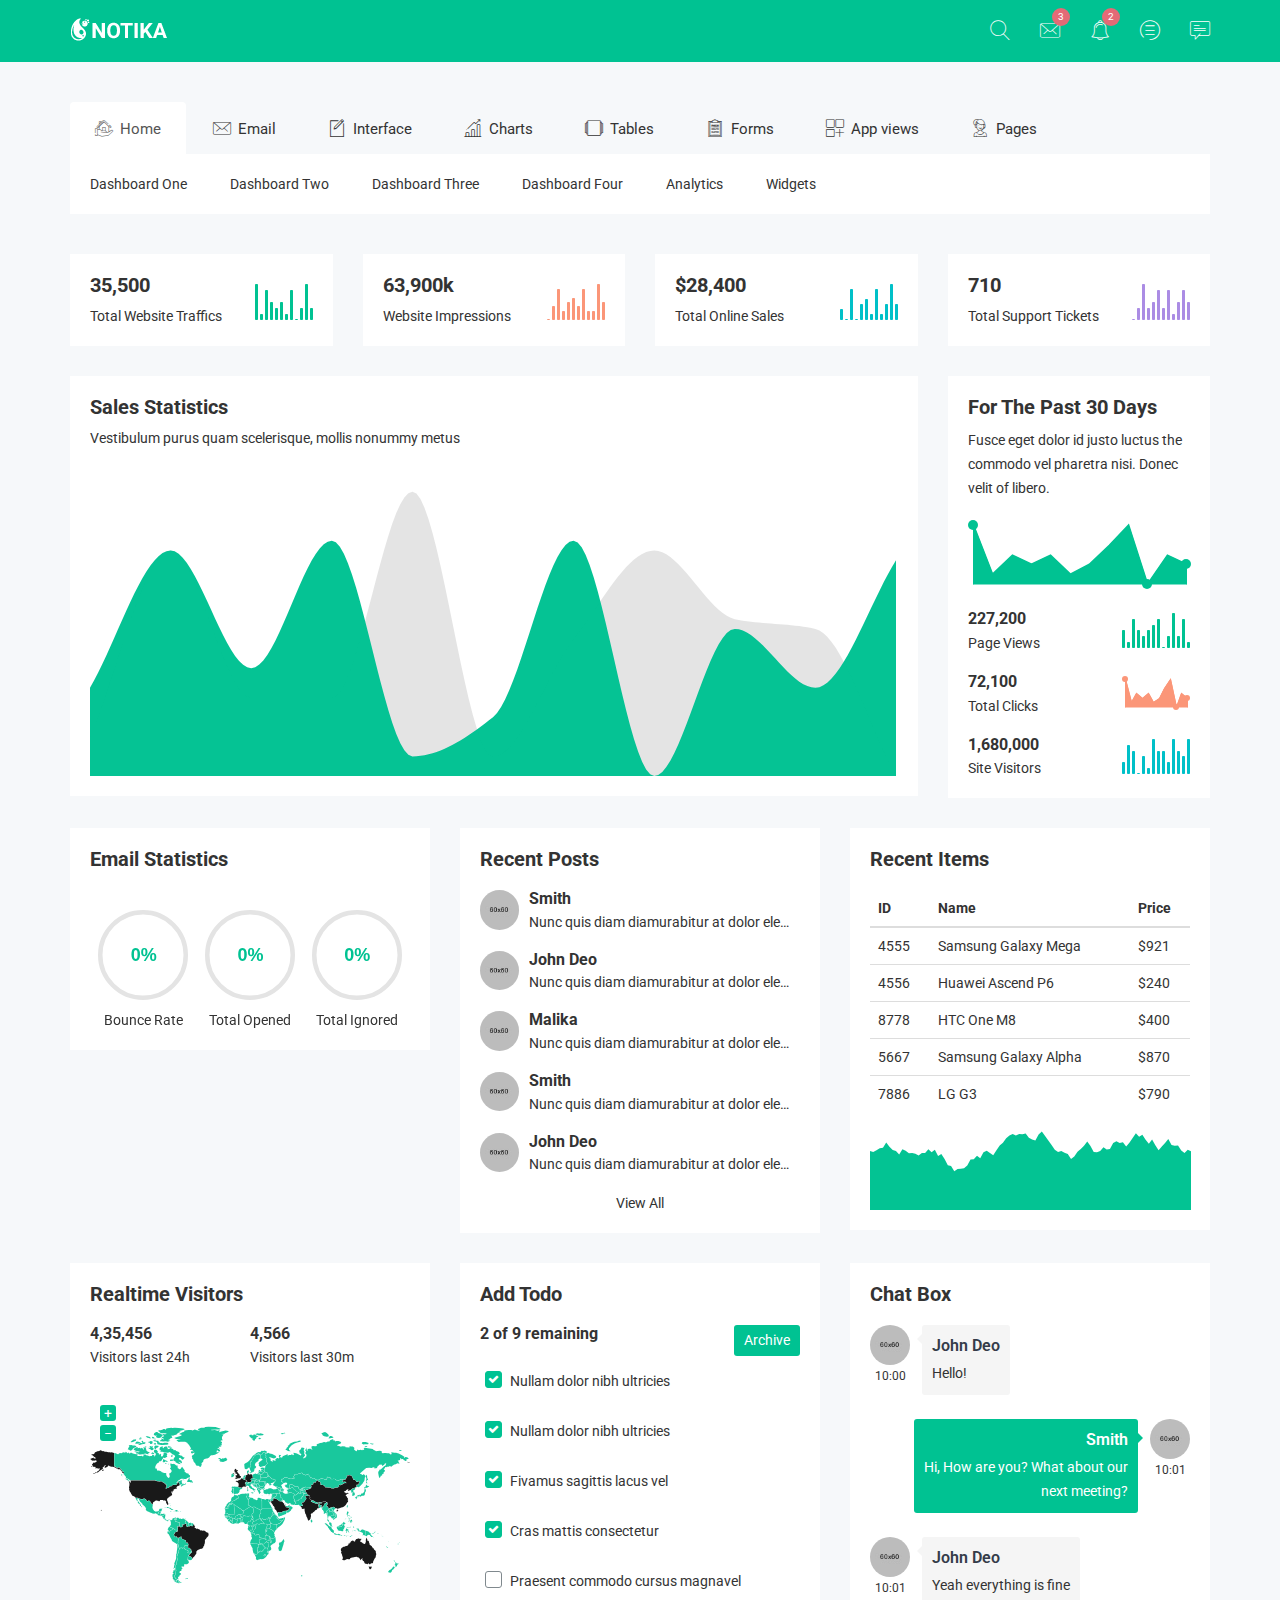
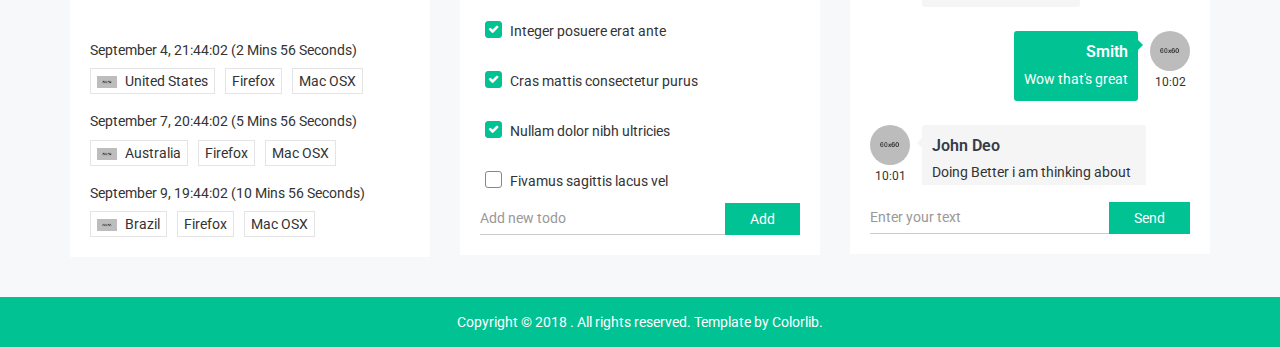
<file: HN-project/src/main/webapp/resources/green-horizotal/index.html>
<!doctype html>
<html class="no-js" lang="">

<head>
    <meta charset="utf-8">
    <meta http-equiv="x-ua-compatible" content="ie=edge">
    <title>Dashboard One | Notika - Notika Admin Template</title>
    <meta name="description" content="">
    <meta name="viewport" content="width=device-width, initial-scale=1">
    <!-- favicon
		============================================ -->
    <link rel="shortcut icon" type="image/x-icon" href="img/favicon.ico">
    <!-- Google Fonts
		============================================ -->
    <link href="https://fonts.googleapis.com/css?family=Roboto:100,300,400,700,900" rel="stylesheet">
    <!-- Bootstrap CSS
		============================================ -->
    <link rel="stylesheet" href="css/bootstrap.min.css">
    <!-- Bootstrap CSS
		============================================ -->
    <link rel="stylesheet" href="css/font-awesome.min.css">
    <!-- owl.carousel CSS
		============================================ -->
    <link rel="stylesheet" href="css/owl.carousel.css">
    <link rel="stylesheet" href="css/owl.theme.css">
    <link rel="stylesheet" href="css/owl.transitions.css">
    <!-- meanmenu CSS
		============================================ -->
    <link rel="stylesheet" href="css/meanmenu/meanmenu.min.css">
    <!-- animate CSS
		============================================ -->
    <link rel="stylesheet" href="css/animate.css">
    <!-- normalize CSS
		============================================ -->
    <link rel="stylesheet" href="css/normalize.css">
    <!-- mCustomScrollbar CSS
		============================================ -->
    <link rel="stylesheet" href="css/scrollbar/jquery.mCustomScrollbar.min.css">
    <!-- jvectormap CSS
		============================================ -->
    <link rel="stylesheet" href="css/jvectormap/jquery-jvectormap-2.0.3.css">
    <!-- notika icon CSS
		============================================ -->
    <link rel="stylesheet" href="css/notika-custom-icon.css">
    <!-- wave CSS
		============================================ -->
    <link rel="stylesheet" href="css/wave/waves.min.css">
    <!-- main CSS
		============================================ -->
    <link rel="stylesheet" href="css/main.css">
    <!-- style CSS
		============================================ -->
    <link rel="stylesheet" href="style.css">
    <!-- responsive CSS
		============================================ -->
    <link rel="stylesheet" href="css/responsive.css">
    <!-- modernizr JS
		============================================ -->
    <script src="js/vendor/modernizr-2.8.3.min.js"></script>
</head>

<body>
    <!--[if lt IE 8]>
            <p class="browserupgrade">You are using an <strong>outdated</strong> browser. Please <a href="http://browsehappy.com/">upgrade your browser</a> to improve your experience.</p>
        <![endif]-->
    <!-- Start Header Top Area -->
    <div class="header-top-area">
        <div class="container">
            <div class="row">
                <div class="col-lg-4 col-md-4 col-sm-12 col-xs-12">
                    <div class="logo-area">
                        <a href="#"><img src="img/logo/logo.png" alt="" /></a>
                    </div>
                </div>
                <div class="col-lg-8 col-md-8 col-sm-12 col-xs-12">
                    <div class="header-top-menu">
                        <ul class="nav navbar-nav notika-top-nav">
                            <li class="nav-item dropdown">
                                <a href="#" data-toggle="dropdown" role="button" aria-expanded="false" class="nav-link dropdown-toggle"><span><i class="notika-icon notika-search"></i></span></a>
                                <div role="menu" class="dropdown-menu search-dd animated flipInX">
                                    <div class="search-input">
                                        <i class="notika-icon notika-left-arrow"></i>
                                        <input type="text" />
                                    </div>
                                </div>
                            </li>
                            <li class="nav-item dropdown">
                                <a href="#" data-toggle="dropdown" role="button" aria-expanded="false" class="nav-link dropdown-toggle"><span><i class="notika-icon notika-mail"></i></span></a>
                                <div role="menu" class="dropdown-menu message-dd animated zoomIn">
                                    <div class="hd-mg-tt">
                                        <h2>Messages</h2>
                                    </div>
                                    <div class="hd-message-info">
                                        <a href="#">
                                            <div class="hd-message-sn">
                                                <div class="hd-message-img">
                                                    <img src="img/post/1.jpg" alt="" />
                                                </div>
                                                <div class="hd-mg-ctn">
                                                    <h3>David Belle</h3>
                                                    <p>Cum sociis natoque penatibus et magnis dis parturient montes</p>
                                                </div>
                                            </div>
                                        </a>
                                        <a href="#">
                                            <div class="hd-message-sn">
                                                <div class="hd-message-img">
                                                    <img src="img/post/2.jpg" alt="" />
                                                </div>
                                                <div class="hd-mg-ctn">
                                                    <h3>Jonathan Morris</h3>
                                                    <p>Cum sociis natoque penatibus et magnis dis parturient montes</p>
                                                </div>
                                            </div>
                                        </a>
                                        <a href="#">
                                            <div class="hd-message-sn">
                                                <div class="hd-message-img">
                                                    <img src="img/post/4.jpg" alt="" />
                                                </div>
                                                <div class="hd-mg-ctn">
                                                    <h3>Fredric Mitchell</h3>
                                                    <p>Cum sociis natoque penatibus et magnis dis parturient montes</p>
                                                </div>
                                            </div>
                                        </a>
                                        <a href="#">
                                            <div class="hd-message-sn">
                                                <div class="hd-message-img">
                                                    <img src="img/post/1.jpg" alt="" />
                                                </div>
                                                <div class="hd-mg-ctn">
                                                    <h3>David Belle</h3>
                                                    <p>Cum sociis natoque penatibus et magnis dis parturient montes</p>
                                                </div>
                                            </div>
                                        </a>
                                        <a href="#">
                                            <div class="hd-message-sn">
                                                <div class="hd-message-img">
                                                    <img src="img/post/2.jpg" alt="" />
                                                </div>
                                                <div class="hd-mg-ctn">
                                                    <h3>Glenn Jecobs</h3>
                                                    <p>Cum sociis natoque penatibus et magnis dis parturient montes</p>
                                                </div>
                                            </div>
                                        </a>
                                    </div>
                                    <div class="hd-mg-va">
                                        <a href="#">View All</a>
                                    </div>
                                </div>
                            </li>
                            <li class="nav-item nc-al"><a href="#" data-toggle="dropdown" role="button" aria-expanded="false" class="nav-link dropdown-toggle"><span><i class="notika-icon notika-alarm"></i></span><div class="spinner4 spinner-4"></div><div class="ntd-ctn"><span>3</span></div></a>
                                <div role="menu" class="dropdown-menu message-dd notification-dd animated zoomIn">
                                    <div class="hd-mg-tt">
                                        <h2>Notification</h2>
                                    </div>
                                    <div class="hd-message-info">
                                        <a href="#">
                                            <div class="hd-message-sn">
                                                <div class="hd-message-img">
                                                    <img src="img/post/1.jpg" alt="" />
                                                </div>
                                                <div class="hd-mg-ctn">
                                                    <h3>David Belle</h3>
                                                    <p>Cum sociis natoque penatibus et magnis dis parturient montes</p>
                                                </div>
                                            </div>
                                        </a>
                                        <a href="#">
                                            <div class="hd-message-sn">
                                                <div class="hd-message-img">
                                                    <img src="img/post/2.jpg" alt="" />
                                                </div>
                                                <div class="hd-mg-ctn">
                                                    <h3>Jonathan Morris</h3>
                                                    <p>Cum sociis natoque penatibus et magnis dis parturient montes</p>
                                                </div>
                                            </div>
                                        </a>
                                        <a href="#">
                                            <div class="hd-message-sn">
                                                <div class="hd-message-img">
                                                    <img src="img/post/4.jpg" alt="" />
                                                </div>
                                                <div class="hd-mg-ctn">
                                                    <h3>Fredric Mitchell</h3>
                                                    <p>Cum sociis natoque penatibus et magnis dis parturient montes</p>
                                                </div>
                                            </div>
                                        </a>
                                        <a href="#">
                                            <div class="hd-message-sn">
                                                <div class="hd-message-img">
                                                    <img src="img/post/1.jpg" alt="" />
                                                </div>
                                                <div class="hd-mg-ctn">
                                                    <h3>David Belle</h3>
                                                    <p>Cum sociis natoque penatibus et magnis dis parturient montes</p>
                                                </div>
                                            </div>
                                        </a>
                                        <a href="#">
                                            <div class="hd-message-sn">
                                                <div class="hd-message-img">
                                                    <img src="img/post/2.jpg" alt="" />
                                                </div>
                                                <div class="hd-mg-ctn">
                                                    <h3>Glenn Jecobs</h3>
                                                    <p>Cum sociis natoque penatibus et magnis dis parturient montes</p>
                                                </div>
                                            </div>
                                        </a>
                                    </div>
                                    <div class="hd-mg-va">
                                        <a href="#">View All</a>
                                    </div>
                                </div>
                            </li>
                            <li class="nav-item"><a href="#" data-toggle="dropdown" role="button" aria-expanded="false" class="nav-link dropdown-toggle"><span><i class="notika-icon notika-menus"></i></span><div class="spinner4 spinner-4"></div><div class="ntd-ctn"><span>2</span></div></a>
                                <div role="menu" class="dropdown-menu message-dd task-dd animated zoomIn">
                                    <div class="hd-mg-tt">
                                        <h2>Tasks</h2>
                                    </div>
                                    <div class="hd-message-info hd-task-info">
                                        <div class="skill">
                                            <div class="progress">
                                                <div class="lead-content">
                                                    <p>HTML5 Validation Report</p>
                                                </div>
                                                <div class="progress-bar wow fadeInLeft" data-progress="95%" style="width: 95%;" data-wow-duration="1.5s" data-wow-delay="1.2s"> <span>95%</span>
                                                </div>
                                            </div>
                                            <div class="progress">
                                                <div class="lead-content">
                                                    <p>Google Chrome Extension</p>
                                                </div>
                                                <div class="progress-bar wow fadeInLeft" data-progress="85%" style="width: 85%;" data-wow-duration="1.5s" data-wow-delay="1.2s"><span>85%</span> </div>
                                            </div>
                                            <div class="progress">
                                                <div class="lead-content">
                                                    <p>Social Internet Projects</p>
                                                </div>
                                                <div class="progress-bar wow fadeInLeft" data-progress="75%" style="width: 75%;" data-wow-duration="1.5s" data-wow-delay="1.2s"><span>75%</span> </div>
                                            </div>
                                            <div class="progress">
                                                <div class="lead-content">
                                                    <p>Bootstrap Admin</p>
                                                </div>
                                                <div class="progress-bar wow fadeInLeft" data-progress="93%" style="width: 65%;" data-wow-duration="1.5s" data-wow-delay="1.2s"><span>65%</span> </div>
                                            </div>
                                            <div class="progress progress-bt">
                                                <div class="lead-content">
                                                    <p>Youtube App</p>
                                                </div>
                                                <div class="progress-bar wow fadeInLeft" data-progress="55%" style="width: 55%;" data-wow-duration="1.5s" data-wow-delay="1.2s"><span>55%</span> </div>
                                            </div>
                                        </div>
                                    </div>
                                    <div class="hd-mg-va">
                                        <a href="#">View All</a>
                                    </div>
                                </div>
                            </li>
                            <li class="nav-item"><a href="#" data-toggle="dropdown" role="button" aria-expanded="false" class="nav-link dropdown-toggle"><span><i class="notika-icon notika-chat"></i></span></a>
                                <div role="menu" class="dropdown-menu message-dd chat-dd animated zoomIn">
                                    <div class="hd-mg-tt">
                                        <h2>Chat</h2>
                                    </div>
                                    <div class="search-people">
                                        <i class="notika-icon notika-left-arrow"></i>
                                        <input type="text" placeholder="Search People" />
                                    </div>
                                    <div class="hd-message-info">
                                        <a href="#">
                                            <div class="hd-message-sn">
                                                <div class="hd-message-img chat-img">
                                                    <img src="img/post/1.jpg" alt="" />
                                                    <div class="chat-avaible"><i class="notika-icon notika-dot"></i></div>
                                                </div>
                                                <div class="hd-mg-ctn">
                                                    <h3>David Belle</h3>
                                                    <p>Available</p>
                                                </div>
                                            </div>
                                        </a>
                                        <a href="#">
                                            <div class="hd-message-sn">
                                                <div class="hd-message-img chat-img">
                                                    <img src="img/post/2.jpg" alt="" />
                                                </div>
                                                <div class="hd-mg-ctn">
                                                    <h3>Jonathan Morris</h3>
                                                    <p>Last seen 3 hours ago</p>
                                                </div>
                                            </div>
                                        </a>
                                        <a href="#">
                                            <div class="hd-message-sn">
                                                <div class="hd-message-img chat-img">
                                                    <img src="img/post/4.jpg" alt="" />
                                                </div>
                                                <div class="hd-mg-ctn">
                                                    <h3>Fredric Mitchell</h3>
                                                    <p>Last seen 2 minutes ago</p>
                                                </div>
                                            </div>
                                        </a>
                                        <a href="#">
                                            <div class="hd-message-sn">
                                                <div class="hd-message-img chat-img">
                                                    <img src="img/post/1.jpg" alt="" />
                                                    <div class="chat-avaible"><i class="notika-icon notika-dot"></i></div>
                                                </div>
                                                <div class="hd-mg-ctn">
                                                    <h3>David Belle</h3>
                                                    <p>Available</p>
                                                </div>
                                            </div>
                                        </a>
                                        <a href="#">
                                            <div class="hd-message-sn">
                                                <div class="hd-message-img chat-img">
                                                    <img src="img/post/2.jpg" alt="" />
                                                    <div class="chat-avaible"><i class="notika-icon notika-dot"></i></div>
                                                </div>
                                                <div class="hd-mg-ctn">
                                                    <h3>Glenn Jecobs</h3>
                                                    <p>Available</p>
                                                </div>
                                            </div>
                                        </a>
                                    </div>
                                    <div class="hd-mg-va">
                                        <a href="#">View All</a>
                                    </div>
                                </div>
                            </li>
                        </ul>
                    </div>
                </div>
            </div>
        </div>
    </div>
    <!-- End Header Top Area -->
    <!-- Mobile Menu start -->
    <div class="mobile-menu-area">
        <div class="container">
            <div class="row">
                <div class="col-lg-12 col-md-12 col-sm-12 col-xs-12">
                    <div class="mobile-menu">
                        <nav id="dropdown">
                            <ul class="mobile-menu-nav">
                                <li><a data-toggle="collapse" data-target="#Charts" href="#">Home</a>
                                    <ul class="collapse dropdown-header-top">
                                        <li><a href="index.html">Dashboard One</a></li>
                                        <li><a href="index-2.html">Dashboard Two</a></li>
                                        <li><a href="index-3.html">Dashboard Three</a></li>
                                        <li><a href="index-4.html">Dashboard Four</a></li>
                                        <li><a href="analytics.html">Analytics</a></li>
                                        <li><a href="widgets.html">Widgets</a></li>
                                    </ul>
                                </li>
                                <li><a data-toggle="collapse" data-target="#demoevent" href="#">Email</a>
                                    <ul id="demoevent" class="collapse dropdown-header-top">
                                        <li><a href="inbox.html">Inbox</a></li>
                                        <li><a href="view-email.html">View Email</a></li>
                                        <li><a href="compose-email.html">Compose Email</a></li>
                                    </ul>
                                </li>
                                <li><a data-toggle="collapse" data-target="#democrou" href="#">Interface</a>
                                    <ul id="democrou" class="collapse dropdown-header-top">
                                        <li><a href="animations.html">Animations</a></li>
                                        <li><a href="google-map.html">Google Map</a></li>
                                        <li><a href="data-map.html">Data Maps</a></li>
                                        <li><a href="code-editor.html">Code Editor</a></li>
                                        <li><a href="image-cropper.html">Images Cropper</a></li>
                                        <li><a href="wizard.html">Wizard</a></li>
                                    </ul>
                                </li>
                                <li><a data-toggle="collapse" data-target="#demolibra" href="#">Charts</a>
                                    <ul id="demolibra" class="collapse dropdown-header-top">
                                        <li><a href="flot-charts.html">Flot Charts</a></li>
                                        <li><a href="bar-charts.html">Bar Charts</a></li>
                                        <li><a href="line-charts.html">Line Charts</a></li>
                                        <li><a href="area-charts.html">Area Charts</a></li>
                                    </ul>
                                </li>
                                <li><a data-toggle="collapse" data-target="#demodepart" href="#">Tables</a>
                                    <ul id="demodepart" class="collapse dropdown-header-top">
                                        <li><a href="normal-table.html">Normal Table</a></li>
                                        <li><a href="data-table.html">Data Table</a></li>
                                    </ul>
                                </li>
                                <li><a data-toggle="collapse" data-target="#demo" href="#">Forms</a>
                                    <ul id="demo" class="collapse dropdown-header-top">
                                        <li><a href="form-elements.html">Form Elements</a></li>
                                        <li><a href="form-components.html">Form Components</a></li>
                                        <li><a href="form-examples.html">Form Examples</a></li>
                                    </ul>
                                </li>
                                <li><a data-toggle="collapse" data-target="#Miscellaneousmob" href="#">App views</a>
                                    <ul id="Miscellaneousmob" class="collapse dropdown-header-top">
                                        <li><a href="notification.html">Notifications</a>
                                        </li>
                                        <li><a href="alert.html">Alerts</a>
                                        </li>
                                        <li><a href="modals.html">Modals</a>
                                        </li>
                                        <li><a href="buttons.html">Buttons</a>
                                        </li>
                                        <li><a href="tabs.html">Tabs</a>
                                        </li>
                                        <li><a href="accordion.html">Accordion</a>
                                        </li>
                                        <li><a href="dialog.html">Dialogs</a>
                                        </li>
                                        <li><a href="popovers.html">Popovers</a>
                                        </li>
                                        <li><a href="tooltips.html">Tooltips</a>
                                        </li>
                                        <li><a href="dropdown.html">Dropdowns</a>
                                        </li>
                                    </ul>
                                </li>
                                <li><a data-toggle="collapse" data-target="#Pagemob" href="#">Pages</a>
                                    <ul id="Pagemob" class="collapse dropdown-header-top">
                                        <li><a href="contact.html">Contact</a>
                                        </li>
                                        <li><a href="invoice.html">Invoice</a>
                                        </li>
                                        <li><a href="typography.html">Typography</a>
                                        </li>
                                        <li><a href="color.html">Color</a>
                                        </li>
                                        <li><a href="login-register.html">Login Register</a>
                                        </li>
                                        <li><a href="404.html">404 Page</a>
                                        </li>
                                    </ul>
                                </li>
                            </ul>
                        </nav>
                    </div>
                </div>
            </div>
        </div>
    </div>
    <!-- Mobile Menu end -->
    <!-- Main Menu area start-->
    <div class="main-menu-area mg-tb-40">
        <div class="container">
            <div class="row">
                <div class="col-lg-12 col-md-12 col-sm-12 col-xs-12">
                    <ul class="nav nav-tabs notika-menu-wrap menu-it-icon-pro">
                        <li class="active"><a data-toggle="tab" href="#Home"><i class="notika-icon notika-house"></i> Home</a>
                        </li>
                        <li><a data-toggle="tab" href="#mailbox"><i class="notika-icon notika-mail"></i> Email</a>
                        </li>
                        <li><a data-toggle="tab" href="#Interface"><i class="notika-icon notika-edit"></i> Interface</a>
                        </li>
                        <li><a data-toggle="tab" href="#Charts"><i class="notika-icon notika-bar-chart"></i> Charts</a>
                        </li>
                        <li><a data-toggle="tab" href="#Tables"><i class="notika-icon notika-windows"></i> Tables</a>
                        </li>
                        <li><a data-toggle="tab" href="#Forms"><i class="notika-icon notika-form"></i> Forms</a>
                        </li>
                        <li><a data-toggle="tab" href="#Appviews"><i class="notika-icon notika-app"></i> App views</a>
                        </li>
                        <li><a data-toggle="tab" href="#Page"><i class="notika-icon notika-support"></i> Pages</a>
                        </li>
                    </ul>
                    <div class="tab-content custom-menu-content">
                        <div id="Home" class="tab-pane in active notika-tab-menu-bg animated flipInX">
                            <ul class="notika-main-menu-dropdown">
                                <li><a href="index.html">Dashboard One</a>
                                </li>
                                <li><a href="index-2.html">Dashboard Two</a>
                                </li>
                                <li><a href="index-3.html">Dashboard Three</a>
                                </li>
                                <li><a href="index-4.html">Dashboard Four</a>
                                </li>
                                <li><a href="analytics.html">Analytics</a>
                                </li>
                                <li><a href="widgets.html">Widgets</a>
                                </li>
                            </ul>
                        </div>
                        <div id="mailbox" class="tab-pane notika-tab-menu-bg animated flipInX">
                            <ul class="notika-main-menu-dropdown">
                                <li><a href="inbox.html">Inbox</a>
                                </li>
                                <li><a href="view-email.html">View Email</a>
                                </li>
                                <li><a href="compose-email.html">Compose Email</a>
                                </li>
                            </ul>
                        </div>
                        <div id="Interface" class="tab-pane notika-tab-menu-bg animated flipInX">
                            <ul class="notika-main-menu-dropdown">
                                <li><a href="animations.html">Animations</a>
                                </li>
                                <li><a href="google-map.html">Google Map</a>
                                </li>
                                <li><a href="data-map.html">Data Maps</a>
                                </li>
                                <li><a href="code-editor.html">Code Editor</a>
                                </li>
                                <li><a href="image-cropper.html">Images Cropper</a>
                                </li>
                                <li><a href="wizard.html">Wizard</a>
                                </li>
                            </ul>
                        </div>
                        <div id="Charts" class="tab-pane notika-tab-menu-bg animated flipInX">
                            <ul class="notika-main-menu-dropdown">
                                <li><a href="flot-charts.html">Flot Charts</a>
                                </li>
                                <li><a href="bar-charts.html">Bar Charts</a>
                                </li>
                                <li><a href="line-charts.html">Line Charts</a>
                                </li>
                                <li><a href="area-charts.html">Area Charts</a>
                                </li>
                            </ul>
                        </div>
                        <div id="Tables" class="tab-pane notika-tab-menu-bg animated flipInX">
                            <ul class="notika-main-menu-dropdown">
                                <li><a href="normal-table.html">Normal Table</a>
                                </li>
                                <li><a href="data-table.html">Data Table</a>
                                </li>
                            </ul>
                        </div>
                        <div id="Forms" class="tab-pane notika-tab-menu-bg animated flipInX">
                            <ul class="notika-main-menu-dropdown">
                                <li><a href="form-elements.html">Form Elements</a>
                                </li>
                                <li><a href="form-components.html">Form Components</a>
                                </li>
                                <li><a href="form-examples.html">Form Examples</a>
                                </li>
                            </ul>
                        </div>
                        <div id="Appviews" class="tab-pane notika-tab-menu-bg animated flipInX">
                            <ul class="notika-main-menu-dropdown">
                                <li><a href="notification.html">Notifications</a>
                                </li>
                                <li><a href="alert.html">Alerts</a>
                                </li>
                                <li><a href="modals.html">Modals</a>
                                </li>
                                <li><a href="buttons.html">Buttons</a>
                                </li>
                                <li><a href="tabs.html">Tabs</a>
                                </li>
                                <li><a href="accordion.html">Accordion</a>
                                </li>
                                <li><a href="dialog.html">Dialogs</a>
                                </li>
                                <li><a href="popovers.html">Popovers</a>
                                </li>
                                <li><a href="tooltips.html">Tooltips</a>
                                </li>
                                <li><a href="dropdown.html">Dropdowns</a>
                                </li>
                            </ul>
                        </div>
                        <div id="Page" class="tab-pane notika-tab-menu-bg animated flipInX">
                            <ul class="notika-main-menu-dropdown">
                                <li><a href="contact.html">Contact</a>
                                </li>
                                <li><a href="invoice.html">Invoice</a>
                                </li>
                                <li><a href="typography.html">Typography</a>
                                </li>
                                <li><a href="color.html">Color</a>
                                </li>
                                <li><a href="login-register.html">Login Register</a>
                                </li>
                                <li><a href="404.html">404 Page</a>
                                </li>
                            </ul>
                        </div>
                    </div>
                </div>
            </div>
        </div>
    </div>
    <!-- Main Menu area End-->
    <!-- Start Status area -->
    <div class="notika-status-area">
        <div class="container">
            <div class="row">
                <div class="col-lg-3 col-md-6 col-sm-6 col-xs-12">
                    <div class="wb-traffic-inner notika-shadow sm-res-mg-t-30 tb-res-mg-t-30">
                        <div class="website-traffic-ctn">
                            <h2><span class="counter">50,000</span></h2>
                            <p>Total Website Traffics</p>
                        </div>
                        <div class="sparkline-bar-stats1">9,4,8,6,5,6,4,8,3,5,9,5</div>
                    </div>
                </div>
                <div class="col-lg-3 col-md-6 col-sm-6 col-xs-12">
                    <div class="wb-traffic-inner notika-shadow sm-res-mg-t-30 tb-res-mg-t-30">
                        <div class="website-traffic-ctn">
                            <h2><span class="counter">90,000</span>k</h2>
                            <p>Website Impressions</p>
                        </div>
                        <div class="sparkline-bar-stats2">1,4,8,3,5,6,4,8,3,3,9,5</div>
                    </div>
                </div>
                <div class="col-lg-3 col-md-6 col-sm-6 col-xs-12">
                    <div class="wb-traffic-inner notika-shadow sm-res-mg-t-30 tb-res-mg-t-30 dk-res-mg-t-30">
                        <div class="website-traffic-ctn">
                            <h2>$<span class="counter">40,000</span></h2>
                            <p>Total Online Sales</p>
                        </div>
                        <div class="sparkline-bar-stats3">4,2,8,2,5,6,3,8,3,5,9,5</div>
                    </div>
                </div>
                <div class="col-lg-3 col-md-6 col-sm-6 col-xs-12">
                    <div class="wb-traffic-inner notika-shadow sm-res-mg-t-30 tb-res-mg-t-30 dk-res-mg-t-30">
                        <div class="website-traffic-ctn">
                            <h2><span class="counter">1,000</span></h2>
                            <p>Total Support Tickets</p>
                        </div>
                        <div class="sparkline-bar-stats4">2,4,8,4,5,7,4,7,3,5,7,5</div>
                    </div>
                </div>
            </div>
        </div>
    </div>
    <!-- End Status area-->
    <!-- Start Sale Statistic area-->
    <div class="sale-statistic-area">
        <div class="container">
            <div class="row">
                <div class="col-lg-9 col-md-8 col-sm-7 col-xs-12">
                    <div class="sale-statistic-inner notika-shadow mg-tb-30">
                        <div class="curved-inner-pro">
                            <div class="curved-ctn">
                                <h2>Sales Statistics</h2>
                                <p>Vestibulum purus quam scelerisque, mollis nonummy metus</p>
                            </div>
                        </div>
                        <div id="curved-line-chart" class="flot-chart-sts flot-chart"></div>
                    </div>
                </div>
                <div class="col-lg-3 col-md-4 col-sm-5 col-xs-12">
                    <div class="statistic-right-area notika-shadow mg-tb-30 sm-res-mg-t-0">
                        <div class="past-day-statis">
                            <h2>For The Past 30 Days</h2>
                            <p>Fusce eget dolor id justo luctus the commodo vel pharetra nisi. Donec velit of libero.</p>
                        </div>
						<div class="dash-widget-visits"></div>
                        <div class="past-statistic-an">
                            <div class="past-statistic-ctn">
                                <h3><span class="counter">3,20,000</span></h3>
                                <p>Page Views</p>
                            </div>
                            <div class="past-statistic-graph">
                                <div class="stats-bar"></div>
                            </div>
                        </div>
                        <div class="past-statistic-an">
                            <div class="past-statistic-ctn">
                                <h3><span class="counter">1,03,000</span></h3>
                                <p>Total Clicks</p>
                            </div>
                            <div class="past-statistic-graph">
                                <div class="stats-line"></div>
                            </div>
                        </div>
                        <div class="past-statistic-an">
                            <div class="past-statistic-ctn">
                                <h3><span class="counter">24,00,000</span></h3>
                                <p>Site Visitors</p>
                            </div>
                            <div class="past-statistic-graph">
                                <div class="stats-bar-2"></div>
                            </div>
                        </div>
                    </div>
                </div>
            </div>
        </div>
    </div>
    <!-- End Sale Statistic area-->
    <!-- Start Email Statistic area-->
    <div class="notika-email-post-area">
        <div class="container">
            <div class="row">
                <div class="col-lg-4 col-md-6 col-sm-6 col-xs-12">
                    <div class="email-statis-inner notika-shadow">
                        <div class="email-ctn-round">
                            <div class="email-rdn-hd">
								<h2>Email Statistics</h2>
							</div>
                           <!--  <div class="email-statis-wrap">
                                <div class="email-round-nock">
                                    <input type="text" class="knob" value="0" data-rel="55" data-linecap="round" data-width="130" data-bgcolor="#E4E4E4" data-fgcolor="#00c292" data-thickness=".10" data-readonly="true">
                                </div>
                                <div class="email-ctn-nock">
                                    <p>Total Emails Sent</p>
                                </div>
                            </div> -->
                            <div class="email-round-gp">
                                <div class="email-round-pro">
                                    <div class="email-signle-gp">
                                        <input type="text" class="knob" value="0" data-rel="75" data-linecap="round" data-width="90" data-bgcolor="#E4E4E4" data-fgcolor="#00c292" data-thickness=".10" data-readonly="true" disabled>
                                    </div>
                                    <div class="email-ctn-nock">
                                        <p>Bounce Rate</p>
                                    </div>
                                </div>
                                <div class="email-round-pro">
                                    <div class="email-signle-gp">
                                        <input type="text" class="knob" value="0" data-rel="35" data-linecap="round" data-width="90" data-bgcolor="#E4E4E4" data-fgcolor="#00c292" data-thickness=".10" data-readonly="true" disabled>
                                    </div>
                                    <div class="email-ctn-nock">
                                        <p>Total Opened</p>
                                    </div>
                                </div>
                                <div class="email-round-pro sm-res-ds-n lg-res-mg-bl">
                                    <div class="email-signle-gp">
                                        <input type="text" class="knob" value="0" data-rel="45" data-linecap="round" data-width="90" data-bgcolor="#E4E4E4" data-fgcolor="#00c292" data-thickness=".10" data-readonly="true" disabled>
                                    </div>
                                    <div class="email-ctn-nock">
                                        <p>Total Ignored</p>
                                    </div>
                                </div>
                            </div>
                        </div>
                    </div>
                </div>
                <div class="col-lg-4 col-md-6 col-sm-6 col-xs-12">
                    <div class="recent-post-wrapper notika-shadow sm-res-mg-t-30 tb-res-ds-n dk-res-ds">
                        <div class="recent-post-ctn">
                            <div class="recent-post-title">
                                <h2>Recent Posts</h2>
                            </div>
                        </div>
                        <div class="recent-post-items">
                            <div class="recent-post-signle rct-pt-mg-wp">
                                <a href="#">
                                    <div class="recent-post-flex">
                                        <div class="recent-post-img">
                                            <img src="img/post/2.jpg" alt="" />
                                        </div>
                                        <div class="recent-post-it-ctn">
                                            <h2>Smith</h2>
                                            <p>Nunc quis diam diamurabitur at dolor elementum, dictum turpis vel</p>
                                        </div>
                                    </div>
                                </a>
                            </div>
                            <div class="recent-post-signle">
                                <a href="#">
                                    <div class="recent-post-flex rct-pt-mg">
                                        <div class="recent-post-img">
                                            <img src="img/post/1.jpg" alt="" />
                                        </div>
                                        <div class="recent-post-it-ctn">
                                            <h2>John Deo</h2>
                                            <p>Nunc quis diam diamurabitur at dolor elementum, dictum turpis vel</p>
                                        </div>
                                    </div>
                                </a>
                            </div>
                            <div class="recent-post-signle">
                                <a href="#">
                                    <div class="recent-post-flex rct-pt-mg">
                                        <div class="recent-post-img">
                                            <img src="img/post/4.jpg" alt="" />
                                        </div>
                                        <div class="recent-post-it-ctn">
                                            <h2>Malika</h2>
                                            <p>Nunc quis diam diamurabitur at dolor elementum, dictum turpis vel</p>
                                        </div>
                                    </div>
                                </a>
                            </div>
                            <div class="recent-post-signle">
                                <a href="#">
                                    <div class="recent-post-flex rct-pt-mg">
                                        <div class="recent-post-img">
                                            <img src="img/post/2.jpg" alt="" />
                                        </div>
                                        <div class="recent-post-it-ctn">
                                            <h2>Smith</h2>
                                            <p>Nunc quis diam diamurabitur at dolor elementum, dictum turpis vel</p>
                                        </div>
                                    </div>
                                </a>
                            </div>
                            <div class="recent-post-signle">
                                <a href="#">
                                    <div class="recent-post-flex rct-pt-mg">
                                        <div class="recent-post-img">
                                            <img src="img/post/1.jpg" alt="" />
                                        </div>
                                        <div class="recent-post-it-ctn">
                                            <h2>John Deo</h2>
                                            <p>Nunc quis diam diamurabitur at dolor elementum, dictum turpis vel</p>
                                        </div>
                                    </div>
                                </a>
                            </div>
                            <div class="recent-post-signle">
                                <a href="#">
                                    <div class="recent-post-flex rc-ps-vw">
                                        <div class="recent-post-line rct-pt-mg">
                                            <p>View All</p>
                                        </div>
                                    </div>
                                </a>
                            </div>
                        </div>
                    </div>
                </div>
                <div class="col-lg-4 col-md-6 col-sm-6 col-xs-12">
                    <div class="recent-items-wp notika-shadow sm-res-mg-t-30">
                        <div class="rc-it-ltd">
                            <div class="recent-items-ctn">
                                <div class="recent-items-title">
                                    <h2>Recent Items</h2>
                                </div>
                            </div>
                            <div class="recent-items-inn">
                                <table class="table table-inner table-vmiddle">
                                    <thead>
                                        <tr>
                                            <th>ID</th>
                                            <th>Name</th>
                                            <th style="width: 60px">Price</th>
                                        </tr>
                                    </thead>
                                    <tbody>
                                        <tr>
                                            <td class="f-500 c-cyan">4555</td>
                                            <td>Samsung Galaxy Mega</td>
                                            <td class="f-500 c-cyan">$921</td>
                                        </tr>
                                        <tr>
                                            <td class="f-500 c-cyan">4556</td>
                                            <td>Huawei Ascend P6</td>
                                            <td class="f-500 c-cyan">$240</td>
                                        </tr>
                                        <tr>
                                            <td class="f-500 c-cyan">8778</td>
                                            <td>HTC One M8</td>
                                            <td class="f-500 c-cyan">$400</td>
                                        </tr>
                                        <tr>
                                            <td class="f-500 c-cyan">5667</td>
                                            <td>Samsung Galaxy Alpha</td>
                                            <td class="f-500 c-cyan">$870</td>
                                        </tr>
                                        <tr>
                                            <td class="f-500 c-cyan">7886</td>
                                            <td>LG G3</td>
                                            <td class="f-500 c-cyan">$790</td>
                                        </tr>
                                    </tbody>
                                </table>
                            </div>
							<div id="recent-items-chart" class="flot-chart-items flot-chart vt-ct-it tb-rc-it-res"></div>
                        </div>
                    </div>
                </div>
            </div>
        </div>
    </div>
    <!-- End Email Statistic area-->
    <!-- Start Realtime sts area-->
    <div class="realtime-statistic-area">
        <div class="container">
            <div class="row">
                <div class="col-lg-4 col-md-6 col-sm-6 col-xs-12">
                    <div class="realtime-wrap notika-shadow mg-t-30">
                        <div class="realtime-ctn">
                            <div class="realtime-title">
                                <h2>Realtime Visitors</h2>
                            </div>
                        </div>
                        <div class="realtime-visitor-ctn">
                            <div class="realtime-vst-sg">
                                <h4><span class="counter">4,35,456</span></h4>
                                <p>Visitors last 24h</p>
                            </div>
                            <div class="realtime-vst-sg">
                                <h4><span class="counter">4,566</span></h4>
                                <p>Visitors last 30m</p>
                            </div>
                        </div>
                        <div class="realtime-map">
                            <div class="vectorjsmarp" id="world-map"></div>
                        </div>
                        <div class="realtime-country-ctn realtime-ltd-mg">
                            <h5>September 4, 21:44:02 (2 Mins 56 Seconds)</h5>
                            <div class="realtime-ctn-bw">
                                <div class="realtime-ctn-st">
                                    <span><img src="img/country/1.png" alt="" /></span> <span>United States</span>
                                </div>
                                <div class="realtime-bw">
                                    <span>Firefox</span>
                                </div>
                                <div class="realtime-bw">
                                    <span>Mac OSX</span>
                                </div>
                            </div>
                        </div>
                        <div class="realtime-country-ctn">
                            <h5>September 7, 20:44:02 (5 Mins 56 Seconds)</h5>
                            <div class="realtime-ctn-bw">
                                <div class="realtime-ctn-st">
                                    <span><img src="img/country/2.png" alt="" /></span> <span>Australia</span>
                                </div>
                                <div class="realtime-bw">
                                    <span>Firefox</span>
                                </div>
                                <div class="realtime-bw">
                                    <span>Mac OSX</span>
                                </div>
                            </div>
                        </div>
                        <div class="realtime-country-ctn">
                            <h5>September 9, 19:44:02 (10 Mins 56 Seconds)</h5>
                            <div class="realtime-ctn-bw">
                                <div class="realtime-ctn-st">
                                    <span><img src="img/country/3.png" alt="" /></span> <span>Brazil</span>
                                </div>
                                <div class="realtime-bw">
                                    <span>Firefox</span>
                                </div>
                                <div class="realtime-bw">
                                    <span>Mac OSX</span>
                                </div>
                            </div>
                        </div>
                    </div>
                </div>
                <div class="col-lg-4 col-md-6 col-sm-6 col-xs-12">
                    <div class="add-todo-list notika-shadow mg-t-30">
                        <div class="realtime-ctn">
                            <div class="realtime-title">
                                <h2>Add Todo</h2>
                            </div>
                        </div>
                        <div class="card-box">
                            <div class="todoapp">
                                <div class="row">
                                    <div class="col-sm-6 col-md-6 col-sm-6 col-xs-12">
                                        <h4 id="todo-message"><span id="todo-remaining"></span> of <span id="todo-total"></span> remaining</h4>
                                    </div>
                                    <div class="col-sm-6 col-md-6 col-sm-6 col-xs-12">
                                        <div class="notika-todo-btn">
                                            <a href="#" class="pull-right btn btn-primary btn-sm" id="btn-archive">Archive</a>
                                        </div>
                                    </div>
                                </div>
                                <div class="notika-todo-scrollbar">
                                    <ul class="list-group no-margn todo-list" id="todo-list"></ul>
                                </div>
                                <div id="todo-form">
                                    <div class="row">
                                        <div class="col-sm-12 col-md-12 col-sm-12 col-xs-12 todo-inputbar">
                                            <div class="form-group todo-flex">
                                                <div class="nk-int-st">
                                                    <input type="text" id="todo-input-text" name="todo-input-text" class="form-control" placeholder="Add new todo">
                                                </div>
                                                <div class="todo-send">
                                                    <button class="btn-primary btn-md btn-block btn notika-add-todo" type="button" id="todo-btn-submit">Add</button>
                                                </div>
                                            </div>
                                        </div>
                                    </div>
                                </div>
                            </div>
                        </div>
                    </div>
                </div>
                <div class="col-lg-4 col-md-6 col-sm-6 col-xs-12">
                    <div class="notika-chat-list notika-shadow mg-t-30 tb-res-ds-n dk-res-ds">
                        <div class="realtime-ctn">
                            <div class="realtime-title">
                                <h2>Chat Box</h2>
                            </div>
                        </div>
                        <div class="card-box">
                            <div class="chat-conversation">
                                <div class="widgets-chat-scrollbar">
                                    <ul class="conversation-list">
                                        <li class="clearfix">
                                            <div class="chat-avatar">
                                                <img src="img/post/1.jpg" alt="male">
                                                <i>10:00</i>
                                            </div>
                                            <div class="conversation-text">
                                                <div class="ctext-wrap">
                                                    <i>John Deo</i>
                                                    <p>
                                                        Hello!
                                                    </p>
                                                </div>
                                            </div>
                                        </li>
                                        <li class="clearfix odd">
                                            <div class="chat-avatar">
                                                <img src="img/post/2.jpg" alt="Female">
                                                <i>10:01</i>
                                            </div>
                                            <div class="conversation-text">
                                                <div class="ctext-wrap chat-widgets-cn">
                                                    <i>Smith</i>
                                                    <p>
                                                        Hi, How are you? What about our next meeting?
                                                    </p>
                                                </div>
                                            </div>
                                        </li>
                                        <li class="clearfix">
                                            <div class="chat-avatar">
                                                <img src="img/post/1.jpg" alt="male">
                                                <i>10:01</i>
                                            </div>
                                            <div class="conversation-text">
                                                <div class="ctext-wrap">
                                                    <i>John Deo</i>
                                                    <p>
                                                        Yeah everything is fine
                                                    </p>
                                                </div>
                                            </div>
                                        </li>
                                        <li class="clearfix odd">
                                            <div class="chat-avatar">
                                                <img src="img/post/2.jpg" alt="male">
                                                <i>10:02</i>
                                            </div>
                                            <div class="conversation-text">
                                                <div class="ctext-wrap chat-widgets-cn">
                                                    <i>Smith</i>
                                                    <p>
                                                        Wow that's great
                                                    </p>
                                                </div>
                                            </div>
                                        </li>
                                        <li class="clearfix">
                                            <div class="chat-avatar">
                                                <img src="img/post/1.jpg" alt="male">
                                                <i>10:01</i>
                                            </div>
                                            <div class="conversation-text">
                                                <div class="ctext-wrap">
                                                    <i>John Deo</i>
                                                    <p>
                                                        Doing Better i am thinking about that..
                                                    </p>
                                                </div>
                                            </div>
                                        </li>
                                        <li class="clearfix odd">
                                            <div class="chat-avatar">
                                                <img src="img/post/2.jpg" alt="male">
                                                <i>10:02</i>
                                            </div>
                                            <div class="conversation-text">
                                                <div class="ctext-wrap chat-widgets-cn">
                                                    <i>Smith</i>
                                                    <p>
                                                        Wow, You also tallent man...
                                                    </p>
                                                </div>
                                            </div>
                                        </li>
                                    </ul>
                                </div>
                                <div class="chat-widget-input">
                                    <div class="row">
                                        <div class="col-sm-12 col-md-12 col-sm-12 col-xs-12 chat-inputbar">
                                            <div class="form-group todo-flex">
                                                <div class="nk-int-st">
                                                    <input type="text" class="form-control chat-input" placeholder="Enter your text">
                                                </div>
                                                <div class="chat-send">
                                                    <button type="submit" class="btn btn-md btn-primary btn-block notika-chat-btn">Send</button>
                                                </div>
                                            </div>
                                        </div>
                                    </div>
                                </div>
                            </div>
                        </div>
                    </div>
                </div>
            </div>
        </div>
    </div>
    <!-- End Realtime sts area-->
    <!-- Start Footer area-->
    <div class="footer-copyright-area">
        <div class="container">
            <div class="row">
                <div class="col-lg-12 col-md-12 col-sm-12 col-xs-12">
                    <div class="footer-copy-right">
                        <p>Copyright © 2018 
. All rights reserved. Template by <a href="https://colorlib.com">Colorlib</a>.</p>
                    </div>
                </div>
            </div>
        </div>
    </div>
    <!-- End Footer area-->
    <!-- jquery
		============================================ -->
    <script src="js/vendor/jquery-1.12.4.min.js"></script>
    <!-- bootstrap JS
		============================================ -->
    <script src="js/bootstrap.min.js"></script>
    <!-- wow JS
		============================================ -->
    <script src="js/wow.min.js"></script>
    <!-- price-slider JS
		============================================ -->
    <script src="js/jquery-price-slider.js"></script>
    <!-- owl.carousel JS
		============================================ -->
    <script src="js/owl.carousel.min.js"></script>
    <!-- scrollUp JS
		============================================ -->
    <script src="js/jquery.scrollUp.min.js"></script>
    <!-- meanmenu JS
		============================================ -->
    <script src="js/meanmenu/jquery.meanmenu.js"></script>
    <!-- counterup JS
		============================================ -->
    <script src="js/counterup/jquery.counterup.min.js"></script>
    <script src="js/counterup/waypoints.min.js"></script>
    <script src="js/counterup/counterup-active.js"></script>
    <!-- mCustomScrollbar JS
		============================================ -->
    <script src="js/scrollbar/jquery.mCustomScrollbar.concat.min.js"></script>
    <!-- jvectormap JS
		============================================ -->
    <script src="js/jvectormap/jquery-jvectormap-2.0.2.min.js"></script>
    <script src="js/jvectormap/jquery-jvectormap-world-mill-en.js"></script>
    <script src="js/jvectormap/jvectormap-active.js"></script>
    <!-- sparkline JS
		============================================ -->
    <script src="js/sparkline/jquery.sparkline.min.js"></script>
    <script src="js/sparkline/sparkline-active.js"></script>
    <!-- sparkline JS
		============================================ -->
    <script src="js/flot/jquery.flot.js"></script>
    <script src="js/flot/jquery.flot.resize.js"></script>
    <script src="js/flot/curvedLines.js"></script>
    <script src="js/flot/flot-active.js"></script>
    <!-- knob JS
		============================================ -->
    <script src="js/knob/jquery.knob.js"></script>
    <script src="js/knob/jquery.appear.js"></script>
    <script src="js/knob/knob-active.js"></script>
    <!--  wave JS
		============================================ -->
    <script src="js/wave/waves.min.js"></script>
    <script src="js/wave/wave-active.js"></script>
    <!--  todo JS
		============================================ -->
    <script src="js/todo/jquery.todo.js"></script>
    <!-- plugins JS
		============================================ -->
    <script src="js/plugins.js"></script>
	<!--  Chat JS
		============================================ -->
    <script src="js/chat/moment.min.js"></script>
    <script src="js/chat/jquery.chat.js"></script>
    <!-- main JS
		============================================ -->
    <script src="js/main.js"></script>
	<!-- tawk chat JS
		============================================ -->
    <script src="js/tawk-chat.js"></script>
</body>

</html>
</file>
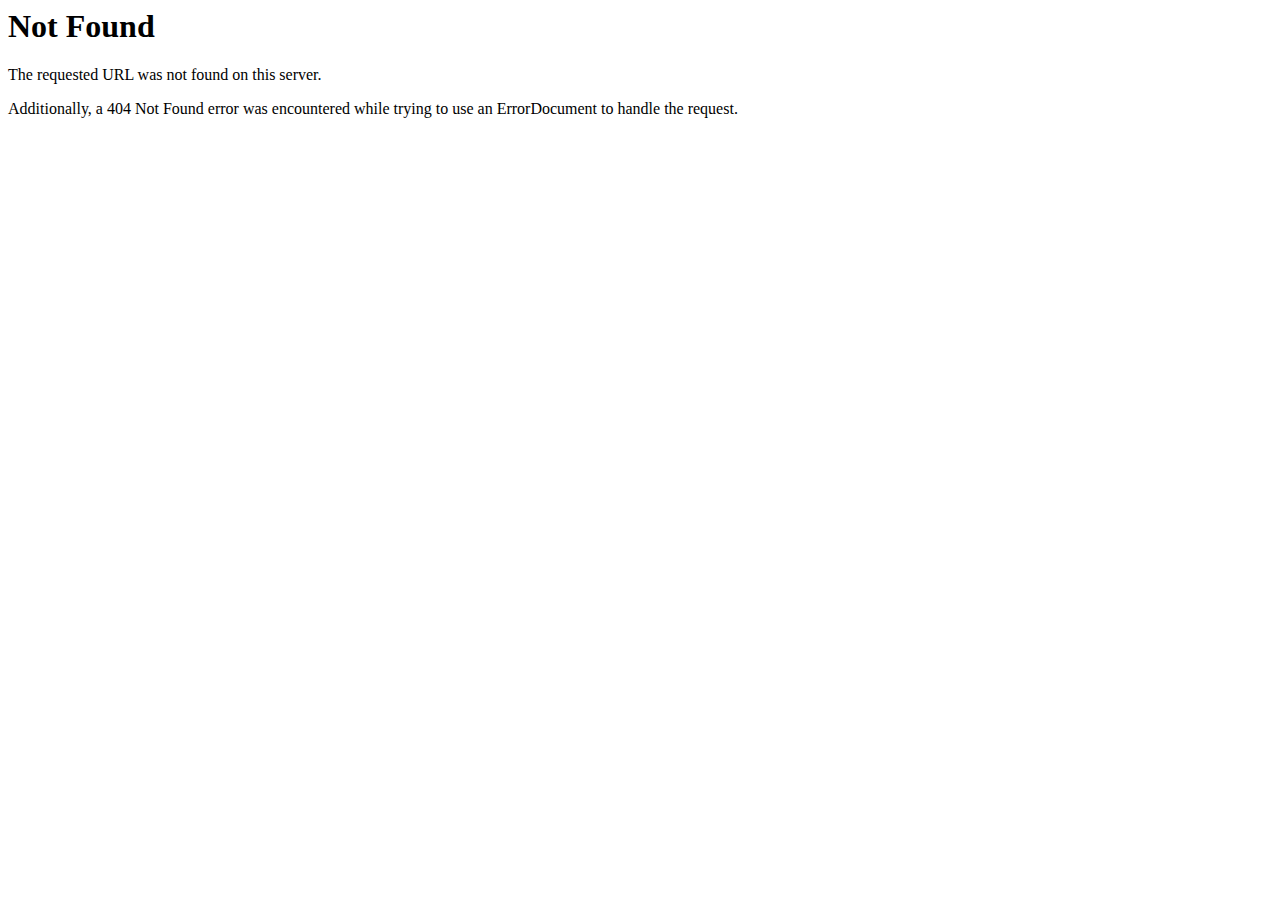
<file: HN-project/src/main/webapp/resources/css/owl.video.play.html>
<!DOCTYPE HTML PUBLIC "-//IETF//DTD HTML 2.0//EN">
<html><head>
<title>404 Not Found</title>
</head><body>
<h1>Not Found</h1>
<p>The requested URL was not found on this server.</p>
<p>Additionally, a 404 Not Found
error was encountered while trying to use an ErrorDocument to handle the request.</p>
</body></html>
</file>
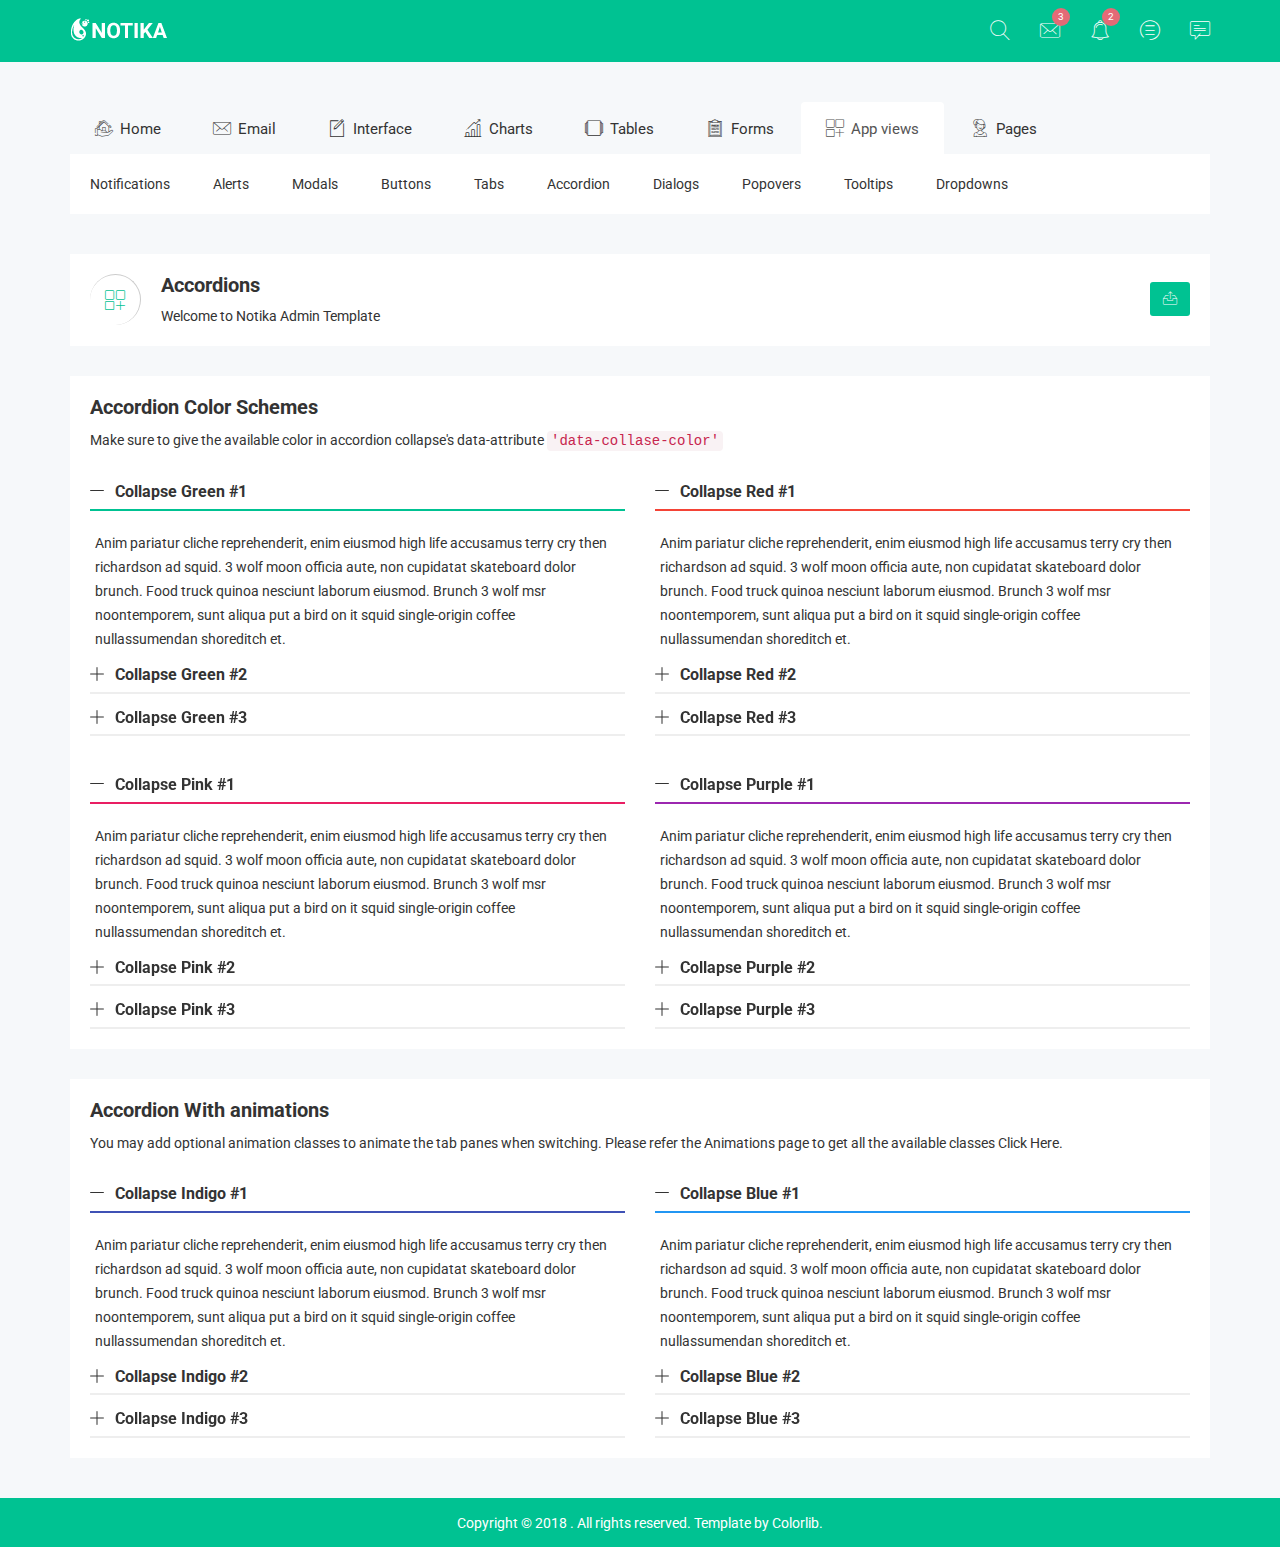
<file: HN-project/src/main/webapp/resources/green-horizotal/accordion.html>
<!doctype html>
<html class="no-js" lang="">

<head>
    <meta charset="utf-8">
    <meta http-equiv="x-ua-compatible" content="ie=edge">
    <title>Accordion | Notika - Notika Admin Template</title>
    <meta name="description" content="">
    <meta name="viewport" content="width=device-width, initial-scale=1">
    <!-- favicon
		============================================ -->
    <link rel="shortcut icon" type="image/x-icon" href="img/favicon.ico">
    <!-- Google Fonts
		============================================ -->
    <link href="https://fonts.googleapis.com/css?family=Roboto:100,300,400,700,900" rel="stylesheet">
    <!-- Bootstrap CSS
		============================================ -->
    <link rel="stylesheet" href="css/bootstrap.min.css">
    <!-- font awesome CSS
		============================================ -->
    <link rel="stylesheet" href="css/font-awesome.min.css">
    <!-- owl.carousel CSS
		============================================ -->
    <link rel="stylesheet" href="css/owl.carousel.css">
    <link rel="stylesheet" href="css/owl.theme.css">
    <link rel="stylesheet" href="css/owl.transitions.css">
    <!-- meanmenu CSS
		============================================ -->
    <link rel="stylesheet" href="css/meanmenu/meanmenu.min.css">
    <!-- animate CSS
		============================================ -->
    <link rel="stylesheet" href="css/animate.css">
    <!-- normalize CSS
		============================================ -->
    <link rel="stylesheet" href="css/normalize.css">
	<!-- wave CSS
		============================================ -->
    <link rel="stylesheet" href="css/wave/waves.min.css">
    <link rel="stylesheet" href="css/wave/button.css">
    <!-- mCustomScrollbar CSS
		============================================ -->
    <link rel="stylesheet" href="css/scrollbar/jquery.mCustomScrollbar.min.css">
    <!-- jvectormap CSS
		============================================ -->
    <link rel="stylesheet" href="css/jvectormap/jquery-jvectormap-2.0.3.css">
    <!-- Notika icon CSS
		============================================ -->
    <link rel="stylesheet" href="css/notika-custom-icon.css">
    <!-- main CSS
		============================================ -->
    <link rel="stylesheet" href="css/main.css">
    <!-- style CSS
		============================================ -->
    <link rel="stylesheet" href="style.css">
    <!-- responsive CSS
		============================================ -->
    <link rel="stylesheet" href="css/responsive.css">
    <!-- modernizr JS
		============================================ -->
    <script src="js/vendor/modernizr-2.8.3.min.js"></script>
</head>

<body>
    <!--[if lt IE 8]>
            <p class="browserupgrade">You are using an <strong>outdated</strong> browser. Please <a href="http://browsehappy.com/">upgrade your browser</a> to improve your experience.</p>
        <![endif]-->
    <!-- Start Header Top Area -->
    <div class="header-top-area">
        <div class="container">
            <div class="row">
                <div class="col-lg-4 col-md-4 col-sm-12 col-xs-12">
                    <div class="logo-area">
                        <a href="#"><img src="img/logo/logo.png" alt="" /></a>
                    </div>
                </div>
                <div class="col-lg-8 col-md-8 col-sm-12 col-xs-12">
                    <div class="header-top-menu">
                        <ul class="nav navbar-nav notika-top-nav">
                            <li class="nav-item dropdown">
                                <a href="#" data-toggle="dropdown" role="button" aria-expanded="false" class="nav-link dropdown-toggle"><span><i class="notika-icon notika-search"></i></span></a>
                                <div role="menu" class="dropdown-menu search-dd animated flipInX">
                                    <div class="search-input">
                                        <i class="notika-icon notika-left-arrow"></i>
                                        <input type="text" />
                                    </div>
                                </div>
                            </li>
                            <li class="nav-item dropdown">
                                <a href="#" data-toggle="dropdown" role="button" aria-expanded="false" class="nav-link dropdown-toggle"><span><i class="notika-icon notika-mail"></i></span></a>
                                <div role="menu" class="dropdown-menu message-dd animated zoomIn">
                                    <div class="hd-mg-tt">
                                        <h2>Messages</h2>
                                    </div>
                                    <div class="hd-message-info">
                                        <a href="#">
                                            <div class="hd-message-sn">
                                                <div class="hd-message-img">
                                                    <img src="img/post/1.jpg" alt="" />
                                                </div>
                                                <div class="hd-mg-ctn">
                                                    <h3>David Belle</h3>
                                                    <p>Cum sociis natoque penatibus et magnis dis parturient montes</p>
                                                </div>
                                            </div>
                                        </a>
                                        <a href="#">
                                            <div class="hd-message-sn">
                                                <div class="hd-message-img">
                                                    <img src="img/post/2.jpg" alt="" />
                                                </div>
                                                <div class="hd-mg-ctn">
                                                    <h3>Jonathan Morris</h3>
                                                    <p>Cum sociis natoque penatibus et magnis dis parturient montes</p>
                                                </div>
                                            </div>
                                        </a>
                                        <a href="#">
                                            <div class="hd-message-sn">
                                                <div class="hd-message-img">
                                                    <img src="img/post/4.jpg" alt="" />
                                                </div>
                                                <div class="hd-mg-ctn">
                                                    <h3>Fredric Mitchell</h3>
                                                    <p>Cum sociis natoque penatibus et magnis dis parturient montes</p>
                                                </div>
                                            </div>
                                        </a>
                                        <a href="#">
                                            <div class="hd-message-sn">
                                                <div class="hd-message-img">
                                                    <img src="img/post/1.jpg" alt="" />
                                                </div>
                                                <div class="hd-mg-ctn">
                                                    <h3>David Belle</h3>
                                                    <p>Cum sociis natoque penatibus et magnis dis parturient montes</p>
                                                </div>
                                            </div>
                                        </a>
                                        <a href="#">
                                            <div class="hd-message-sn">
                                                <div class="hd-message-img">
                                                    <img src="img/post/2.jpg" alt="" />
                                                </div>
                                                <div class="hd-mg-ctn">
                                                    <h3>Glenn Jecobs</h3>
                                                    <p>Cum sociis natoque penatibus et magnis dis parturient montes</p>
                                                </div>
                                            </div>
                                        </a>
                                    </div>
                                    <div class="hd-mg-va">
                                        <a href="#">View All</a>
                                    </div>
                                </div>
                            </li>
                            <li class="nav-item nc-al"><a href="#" data-toggle="dropdown" role="button" aria-expanded="false" class="nav-link dropdown-toggle"><span><i class="notika-icon notika-alarm"></i></span><div class="spinner4 spinner-4"></div><div class="ntd-ctn"><span>3</span></div></a>
                                <div role="menu" class="dropdown-menu message-dd notification-dd animated zoomIn">
                                    <div class="hd-mg-tt">
                                        <h2>Notification</h2>
                                    </div>
                                    <div class="hd-message-info">
                                        <a href="#">
                                            <div class="hd-message-sn">
                                                <div class="hd-message-img">
                                                    <img src="img/post/1.jpg" alt="" />
                                                </div>
                                                <div class="hd-mg-ctn">
                                                    <h3>David Belle</h3>
                                                    <p>Cum sociis natoque penatibus et magnis dis parturient montes</p>
                                                </div>
                                            </div>
                                        </a>
                                        <a href="#">
                                            <div class="hd-message-sn">
                                                <div class="hd-message-img">
                                                    <img src="img/post/2.jpg" alt="" />
                                                </div>
                                                <div class="hd-mg-ctn">
                                                    <h3>Jonathan Morris</h3>
                                                    <p>Cum sociis natoque penatibus et magnis dis parturient montes</p>
                                                </div>
                                            </div>
                                        </a>
                                        <a href="#">
                                            <div class="hd-message-sn">
                                                <div class="hd-message-img">
                                                    <img src="img/post/4.jpg" alt="" />
                                                </div>
                                                <div class="hd-mg-ctn">
                                                    <h3>Fredric Mitchell</h3>
                                                    <p>Cum sociis natoque penatibus et magnis dis parturient montes</p>
                                                </div>
                                            </div>
                                        </a>
                                        <a href="#">
                                            <div class="hd-message-sn">
                                                <div class="hd-message-img">
                                                    <img src="img/post/1.jpg" alt="" />
                                                </div>
                                                <div class="hd-mg-ctn">
                                                    <h3>David Belle</h3>
                                                    <p>Cum sociis natoque penatibus et magnis dis parturient montes</p>
                                                </div>
                                            </div>
                                        </a>
                                        <a href="#">
                                            <div class="hd-message-sn">
                                                <div class="hd-message-img">
                                                    <img src="img/post/2.jpg" alt="" />
                                                </div>
                                                <div class="hd-mg-ctn">
                                                    <h3>Glenn Jecobs</h3>
                                                    <p>Cum sociis natoque penatibus et magnis dis parturient montes</p>
                                                </div>
                                            </div>
                                        </a>
                                    </div>
                                    <div class="hd-mg-va">
                                        <a href="#">View All</a>
                                    </div>
                                </div>
                            </li>
                            <li class="nav-item"><a href="#" data-toggle="dropdown" role="button" aria-expanded="false" class="nav-link dropdown-toggle"><span><i class="notika-icon notika-menus"></i></span><div class="spinner4 spinner-4"></div><div class="ntd-ctn"><span>2</span></div></a>
                                <div role="menu" class="dropdown-menu message-dd task-dd animated zoomIn">
                                    <div class="hd-mg-tt">
                                        <h2>Tasks</h2>
                                    </div>
                                    <div class="hd-message-info hd-task-info">
                                        <div class="skill">
                                            <div class="progress">
                                                <div class="lead-content">
                                                    <p>HTML5 Validation Report</p>
                                                </div>
                                                <div class="progress-bar wow fadeInLeft" data-progress="95%" style="width: 95%;" data-wow-duration="1.5s" data-wow-delay="1.2s"> <span>95%</span>
                                                </div>
                                            </div>
                                            <div class="progress">
                                                <div class="lead-content">
                                                    <p>Google Chrome Extension</p>
                                                </div>
                                                <div class="progress-bar wow fadeInLeft" data-progress="85%" style="width: 85%;" data-wow-duration="1.5s" data-wow-delay="1.2s"><span>85%</span> </div>
                                            </div>
                                            <div class="progress">
                                                <div class="lead-content">
                                                    <p>Social Internet Projects</p>
                                                </div>
                                                <div class="progress-bar wow fadeInLeft" data-progress="75%" style="width: 75%;" data-wow-duration="1.5s" data-wow-delay="1.2s"><span>75%</span> </div>
                                            </div>
                                            <div class="progress">
                                                <div class="lead-content">
                                                    <p>Bootstrap Admin</p>
                                                </div>
                                                <div class="progress-bar wow fadeInLeft" data-progress="65%" style="width: 65%;" data-wow-duration="1.5s" data-wow-delay="1.2s"><span>65%</span> </div>
                                            </div>
                                            <div class="progress progress-bt">
                                                <div class="lead-content">
                                                    <p>Youtube App</p>
                                                </div>
                                                <div class="progress-bar wow fadeInLeft" data-progress="55%" style="width: 55%;" data-wow-duration="1.5s" data-wow-delay="1.2s"><span>55%</span> </div>
                                            </div>
                                        </div>
                                    </div>
                                    <div class="hd-mg-va">
                                        <a href="#">View All</a>
                                    </div>
                                </div>
                            </li>
                            <li class="nav-item"><a href="#" data-toggle="dropdown" role="button" aria-expanded="false" class="nav-link dropdown-toggle"><span><i class="notika-icon notika-chat"></i></span></a>
                                <div role="menu" class="dropdown-menu message-dd chat-dd animated zoomIn">
                                    <div class="hd-mg-tt">
                                        <h2>Chat</h2>
                                    </div>
                                    <div class="search-people">
                                        <i class="notika-icon notika-left-arrow"></i>
                                        <input type="text" placeholder="Search People" />
                                    </div>
                                    <div class="hd-message-info">
                                        <a href="#">
                                            <div class="hd-message-sn">
                                                <div class="hd-message-img chat-img">
                                                    <img src="img/post/1.jpg" alt="" />
                                                    <div class="chat-avaible"><i class="notika-icon notika-dot"></i></div>
                                                </div>
                                                <div class="hd-mg-ctn">
                                                    <h3>David Belle</h3>
                                                    <p>Available</p>
                                                </div>
                                            </div>
                                        </a>
                                        <a href="#">
                                            <div class="hd-message-sn">
                                                <div class="hd-message-img chat-img">
                                                    <img src="img/post/2.jpg" alt="" />
                                                </div>
                                                <div class="hd-mg-ctn">
                                                    <h3>Jonathan Morris</h3>
                                                    <p>Last seen 3 hours ago</p>
                                                </div>
                                            </div>
                                        </a>
                                        <a href="#">
                                            <div class="hd-message-sn">
                                                <div class="hd-message-img chat-img">
                                                    <img src="img/post/4.jpg" alt="" />
                                                </div>
                                                <div class="hd-mg-ctn">
                                                    <h3>Fredric Mitchell</h3>
                                                    <p>Last seen 2 minutes ago</p>
                                                </div>
                                            </div>
                                        </a>
                                        <a href="#">
                                            <div class="hd-message-sn">
                                                <div class="hd-message-img chat-img">
                                                    <img src="img/post/1.jpg" alt="" />
                                                    <div class="chat-avaible"><i class="notika-icon notika-dot"></i></div>
                                                </div>
                                                <div class="hd-mg-ctn">
                                                    <h3>David Belle</h3>
                                                    <p>Available</p>
                                                </div>
                                            </div>
                                        </a>
                                        <a href="#">
                                            <div class="hd-message-sn">
                                                <div class="hd-message-img chat-img">
                                                    <img src="img/post/2.jpg" alt="" />
                                                    <div class="chat-avaible"><i class="notika-icon notika-dot"></i></div>
                                                </div>
                                                <div class="hd-mg-ctn">
                                                    <h3>Glenn Jecobs</h3>
                                                    <p>Available</p>
                                                </div>
                                            </div>
                                        </a>
                                    </div>
                                    <div class="hd-mg-va">
                                        <a href="#">View All</a>
                                    </div>
                                </div>
                            </li>
                        </ul>
                    </div>
                </div>
            </div>
        </div>
    </div>
    <!-- End Header Top Area -->
    <!-- Mobile Menu start -->
    <div class="mobile-menu-area">
        <div class="container">
            <div class="row">
                <div class="col-lg-12 col-md-12 col-sm-12 col-xs-12">
                    <div class="mobile-menu">
                        <nav id="dropdown">
                            <ul class="mobile-menu-nav">
                                <li><a data-toggle="collapse" data-target="#Charts" href="#">Home</a>
                                    <ul class="collapse dropdown-header-top">
                                        <li><a href="index.html">Dashboard One</a></li>
                                        <li><a href="index-2.html">Dashboard Two</a></li>
                                        <li><a href="index-3.html">Dashboard Three</a></li>
                                        <li><a href="index-4.html">Dashboard Four</a></li>
                                        <li><a href="analytics.html">Analytics</a></li>
                                        <li><a href="widgets.html">Widgets</a></li>
                                    </ul>
                                </li>
                                <li><a data-toggle="collapse" data-target="#demoevent" href="#">Email</a>
                                    <ul id="demoevent" class="collapse dropdown-header-top">
                                        <li><a href="inbox.html">Inbox</a></li>
                                        <li><a href="view-email.html">View Email</a></li>
                                        <li><a href="compose-email.html">Compose Email</a></li>
                                    </ul>
                                </li>
                                <li><a data-toggle="collapse" data-target="#democrou" href="#">Interface</a>
                                    <ul id="democrou" class="collapse dropdown-header-top">
                                        <li><a href="animations.html">Animations</a></li>
                                        <li><a href="google-map.html">Google Map</a></li>
                                        <li><a href="data-map.html">Data Maps</a></li>
                                        <li><a href="code-editor.html">Code Editor</a></li>
                                        <li><a href="image-cropper.html">Images Cropper</a></li>
                                        <li><a href="wizard.html">Wizard</a></li>
                                    </ul>
                                </li>
                                <li><a data-toggle="collapse" data-target="#demolibra" href="#">Charts</a>
                                    <ul id="demolibra" class="collapse dropdown-header-top">
                                        <li><a href="flot-charts.html">Flot Charts</a></li>
                                        <li><a href="bar-charts.html">Bar Charts</a></li>
                                        <li><a href="line-charts.html">Line Charts</a></li>
                                        <li><a href="area-charts.html">Area Charts</a></li>
                                    </ul>
                                </li>
                                <li><a data-toggle="collapse" data-target="#demodepart" href="#">Tables</a>
                                    <ul id="demodepart" class="collapse dropdown-header-top">
                                        <li><a href="normal-table.html">Normal Table</a></li>
                                        <li><a href="data-table.html">Data Table</a></li>
                                    </ul>
                                </li>
                                <li><a data-toggle="collapse" data-target="#demo" href="#">Forms</a>
                                    <ul id="demo" class="collapse dropdown-header-top">
                                        <li><a href="form-elements.html">Form Elements</a></li>
                                        <li><a href="form-components.html">Form Components</a></li>
                                        <li><a href="form-examples.html">Form Examples</a></li>
                                    </ul>
                                </li>
                                <li><a data-toggle="collapse" data-target="#Miscellaneousmob" href="#">App views</a>
                                    <ul id="Miscellaneousmob" class="collapse dropdown-header-top">
                                        <li><a href="notification.html">Notifications</a>
                                        </li>
                                        <li><a href="alert.html">Alerts</a>
                                        </li>
                                        <li><a href="modals.html">Modals</a>
                                        </li>
                                        <li><a href="buttons.html">Buttons</a>
                                        </li>
                                        <li><a href="tabs.html">Tabs</a>
                                        </li>
                                        <li><a href="accordion.html">Accordion</a>
                                        </li>
                                        <li><a href="dialog.html">Dialogs</a>
                                        </li>
                                        <li><a href="popovers.html">Popovers</a>
                                        </li>
                                        <li><a href="tooltips.html">Tooltips</a>
                                        </li>
                                        <li><a href="dropdown.html">Dropdowns</a>
                                        </li>
                                    </ul>
                                </li>
                                <li><a data-toggle="collapse" data-target="#Pagemob" href="#">Pages</a>
                                    <ul id="Pagemob" class="collapse dropdown-header-top">
                                        <li><a href="contact.html">Contact</a>
                                        </li>
                                        <li><a href="invoice.html">Invoice</a>
                                        </li>
                                        <li><a href="typography.html">Typography</a>
                                        </li>
                                        <li><a href="color.html">Color</a>
                                        </li>
                                        <li><a href="login-register.html">Login Register</a>
                                        </li>
                                        <li><a href="404.html">404 Page</a>
                                        </li>
                                    </ul>
                                </li>
                            </ul>
                        </nav>
                    </div>
                </div>
            </div>
        </div>
    </div>
    <!-- Mobile Menu end -->
    <!-- Main Menu area start-->
    <div class="main-menu-area mg-tb-40">
        <div class="container">
            <div class="row">
                <div class="col-lg-12 col-md-12 col-sm-12 col-xs-12">
                    <ul class="nav nav-tabs notika-menu-wrap menu-it-icon-pro">
                        <li><a data-toggle="tab" href="#Home"><i class="notika-icon notika-house"></i> Home</a>
                        </li>
                        <li><a data-toggle="tab" href="#mailbox"><i class="notika-icon notika-mail"></i> Email</a>
                        </li>
                        <li><a data-toggle="tab" href="#Interface"><i class="notika-icon notika-edit"></i> Interface</a>
                        </li>
                        <li><a data-toggle="tab" href="#Charts"><i class="notika-icon notika-bar-chart"></i> Charts</a>
                        </li>
                        <li><a data-toggle="tab" href="#Tables"><i class="notika-icon notika-windows"></i> Tables</a>
                        </li>
                        <li><a data-toggle="tab" href="#Forms"><i class="notika-icon notika-form"></i> Forms</a>
                        </li>
                        <li class="active"><a data-toggle="tab" href="#Appviews"><i class="notika-icon notika-app"></i> App views</a>
                        </li>
                        <li><a data-toggle="tab" href="#Page"><i class="notika-icon notika-support"></i> Pages</a>
                        </li>
                    </ul>
                    <div class="tab-content custom-menu-content">
                        <div id="Home" class="tab-pane in notika-tab-menu-bg animated flipInX">
                            <ul class="notika-main-menu-dropdown">
                                <li><a href="index.html">Dashboard One</a>
                                </li>
                                <li><a href="index-2.html">Dashboard Two</a>
                                </li>
                                <li><a href="index-3.html">Dashboard Three</a>
                                </li>
                                <li><a href="index-4.html">Dashboard Four</a>
                                </li>
                                <li><a href="analytics.html">Analytics</a>
                                </li>
                                <li><a href="widgets.html">Widgets</a>
                                </li>
                            </ul>
                        </div>
                        <div id="mailbox" class="tab-pane notika-tab-menu-bg animated flipInX">
                            <ul class="notika-main-menu-dropdown">
                                <li><a href="inbox.html">Inbox</a>
                                </li>
                                <li><a href="view-email.html">View Email</a>
                                </li>
                                <li><a href="compose-email.html">Compose Email</a>
                                </li>
                            </ul>
                        </div>
                        <div id="Interface" class="tab-pane notika-tab-menu-bg animated flipInX">
                            <ul class="notika-main-menu-dropdown">
                                <li><a href="animations.html">Animations</a>
                                </li>
                                <li><a href="google-map.html">Google Map</a>
                                </li>
                                <li><a href="data-map.html">Data Maps</a>
                                </li>
                                <li><a href="code-editor.html">Code Editor</a>
                                </li>
                                <li><a href="image-cropper.html">Images Cropper</a>
                                </li>
                                <li><a href="wizard.html">Wizard</a>
                                </li>
                            </ul>
                        </div>
                        <div id="Charts" class="tab-pane notika-tab-menu-bg animated flipInX">
                            <ul class="notika-main-menu-dropdown">
                                <li><a href="flot-charts.html">Flot Charts</a>
                                </li>
                                <li><a href="bar-charts.html">Bar Charts</a>
                                </li>
                                <li><a href="line-charts.html">Line Charts</a>
                                </li>
                                <li><a href="area-charts.html">Area Charts</a>
                                </li>
                            </ul>
                        </div>
                        <div id="Tables" class="tab-pane notika-tab-menu-bg animated flipInX">
                            <ul class="notika-main-menu-dropdown">
                                <li><a href="normal-table.html">Normal Table</a>
                                </li>
                                <li><a href="data-table.html">Data Table</a>
                                </li>
                            </ul>
                        </div>
                        <div id="Forms" class="tab-pane notika-tab-menu-bg animated flipInX">
                            <ul class="notika-main-menu-dropdown">
                                <li><a href="form-elements.html">Form Elements</a>
                                </li>
                                <li><a href="form-components.html">Form Components</a>
                                </li>
                                <li><a href="form-examples.html">Form Examples</a>
                                </li>
                            </ul>
                        </div>
                        <div id="Appviews" class="tab-pane active notika-tab-menu-bg animated flipInX">
                            <ul class="notika-main-menu-dropdown">
                                <li><a href="notification.html">Notifications</a>
                                </li>
                                <li><a href="alert.html">Alerts</a>
                                </li>
                                <li><a href="modals.html">Modals</a>
                                </li>
                                <li><a href="buttons.html">Buttons</a>
                                </li>
                                <li><a href="tabs.html">Tabs</a>
                                </li>
                                <li><a href="accordion.html">Accordion</a>
                                </li>
                                <li><a href="dialog.html">Dialogs</a>
                                </li>
                                <li><a href="popovers.html">Popovers</a>
                                </li>
                                <li><a href="tooltips.html">Tooltips</a>
                                </li>
                                <li><a href="dropdown.html">Dropdowns</a>
                                </li>
                            </ul>
                        </div>
                        <div id="Page" class="tab-pane notika-tab-menu-bg animated flipInX">
                            <ul class="notika-main-menu-dropdown">
                                <li><a href="contact.html">Contact</a>
                                </li>
                                <li><a href="invoice.html">Invoice</a>
                                </li>
                                <li><a href="typography.html">Typography</a>
                                </li>
                                <li><a href="color.html">Color</a>
                                </li>
                                <li><a href="login-register.html">Login Register</a>
                                </li>
                                <li><a href="404.html">404 Page</a>
                                </li>
                            </ul>
                        </div>
                    </div>
                </div>
            </div>
        </div>
    </div>
    <!-- Main Menu area End-->
    <!-- Breadcomb area Start-->
    <div class="breadcomb-area">
        <div class="container">
            <div class="row">
                <div class="col-lg-12 col-md-12 col-sm-12 col-xs-12">
                    <div class="breadcomb-list">
                        <div class="row">
                            <div class="col-lg-6 col-md-6 col-sm-6 col-xs-12">
                                <div class="breadcomb-wp">
                                    <div class="breadcomb-icon">
                                        <i class="notika-icon notika-app"></i>
                                    </div>
                                    <div class="breadcomb-ctn">
                                        <h2>Accordions</h2>
                                        <p>Welcome to Notika <span class="bread-ntd">Admin Template</span></p>
                                    </div>
                                </div>
                            </div>
                            <div class="col-lg-6 col-md-6 col-sm-6 col-xs-3">
                                <div class="breadcomb-report">
                                    <button data-toggle="tooltip" data-placement="left" title="Download Report" class="btn"><i class="notika-icon notika-sent"></i></button>
                                </div>
                            </div>
                        </div>
                    </div>
                </div>
            </div>
        </div>
    </div>
    <!-- Breadcomb area End-->
    <!-- Accordion area start-->
    <div class="accordion-area">
        <div class="container">
            <div class="row">
                <div class="col-lg-12 col-md-12 col-sm-12 col-xs-12">
                    <div class="accordion-wn-wp">
                        <div class="accordion-hd">
                            <h2>Accordion Color Schemes</h2>
                            <p>Make sure to give the available color in accordion collapse's data-attribute <code>'data-collase-color'</code></p>
                        </div>
                        <div class="row">
                            <div class="col-lg-6 col-md-6 col-sm-6 col-xs-12">
                                <div class="accordion-stn">
                                    <div class="panel-group" data-collapse-color="nk-green" id="accordionGreen" role="tablist" aria-multiselectable="true">
                                        <div class="panel panel-collapse notika-accrodion-cus">
                                            <div class="panel-heading" role="tab">
                                                <h4 class="panel-title">
                                                    <a data-toggle="collapse" data-parent="#accordionGreen" href="#accordionGreen-one" aria-expanded="true">
															Collapse Green #1
														</a>
                                                </h4>
                                            </div>
                                            <div id="accordionGreen-one" class="collapse in" role="tabpanel">
                                                <div class="panel-body">
                                                    <p>Anim pariatur cliche reprehenderit, enim eiusmod high life accusamus terry cry then richardson ad squid. 3 wolf moon officia aute, non cupidatat skateboard dolor brunch. Food truck quinoa nesciunt laborum eiusmod. Brunch 3 wolf msr noontemporem, sunt aliqua put a bird on it squid single-origin coffee nullassumendan shoreditch et.</p>
                                                </div>
                                            </div>
                                        </div>
                                        <div class="panel panel-collapse notika-accrodion-cus">
                                            <div class="panel-heading" role="tab">
                                                <h4 class="panel-title">
                                                    <a class="collapsed" data-toggle="collapse" data-parent="#accordionGreen" href="#accordionGreen-two" aria-expanded="false">
															Collapse Green #2
														</a>
                                                </h4>
                                            </div>
                                            <div id="accordionGreen-two" class="collapse" role="tabpanel">
                                                <div class="panel-body">
                                                    <p>Anim pariatur cliche reprehenderit, enim eiusmod high life accusamus terry cry then richardson ad squid. 3 wolf moon officia aute, non cupidatat skateboard dolor brunch. Food truck quinoa nesciunt laborum eiusmod. Brunch 3 wolf msr noontemporem, sunt aliqua put a bird on it squid single-origin coffee nullassumendan shoreditch et.</p>
                                                </div>
                                            </div>
                                        </div>
                                        <div class="panel panel-collapse notika-accrodion-cus">
                                            <div class="panel-heading" role="tab">
                                                <h4 class="panel-title">
                                                    <a class="collapsed" data-toggle="collapse" data-parent="#accordionGreen" href="#accordionGreen-three" aria-expanded="false">
															Collapse Green #3
														</a>
                                                </h4>
                                            </div>
                                            <div id="accordionGreen-three" class="collapse" role="tabpanel">
                                                <div class="panel-body">
                                                    <p>Anim pariatur cliche reprehenderit, enim eiusmod high life accusamus terry cry then richardson ad squid. 3 wolf moon officia aute, non cupidatat skateboard dolor brunch. Food truck quinoa nesciunt laborum eiusmod. Brunch 3 wolf msr noontemporem, sunt aliqua put a bird on it squid single-origin coffee nullassumendan shoreditch et.</p>
                                                </div>
                                            </div>
                                        </div>
                                    </div>
                                </div>
                            </div>
                            <div class="col-lg-6 col-md-6 col-sm-6 col-xs-12">
                                <div class="accordion-stn sm-res-mg-t-30">
                                    <div class="panel-group" data-collapse-color="nk-red" id="accordionRed" role="tablist" aria-multiselectable="true">
                                        <div class="panel panel-collapse notika-accrodion-cus">
                                            <div class="panel-heading" role="tab">
                                                <h4 class="panel-title">
                                                    <a data-toggle="collapse" data-parent="#accordionRed" href="#accordionRed-one" aria-expanded="true">
															Collapse Red #1
														</a>
                                                </h4>
                                            </div>
                                            <div id="accordionRed-one" class="collapse in" role="tabpanel">
                                                <div class="panel-body">
                                                    <p>Anim pariatur cliche reprehenderit, enim eiusmod high life accusamus terry cry then richardson ad squid. 3 wolf moon officia aute, non cupidatat skateboard dolor brunch. Food truck quinoa nesciunt laborum eiusmod. Brunch 3 wolf msr noontemporem, sunt aliqua put a bird on it squid single-origin coffee nullassumendan shoreditch et.</p>
                                                </div>
                                            </div>
                                        </div>
                                        <div class="panel panel-collapse notika-accrodion-cus">
                                            <div class="panel-heading" role="tab">
                                                <h4 class="panel-title">
                                                    <a class="collapsed" data-toggle="collapse" data-parent="#accordionRed" href="#accordionRed-two" aria-expanded="false">
															Collapse Red #2
														</a>
                                                </h4>
                                            </div>
                                            <div id="accordionRed-two" class="collapse" role="tabpanel">
                                                <div class="panel-body">
                                                    <p>Anim pariatur cliche reprehenderit, enim eiusmod high life accusamus terry cry then richardson ad squid. 3 wolf moon officia aute, non cupidatat skateboard dolor brunch. Food truck quinoa nesciunt laborum eiusmod. Brunch 3 wolf msr noontemporem, sunt aliqua put a bird on it squid single-origin coffee nullassumendan shoreditch et.</p>
                                                </div>
                                            </div>
                                        </div>
                                        <div class="panel panel-collapse notika-accrodion-cus">
                                            <div class="panel-heading" role="tab">
                                                <h4 class="panel-title">
                                                    <a class="collapsed" data-toggle="collapse" data-parent="#accordionRed" href="#accordionRed-three" aria-expanded="false">
															Collapse Red #3
														</a>
                                                </h4>
                                            </div>
                                            <div id="accordionRed-three" class="collapse" role="tabpanel">
                                                <div class="panel-body">
                                                    <p>Anim pariatur cliche reprehenderit, enim eiusmod high life accusamus terry cry then richardson ad squid. 3 wolf moon officia aute, non cupidatat skateboard dolor brunch. Food truck quinoa nesciunt laborum eiusmod. Brunch 3 wolf msr noontemporem, sunt aliqua put a bird on it squid single-origin coffee nullassumendan shoreditch et.</p>
                                                </div>
                                            </div>
                                        </div>
                                    </div>
                                </div>
                            </div>
                        </div>
                        <div class="row">
                            <div class="col-lg-6 col-md-6 col-sm-6 col-xs-12">
                                <div class="accordion-stn mg-t-30">
                                    <div class="panel-group" data-collapse-color="nk-pink" id="accordionPink" role="tablist" aria-multiselectable="true">
                                        <div class="panel panel-collapse notika-accrodion-cus">
                                            <div class="panel-heading" role="tab">
                                                <h4 class="panel-title">
                                                    <a data-toggle="collapse" data-parent="#accordionPink" href="#accordionPink-one" aria-expanded="true">
															Collapse Pink #1
														</a>
                                                </h4>
                                            </div>
                                            <div id="accordionPink-one" class="collapse in" role="tabpanel">
                                                <div class="panel-body">
                                                    <p>Anim pariatur cliche reprehenderit, enim eiusmod high life accusamus terry cry then richardson ad squid. 3 wolf moon officia aute, non cupidatat skateboard dolor brunch. Food truck quinoa nesciunt laborum eiusmod. Brunch 3 wolf msr noontemporem, sunt aliqua put a bird on it squid single-origin coffee nullassumendan shoreditch et.</p>
                                                </div>
                                            </div>
                                        </div>
                                        <div class="panel panel-collapse notika-accrodion-cus">
                                            <div class="panel-heading" role="tab">
                                                <h4 class="panel-title">
                                                    <a class="collapsed" data-toggle="collapse" data-parent="#accordionPink" href="#accordionPink-two" aria-expanded="false">
															Collapse Pink #2
														</a>
                                                </h4>
                                            </div>
                                            <div id="accordionPink-two" class="collapse" role="tabpanel">
                                                <div class="panel-body">
                                                    <p>Anim pariatur cliche reprehenderit, enim eiusmod high life accusamus terry cry then richardson ad squid. 3 wolf moon officia aute, non cupidatat skateboard dolor brunch. Food truck quinoa nesciunt laborum eiusmod. Brunch 3 wolf msr noontemporem, sunt aliqua put a bird on it squid single-origin coffee nullassumendan shoreditch et.</p>
                                                </div>
                                            </div>
                                        </div>
                                        <div class="panel panel-collapse notika-accrodion-cus">
                                            <div class="panel-heading" role="tab">
                                                <h4 class="panel-title">
                                                    <a class="collapsed" data-toggle="collapse" data-parent="#accordionPink" href="#accordionPink-three" aria-expanded="false">
															Collapse Pink #3
														</a>
                                                </h4>
                                            </div>
                                            <div id="accordionPink-three" class="collapse" role="tabpanel">
                                                <div class="panel-body">
                                                    <p>Anim pariatur cliche reprehenderit, enim eiusmod high life accusamus terry cry then richardson ad squid. 3 wolf moon officia aute, non cupidatat skateboard dolor brunch. Food truck quinoa nesciunt laborum eiusmod. Brunch 3 wolf msr noontemporem, sunt aliqua put a bird on it squid single-origin coffee nullassumendan shoreditch et.</p>
                                                </div>
                                            </div>
                                        </div>
                                    </div>
                                </div>
                            </div>
                            <div class="col-lg-6 col-md-6 col-sm-6 col-xs-12">
                                <div class="accordion-stn mg-t-30">
                                    <div class="panel-group" data-collapse-color="nk-purple" id="accordionPurple" role="tablist" aria-multiselectable="true">
                                        <div class="panel panel-collapse notika-accrodion-cus">
                                            <div class="panel-heading" role="tab">
                                                <h4 class="panel-title">
                                                    <a data-toggle="collapse" data-parent="#accordionPurple" href="#accordionPurple-one" aria-expanded="true">
															Collapse Purple #1
														</a>
                                                </h4>
                                            </div>
                                            <div id="accordionPurple-one" class="collapse in" role="tabpanel">
                                                <div class="panel-body">
                                                    <p>Anim pariatur cliche reprehenderit, enim eiusmod high life accusamus terry cry then richardson ad squid. 3 wolf moon officia aute, non cupidatat skateboard dolor brunch. Food truck quinoa nesciunt laborum eiusmod. Brunch 3 wolf msr noontemporem, sunt aliqua put a bird on it squid single-origin coffee nullassumendan shoreditch et.</p>
                                                </div>
                                            </div>
                                        </div>
                                        <div class="panel panel-collapse notika-accrodion-cus">
                                            <div class="panel-heading" role="tab">
                                                <h4 class="panel-title">
                                                    <a class="collapsed" data-toggle="collapse" data-parent="#accordionPurple" href="#accordionPurple-two" aria-expanded="false">
															Collapse Purple #2
														</a>
                                                </h4>
                                            </div>
                                            <div id="accordionPurple-two" class="collapse" role="tabpanel">
                                                <div class="panel-body">
                                                    <p>Anim pariatur cliche reprehenderit, enim eiusmod high life accusamus terry cry then richardson ad squid. 3 wolf moon officia aute, non cupidatat skateboard dolor brunch. Food truck quinoa nesciunt laborum eiusmod. Brunch 3 wolf msr noontemporem, sunt aliqua put a bird on it squid single-origin coffee nullassumendan shoreditch et.</p>
                                                </div>
                                            </div>
                                        </div>
                                        <div class="panel panel-collapse notika-accrodion-cus">
                                            <div class="panel-heading" role="tab">
                                                <h4 class="panel-title">
                                                    <a class="collapsed" data-toggle="collapse" data-parent="#accordionPurple" href="#accordionPurple-three" aria-expanded="false">
															Collapse Purple #3
														</a>
                                                </h4>
                                            </div>
                                            <div id="accordionPurple-three" class="collapse" role="tabpanel">
                                                <div class="panel-body">
                                                    <p>Anim pariatur cliche reprehenderit, enim eiusmod high life accusamus terry cry then richardson ad squid. 3 wolf moon officia aute, non cupidatat skateboard dolor brunch. Food truck quinoa nesciunt laborum eiusmod. Brunch 3 wolf msr noontemporem, sunt aliqua put a bird on it squid single-origin coffee nullassumendan shoreditch et.</p>
                                                </div>
                                            </div>
                                        </div>
                                    </div>
                                </div>
                            </div>
                        </div>
                    </div>
                </div>
            </div>
            <div class="row">
                <div class="col-lg-12 col-md-12 col-sm-12 col-xs-12">
                    <div class="accordion-wn-wp mg-t-30">
                        <div class="accordion-hd">
                            <h2>Accordion With animations</h2>
                            <p>You may add optional animation classes to animate the tab panes when switching. Please refer the Animations page to get all the available classes <a target="_blank" href="https://daneden.github.io/animate.css/">Click Here</a>.</p>
                        </div>
                        <div class="row">
                            <div class="col-lg-6 col-md-6 col-sm-6 col-xs-12">
                                <div class="accordion-stn">
                                    <div class="panel-group" data-collapse-color="nk-indigo" id="accordionIndigo" role="tablist" aria-multiselectable="true">
                                        <div class="panel panel-collapse notika-accrodion-cus">
                                            <div class="panel-heading" role="tab">
                                                <h4 class="panel-title">
                                                    <a data-toggle="collapse" data-parent="#accordionIndigo" href="#accordionIndigo-one" aria-expanded="true">
															Collapse Indigo #1
														</a>
                                                </h4>
                                            </div>
                                            <div id="accordionIndigo-one" class="collapse animated zoomInLeft in" role="tabpanel">
                                                <div class="panel-body">
                                                    <p>Anim pariatur cliche reprehenderit, enim eiusmod high life accusamus terry cry then richardson ad squid. 3 wolf moon officia aute, non cupidatat skateboard dolor brunch. Food truck quinoa nesciunt laborum eiusmod. Brunch 3 wolf msr noontemporem, sunt aliqua put a bird on it squid single-origin coffee nullassumendan shoreditch et.</p>
                                                </div>
                                            </div>
                                        </div>
                                        <div class="panel panel-collapse notika-accrodion-cus">
                                            <div class="panel-heading" role="tab">
                                                <h4 class="panel-title">
                                                    <a class="collapsed" data-toggle="collapse" data-parent="#accordionIndigo" href="#accordionIndigo-two" aria-expanded="false">
															Collapse Indigo #2
														</a>
                                                </h4>
                                            </div>
                                            <div id="accordionIndigo-two" class="collapse animated zoomInLeft" role="tabpanel">
                                                <div class="panel-body">
                                                    <p>Anim pariatur cliche reprehenderit, enim eiusmod high life accusamus terry cry then richardson ad squid. 3 wolf moon officia aute, non cupidatat skateboard dolor brunch. Food truck quinoa nesciunt laborum eiusmod. Brunch 3 wolf msr noontemporem, sunt aliqua put a bird on it squid single-origin coffee nullassumendan shoreditch et.</p>
                                                </div>
                                            </div>
                                        </div>
                                        <div class="panel panel-collapse notika-accrodion-cus">
                                            <div class="panel-heading" role="tab">
                                                <h4 class="panel-title">
                                                    <a class="collapsed" data-toggle="collapse" data-parent="#accordionIndigo" href="#accordionIndigo-three" aria-expanded="false">
															Collapse Indigo #3
														</a>
                                                </h4>
                                            </div>
                                            <div id="accordionIndigo-three" class="collapse animated zoomInLeft" role="tabpanel">
                                                <div class="panel-body">
                                                    <p>Anim pariatur cliche reprehenderit, enim eiusmod high life accusamus terry cry then richardson ad squid. 3 wolf moon officia aute, non cupidatat skateboard dolor brunch. Food truck quinoa nesciunt laborum eiusmod. Brunch 3 wolf msr noontemporem, sunt aliqua put a bird on it squid single-origin coffee nullassumendan shoreditch et.</p>
                                                </div>
                                            </div>
                                        </div>
                                    </div>
                                </div>
                            </div>
                            <div class="col-lg-6 col-md-6 col-sm-6 col-xs-12">
                                <div class="accordion-stn sm-res-mg-t-30">
                                    <div class="panel-group" data-collapse-color="nk-blue" id="accordionBlue" role="tablist" aria-multiselectable="true">
                                        <div class="panel panel-collapse notika-accrodion-cus">
                                            <div class="panel-heading" role="tab">
                                                <h4 class="panel-title">
                                                    <a data-toggle="collapse" data-parent="#accordionBlue" href="#accordionBlue-one" aria-expanded="true">
															Collapse Blue #1
														</a>
                                                </h4>
                                            </div>
                                            <div id="accordionBlue-one" class="collapse animated flipInX in" role="tabpanel">
                                                <div class="panel-body">
                                                    <p>Anim pariatur cliche reprehenderit, enim eiusmod high life accusamus terry cry then richardson ad squid. 3 wolf moon officia aute, non cupidatat skateboard dolor brunch. Food truck quinoa nesciunt laborum eiusmod. Brunch 3 wolf msr noontemporem, sunt aliqua put a bird on it squid single-origin coffee nullassumendan shoreditch et.</p>
                                                </div>
                                            </div>
                                        </div>
                                        <div class="panel panel-collapse notika-accrodion-cus">
                                            <div class="panel-heading" role="tab">
                                                <h4 class="panel-title">
                                                    <a class="collapsed" data-toggle="collapse" data-parent="#accordionBlue" href="#accordionBlue-two" aria-expanded="false">
															Collapse Blue #2
														</a>
                                                </h4>
                                            </div>
                                            <div id="accordionBlue-two" class="collapse animated flipInX" role="tabpanel">
                                                <div class="panel-body">
                                                    <p>Anim pariatur cliche reprehenderit, enim eiusmod high life accusamus terry cry then richardson ad squid. 3 wolf moon officia aute, non cupidatat skateboard dolor brunch. Food truck quinoa nesciunt laborum eiusmod. Brunch 3 wolf msr noontemporem, sunt aliqua put a bird on it squid single-origin coffee nullassumendan shoreditch et.</p>
                                                </div>
                                            </div>
                                        </div>
                                        <div class="panel panel-collapse notika-accrodion-cus">
                                            <div class="panel-heading" role="tab">
                                                <h4 class="panel-title">
                                                    <a class="collapsed" data-toggle="collapse" data-parent="#accordionBlue" href="#accordionBlue-three" aria-expanded="false">
															Collapse Blue #3
														</a>
                                                </h4>
                                            </div>
                                            <div id="accordionBlue-three" class="collapse animated flipInX" role="tabpanel">
                                                <div class="panel-body">
                                                    <p>Anim pariatur cliche reprehenderit, enim eiusmod high life accusamus terry cry then richardson ad squid. 3 wolf moon officia aute, non cupidatat skateboard dolor brunch. Food truck quinoa nesciunt laborum eiusmod. Brunch 3 wolf msr noontemporem, sunt aliqua put a bird on it squid single-origin coffee nullassumendan shoreditch et.</p>
                                                </div>
                                            </div>
                                        </div>
                                    </div>
                                </div>
                            </div>
                        </div>
                    </div>
                </div>
            </div>
        </div>
    </div>
    <!-- Accordion area End-->
    <!-- Start Footer area-->
    <div class="footer-copyright-area">
        <div class="container">
            <div class="row">
                <div class="col-lg-12 col-md-12 col-sm-12 col-xs-12">
                    <div class="footer-copy-right">
                        <p>Copyright © 2018 
. All rights reserved. Template by <a href="https://colorlib.com">Colorlib</a>.</p>
                    </div>
                </div>
            </div>
        </div>
    </div>
    <!-- End Footer area-->
    <!-- jquery
		============================================ -->
    <script src="js/vendor/jquery-1.12.4.min.js"></script>
    <!-- bootstrap JS
		============================================ -->
    <script src="js/bootstrap.min.js"></script>
    <!-- wow JS
		============================================ -->
    <script src="js/wow.min.js"></script>
    <!-- price-slider JS
		============================================ -->
    <script src="js/jquery-price-slider.js"></script>
    <!-- owl.carousel JS
		============================================ -->
    <script src="js/owl.carousel.min.js"></script>
    <!-- scrollUp JS
		============================================ -->
    <script src="js/jquery.scrollUp.min.js"></script>
    <!-- meanmenu JS
		============================================ -->
    <script src="js/meanmenu/jquery.meanmenu.js"></script>
    <!-- counterup JS
		============================================ -->
    <script src="js/counterup/jquery.counterup.min.js"></script>
    <script src="js/counterup/waypoints.min.js"></script>
    <script src="js/counterup/counterup-active.js"></script>
    <!-- mCustomScrollbar JS
		============================================ -->
    <script src="js/scrollbar/jquery.mCustomScrollbar.concat.min.js"></script>
    <!-- sparkline JS
		============================================ -->
    <script src="js/sparkline/jquery.sparkline.min.js"></script>
    <script src="js/sparkline/sparkline-active.js"></script>
    <!-- flot JS
		============================================ -->
    <script src="js/flot/jquery.flot.js"></script>
    <script src="js/flot/jquery.flot.resize.js"></script>
    <script src="js/flot/flot-active.js"></script>
    <!-- knob JS
		============================================ -->
    <script src="js/knob/jquery.knob.js"></script>
    <script src="js/knob/jquery.appear.js"></script>
    <script src="js/knob/knob-active.js"></script>
    <!--  Chat JS
		============================================ -->
    <script src="js/chat/jquery.chat.js"></script>
    <!--  todo JS
		============================================ -->
    <script src="js/todo/jquery.todo.js"></script>
	<!--  wave JS
		============================================ -->
    <script src="js/wave/waves.min.js"></script>
    <script src="js/wave/wave-active.js"></script>
    <!-- plugins JS
		============================================ -->
    <script src="js/plugins.js"></script>
    <!-- main JS
		============================================ -->
    <script src="js/main.js"></script>
    <!-- tawk chat JS
		============================================ -->
    <script src="js/tawk-chat.js"></script>
</body>

</html>
</file>
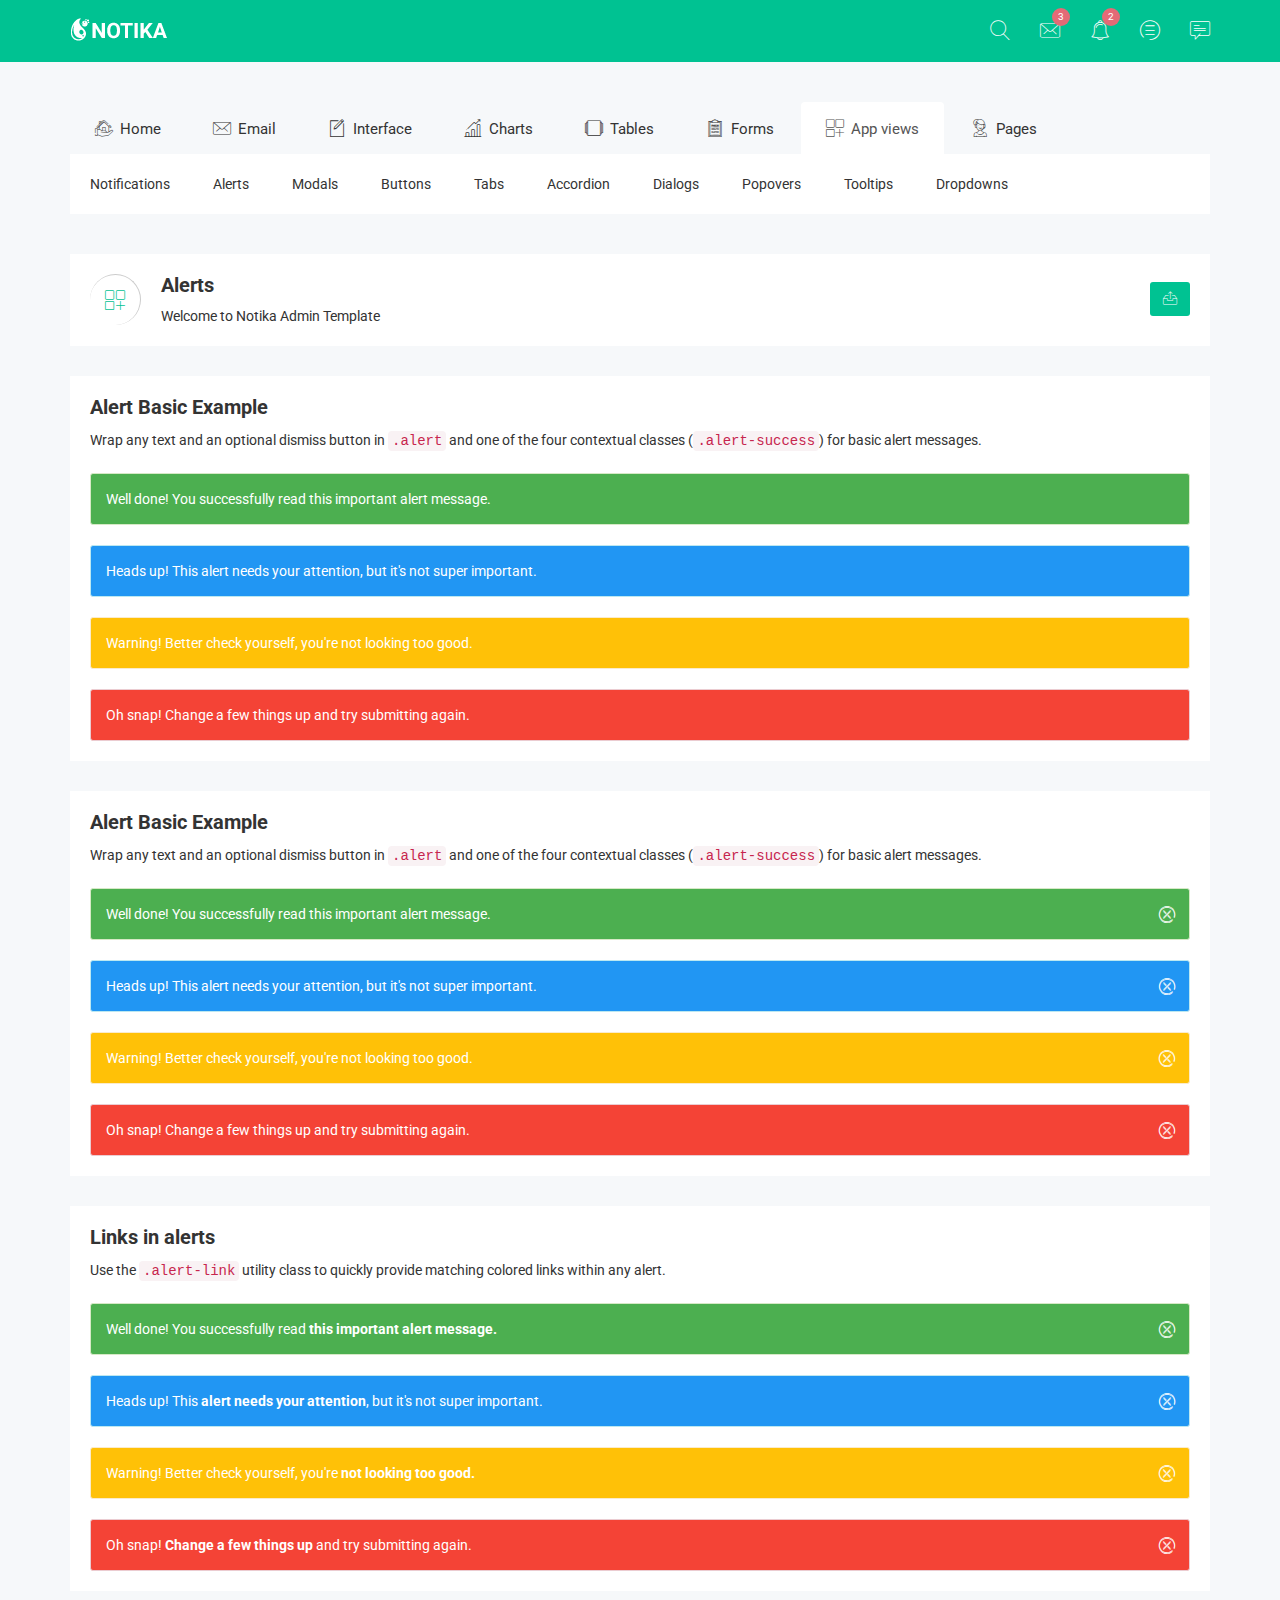
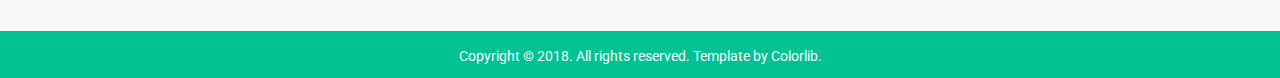
<file: HN-project/src/main/webapp/resources/green-horizotal/alert.html>
<!doctype html>
<html class="no-js" lang="">

<head>
    <meta charset="utf-8">
    <meta http-equiv="x-ua-compatible" content="ie=edge">
    <title>Alert | Notika - Notika Admin Template</title>
    <meta name="description" content="">
    <meta name="viewport" content="width=device-width, initial-scale=1">
    <!-- favicon
		============================================ -->
    <link rel="shortcut icon" type="image/x-icon" href="img/favicon.ico">
    <!-- Google Fonts
		============================================ -->
    <link href="https://fonts.googleapis.com/css?family=Roboto:100,300,400,700,900" rel="stylesheet">
    <!-- Bootstrap CSS
		============================================ -->
    <link rel="stylesheet" href="css/bootstrap.min.css">
    <!-- font awesome CSS
		============================================ -->
    <link rel="stylesheet" href="css/font-awesome.min.css">
    <!-- owl.carousel CSS
		============================================ -->
    <link rel="stylesheet" href="css/owl.carousel.css">
    <link rel="stylesheet" href="css/owl.theme.css">
    <link rel="stylesheet" href="css/owl.transitions.css">
    <!-- meanmenu CSS
		============================================ -->
    <link rel="stylesheet" href="css/meanmenu/meanmenu.min.css">
    <!-- animate CSS
		============================================ -->
    <link rel="stylesheet" href="css/animate.css">
    <!-- normalize CSS
		============================================ -->
    <link rel="stylesheet" href="css/normalize.css">
	<!-- wave CSS
		============================================ -->
    <link rel="stylesheet" href="css/wave/waves.min.css">
    <link rel="stylesheet" href="css/wave/button.css">
    <!-- mCustomScrollbar CSS
		============================================ -->
    <link rel="stylesheet" href="css/scrollbar/jquery.mCustomScrollbar.min.css">
    <!-- jvectormap CSS
		============================================ -->
    <link rel="stylesheet" href="css/jvectormap/jquery-jvectormap-2.0.3.css">
    <!-- Notika icon CSS
		============================================ -->
    <link rel="stylesheet" href="css/notika-custom-icon.css">
    <!-- main CSS
		============================================ -->
    <link rel="stylesheet" href="css/main.css">
    <!-- style CSS
		============================================ -->
    <link rel="stylesheet" href="style.css">
    <!-- responsive CSS
		============================================ -->
    <link rel="stylesheet" href="css/responsive.css">
    <!-- modernizr JS
		============================================ -->
    <script src="js/vendor/modernizr-2.8.3.min.js"></script>
</head>

<body>
    <!--[if lt IE 8]>
            <p class="browserupgrade">You are using an <strong>outdated</strong> browser. Please <a href="http://browsehappy.com/">upgrade your browser</a> to improve your experience.</p>
        <![endif]-->
    <!-- Start Header Top Area -->
    <div class="header-top-area">
        <div class="container">
            <div class="row">
                <div class="col-lg-4 col-md-4 col-sm-12 col-xs-12">
                    <div class="logo-area">
                        <a href="#"><img src="img/logo/logo.png" alt="" /></a>
                    </div>
                </div>
                <div class="col-lg-8 col-md-8 col-sm-12 col-xs-12">
                    <div class="header-top-menu">
                        <ul class="nav navbar-nav notika-top-nav">
                            <li class="nav-item dropdown">
                                <a href="#" data-toggle="dropdown" role="button" aria-expanded="false" class="nav-link dropdown-toggle"><span><i class="notika-icon notika-search"></i></span></a>
                                <div role="menu" class="dropdown-menu search-dd animated flipInX">
                                    <div class="search-input">
                                        <i class="notika-icon notika-left-arrow"></i>
                                        <input type="text" />
                                    </div>
                                </div>
                            </li>
                            <li class="nav-item dropdown">
                                <a href="#" data-toggle="dropdown" role="button" aria-expanded="false" class="nav-link dropdown-toggle"><span><i class="notika-icon notika-mail"></i></span></a>
                                <div role="menu" class="dropdown-menu message-dd animated zoomIn">
                                    <div class="hd-mg-tt">
                                        <h2>Messages</h2>
                                    </div>
                                    <div class="hd-message-info">
                                        <a href="#">
                                            <div class="hd-message-sn">
                                                <div class="hd-message-img">
                                                    <img src="img/post/1.jpg" alt="" />
                                                </div>
                                                <div class="hd-mg-ctn">
                                                    <h3>David Belle</h3>
                                                    <p>Cum sociis natoque penatibus et magnis dis parturient montes</p>
                                                </div>
                                            </div>
                                        </a>
                                        <a href="#">
                                            <div class="hd-message-sn">
                                                <div class="hd-message-img">
                                                    <img src="img/post/2.jpg" alt="" />
                                                </div>
                                                <div class="hd-mg-ctn">
                                                    <h3>Jonathan Morris</h3>
                                                    <p>Cum sociis natoque penatibus et magnis dis parturient montes</p>
                                                </div>
                                            </div>
                                        </a>
                                        <a href="#">
                                            <div class="hd-message-sn">
                                                <div class="hd-message-img">
                                                    <img src="img/post/4.jpg" alt="" />
                                                </div>
                                                <div class="hd-mg-ctn">
                                                    <h3>Fredric Mitchell</h3>
                                                    <p>Cum sociis natoque penatibus et magnis dis parturient montes</p>
                                                </div>
                                            </div>
                                        </a>
                                        <a href="#">
                                            <div class="hd-message-sn">
                                                <div class="hd-message-img">
                                                    <img src="img/post/1.jpg" alt="" />
                                                </div>
                                                <div class="hd-mg-ctn">
                                                    <h3>David Belle</h3>
                                                    <p>Cum sociis natoque penatibus et magnis dis parturient montes</p>
                                                </div>
                                            </div>
                                        </a>
                                        <a href="#">
                                            <div class="hd-message-sn">
                                                <div class="hd-message-img">
                                                    <img src="img/post/2.jpg" alt="" />
                                                </div>
                                                <div class="hd-mg-ctn">
                                                    <h3>Glenn Jecobs</h3>
                                                    <p>Cum sociis natoque penatibus et magnis dis parturient montes</p>
                                                </div>
                                            </div>
                                        </a>
                                    </div>
                                    <div class="hd-mg-va">
                                        <a href="#">View All</a>
                                    </div>
                                </div>
                            </li>
                            <li class="nav-item nc-al"><a href="#" data-toggle="dropdown" role="button" aria-expanded="false" class="nav-link dropdown-toggle"><span><i class="notika-icon notika-alarm"></i></span><div class="spinner4 spinner-4"></div><div class="ntd-ctn"><span>3</span></div></a>
                                <div role="menu" class="dropdown-menu message-dd notification-dd animated zoomIn">
                                    <div class="hd-mg-tt">
                                        <h2>Notification</h2>
                                    </div>
                                    <div class="hd-message-info">
                                        <a href="#">
                                            <div class="hd-message-sn">
                                                <div class="hd-message-img">
                                                    <img src="img/post/1.jpg" alt="" />
                                                </div>
                                                <div class="hd-mg-ctn">
                                                    <h3>David Belle</h3>
                                                    <p>Cum sociis natoque penatibus et magnis dis parturient montes</p>
                                                </div>
                                            </div>
                                        </a>
                                        <a href="#">
                                            <div class="hd-message-sn">
                                                <div class="hd-message-img">
                                                    <img src="img/post/2.jpg" alt="" />
                                                </div>
                                                <div class="hd-mg-ctn">
                                                    <h3>Jonathan Morris</h3>
                                                    <p>Cum sociis natoque penatibus et magnis dis parturient montes</p>
                                                </div>
                                            </div>
                                        </a>
                                        <a href="#">
                                            <div class="hd-message-sn">
                                                <div class="hd-message-img">
                                                    <img src="img/post/4.jpg" alt="" />
                                                </div>
                                                <div class="hd-mg-ctn">
                                                    <h3>Fredric Mitchell</h3>
                                                    <p>Cum sociis natoque penatibus et magnis dis parturient montes</p>
                                                </div>
                                            </div>
                                        </a>
                                        <a href="#">
                                            <div class="hd-message-sn">
                                                <div class="hd-message-img">
                                                    <img src="img/post/1.jpg" alt="" />
                                                </div>
                                                <div class="hd-mg-ctn">
                                                    <h3>David Belle</h3>
                                                    <p>Cum sociis natoque penatibus et magnis dis parturient montes</p>
                                                </div>
                                            </div>
                                        </a>
                                        <a href="#">
                                            <div class="hd-message-sn">
                                                <div class="hd-message-img">
                                                    <img src="img/post/2.jpg" alt="" />
                                                </div>
                                                <div class="hd-mg-ctn">
                                                    <h3>Glenn Jecobs</h3>
                                                    <p>Cum sociis natoque penatibus et magnis dis parturient montes</p>
                                                </div>
                                            </div>
                                        </a>
                                    </div>
                                    <div class="hd-mg-va">
                                        <a href="#">View All</a>
                                    </div>
                                </div>
                            </li>
                            <li class="nav-item"><a href="#" data-toggle="dropdown" role="button" aria-expanded="false" class="nav-link dropdown-toggle"><span><i class="notika-icon notika-menus"></i></span><div class="spinner4 spinner-4"></div><div class="ntd-ctn"><span>2</span></div></a>
                                <div role="menu" class="dropdown-menu message-dd task-dd animated zoomIn">
                                    <div class="hd-mg-tt">
                                        <h2>Tasks</h2>
                                    </div>
                                    <div class="hd-message-info hd-task-info">
                                        <div class="skill">
                                            <div class="progress">
                                                <div class="lead-content">
                                                    <p>HTML5 Validation Report</p>
                                                </div>
                                                <div class="progress-bar wow fadeInLeft" data-progress="95%" style="width: 95%;" data-wow-duration="1.5s" data-wow-delay="1.2s"> <span>95%</span>
                                                </div>
                                            </div>
                                            <div class="progress">
                                                <div class="lead-content">
                                                    <p>Google Chrome Extension</p>
                                                </div>
                                                <div class="progress-bar wow fadeInLeft" data-progress="85%" style="width: 85%;" data-wow-duration="1.5s" data-wow-delay="1.2s"><span>85%</span> </div>
                                            </div>
                                            <div class="progress">
                                                <div class="lead-content">
                                                    <p>Social Internet Projects</p>
                                                </div>
                                                <div class="progress-bar wow fadeInLeft" data-progress="75%" style="width: 75%;" data-wow-duration="1.5s" data-wow-delay="1.2s"><span>75%</span> </div>
                                            </div>
                                            <div class="progress">
                                                <div class="lead-content">
                                                    <p>Bootstrap Admin Template</p>
                                                </div>
                                                <div class="progress-bar wow fadeInLeft" data-progress="65%" style="width: 65%;" data-wow-duration="1.5s" data-wow-delay="1.2s"><span>65%</span> </div>
                                            </div>
                                            <div class="progress progress-bt">
                                                <div class="lead-content">
                                                    <p>Youtube Client App</p>
                                                </div>
                                                <div class="progress-bar wow fadeInLeft" data-progress="55%" style="width: 55%;" data-wow-duration="1.5s" data-wow-delay="1.2s"><span>55%</span> </div>
                                            </div>
                                        </div>
                                    </div>
                                    <div class="hd-mg-va">
                                        <a href="#">View All</a>
                                    </div>
                                </div>
                            </li>
                            <li class="nav-item"><a href="#" data-toggle="dropdown" role="button" aria-expanded="false" class="nav-link dropdown-toggle"><span><i class="notika-icon notika-chat"></i></span></a>
                                <div role="menu" class="dropdown-menu message-dd chat-dd animated zoomIn">
                                    <div class="hd-mg-tt">
                                        <h2>Chat</h2>
                                    </div>
                                    <div class="search-people">
                                        <i class="notika-icon notika-left-arrow"></i>
                                        <input type="text" placeholder="Search People" />
                                    </div>
                                    <div class="hd-message-info">
                                        <a href="#">
                                            <div class="hd-message-sn">
                                                <div class="hd-message-img chat-img">
                                                    <img src="img/post/1.jpg" alt="" />
                                                    <div class="chat-avaible"><i class="notika-icon notika-dot"></i></div>
                                                </div>
                                                <div class="hd-mg-ctn">
                                                    <h3>David Belle</h3>
                                                    <p>Available</p>
                                                </div>
                                            </div>
                                        </a>
                                        <a href="#">
                                            <div class="hd-message-sn">
                                                <div class="hd-message-img chat-img">
                                                    <img src="img/post/2.jpg" alt="" />
                                                </div>
                                                <div class="hd-mg-ctn">
                                                    <h3>Jonathan Morris</h3>
                                                    <p>Last seen 3 hours ago</p>
                                                </div>
                                            </div>
                                        </a>
                                        <a href="#">
                                            <div class="hd-message-sn">
                                                <div class="hd-message-img chat-img">
                                                    <img src="img/post/4.jpg" alt="" />
                                                </div>
                                                <div class="hd-mg-ctn">
                                                    <h3>Fredric Mitchell</h3>
                                                    <p>Last seen 2 minutes ago</p>
                                                </div>
                                            </div>
                                        </a>
                                        <a href="#">
                                            <div class="hd-message-sn">
                                                <div class="hd-message-img chat-img">
                                                    <img src="img/post/1.jpg" alt="" />
                                                    <div class="chat-avaible"><i class="notika-icon notika-dot"></i></div>
                                                </div>
                                                <div class="hd-mg-ctn">
                                                    <h3>David Belle</h3>
                                                    <p>Available</p>
                                                </div>
                                            </div>
                                        </a>
                                        <a href="#">
                                            <div class="hd-message-sn">
                                                <div class="hd-message-img chat-img">
                                                    <img src="img/post/2.jpg" alt="" />
                                                    <div class="chat-avaible"><i class="notika-icon notika-dot"></i></div>
                                                </div>
                                                <div class="hd-mg-ctn">
                                                    <h3>Glenn Jecobs</h3>
                                                    <p>Available</p>
                                                </div>
                                            </div>
                                        </a>
                                    </div>
                                    <div class="hd-mg-va">
                                        <a href="#">View All</a>
                                    </div>
                                </div>
                            </li>
                        </ul>
                    </div>
                </div>
            </div>
        </div>
    </div>
    <!-- End Header Top Area -->
    <!-- Mobile Menu start -->
    <div class="mobile-menu-area">
        <div class="container">
            <div class="row">
                <div class="col-lg-12 col-md-12 col-sm-12 col-xs-12">
                    <div class="mobile-menu">
                        <nav id="dropdown">
                            <ul class="mobile-menu-nav">
                                <li><a data-toggle="collapse" data-target="#Charts" href="#">Home</a>
                                    <ul class="collapse dropdown-header-top">
                                        <li><a href="index.html">Dashboard One</a></li>
                                        <li><a href="index-2.html">Dashboard Two</a></li>
                                        <li><a href="index-3.html">Dashboard Three</a></li>
                                        <li><a href="index-4.html">Dashboard Four</a></li>
                                        <li><a href="analytics.html">Analytics</a></li>
                                        <li><a href="widgets.html">Widgets</a></li>
                                    </ul>
                                </li>
                                <li><a data-toggle="collapse" data-target="#demoevent" href="#">Email</a>
                                    <ul id="demoevent" class="collapse dropdown-header-top">
                                        <li><a href="inbox.html">Inbox</a></li>
                                        <li><a href="view-email.html">View Email</a></li>
                                        <li><a href="compose-email.html">Compose Email</a></li>
                                    </ul>
                                </li>
                                <li><a data-toggle="collapse" data-target="#democrou" href="#">Interface</a>
                                    <ul id="democrou" class="collapse dropdown-header-top">
                                        <li><a href="animations.html">Animations</a></li>
                                        <li><a href="google-map.html">Google Map</a></li>
                                        <li><a href="data-map.html">Data Maps</a></li>
                                        <li><a href="code-editor.html">Code Editor</a></li>
                                        <li><a href="image-cropper.html">Images Cropper</a></li>
                                        <li><a href="wizard.html">Wizard</a></li>
                                    </ul>
                                </li>
                                <li><a data-toggle="collapse" data-target="#demolibra" href="#">Charts</a>
                                    <ul id="demolibra" class="collapse dropdown-header-top">
                                        <li><a href="flot-charts.html">Flot Charts</a></li>
                                        <li><a href="bar-charts.html">Bar Charts</a></li>
                                        <li><a href="line-charts.html">Line Charts</a></li>
                                        <li><a href="area-charts.html">Area Charts</a></li>
                                    </ul>
                                </li>
                                <li><a data-toggle="collapse" data-target="#demodepart" href="#">Tables</a>
                                    <ul id="demodepart" class="collapse dropdown-header-top">
                                        <li><a href="normal-table.html">Normal Table</a></li>
                                        <li><a href="data-table.html">Data Table</a></li>
                                    </ul>
                                </li>
                                <li><a data-toggle="collapse" data-target="#demo" href="#">Forms</a>
                                    <ul id="demo" class="collapse dropdown-header-top">
                                        <li><a href="form-elements.html">Form Elements</a></li>
                                        <li><a href="form-components.html">Form Components</a></li>
                                        <li><a href="form-examples.html">Form Examples</a></li>
                                    </ul>
                                </li>
                                <li><a data-toggle="collapse" data-target="#Miscellaneousmob" href="#">App views</a>
                                    <ul id="Miscellaneousmob" class="collapse dropdown-header-top">
                                        <li><a href="notification.html">Notifications</a>
                                        </li>
                                        <li><a href="alert.html">Alerts</a>
                                        </li>
                                        <li><a href="modals.html">Modals</a>
                                        </li>
                                        <li><a href="buttons.html">Buttons</a>
                                        </li>
                                        <li><a href="tabs.html">Tabs</a>
                                        </li>
                                        <li><a href="accordion.html">Accordion</a>
                                        </li>
                                        <li><a href="dialog.html">Dialogs</a>
                                        </li>
                                        <li><a href="popovers.html">Popovers</a>
                                        </li>
                                        <li><a href="tooltips.html">Tooltips</a>
                                        </li>
                                        <li><a href="dropdown.html">Dropdowns</a>
                                        </li>
                                    </ul>
                                </li>
                                <li><a data-toggle="collapse" data-target="#Pagemob" href="#">Pages</a>
                                    <ul id="Pagemob" class="collapse dropdown-header-top">
                                        <li><a href="contact.html">Contact</a>
                                        </li>
                                        <li><a href="invoice.html">Invoice</a>
                                        </li>
                                        <li><a href="typography.html">Typography</a>
                                        </li>
                                        <li><a href="color.html">Color</a>
                                        </li>
                                        <li><a href="login-register.html">Login Register</a>
                                        </li>
                                        <li><a href="404.html">404 Page</a>
                                        </li>
                                    </ul>
                                </li>
                            </ul>
                        </nav>
                    </div>
                </div>
            </div>
        </div>
    </div>
    <!-- Mobile Menu end -->
    <!-- Main Menu area start-->
    <div class="main-menu-area mg-tb-40">
        <div class="container">
            <div class="row">
                <div class="col-lg-12 col-md-12 col-sm-12 col-xs-12">
                    <ul class="nav nav-tabs notika-menu-wrap menu-it-icon-pro">
                        <li><a data-toggle="tab" href="#Home"><i class="notika-icon notika-house"></i> Home</a>
                        </li>
                        <li><a data-toggle="tab" href="#mailbox"><i class="notika-icon notika-mail"></i> Email</a>
                        </li>
                        <li><a data-toggle="tab" href="#Interface"><i class="notika-icon notika-edit"></i> Interface</a>
                        </li>
                        <li><a data-toggle="tab" href="#Charts"><i class="notika-icon notika-bar-chart"></i> Charts</a>
                        </li>
                        <li><a data-toggle="tab" href="#Tables"><i class="notika-icon notika-windows"></i> Tables</a>
                        </li>
                        <li><a data-toggle="tab" href="#Forms"><i class="notika-icon notika-form"></i> Forms</a>
                        </li>
                        <li class="active"><a data-toggle="tab" href="#Appviews"><i class="notika-icon notika-app"></i> App views</a>
                        </li>
                        <li><a data-toggle="tab" href="#Page"><i class="notika-icon notika-support"></i> Pages</a>
                        </li>
                    </ul>
                    <div class="tab-content custom-menu-content">
                        <div id="Home" class="tab-pane in notika-tab-menu-bg animated flipInX">
                            <ul class="notika-main-menu-dropdown">
                                <li><a href="index.html">Dashboard One</a>
                                </li>
                                <li><a href="index-2.html">Dashboard Two</a>
                                </li>
                                <li><a href="index-3.html">Dashboard Three</a>
                                </li>
                                <li><a href="index-4.html">Dashboard Four</a>
                                </li>
                                <li><a href="analytics.html">Analytics</a>
                                </li>
                                <li><a href="widgets.html">Widgets</a>
                                </li>
                            </ul>
                        </div>
                        <div id="mailbox" class="tab-pane notika-tab-menu-bg animated flipInX">
                            <ul class="notika-main-menu-dropdown">
                                <li><a href="inbox.html">Inbox</a>
                                </li>
                                <li><a href="view-email.html">View Email</a>
                                </li>
                                <li><a href="compose-email.html">Compose Email</a>
                                </li>
                            </ul>
                        </div>
                        <div id="Interface" class="tab-pane notika-tab-menu-bg animated flipInX">
                            <ul class="notika-main-menu-dropdown">
                                <li><a href="animations.html">Animations</a>
                                </li>
                                <li><a href="google-map.html">Google Map</a>
                                </li>
                                <li><a href="data-map.html">Data Maps</a>
                                </li>
                                <li><a href="code-editor.html">Code Editor</a>
                                </li>
                                <li><a href="image-cropper.html">Images Cropper</a>
                                </li>
                                <li><a href="wizard.html">Wizard</a>
                                </li>
                            </ul>
                        </div>
                        <div id="Charts" class="tab-pane notika-tab-menu-bg animated flipInX">
                            <ul class="notika-main-menu-dropdown">
                                <li><a href="flot-charts.html">Flot Charts</a>
                                </li>
                                <li><a href="bar-charts.html">Bar Charts</a>
                                </li>
                                <li><a href="line-charts.html">Line Charts</a>
                                </li>
                                <li><a href="area-charts.html">Area Charts</a>
                                </li>
                            </ul>
                        </div>
                        <div id="Tables" class="tab-pane notika-tab-menu-bg animated flipInX">
                            <ul class="notika-main-menu-dropdown">
                                <li><a href="normal-table.html">Normal Table</a>
                                </li>
                                <li><a href="data-table.html">Data Table</a>
                                </li>
                            </ul>
                        </div>
                        <div id="Forms" class="tab-pane notika-tab-menu-bg animated flipInX">
                            <ul class="notika-main-menu-dropdown">
                                <li><a href="form-elements.html">Form Elements</a>
                                </li>
                                <li><a href="form-components.html">Form Components</a>
                                </li>
                                <li><a href="form-examples.html">Form Examples</a>
                                </li>
                            </ul>
                        </div>
                        <div id="Appviews" class="tab-pane active notika-tab-menu-bg animated flipInX">
                            <ul class="notika-main-menu-dropdown">
                                <li><a href="notification.html">Notifications</a>
                                </li>
                                <li><a href="alert.html">Alerts</a>
                                </li>
                                <li><a href="modals.html">Modals</a>
                                </li>
                                <li><a href="buttons.html">Buttons</a>
                                </li>
                                <li><a href="tabs.html">Tabs</a>
                                </li>
                                <li><a href="accordion.html">Accordion</a>
                                </li>
                                <li><a href="dialog.html">Dialogs</a>
                                </li>
                                <li><a href="popovers.html">Popovers</a>
                                </li>
                                <li><a href="tooltips.html">Tooltips</a>
                                </li>
                                <li><a href="dropdown.html">Dropdowns</a>
                                </li>
                            </ul>
                        </div>
                        <div id="Page" class="tab-pane notika-tab-menu-bg animated flipInX">
                            <ul class="notika-main-menu-dropdown">
                                <li><a href="contact.html">Contact</a>
                                </li>
                                <li><a href="invoice.html">Invoice</a>
                                </li>
                                <li><a href="typography.html">Typography</a>
                                </li>
                                <li><a href="color.html">Color</a>
                                </li>
                                <li><a href="login-register.html">Login Register</a>
                                </li>
                                <li><a href="404.html">404 Page</a>
                                </li>
                            </ul>
                        </div>
                    </div>
                </div>
            </div>
        </div>
    </div>
    <!-- Main Menu area End-->
	<!-- Breadcomb area Start-->
	<div class="breadcomb-area">
		<div class="container">
			<div class="row">
				<div class="col-lg-12 col-md-12 col-sm-12 col-xs-12">
					<div class="breadcomb-list">
						<div class="row">
							<div class="col-lg-6 col-md-6 col-sm-6 col-xs-12">
								<div class="breadcomb-wp">
									<div class="breadcomb-icon">
										<i class="notika-icon notika-app"></i>
									</div>
									<div class="breadcomb-ctn">
										<h2>Alerts</h2>
										<p>Welcome to Notika <span class="bread-ntd">Admin Template</span></p>
									</div>
								</div>
							</div>
							<div class="col-lg-6 col-md-6 col-sm-6 col-xs-3">
								<div class="breadcomb-report">
									<button data-toggle="tooltip" data-placement="left" title="Download Report" class="btn"><i class="notika-icon notika-sent"></i></button>
								</div>
							</div>
						</div>
					</div>
				</div>
			</div>
		</div>
	</div>
	<!-- Breadcomb area End-->
    <!-- Alert area start-->
    <div class="alert-area">
        <div class="container">
            <div class="row">
                <div class="col-lg-12 col-md-12 col-sm-12 col-xs-12">
                    <div class="alert-inner">
                        <div class="alert-hd">
                            <h2>Alert Basic Example</h2>
                            <p>Wrap any text and an optional dismiss button in <code>.alert</code> and one of the four contextual classes (<code>.alert-success</code>) for basic alert messages.</p>
                        </div>
                        <div class="alert-list">
                            <div class="alert alert-success" role="alert">Well done! You successfully read this important alert message.
                            </div>
                            <div class="alert alert-info" role="alert">Heads up! This alert needs your attention, but it's not super important.
                            </div>
                            <div class="alert alert-warning" role="alert">Warning! Better check yourself, you're not looking too good.
                            </div>
                            <div class="alert alert-danger alert-mg-b-0" role="alert">Oh snap! Change a few things up and try submitting again.
                            </div>
                        </div>
                    </div>
                </div>
            </div>
            <div class="row">
                <div class="col-lg-12 col-md-12 col-sm-12 col-xs-12">
                    <div class="alert-inner mg-t-30">
                        <div class="alert-hd">
                            <h2>Alert Basic Example</h2>
                            <p>Wrap any text and an optional dismiss button in <code>.alert</code> and one of the four contextual classes (<code>.alert-success</code>) for basic alert messages.</p>
                        </div>
                        <div class="alert-list">
                            <div class="alert alert-success alert-dismissible" role="alert">
                                <button type="button" class="close" data-dismiss="alert" aria-label="Close"><span aria-hidden="true"><i class="notika-icon notika-close"></i></span></button> Well done! You successfully read this important alert message.
                            </div>
                            <div class="alert alert-info alert-dismissible" role="alert">
                                <button type="button" class="close" data-dismiss="alert" aria-label="Close"><span aria-hidden="true"><i class="notika-icon notika-close"></i></span></button> Heads up! This alert needs your attention, but it's not super
                                important.
                            </div>
                            <div class="alert alert-warning alert-dismissible" role="alert">
                                <button type="button" class="close" data-dismiss="alert" aria-label="Close"><span aria-hidden="true"><i class="notika-icon notika-close"></i></span></button> Warning! Better check yourself, you're not looking too good.
                            </div>
                            <div class="alert alert-danger alert-dismissible alert-mg-b-0" role="alert">
                                <button type="button" class="close" data-dismiss="alert" aria-label="Close"><span aria-hidden="true"><i class="notika-icon notika-close"></i></span></button> Oh snap! Change a few things up and try submitting again.
                            </div>

                        </div>
                    </div>
                </div>
            </div>
            <div class="row">
                <div class="col-lg-12 col-md-12 col-sm-12 col-xs-12">
                    <div class="alert-inner mg-t-30">
                        <div class="alert-hd">
                            <h2>Links in alerts</h2>
                            <p>Use the <code>.alert-link</code> utility class to quickly provide matching colored links within any alert.</p>
                        </div>
                        <div class="alert-list">
                            <div class="alert alert-success alert-dismissible" role="alert">
                                <button type="button" class="close" data-dismiss="alert" aria-label="Close"><span aria-hidden="true"><i class="notika-icon notika-close"></i></span></button> Well done! You successfully read <a href="" class="alert-link">this important alert message.</a>
                            </div>
                            <div class="alert alert-info alert-dismissible" role="alert">
                                <button type="button" class="close" data-dismiss="alert" aria-label="Close"><span aria-hidden="true"><i class="notika-icon notika-close"></i></span></button> Heads up! This <a href="" class="alert-link">alert needs your attention</a>,
                                but it's not super important.
                            </div>
                            <div class="alert alert-warning alert-dismissible" role="alert">
                                <button type="button" class="close" data-dismiss="alert" aria-label="Close"><span aria-hidden="true"><i class="notika-icon notika-close"></i></span></button> Warning! Better check yourself, you're <a href="" class="alert-link">not looking too good.</a>
                            </div>
                            <div class="alert alert-danger alert-dismissible alert-mg-b-0" role="alert">
                                <button type="button" class="close" data-dismiss="alert" aria-label="Close"><span aria-hidden="true"><i class="notika-icon notika-close"></i></span></button> Oh snap! <a href="" class="alert-link">Change a few things up</a>                                and try submitting again.
                            </div>
                        </div>
                    </div>
                </div>
            </div>
        </div>
    </div>
    <!-- Alert area End-->
    <!-- Start Footer area-->
    <div class="footer-copyright-area">
        <div class="container">
            <div class="row">
                <div class="col-lg-12 col-md-12 col-sm-12 col-xs-12">
                    <div class="footer-copy-right">
                        <p>Copyright © 2018. All rights reserved. Template by <a href="https://colorlib.com">Colorlib</a>.</p>
                    </div>
                </div>
            </div>
        </div>
    </div>
    <!-- End Footer area-->
    <!-- jquery
		============================================ -->
    <script src="js/vendor/jquery-1.12.4.min.js"></script>
    <!-- bootstrap JS
		============================================ -->
    <script src="js/bootstrap.min.js"></script>
    <!-- wow JS
		============================================ -->
    <script src="js/wow.min.js"></script>
    <!-- price-slider JS
		============================================ -->
    <script src="js/jquery-price-slider.js"></script>
    <!-- owl.carousel JS
		============================================ -->
    <script src="js/owl.carousel.min.js"></script>
    <!-- scrollUp JS
		============================================ -->
    <script src="js/jquery.scrollUp.min.js"></script>
    <!-- meanmenu JS
		============================================ -->
    <script src="js/meanmenu/jquery.meanmenu.js"></script>
    <!-- counterup JS
		============================================ -->
    <script src="js/counterup/jquery.counterup.min.js"></script>
    <script src="js/counterup/waypoints.min.js"></script>
    <script src="js/counterup/counterup-active.js"></script>
    <!-- mCustomScrollbar JS
		============================================ -->
    <script src="js/scrollbar/jquery.mCustomScrollbar.concat.min.js"></script>
    <!-- sparkline JS
		============================================ -->
    <script src="js/sparkline/jquery.sparkline.min.js"></script>
    <script src="js/sparkline/sparkline-active.js"></script>
    <!-- flot JS
		============================================ -->
    <script src="js/flot/jquery.flot.js"></script>
    <script src="js/flot/jquery.flot.resize.js"></script>
    <script src="js/flot/flot-active.js"></script>
    <!-- knob JS
		============================================ -->
    <script src="js/knob/jquery.knob.js"></script>
    <script src="js/knob/jquery.appear.js"></script>
    <script src="js/knob/knob-active.js"></script>
    <!--  Chat JS
		============================================ -->
    <script src="js/chat/jquery.chat.js"></script>
    <!--  todo JS
		============================================ -->
    <script src="js/todo/jquery.todo.js"></script>
	<!--  wave JS
		============================================ -->
    <script src="js/wave/waves.min.js"></script>
    <script src="js/wave/wave-active.js"></script>
    <!-- plugins JS
		============================================ -->
    <script src="js/plugins.js"></script>
    <!-- main JS
		============================================ -->
    <script src="js/main.js"></script>
	<!-- tawk chat JS
		============================================ -->
    <script src="js/tawk-chat.js"></script>
</body>

</html>
</file>
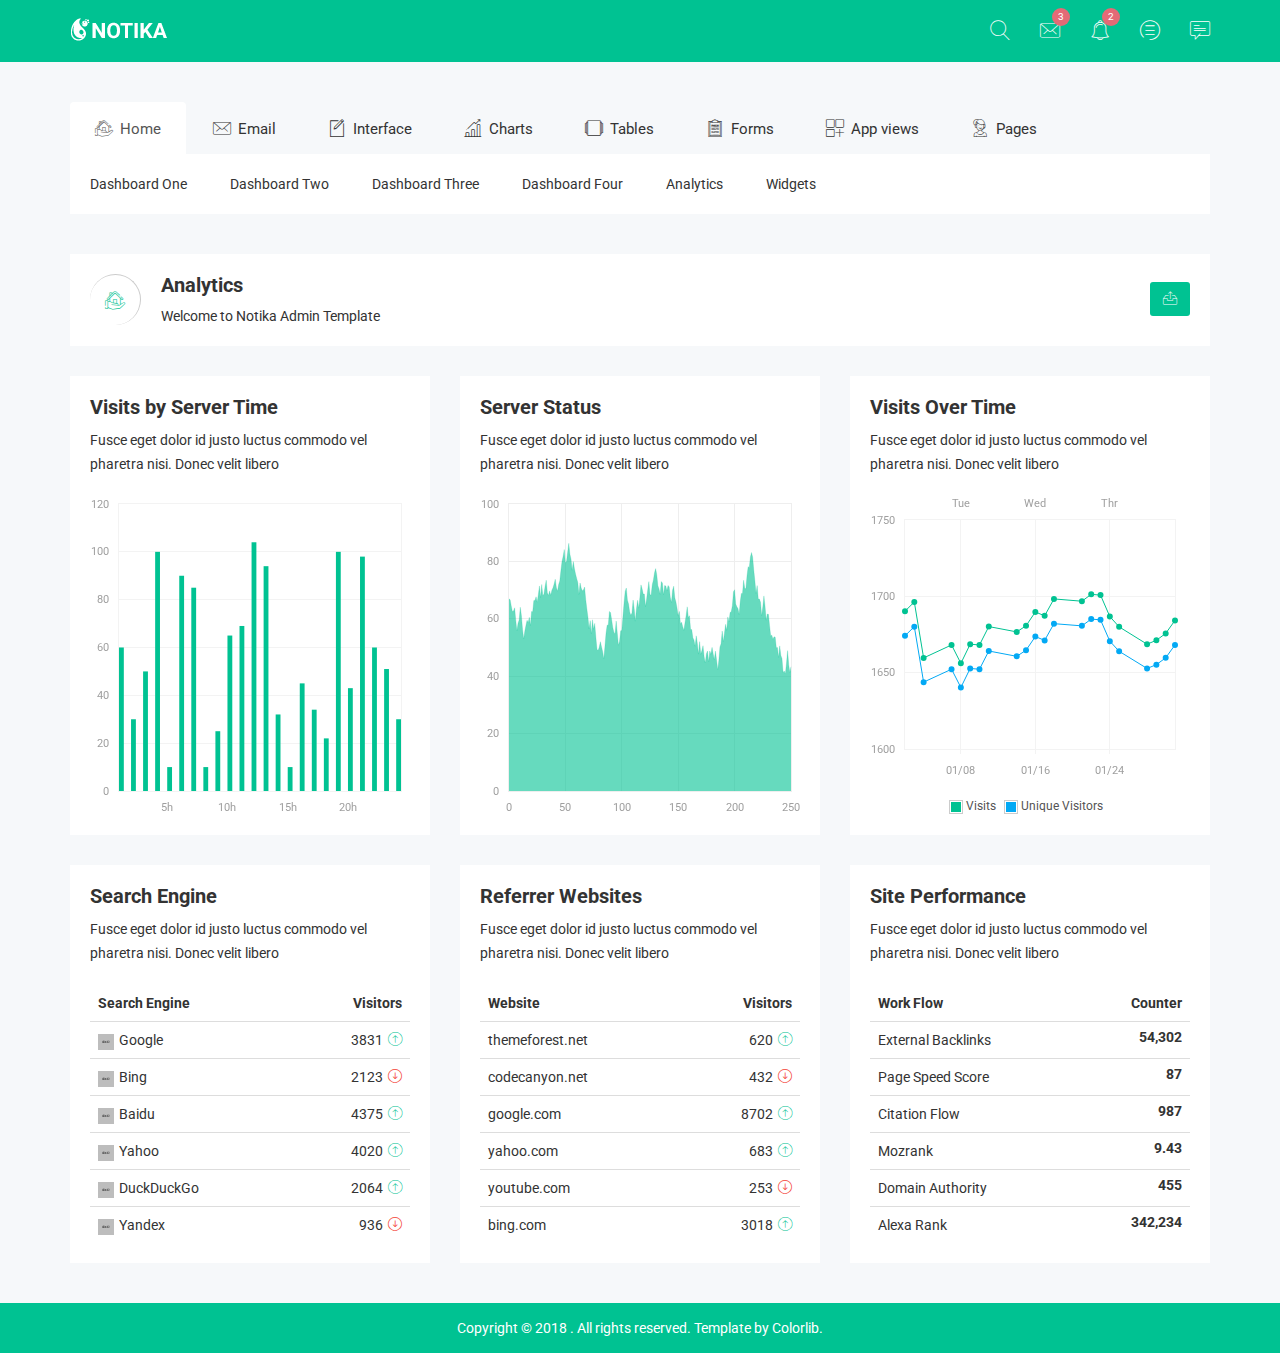
<file: HN-project/src/main/webapp/resources/green-horizotal/analytics.html>
<!doctype html>
<html class="no-js" lang="">

<head>
    <meta charset="utf-8">
    <meta http-equiv="x-ua-compatible" content="ie=edge">
    <title>Analytics | Notika - Notika Admin Template</title>
    <meta name="description" content="">
    <meta name="viewport" content="width=device-width, initial-scale=1">
    <!-- favicon
		============================================ -->
    <link rel="shortcut icon" type="image/x-icon" href="img/favicon.ico">
    <!-- Google Fonts
		============================================ -->
    <link href="https://fonts.googleapis.com/css?family=Roboto:100,300,400,700,900" rel="stylesheet">
    <!-- Bootstrap CSS
		============================================ -->
    <link rel="stylesheet" href="css/bootstrap.min.css">
    <!-- font awesome CSS
		============================================ -->
    <link rel="stylesheet" href="css/font-awesome.min.css">
    <!-- owl.carousel CSS
		============================================ -->
    <link rel="stylesheet" href="css/owl.carousel.css">
    <link rel="stylesheet" href="css/owl.theme.css">
    <link rel="stylesheet" href="css/owl.transitions.css">
    <!-- meanmenu CSS
		============================================ -->
    <link rel="stylesheet" href="css/meanmenu/meanmenu.min.css">
    <!-- Notika icon CSS
		============================================ -->
    <link rel="stylesheet" href="css/notika-custom-icon.css">
    <!-- mCustomScrollbar CSS
		============================================ -->
    <link rel="stylesheet" href="css/scrollbar/jquery.mCustomScrollbar.min.css">
    <!-- animate CSS
		============================================ -->
    <link rel="stylesheet" href="css/animate.css">
    <!-- normalize CSS
		============================================ -->
    <link rel="stylesheet" href="css/normalize.css">
	<!-- wave CSS
		============================================ -->
    <link rel="stylesheet" href="css/wave/waves.min.css">
    <link rel="stylesheet" href="css/wave/button.css">
    <!-- main CSS
		============================================ -->
    <link rel="stylesheet" href="css/main.css">
    <!-- style CSS
		============================================ -->
    <link rel="stylesheet" href="style.css">
    <!-- responsive CSS
		============================================ -->
    <link rel="stylesheet" href="css/responsive.css">
    <!-- modernizr JS
		============================================ -->
    <script src="js/vendor/modernizr-2.8.3.min.js"></script>
</head>

<body>
    <!--[if lt IE 8]>
            <p class="browserupgrade">You are using an <strong>outdated</strong> browser. Please <a href="http://browsehappy.com/">upgrade your browser</a> to improve your experience.</p>
        <![endif]-->
    <!-- Start Header Top Area -->
    <div class="header-top-area">
        <div class="container">
            <div class="row">
                <div class="col-lg-4 col-md-4 col-sm-12 col-xs-12">
                    <div class="logo-area">
                        <a href="#"><img src="img/logo/logo.png" alt="" /></a>
                    </div>
                </div>
                <div class="col-lg-8 col-md-8 col-sm-12 col-xs-12">
                    <div class="header-top-menu">
                        <ul class="nav navbar-nav notika-top-nav">
                            <li class="nav-item dropdown">
                                <a href="#" data-toggle="dropdown" role="button" aria-expanded="false" class="nav-link dropdown-toggle"><span><i class="notika-icon notika-search"></i></span></a>
                                <div role="menu" class="dropdown-menu search-dd animated flipInX">
                                    <div class="search-input">
                                        <i class="notika-icon notika-left-arrow"></i>
                                        <input type="text" />
                                    </div>
                                </div>
                            </li>
                            <li class="nav-item dropdown">
                                <a href="#" data-toggle="dropdown" role="button" aria-expanded="false" class="nav-link dropdown-toggle"><span><i class="notika-icon notika-mail"></i></span></a>
                                <div role="menu" class="dropdown-menu message-dd animated zoomIn">
                                    <div class="hd-mg-tt">
                                        <h2>Messages</h2>
                                    </div>
                                    <div class="hd-message-info">
                                        <a href="#">
                                            <div class="hd-message-sn">
                                                <div class="hd-message-img">
                                                    <img src="img/post/1.jpg" alt="" />
                                                </div>
                                                <div class="hd-mg-ctn">
                                                    <h3>David Belle</h3>
                                                    <p>Cum sociis natoque penatibus et magnis dis parturient montes</p>
                                                </div>
                                            </div>
                                        </a>
                                        <a href="#">
                                            <div class="hd-message-sn">
                                                <div class="hd-message-img">
                                                    <img src="img/post/2.jpg" alt="" />
                                                </div>
                                                <div class="hd-mg-ctn">
                                                    <h3>Jonathan Morris</h3>
                                                    <p>Cum sociis natoque penatibus et magnis dis parturient montes</p>
                                                </div>
                                            </div>
                                        </a>
                                        <a href="#">
                                            <div class="hd-message-sn">
                                                <div class="hd-message-img">
                                                    <img src="img/post/4.jpg" alt="" />
                                                </div>
                                                <div class="hd-mg-ctn">
                                                    <h3>Fredric Mitchell</h3>
                                                    <p>Cum sociis natoque penatibus et magnis dis parturient montes</p>
                                                </div>
                                            </div>
                                        </a>
                                        <a href="#">
                                            <div class="hd-message-sn">
                                                <div class="hd-message-img">
                                                    <img src="img/post/1.jpg" alt="" />
                                                </div>
                                                <div class="hd-mg-ctn">
                                                    <h3>David Belle</h3>
                                                    <p>Cum sociis natoque penatibus et magnis dis parturient montes</p>
                                                </div>
                                            </div>
                                        </a>
                                        <a href="#">
                                            <div class="hd-message-sn">
                                                <div class="hd-message-img">
                                                    <img src="img/post/2.jpg" alt="" />
                                                </div>
                                                <div class="hd-mg-ctn">
                                                    <h3>Glenn Jecobs</h3>
                                                    <p>Cum sociis natoque penatibus et magnis dis parturient montes</p>
                                                </div>
                                            </div>
                                        </a>
                                    </div>
                                    <div class="hd-mg-va">
                                        <a href="#">View All</a>
                                    </div>
                                </div>
                            </li>
                            <li class="nav-item nc-al"><a href="#" data-toggle="dropdown" role="button" aria-expanded="false" class="nav-link dropdown-toggle"><span><i class="notika-icon notika-alarm"></i></span><div class="spinner4 spinner-4"></div><div class="ntd-ctn"><span>3</span></div></a>
                                <div role="menu" class="dropdown-menu message-dd notification-dd animated zoomIn">
                                    <div class="hd-mg-tt">
                                        <h2>Notification</h2>
                                    </div>
                                    <div class="hd-message-info">
                                        <a href="#">
                                            <div class="hd-message-sn">
                                                <div class="hd-message-img">
                                                    <img src="img/post/1.jpg" alt="" />
                                                </div>
                                                <div class="hd-mg-ctn">
                                                    <h3>David Belle</h3>
                                                    <p>Cum sociis natoque penatibus et magnis dis parturient montes</p>
                                                </div>
                                            </div>
                                        </a>
                                        <a href="#">
                                            <div class="hd-message-sn">
                                                <div class="hd-message-img">
                                                    <img src="img/post/2.jpg" alt="" />
                                                </div>
                                                <div class="hd-mg-ctn">
                                                    <h3>Jonathan Morris</h3>
                                                    <p>Cum sociis natoque penatibus et magnis dis parturient montes</p>
                                                </div>
                                            </div>
                                        </a>
                                        <a href="#">
                                            <div class="hd-message-sn">
                                                <div class="hd-message-img">
                                                    <img src="img/post/4.jpg" alt="" />
                                                </div>
                                                <div class="hd-mg-ctn">
                                                    <h3>Fredric Mitchell</h3>
                                                    <p>Cum sociis natoque penatibus et magnis dis parturient montes</p>
                                                </div>
                                            </div>
                                        </a>
                                        <a href="#">
                                            <div class="hd-message-sn">
                                                <div class="hd-message-img">
                                                    <img src="img/post/1.jpg" alt="" />
                                                </div>
                                                <div class="hd-mg-ctn">
                                                    <h3>David Belle</h3>
                                                    <p>Cum sociis natoque penatibus et magnis dis parturient montes</p>
                                                </div>
                                            </div>
                                        </a>
                                        <a href="#">
                                            <div class="hd-message-sn">
                                                <div class="hd-message-img">
                                                    <img src="img/post/2.jpg" alt="" />
                                                </div>
                                                <div class="hd-mg-ctn">
                                                    <h3>Glenn Jecobs</h3>
                                                    <p>Cum sociis natoque penatibus et magnis dis parturient montes</p>
                                                </div>
                                            </div>
                                        </a>
                                    </div>
                                    <div class="hd-mg-va">
                                        <a href="#">View All</a>
                                    </div>
                                </div>
                            </li>
                            <li class="nav-item"><a href="#" data-toggle="dropdown" role="button" aria-expanded="false" class="nav-link dropdown-toggle"><span><i class="notika-icon notika-menus"></i></span><div class="spinner4 spinner-4"></div><div class="ntd-ctn"><span>2</span></div></a>
                                <div role="menu" class="dropdown-menu message-dd task-dd animated zoomIn">
                                    <div class="hd-mg-tt">
                                        <h2>Tasks</h2>
                                    </div>
                                    <div class="hd-message-info hd-task-info">
                                        <div class="skill">
                                            <div class="progress">
                                                <div class="lead-content">
                                                    <p>HTML5 Validation Report</p>
                                                </div>
                                                <div class="progress-bar wow fadeInLeft" data-progress="95%" style="width: 95%;" data-wow-duration="1.5s" data-wow-delay="1.2s"> <span>95%</span>
                                                </div>
                                            </div>
                                            <div class="progress">
                                                <div class="lead-content">
                                                    <p>Google Chrome Extension</p>
                                                </div>
                                                <div class="progress-bar wow fadeInLeft" data-progress="85%" style="width: 85%;" data-wow-duration="1.5s" data-wow-delay="1.2s"><span>85%</span> </div>
                                            </div>
                                            <div class="progress">
                                                <div class="lead-content">
                                                    <p>Social Internet Projects</p>
                                                </div>
                                                <div class="progress-bar wow fadeInLeft" data-progress="75%" style="width: 75%;" data-wow-duration="1.5s" data-wow-delay="1.2s"><span>75%</span> </div>
                                            </div>
                                            <div class="progress">
                                                <div class="lead-content">
                                                    <p>Bootstrap Admin</p>
                                                </div>
                                                <div class="progress-bar wow fadeInLeft" data-progress="65%" style="width: 65%;" data-wow-duration="1.5s" data-wow-delay="1.2s"><span>65%</span> </div>
                                            </div>
                                            <div class="progress progress-bt">
                                                <div class="lead-content">
                                                    <p>Youtube App</p>
                                                </div>
                                                <div class="progress-bar wow fadeInLeft" data-progress="55%" style="width: 55%;" data-wow-duration="1.5s" data-wow-delay="1.2s"><span>55%</span> </div>
                                            </div>
                                        </div>
                                    </div>
                                    <div class="hd-mg-va">
                                        <a href="#">View All</a>
                                    </div>
                                </div>
                            </li>
                            <li class="nav-item"><a href="#" data-toggle="dropdown" role="button" aria-expanded="false" class="nav-link dropdown-toggle"><span><i class="notika-icon notika-chat"></i></span></a>
                                <div role="menu" class="dropdown-menu message-dd chat-dd animated zoomIn">
                                    <div class="hd-mg-tt">
                                        <h2>Chat</h2>
                                    </div>
                                    <div class="search-people">
                                        <i class="notika-icon notika-left-arrow"></i>
                                        <input type="text" placeholder="Search People" />
                                    </div>
                                    <div class="hd-message-info">
                                        <a href="#">
                                            <div class="hd-message-sn">
                                                <div class="hd-message-img chat-img">
                                                    <img src="img/post/1.jpg" alt="" />
                                                    <div class="chat-avaible"><i class="notika-icon notika-dot"></i></div>
                                                </div>
                                                <div class="hd-mg-ctn">
                                                    <h3>David Belle</h3>
                                                    <p>Available</p>
                                                </div>
                                            </div>
                                        </a>
                                        <a href="#">
                                            <div class="hd-message-sn">
                                                <div class="hd-message-img chat-img">
                                                    <img src="img/post/2.jpg" alt="" />
                                                </div>
                                                <div class="hd-mg-ctn">
                                                    <h3>Jonathan Morris</h3>
                                                    <p>Last seen 3 hours ago</p>
                                                </div>
                                            </div>
                                        </a>
                                        <a href="#">
                                            <div class="hd-message-sn">
                                                <div class="hd-message-img chat-img">
                                                    <img src="img/post/4.jpg" alt="" />
                                                </div>
                                                <div class="hd-mg-ctn">
                                                    <h3>Fredric Mitchell</h3>
                                                    <p>Last seen 2 minutes ago</p>
                                                </div>
                                            </div>
                                        </a>
                                        <a href="#">
                                            <div class="hd-message-sn">
                                                <div class="hd-message-img chat-img">
                                                    <img src="img/post/1.jpg" alt="" />
                                                    <div class="chat-avaible"><i class="notika-icon notika-dot"></i></div>
                                                </div>
                                                <div class="hd-mg-ctn">
                                                    <h3>David Belle</h3>
                                                    <p>Available</p>
                                                </div>
                                            </div>
                                        </a>
                                        <a href="#">
                                            <div class="hd-message-sn">
                                                <div class="hd-message-img chat-img">
                                                    <img src="img/post/2.jpg" alt="" />
                                                    <div class="chat-avaible"><i class="notika-icon notika-dot"></i></div>
                                                </div>
                                                <div class="hd-mg-ctn">
                                                    <h3>Glenn Jecobs</h3>
                                                    <p>Available</p>
                                                </div>
                                            </div>
                                        </a>
                                    </div>
                                    <div class="hd-mg-va">
                                        <a href="#">View All</a>
                                    </div>
                                </div>
                            </li>
                        </ul>
                    </div>
                </div>
            </div>
        </div>
    </div>
    <!-- End Header Top Area -->
    <!-- Mobile Menu start -->
    <div class="mobile-menu-area">
        <div class="container">
            <div class="row">
                <div class="col-lg-12 col-md-12 col-sm-12 col-xs-12">
                    <div class="mobile-menu">
                        <nav id="dropdown">
                            <ul class="mobile-menu-nav">
                                <li><a data-toggle="collapse" data-target="#Charts" href="#">Home</a>
                                    <ul class="collapse dropdown-header-top">
                                        <li><a href="index.html">Dashboard One</a></li>
                                        <li><a href="index-2.html">Dashboard Two</a></li>
                                        <li><a href="index-3.html">Dashboard Three</a></li>
                                        <li><a href="index-4.html">Dashboard Four</a></li>
                                        <li><a href="analytics.html">Analytics</a></li>
                                        <li><a href="widgets.html">Widgets</a></li>
                                    </ul>
                                </li>
                                <li><a data-toggle="collapse" data-target="#demoevent" href="#">Email</a>
                                    <ul id="demoevent" class="collapse dropdown-header-top">
                                        <li><a href="inbox.html">Inbox</a></li>
                                        <li><a href="view-email.html">View Email</a></li>
                                        <li><a href="compose-email.html">Compose Email</a></li>
                                    </ul>
                                </li>
                                <li><a data-toggle="collapse" data-target="#democrou" href="#">Interface</a>
                                    <ul id="democrou" class="collapse dropdown-header-top">
                                        <li><a href="animations.html">Animations</a></li>
                                        <li><a href="google-map.html">Google Map</a></li>
                                        <li><a href="data-map.html">Data Maps</a></li>
                                        <li><a href="code-editor.html">Code Editor</a></li>
                                        <li><a href="image-cropper.html">Images Cropper</a></li>
                                        <li><a href="wizard.html">Wizard</a></li>
                                    </ul>
                                </li>
                                <li><a data-toggle="collapse" data-target="#demolibra" href="#">Charts</a>
                                    <ul id="demolibra" class="collapse dropdown-header-top">
                                        <li><a href="flot-charts.html">Flot Charts</a></li>
                                        <li><a href="bar-charts.html">Bar Charts</a></li>
                                        <li><a href="line-charts.html">Line Charts</a></li>
                                        <li><a href="area-charts.html">Area Charts</a></li>
                                    </ul>
                                </li>
                                <li><a data-toggle="collapse" data-target="#demodepart" href="#">Tables</a>
                                    <ul id="demodepart" class="collapse dropdown-header-top">
                                        <li><a href="normal-table.html">Normal Table</a></li>
                                        <li><a href="data-table.html">Data Table</a></li>
                                    </ul>
                                </li>
                                <li><a data-toggle="collapse" data-target="#demo" href="#">Forms</a>
                                    <ul id="demo" class="collapse dropdown-header-top">
                                        <li><a href="form-elements.html">Form Elements</a></li>
                                        <li><a href="form-components.html">Form Components</a></li>
                                        <li><a href="form-examples.html">Form Examples</a></li>
                                    </ul>
                                </li>
                                <li><a data-toggle="collapse" data-target="#Miscellaneousmob" href="#">App views</a>
                                    <ul id="Miscellaneousmob" class="collapse dropdown-header-top">
                                        <li><a href="notification.html">Notifications</a>
                                        </li>
                                        <li><a href="alert.html">Alerts</a>
                                        </li>
                                        <li><a href="modals.html">Modals</a>
                                        </li>
                                        <li><a href="buttons.html">Buttons</a>
                                        </li>
                                        <li><a href="tabs.html">Tabs</a>
                                        </li>
                                        <li><a href="accordion.html">Accordion</a>
                                        </li>
                                        <li><a href="dialog.html">Dialogs</a>
                                        </li>
                                        <li><a href="popovers.html">Popovers</a>
                                        </li>
                                        <li><a href="tooltips.html">Tooltips</a>
                                        </li>
                                        <li><a href="dropdown.html">Dropdowns</a>
                                        </li>
                                    </ul>
                                </li>
                                <li><a data-toggle="collapse" data-target="#Pagemob" href="#">Pages</a>
                                    <ul id="Pagemob" class="collapse dropdown-header-top">
                                        <li><a href="contact.html">Contact</a>
                                        </li>
                                        <li><a href="invoice.html">Invoice</a>
                                        </li>
                                        <li><a href="typography.html">Typography</a>
                                        </li>
                                        <li><a href="color.html">Color</a>
                                        </li>
                                        <li><a href="login-register.html">Login Register</a>
                                        </li>
                                        <li><a href="404.html">404 Page</a>
                                        </li>
                                    </ul>
                                </li>
                            </ul>
                        </nav>
                    </div>
                </div>
            </div>
        </div>
    </div>
    <!-- Mobile Menu end -->
    <!-- Main Menu area start-->
    <div class="main-menu-area mg-tb-40">
        <div class="container">
            <div class="row">
                <div class="col-lg-12 col-md-12 col-sm-12 col-xs-12">
                    <ul class="nav nav-tabs notika-menu-wrap menu-it-icon-pro">
                        <li class="active"><a data-toggle="tab" href="#Home"><i class="notika-icon notika-house"></i> Home</a>
                        </li>
                        <li><a data-toggle="tab" href="#mailbox"><i class="notika-icon notika-mail"></i> Email</a>
                        </li>
                        <li><a data-toggle="tab" href="#Interface"><i class="notika-icon notika-edit"></i> Interface</a>
                        </li>
                        <li><a data-toggle="tab" href="#Charts"><i class="notika-icon notika-bar-chart"></i> Charts</a>
                        </li>
                        <li><a data-toggle="tab" href="#Tables"><i class="notika-icon notika-windows"></i> Tables</a>
                        </li>
                        <li><a data-toggle="tab" href="#Forms"><i class="notika-icon notika-form"></i> Forms</a>
                        </li>
                        <li><a data-toggle="tab" href="#Appviews"><i class="notika-icon notika-app"></i> App views</a>
                        </li>
                        <li><a data-toggle="tab" href="#Page"><i class="notika-icon notika-support"></i> Pages</a>
                        </li>
                    </ul>
                    <div class="tab-content custom-menu-content">
                        <div id="Home" class="tab-pane in active notika-tab-menu-bg animated flipInX">
                            <ul class="notika-main-menu-dropdown">
                                <li><a href="index.html">Dashboard One</a>
                                </li>
                                <li><a href="index-2.html">Dashboard Two</a>
                                </li>
                                <li><a href="index-3.html">Dashboard Three</a>
                                </li>
                                <li><a href="index-4.html">Dashboard Four</a>
                                </li>
                                <li><a href="analytics.html">Analytics</a>
                                </li>
                                <li><a href="widgets.html">Widgets</a>
                                </li>
                            </ul>
                        </div>
                        <div id="mailbox" class="tab-pane notika-tab-menu-bg animated flipInX">
                            <ul class="notika-main-menu-dropdown">
                                <li><a href="inbox.html">Inbox</a>
                                </li>
                                <li><a href="view-email.html">View Email</a>
                                </li>
                                <li><a href="compose-email.html">Compose Email</a>
                                </li>
                            </ul>
                        </div>
                        <div id="Interface" class="tab-pane notika-tab-menu-bg animated flipInX">
                            <ul class="notika-main-menu-dropdown">
                                <li><a href="animations.html">Animations</a>
                                </li>
                                <li><a href="google-map.html">Google Map</a>
                                </li>
                                <li><a href="data-map.html">Data Maps</a>
                                </li>
                                <li><a href="code-editor.html">Code Editor</a>
                                </li>
                                <li><a href="image-cropper.html">Images Cropper</a>
                                </li>
                                <li><a href="wizard.html">Wizard</a>
                                </li>
                            </ul>
                        </div>
                        <div id="Charts" class="tab-pane notika-tab-menu-bg animated flipInX">
                            <ul class="notika-main-menu-dropdown">
                                <li><a href="flot-charts.html">Flot Charts</a>
                                </li>
                                <li><a href="bar-charts.html">Bar Charts</a>
                                </li>
                                <li><a href="line-charts.html">Line Charts</a>
                                </li>
                                <li><a href="area-charts.html">Area Charts</a>
                                </li>
                            </ul>
                        </div>
                        <div id="Tables" class="tab-pane notika-tab-menu-bg animated flipInX">
                            <ul class="notika-main-menu-dropdown">
                                <li><a href="normal-table.html">Normal Table</a>
                                </li>
                                <li><a href="data-table.html">Data Table</a>
                                </li>
                            </ul>
                        </div>
                        <div id="Forms" class="tab-pane notika-tab-menu-bg animated flipInX">
                            <ul class="notika-main-menu-dropdown">
                                <li><a href="form-elements.html">Form Elements</a>
                                </li>
                                <li><a href="form-components.html">Form Components</a>
                                </li>
                                <li><a href="form-examples.html">Form Examples</a>
                                </li>
                            </ul>
                        </div>
                        <div id="Appviews" class="tab-pane notika-tab-menu-bg animated flipInX">
                            <ul class="notika-main-menu-dropdown">
                                <li><a href="notification.html">Notifications</a>
                                </li>
                                <li><a href="alert.html">Alerts</a>
                                </li>
                                <li><a href="modals.html">Modals</a>
                                </li>
                                <li><a href="buttons.html">Buttons</a>
                                </li>
                                <li><a href="tabs.html">Tabs</a>
                                </li>
                                <li><a href="accordion.html">Accordion</a>
                                </li>
                                <li><a href="dialog.html">Dialogs</a>
                                </li>
                                <li><a href="popovers.html">Popovers</a>
                                </li>
                                <li><a href="tooltips.html">Tooltips</a>
                                </li>
                                <li><a href="dropdown.html">Dropdowns</a>
                                </li>
                            </ul>
                        </div>
                        <div id="Page" class="tab-pane notika-tab-menu-bg animated flipInX">
                            <ul class="notika-main-menu-dropdown">
                                <li><a href="contact.html">Contact</a>
                                </li>
                                <li><a href="invoice.html">Invoice</a>
                                </li>
                                <li><a href="typography.html">Typography</a>
                                </li>
                                <li><a href="color.html">Color</a>
                                </li>
                                <li><a href="login-register.html">Login Register</a>
                                </li>
                                <li><a href="404.html">404 Page</a>
                                </li>
                            </ul>
                        </div>
                    </div>
                </div>
            </div>
        </div>
    </div>
    <!-- Main Menu area End-->
	<!-- Breadcomb area Start-->
	<div class="breadcomb-area">
		<div class="container">
			<div class="row">
				<div class="col-lg-12 col-md-12 col-sm-12 col-xs-12">
					<div class="breadcomb-list">
						<div class="row">
							<div class="col-lg-6 col-md-6 col-sm-6 col-xs-12">
								<div class="breadcomb-wp">
									<div class="breadcomb-icon">
										<i class="notika-icon notika-house"></i>
									</div>
									<div class="breadcomb-ctn">
										<h2>Analytics</h2>
										<p>Welcome to Notika <span class="bread-ntd">Admin Template</span></p>
									</div>
								</div>
							</div>
							<div class="col-lg-6 col-md-6 col-sm-6 col-xs-3">
								<div class="breadcomb-report">
									<button data-toggle="tooltip" data-placement="left" title="Download Report" class="btn"><i class="notika-icon notika-sent"></i></button>
								</div>
							</div>
						</div>
					</div>
				</div>
			</div>
		</div>
	</div>
	<!-- Breadcomb area End-->
    <!-- Server time start-->
    <div class="visitor-sv-tm-area">
        <div class="container">
            <div class="row">
                <div class="col-lg-4 col-md-6 col-sm-6 col-xs-12">
                    <div class="visitor-sv-tm-int">
                        <div class="contact-hd mg-bt-ant-inner">
                            <h2>Visits by Server Time</h2>
                            <p>Fusce eget dolor id justo luctus commodo vel pharetra nisi. Donec velit libero</p>
                        </div>
                        <div class="visitor-sv-tm-ch">
                            <div id="visit-server-time" class="flot-chart"></div>
                        </div>
                    </div>
                </div>
                <div class="col-lg-4 col-md-6 col-sm-6 col-xs-12">
                    <div class="visitor-sv-tm-int sm-res-mg-t-30">
                        <div class="contact-hd mg-bt-ant-inner server-sts-rgt">
                            <h2>Server Status</h2>
                            <p>Fusce eget dolor id justo luctus commodo vel pharetra nisi. Donec velit libero</p>
                        </div>
                        <div class="visitor-st-ch">
                            <div id="dynamic-chart" class="flot-chart widget-dynamic-chart ant-ctn-dyn"></div>
                        </div>
                    </div>
                </div>
                <div class="col-lg-4 col-md-6 col-sm-6 col-xs-12">
                    <div class="visitor-sv-tm-int sm-res-mg-t-30 tb-res-mg-t-30 tb-res-ds-n dk-res-ds">
                        <div class="contact-hd mg-bt-ant-inner">
                            <h2>Visits Over Time</h2>
                            <p>Fusce eget dolor id justo luctus commodo vel pharetra nisi. Donec velit libero</p>
                        </div>
                        <div class="visitor-st-ch visitor-ov-ct">
                            <div id="visit-over-time" class="flot-chart"></div>
                            <div class="flc-visits"></div>
                        </div>
                    </div>
                </div>
            </div>
        </div>
    </div>
    <!-- Server time End-->
    <!-- Search Engine Start-->
    <div class="search-engine-area mg-t-30">
        <div class="container">
            <div class="row">
                <div class="col-lg-4 col-md-6 col-sm-6 col-xs-12">
                    <div class="search-engine-int">
                        <div class="contact-hd search-hd-eg">
                            <h2>Search Engine</h2>
                            <p>Fusce eget dolor id justo luctus commodo vel pharetra nisi. Donec velit libero</p>
                        </div>
                        <div class="search-eg-table">
                            <table class="table">
                                <thead>
                                    <tr>
                                        <th>Search Engine</th>
                                        <th class="text-right">Visitors</th>
                                    </tr>
                                </thead>
                                <tbody>
                                    <tr>
                                        <td><img class="search-engine-img" src="img/search-engines/google.png" alt="">Google</td>
                                        <td class="text-right">3831 <i class="notika-icon notika-up-arrow"></i></td>
                                    </tr>
                                    <tr>
                                        <td><img class="search-engine-img" src="img/search-engines/bing.png" alt="">Bing</td>
                                        <td class="text-right">2123 <i class="notika-icon notika-down-arrow"></i></td>
                                    </tr>
                                    <tr>
                                        <td><img class="search-engine-img" src="img/search-engines/baidu.png" alt="">Baidu</td>
                                        <td class="text-right">4375 <i class="notika-icon notika-up-arrow"></i></td>
                                    </tr>
                                    <tr>
                                        <td><img class="search-engine-img" src="img/search-engines/yahoo.png" alt="">Yahoo</td>
                                        <td class="text-right">4020 <i class="notika-icon notika-up-arrow"></i></td>
                                    </tr>
                                    <tr>
                                        <td><img class="search-engine-img" src="img/search-engines/duckduckgo.png" alt="">DuckDuckGo</td>
                                        <td class="text-right">2064 <i class="notika-icon notika-up-arrow"></i></td>
                                    </tr>
                                    <tr>
                                        <td class="analysis-rd-mg"><img class="search-engine-img" src="img/search-engines/yandex.png" alt="">Yandex</td>
                                        <td class="text-right analysis-rd-mg">936 <i class="notika-icon notika-down-arrow"></i></td>
                                    </tr>
                                </tbody>
                            </table>
                        </div>
                    </div>
                </div>
                <div class="col-lg-4 col-md-6 col-sm-6 col-xs-12">
                    <div class="search-engine-int sm-res-mg-t-30 tb-res-mg-t-30 tb-res-mg-t-0">
                        <div class="contact-hd search-hd-eg">
                            <h2>Referrer Websites</h2>
                            <p>Fusce eget dolor id justo luctus commodo vel pharetra nisi. Donec velit libero</p>
                        </div>
                        <div class="search-eg-table">
                            <table class="table">
                                <thead>
                                    <tr>
                                        <th>Website</th>
                                        <th class="text-right">Visitors</th>
                                    </tr>
                                </thead>
                                <tbody>
                                    <tr>
                                        <td>themeforest.net</td>
                                        <td class="text-right">620 <i class="notika-icon notika-up-arrow"></i></td>
                                    </tr>
                                    <tr>
                                        <td>codecanyon.net</td>
                                        <td class="text-right">432 <i class="notika-icon notika-down-arrow"></i></td>
                                    </tr>
                                    <tr>
                                        <td>google.com</td>
                                        <td class="text-right">8702 <i class="notika-icon notika-up-arrow"></i></td>
                                    </tr>
                                    <tr>
                                        <td>yahoo.com</td>
                                        <td class="text-right">683 <i class="notika-icon notika-up-arrow"></i></td>
                                    </tr>
                                    <tr>
                                        <td>youtube.com</td>
                                        <td class="text-right">253 <i class="notika-icon notika-down-arrow"></i></td>
                                    </tr>
                                    <tr>
                                        <td class="analysis-rd-mg">bing.com</td>
                                        <td class="text-right analysis-rd-mg">3018 <i class="notika-icon notika-up-arrow"></i></td>
                                    </tr>
                                </tbody>
                            </table>
                        </div>
                    </div>
                </div>
                <div class="col-lg-4 col-md-6 col-sm-6 col-xs-12">
                    <div class="search-engine-int sm-res-mg-t-30 tb-res-mg-t-30 tb-res-ds-n dk-res-ds">
                        <div class="contact-hd search-hd-eg">
                            <h2>Site Performance</h2>
                            <p>Fusce eget dolor id justo luctus commodo vel pharetra nisi. Donec velit libero</p>
                        </div>
                        <div class="search-eg-table">
                            <table class="table">
                                <thead>
                                    <tr>
                                        <th>Work Flow</th>
                                        <th class="text-right">Counter</th>
                                    </tr>
                                </thead>
                                <tbody>
                                    <tr>
                                        <td>External Backlinks</td>
                                        <td class="text-right">
                                            <h4>54,302</h4>
                                        </td>
                                    </tr>
                                    <tr>
                                        <td>Page Speed Score</td>
                                        <td class="text-right">
                                            <h4>87</h4>
                                        </td>
                                    </tr>
                                    <tr>
                                        <td>Citation Flow</td>
                                        <td class="text-right">
                                            <h4>987</h4>
                                        </td>
                                    </tr>
                                    <tr>
                                        <td>Mozrank</td>
                                        <td class="text-right">
                                            <h4>9.43</h4>
                                        </td>
                                    </tr>
                                    <tr>
                                        <td>Domain Authority</td>
                                        <td class="text-right">
                                            <h4>455</h4>
                                        </td>
                                    </tr>
                                    <tr>
                                        <td class="analysis-rd-mg">Alexa Rank</td>
                                        <td class="text-right analysis-rd-mg">
                                            <h4>342,234</h4>
                                        </td>
                                    </tr>
                                </tbody>
                            </table>
                        </div>
                    </div>
                </div>
            </div>
        </div>
    </div>
    <!-- Search Engine End-->
    <!-- Start Footer area-->
    <div class="footer-copyright-area">
        <div class="container">
            <div class="row">
                <div class="col-lg-12 col-md-12 col-sm-12 col-xs-12">
                    <div class="footer-copy-right">
                        <p>Copyright © 2018
. All rights reserved. Template by <a href="https://colorlib.com">Colorlib</a>.</p>
                    </div>
                </div>
            </div>
        </div>
    </div>
    <!-- End Footer area-->
    <!-- jquery
		============================================ -->
    <script src="js/vendor/jquery-1.12.4.min.js"></script>
    <!-- bootstrap JS
		============================================ -->
    <script src="js/bootstrap.min.js"></script>
    <!-- wow JS
		============================================ -->
    <script src="js/wow.min.js"></script>
    <!-- price-slider JS
		============================================ -->
    <script src="js/jquery-price-slider.js"></script>
    <!-- owl.carousel JS
		============================================ -->
    <script src="js/owl.carousel.min.js"></script>
    <!-- scrollUp JS
		============================================ -->
    <script src="js/jquery.scrollUp.min.js"></script>
    <!-- meanmenu JS
		============================================ -->
    <script src="js/meanmenu/jquery.meanmenu.js"></script>
    <!-- counterup JS
		============================================ -->
    <script src="js/counterup/jquery.counterup.min.js"></script>
    <script src="js/counterup/waypoints.min.js"></script>
    <script src="js/counterup/counterup-active.js"></script>
    <!-- sparkline JS
		============================================ -->
    <script src="js/sparkline/jquery.sparkline.min.js"></script>
    <script src="js/sparkline/sparkline-active.js"></script>
    <!-- knob JS
		============================================ -->
    <script src="js/knob/jquery.knob.js"></script>
    <script src="js/knob/jquery.appear.js"></script>
    <script src="js/knob/knob-active.js"></script>
    <!-- mCustomScrollbar JS
		============================================ -->
    <script src="js/scrollbar/jquery.mCustomScrollbar.concat.min.js"></script>
    <!-- flot JS
		============================================ -->
    <script src="js/flot/jquery.flot.js"></script>
    <script src="js/flot/jquery.flot.resize.js"></script>
    <script src="js/flot/jquery.flot.time.js"></script>
    <script src="js/flot/jquery.flot.tooltip.min.js"></script>
    <script src="js/flot/analtic-flot-active.js"></script>
	<!--  wave JS
		============================================ -->
    <script src="js/wave/waves.min.js"></script>
    <script src="js/wave/wave-active.js"></script>
    <!-- plugins JS
		============================================ -->
    <script src="js/plugins.js"></script>
    <!-- main JS
		============================================ -->
    <script src="js/main.js"></script>
	<!-- tawk chat JS
		============================================ -->
    <script src="js/tawk-chat.js"></script>
</body>

</html>
</file>
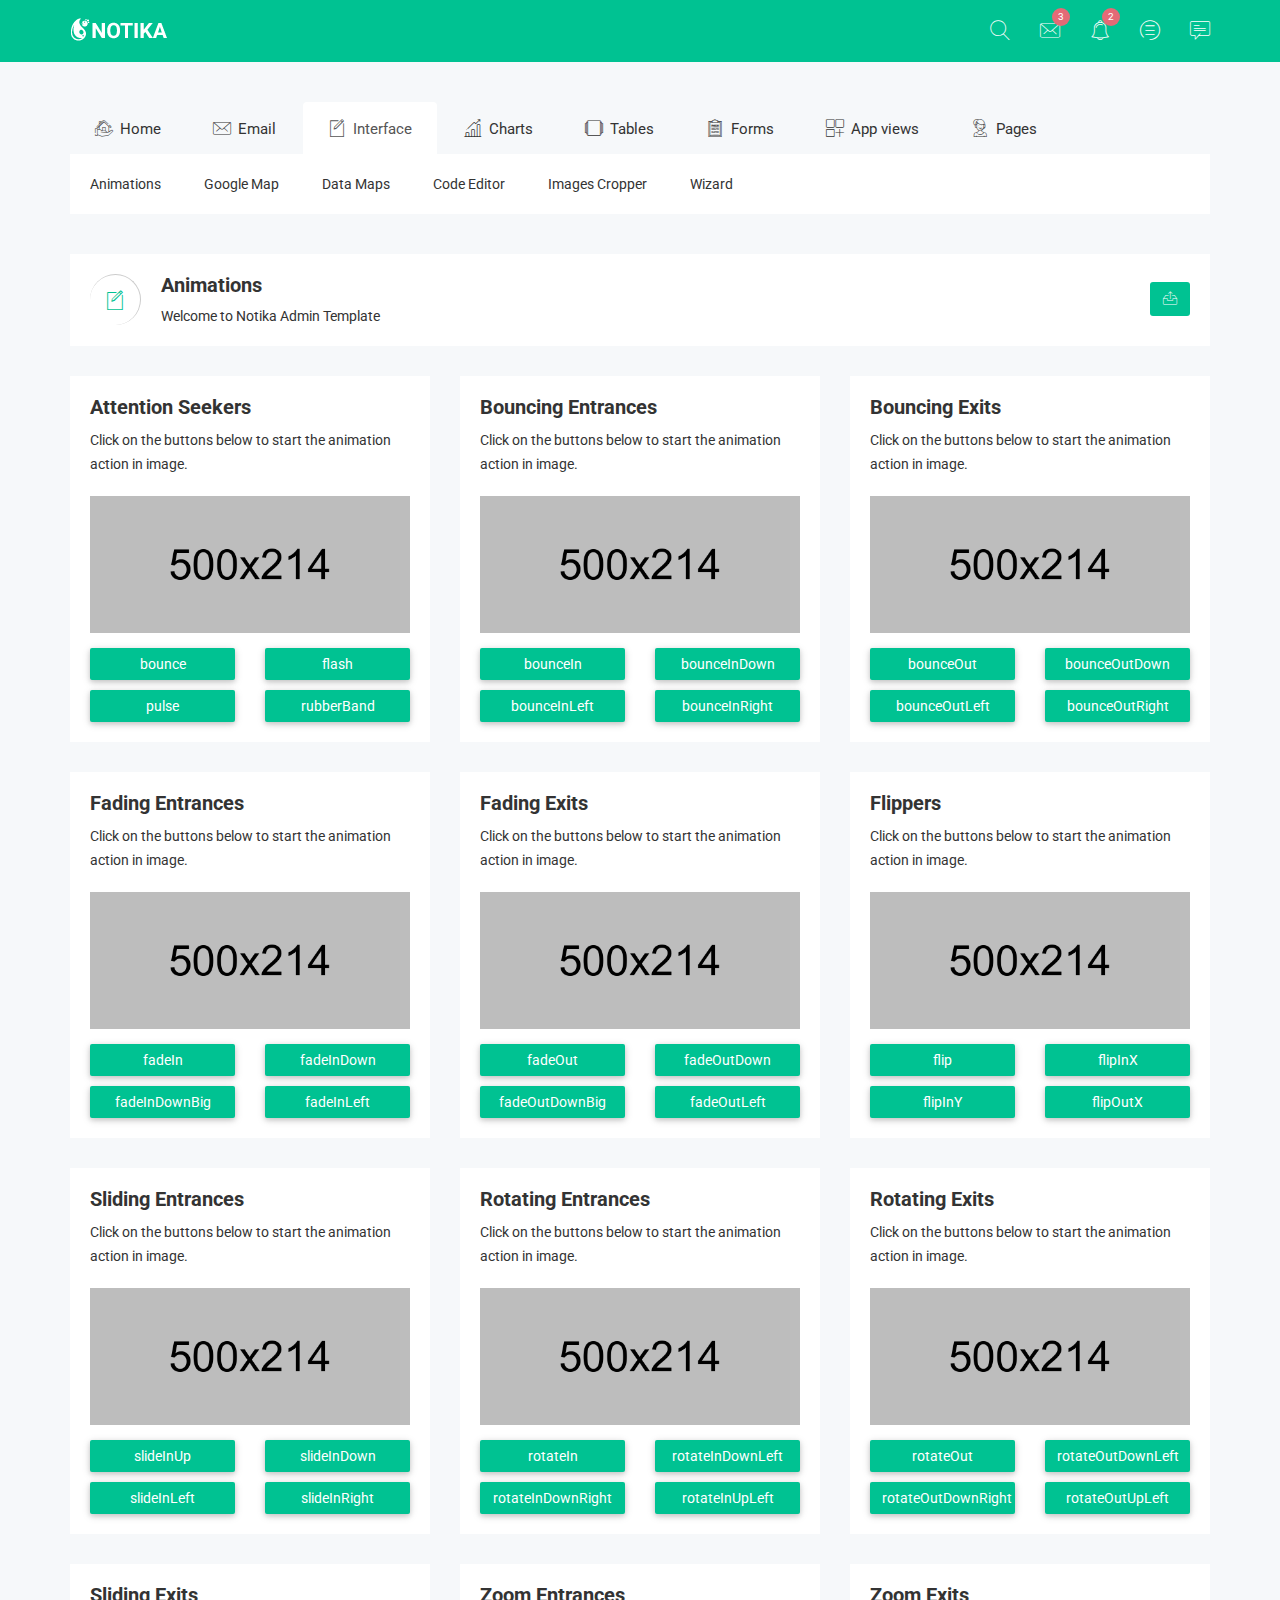
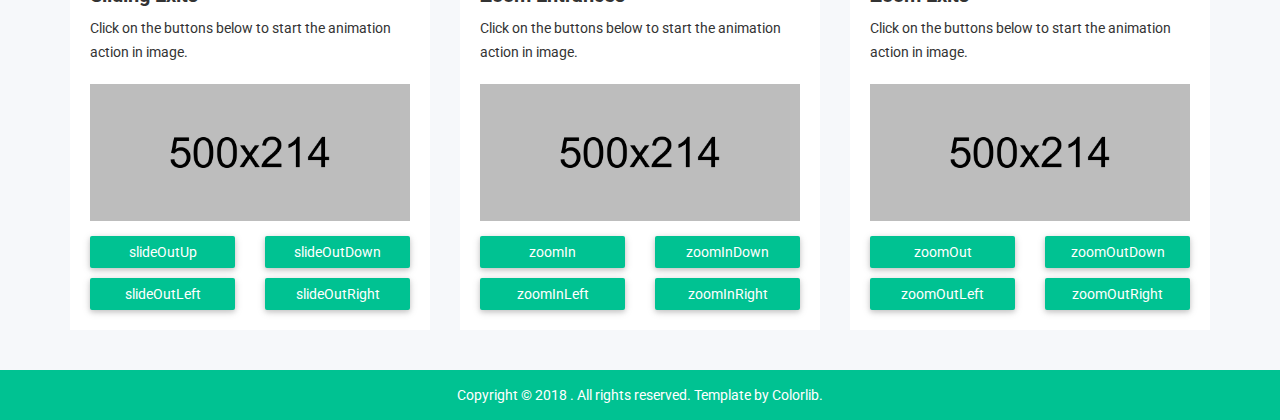
<file: HN-project/src/main/webapp/resources/green-horizotal/animations.html>
<!doctype html>
<html class="no-js" lang="en">

<head>
    <meta charset="utf-8">
    <meta http-equiv="x-ua-compatible" content="ie=edge">
    <title>Animations | Notika - Notika Admin Template</title>
    <meta name="description" content="">
    <meta name="viewport" content="width=device-width, initial-scale=1">
    <!-- favicon
		============================================ -->
    <link rel="shortcut icon" type="image/x-icon" href="img/favicon.ico">
    <!-- Google Fonts
		============================================ -->
    <link href="https://fonts.googleapis.com/css?family=Roboto:100,300,400,700,900" rel="stylesheet">
    <!-- Bootstrap CSS
		============================================ -->
    <link rel="stylesheet" href="css/bootstrap.min.css">
    <!-- font awesome CSS
		============================================ -->
    <link rel="stylesheet" href="css/font-awesome.min.css">
    <!-- owl.carousel CSS
		============================================ -->
    <link rel="stylesheet" href="css/owl.carousel.css">
    <link rel="stylesheet" href="css/owl.theme.css">
    <link rel="stylesheet" href="css/owl.transitions.css">
    <!-- meanmenu CSS
		============================================ -->
    <link rel="stylesheet" href="css/meanmenu/meanmenu.min.css">
    <!-- animate CSS
		============================================ -->
    <link rel="stylesheet" href="css/animate.css">
    <link rel="stylesheet" href="css/animation/animation-custom.css">
    <!-- normalize CSS
		============================================ -->
    <link rel="stylesheet" href="css/normalize.css">
    <!-- mCustomScrollbar CSS
		============================================ -->
    <link rel="stylesheet" href="css/scrollbar/jquery.mCustomScrollbar.min.css">
    <!-- Notika icon CSS
		============================================ -->
    <link rel="stylesheet" href="css/notika-custom-icon.css">
    <!-- wave CSS
		============================================ -->
    <link rel="stylesheet" href="css/wave/waves.min.css">
    <!-- main CSS
		============================================ -->
    <link rel="stylesheet" href="css/main.css">
    <!-- style CSS
		============================================ -->
    <link rel="stylesheet" href="style.css">
    <!-- responsive CSS
		============================================ -->
    <link rel="stylesheet" href="css/responsive.css">
    <!-- modernizr JS
		============================================ -->
    <script src="js/vendor/modernizr-2.8.3.min.js"></script>
</head>

<body>
    <!--[if lt IE 8]>
            <p class="browserupgrade">You are using an <strong>outdated</strong> browser. Please <a href="http://browsehappy.com/">upgrade your browser</a> to improve your experience.</p>
        <![endif]-->
    <!-- Start Header Top Area -->
    <div class="header-top-area">
        <div class="container">
            <div class="row">
                <div class="col-lg-4 col-md-4 col-sm-12 col-xs-12">
                    <div class="logo-area">
                        <a href="#"><img src="img/logo/logo.png" alt="" /></a>
                    </div>
                </div>
                <div class="col-lg-8 col-md-8 col-sm-12 col-xs-12">
                    <div class="header-top-menu">
                        <ul class="nav navbar-nav notika-top-nav">
                            <li class="nav-item dropdown">
                                <a href="#" data-toggle="dropdown" role="button" aria-expanded="false" class="nav-link dropdown-toggle"><span><i class="notika-icon notika-search"></i></span></a>
                                <div role="menu" class="dropdown-menu search-dd animated flipInX">
                                    <div class="search-input">
                                        <i class="notika-icon notika-left-arrow"></i>
                                        <input type="text" />
                                    </div>
                                </div>
                            </li>
                            <li class="nav-item dropdown">
                                <a href="#" data-toggle="dropdown" role="button" aria-expanded="false" class="nav-link dropdown-toggle"><span><i class="notika-icon notika-mail"></i></span></a>
                                <div role="menu" class="dropdown-menu message-dd animated zoomIn">
                                    <div class="hd-mg-tt">
                                        <h2>Messages</h2>
                                    </div>
                                    <div class="hd-message-info">
                                        <a href="#">
                                            <div class="hd-message-sn">
                                                <div class="hd-message-img">
                                                    <img src="img/post/1.jpg" alt="" />
                                                </div>
                                                <div class="hd-mg-ctn">
                                                    <h3>David Belle</h3>
                                                    <p>Cum sociis natoque penatibus et magnis dis parturient montes</p>
                                                </div>
                                            </div>
                                        </a>
                                        <a href="#">
                                            <div class="hd-message-sn">
                                                <div class="hd-message-img">
                                                    <img src="img/post/2.jpg" alt="" />
                                                </div>
                                                <div class="hd-mg-ctn">
                                                    <h3>Jonathan Morris</h3>
                                                    <p>Cum sociis natoque penatibus et magnis dis parturient montes</p>
                                                </div>
                                            </div>
                                        </a>
                                        <a href="#">
                                            <div class="hd-message-sn">
                                                <div class="hd-message-img">
                                                    <img src="img/post/4.jpg" alt="" />
                                                </div>
                                                <div class="hd-mg-ctn">
                                                    <h3>Fredric Mitchell</h3>
                                                    <p>Cum sociis natoque penatibus et magnis dis parturient montes</p>
                                                </div>
                                            </div>
                                        </a>
                                        <a href="#">
                                            <div class="hd-message-sn">
                                                <div class="hd-message-img">
                                                    <img src="img/post/1.jpg" alt="" />
                                                </div>
                                                <div class="hd-mg-ctn">
                                                    <h3>David Belle</h3>
                                                    <p>Cum sociis natoque penatibus et magnis dis parturient montes</p>
                                                </div>
                                            </div>
                                        </a>
                                        <a href="#">
                                            <div class="hd-message-sn">
                                                <div class="hd-message-img">
                                                    <img src="img/post/2.jpg" alt="" />
                                                </div>
                                                <div class="hd-mg-ctn">
                                                    <h3>Glenn Jecobs</h3>
                                                    <p>Cum sociis natoque penatibus et magnis dis parturient montes</p>
                                                </div>
                                            </div>
                                        </a>
                                    </div>
                                    <div class="hd-mg-va">
                                        <a href="#">View All</a>
                                    </div>
                                </div>
                            </li>
                            <li class="nav-item nc-al"><a href="#" data-toggle="dropdown" role="button" aria-expanded="false" class="nav-link dropdown-toggle"><span><i class="notika-icon notika-alarm"></i></span><div class="spinner4 spinner-4"></div><div class="ntd-ctn"><span>3</span></div></a>
                                <div role="menu" class="dropdown-menu message-dd notification-dd animated zoomIn">
                                    <div class="hd-mg-tt">
                                        <h2>Notification</h2>
                                    </div>
                                    <div class="hd-message-info">
                                        <a href="#">
                                            <div class="hd-message-sn">
                                                <div class="hd-message-img">
                                                    <img src="img/post/1.jpg" alt="" />
                                                </div>
                                                <div class="hd-mg-ctn">
                                                    <h3>David Belle</h3>
                                                    <p>Cum sociis natoque penatibus et magnis dis parturient montes</p>
                                                </div>
                                            </div>
                                        </a>
                                        <a href="#">
                                            <div class="hd-message-sn">
                                                <div class="hd-message-img">
                                                    <img src="img/post/2.jpg" alt="" />
                                                </div>
                                                <div class="hd-mg-ctn">
                                                    <h3>Jonathan Morris</h3>
                                                    <p>Cum sociis natoque penatibus et magnis dis parturient montes</p>
                                                </div>
                                            </div>
                                        </a>
                                        <a href="#">
                                            <div class="hd-message-sn">
                                                <div class="hd-message-img">
                                                    <img src="img/post/4.jpg" alt="" />
                                                </div>
                                                <div class="hd-mg-ctn">
                                                    <h3>Fredric Mitchell</h3>
                                                    <p>Cum sociis natoque penatibus et magnis dis parturient montes</p>
                                                </div>
                                            </div>
                                        </a>
                                        <a href="#">
                                            <div class="hd-message-sn">
                                                <div class="hd-message-img">
                                                    <img src="img/post/1.jpg" alt="" />
                                                </div>
                                                <div class="hd-mg-ctn">
                                                    <h3>David Belle</h3>
                                                    <p>Cum sociis natoque penatibus et magnis dis parturient montes</p>
                                                </div>
                                            </div>
                                        </a>
                                        <a href="#">
                                            <div class="hd-message-sn">
                                                <div class="hd-message-img">
                                                    <img src="img/post/2.jpg" alt="" />
                                                </div>
                                                <div class="hd-mg-ctn">
                                                    <h3>Glenn Jecobs</h3>
                                                    <p>Cum sociis natoque penatibus et magnis dis parturient montes</p>
                                                </div>
                                            </div>
                                        </a>
                                    </div>
                                    <div class="hd-mg-va">
                                        <a href="#">View All</a>
                                    </div>
                                </div>
                            </li>
                            <li class="nav-item"><a href="#" data-toggle="dropdown" role="button" aria-expanded="false" class="nav-link dropdown-toggle"><span><i class="notika-icon notika-menus"></i></span><div class="spinner4 spinner-4"></div><div class="ntd-ctn"><span>2</span></div></a>
                                <div role="menu" class="dropdown-menu message-dd task-dd animated zoomIn">
                                    <div class="hd-mg-tt">
                                        <h2>Tasks</h2>
                                    </div>
                                    <div class="hd-message-info hd-task-info">
                                        <div class="skill">
                                            <div class="progress">
                                                <div class="lead-content">
                                                    <p>HTML5 Validation Report</p>
                                                </div>
                                                <div class="progress-bar wow fadeInLeft" data-progress="95%" style="width: 95%;" data-wow-duration="1.5s" data-wow-delay="1.2s"> <span>95%</span>
                                                </div>
                                            </div>
                                            <div class="progress">
                                                <div class="lead-content">
                                                    <p>Google Chrome Extension</p>
                                                </div>
                                                <div class="progress-bar wow fadeInLeft" data-progress="85%" style="width: 85%;" data-wow-duration="1.5s" data-wow-delay="1.2s"><span>85%</span> </div>
                                            </div>
                                            <div class="progress">
                                                <div class="lead-content">
                                                    <p>Social Internet Projects</p>
                                                </div>
                                                <div class="progress-bar wow fadeInLeft" data-progress="75%" style="width: 75%;" data-wow-duration="1.5s" data-wow-delay="1.2s"><span>75%</span> </div>
                                            </div>
                                            <div class="progress">
                                                <div class="lead-content">
                                                    <p>Bootstrap Admin</p>
                                                </div>
                                                <div class="progress-bar wow fadeInLeft" data-progress="65%" style="width: 65%;" data-wow-duration="1.5s" data-wow-delay="1.2s"><span>65%</span> </div>
                                            </div>
                                            <div class="progress progress-bt">
                                                <div class="lead-content">
                                                    <p>Youtube App</p>
                                                </div>
                                                <div class="progress-bar wow fadeInLeft" data-progress="55%" style="width: 55%;" data-wow-duration="1.5s" data-wow-delay="1.2s"><span>55%</span> </div>
                                            </div>
                                        </div>
                                    </div>
                                    <div class="hd-mg-va">
                                        <a href="#">View All</a>
                                    </div>
                                </div>
                            </li>
                            <li class="nav-item"><a href="#" data-toggle="dropdown" role="button" aria-expanded="false" class="nav-link dropdown-toggle"><span><i class="notika-icon notika-chat"></i></span></a>
                                <div role="menu" class="dropdown-menu message-dd chat-dd animated zoomIn">
                                    <div class="hd-mg-tt">
                                        <h2>Chat</h2>
                                    </div>
                                    <div class="search-people">
                                        <i class="notika-icon notika-left-arrow"></i>
                                        <input type="text" placeholder="Search People" />
                                    </div>
                                    <div class="hd-message-info">
                                        <a href="#">
                                            <div class="hd-message-sn">
                                                <div class="hd-message-img chat-img">
                                                    <img src="img/post/1.jpg" alt="" />
                                                    <div class="chat-avaible"><i class="notika-icon notika-dot"></i></div>
                                                </div>
                                                <div class="hd-mg-ctn">
                                                    <h3>David Belle</h3>
                                                    <p>Available</p>
                                                </div>
                                            </div>
                                        </a>
                                        <a href="#">
                                            <div class="hd-message-sn">
                                                <div class="hd-message-img chat-img">
                                                    <img src="img/post/2.jpg" alt="" />
                                                </div>
                                                <div class="hd-mg-ctn">
                                                    <h3>Jonathan Morris</h3>
                                                    <p>Last seen 3 hours ago</p>
                                                </div>
                                            </div>
                                        </a>
                                        <a href="#">
                                            <div class="hd-message-sn">
                                                <div class="hd-message-img chat-img">
                                                    <img src="img/post/4.jpg" alt="" />
                                                </div>
                                                <div class="hd-mg-ctn">
                                                    <h3>Fredric Mitchell</h3>
                                                    <p>Last seen 2 minutes ago</p>
                                                </div>
                                            </div>
                                        </a>
                                        <a href="#">
                                            <div class="hd-message-sn">
                                                <div class="hd-message-img chat-img">
                                                    <img src="img/post/1.jpg" alt="" />
                                                    <div class="chat-avaible"><i class="notika-icon notika-dot"></i></div>
                                                </div>
                                                <div class="hd-mg-ctn">
                                                    <h3>David Belle</h3>
                                                    <p>Available</p>
                                                </div>
                                            </div>
                                        </a>
                                        <a href="#">
                                            <div class="hd-message-sn">
                                                <div class="hd-message-img chat-img">
                                                    <img src="img/post/2.jpg" alt="" />
                                                    <div class="chat-avaible"><i class="notika-icon notika-dot"></i></div>
                                                </div>
                                                <div class="hd-mg-ctn">
                                                    <h3>Glenn Jecobs</h3>
                                                    <p>Available</p>
                                                </div>
                                            </div>
                                        </a>
                                    </div>
                                    <div class="hd-mg-va">
                                        <a href="#">View All</a>
                                    </div>
                                </div>
                            </li>
                        </ul>
                    </div>
                </div>
            </div>
        </div>
    </div>
    <!-- End Header Top Area -->
    <!-- Mobile Menu start -->
    <div class="mobile-menu-area">
        <div class="container">
            <div class="row">
                <div class="col-lg-12 col-md-12 col-sm-12 col-xs-12">
                    <div class="mobile-menu">
                        <nav id="dropdown">
                            <ul class="mobile-menu-nav">
                                <li><a data-toggle="collapse" data-target="#Charts" href="#">Home</a>
                                    <ul class="collapse dropdown-header-top">
                                        <li><a href="index.html">Dashboard One</a></li>
                                        <li><a href="index-2.html">Dashboard Two</a></li>
                                        <li><a href="index-3.html">Dashboard Three</a></li>
                                        <li><a href="index-4.html">Dashboard Four</a></li>
                                        <li><a href="analytics.html">Analytics</a></li>
                                        <li><a href="widgets.html">Widgets</a></li>
                                    </ul>
                                </li>
                                <li><a data-toggle="collapse" data-target="#demoevent" href="#">Email</a>
                                    <ul id="demoevent" class="collapse dropdown-header-top">
                                        <li><a href="inbox.html">Inbox</a></li>
                                        <li><a href="view-email.html">View Email</a></li>
                                        <li><a href="compose-email.html">Compose Email</a></li>
                                    </ul>
                                </li>
                                <li><a data-toggle="collapse" data-target="#democrou" href="#">Interface</a>
                                    <ul id="democrou" class="collapse dropdown-header-top">
                                        <li><a href="animations.html">Animations</a></li>
                                        <li><a href="google-map.html">Google Map</a></li>
                                        <li><a href="data-map.html">Data Maps</a></li>
                                        <li><a href="code-editor.html">Code Editor</a></li>
                                        <li><a href="image-cropper.html">Images Cropper</a></li>
                                        <li><a href="wizard.html">Wizard</a></li>
                                    </ul>
                                </li>
                                <li><a data-toggle="collapse" data-target="#demolibra" href="#">Charts</a>
                                    <ul id="demolibra" class="collapse dropdown-header-top">
                                        <li><a href="flot-charts.html">Flot Charts</a></li>
                                        <li><a href="bar-charts.html">Bar Charts</a></li>
                                        <li><a href="line-charts.html">Line Charts</a></li>
                                        <li><a href="area-charts.html">Area Charts</a></li>
                                    </ul>
                                </li>
                                <li><a data-toggle="collapse" data-target="#demodepart" href="#">Tables</a>
                                    <ul id="demodepart" class="collapse dropdown-header-top">
                                        <li><a href="normal-table.html">Normal Table</a></li>
                                        <li><a href="data-table.html">Data Table</a></li>
                                    </ul>
                                </li>
                                <li><a data-toggle="collapse" data-target="#demo" href="#">Forms</a>
                                    <ul id="demo" class="collapse dropdown-header-top">
                                        <li><a href="form-elements.html">Form Elements</a></li>
                                        <li><a href="form-components.html">Form Components</a></li>
                                        <li><a href="form-examples.html">Form Examples</a></li>
                                    </ul>
                                </li>
                                <li><a data-toggle="collapse" data-target="#Miscellaneousmob" href="#">App views</a>
                                    <ul id="Miscellaneousmob" class="collapse dropdown-header-top">
                                        <li><a href="notification.html">Notifications</a>
                                        </li>
                                        <li><a href="alert.html">Alerts</a>
                                        </li>
                                        <li><a href="modals.html">Modals</a>
                                        </li>
                                        <li><a href="buttons.html">Buttons</a>
                                        </li>
                                        <li><a href="tabs.html">Tabs</a>
                                        </li>
                                        <li><a href="accordion.html">Accordion</a>
                                        </li>
                                        <li><a href="dialog.html">Dialogs</a>
                                        </li>
                                        <li><a href="popovers.html">Popovers</a>
                                        </li>
                                        <li><a href="tooltips.html">Tooltips</a>
                                        </li>
                                        <li><a href="dropdown.html">Dropdowns</a>
                                        </li>
                                    </ul>
                                </li>
                                <li><a data-toggle="collapse" data-target="#Pagemob" href="#">Pages</a>
                                    <ul id="Pagemob" class="collapse dropdown-header-top">
                                        <li><a href="contact.html">Contact</a>
                                        </li>
                                        <li><a href="invoice.html">Invoice</a>
                                        </li>
                                        <li><a href="typography.html">Typography</a>
                                        </li>
                                        <li><a href="color.html">Color</a>
                                        </li>
                                        <li><a href="login-register.html">Login Register</a>
                                        </li>
                                        <li><a href="404.html">404 Page</a>
                                        </li>
                                    </ul>
                                </li>
                            </ul>
                        </nav>
                    </div>
                </div>
            </div>
        </div>
    </div>
    <!-- Mobile Menu end -->
    <!-- Main Menu area start-->
    <div class="main-menu-area mg-tb-40">
        <div class="container">
            <div class="row">
                <div class="col-lg-12 col-md-12 col-sm-12 col-xs-12">
                    <ul class="nav nav-tabs notika-menu-wrap menu-it-icon-pro">
                        <li><a data-toggle="tab" href="#Home"><i class="notika-icon notika-house"></i> Home</a>
                        </li>
                        <li><a data-toggle="tab" href="#mailbox"><i class="notika-icon notika-mail"></i> Email</a>
                        </li>
                        <li class="active"><a data-toggle="tab" href="#Interface"><i class="notika-icon notika-edit"></i> Interface</a>
                        </li>
                        <li><a data-toggle="tab" href="#Charts"><i class="notika-icon notika-bar-chart"></i> Charts</a>
                        </li>
                        <li><a data-toggle="tab" href="#Tables"><i class="notika-icon notika-windows"></i> Tables</a>
                        </li>
                        <li><a data-toggle="tab" href="#Forms"><i class="notika-icon notika-form"></i> Forms</a>
                        </li>
                        <li><a data-toggle="tab" href="#Appviews"><i class="notika-icon notika-app"></i> App views</a>
                        </li>
                        <li><a data-toggle="tab" href="#Page"><i class="notika-icon notika-support"></i> Pages</a>
                        </li>
                    </ul>
                    <div class="tab-content custom-menu-content">
                        <div id="Home" class="tab-pane in notika-tab-menu-bg animated flipInX">
                            <ul class="notika-main-menu-dropdown">
                                <li><a href="index.html">Dashboard One</a>
                                </li>
                                <li><a href="index-2.html">Dashboard Two</a>
                                </li>
                                <li><a href="index-3.html">Dashboard Three</a>
                                </li>
                                <li><a href="index-4.html">Dashboard Four</a>
                                </li>
                                <li><a href="analytics.html">Analytics</a>
                                </li>
                                <li><a href="widgets.html">Widgets</a>
                                </li>
                            </ul>
                        </div>
                        <div id="mailbox" class="tab-pane notika-tab-menu-bg animated flipInX">
                            <ul class="notika-main-menu-dropdown">
                                <li><a href="inbox.html">Inbox</a>
                                </li>
                                <li><a href="view-email.html">View Email</a>
                                </li>
                                <li><a href="compose-email.html">Compose Email</a>
                                </li>
                            </ul>
                        </div>
                        <div id="Interface" class="tab-pane active notika-tab-menu-bg animated flipInX">
                            <ul class="notika-main-menu-dropdown">
                                <li><a href="animations.html">Animations</a>
                                </li>
                                <li><a href="google-map.html">Google Map</a>
                                </li>
                                <li><a href="data-map.html">Data Maps</a>
                                </li>
                                <li><a href="code-editor.html">Code Editor</a>
                                </li>
                                <li><a href="image-cropper.html">Images Cropper</a>
                                </li>
                                <li><a href="wizard.html">Wizard</a>
                                </li>
                            </ul>
                        </div>
                        <div id="Charts" class="tab-pane notika-tab-menu-bg animated flipInX">
                            <ul class="notika-main-menu-dropdown">
                                <li><a href="flot-charts.html">Flot Charts</a>
                                </li>
                                <li><a href="bar-charts.html">Bar Charts</a>
                                </li>
                                <li><a href="line-charts.html">Line Charts</a>
                                </li>
                                <li><a href="area-charts.html">Area Charts</a>
                                </li>
                            </ul>
                        </div>
                        <div id="Tables" class="tab-pane notika-tab-menu-bg animated flipInX">
                            <ul class="notika-main-menu-dropdown">
                                <li><a href="normal-table.html">Normal Table</a>
                                </li>
                                <li><a href="data-table.html">Data Table</a>
                                </li>
                            </ul>
                        </div>
                        <div id="Forms" class="tab-pane notika-tab-menu-bg animated flipInX">
                            <ul class="notika-main-menu-dropdown">
                                <li><a href="form-elements.html">Form Elements</a>
                                </li>
                                <li><a href="form-components.html">Form Components</a>
                                </li>
                                <li><a href="form-examples.html">Form Examples</a>
                                </li>
                            </ul>
                        </div>
                        <div id="Appviews" class="tab-pane notika-tab-menu-bg animated flipInX">
                            <ul class="notika-main-menu-dropdown">
                                <li><a href="notification.html">Notifications</a>
                                </li>
                                <li><a href="alert.html">Alerts</a>
                                </li>
                                <li><a href="modals.html">Modals</a>
                                </li>
                                <li><a href="buttons.html">Buttons</a>
                                </li>
                                <li><a href="tabs.html">Tabs</a>
                                </li>
                                <li><a href="accordion.html">Accordion</a>
                                </li>
                                <li><a href="dialog.html">Dialogs</a>
                                </li>
                                <li><a href="popovers.html">Popovers</a>
                                </li>
                                <li><a href="tooltips.html">Tooltips</a>
                                </li>
                                <li><a href="dropdown.html">Dropdowns</a>
                                </li>
                            </ul>
                        </div>
                        <div id="Page" class="tab-pane notika-tab-menu-bg animated flipInX">
                            <ul class="notika-main-menu-dropdown">
                                <li><a href="contact.html">Contact</a>
                                </li>
                                <li><a href="invoice.html">Invoice</a>
                                </li>
                                <li><a href="typography.html">Typography</a>
                                </li>
                                <li><a href="color.html">Color</a>
                                </li>
                                <li><a href="login-register.html">Login Register</a>
                                </li>
                                <li><a href="404.html">404 Page</a>
                                </li>
                            </ul>
                        </div>
                    </div>
                </div>
            </div>
        </div>
    </div>
    <!-- Main Menu area End-->
	<!-- Breadcomb area Start-->
	<div class="breadcomb-area">
		<div class="container">
			<div class="row">
				<div class="col-lg-12 col-md-12 col-sm-12 col-xs-12">
					<div class="breadcomb-list">
						<div class="row">
							<div class="col-lg-6 col-md-6 col-sm-6 col-xs-12">
								<div class="breadcomb-wp">
									<div class="breadcomb-icon">
										<i class="notika-icon notika-edit"></i>
									</div>
									<div class="breadcomb-ctn">
										<h2>Animations</h2>
										<p>Welcome to Notika <span class="bread-ntd">Admin Template</span></p>
									</div>
								</div>
							</div>
							<div class="col-lg-6 col-md-6 col-sm-6 col-xs-3">
								<div class="breadcomb-report">
									<button data-toggle="tooltip" data-placement="left" title="Download Report" class="btn"><i class="notika-icon notika-sent"></i></button>
								</div>
							</div>
						</div>
					</div>
				</div>
			</div>
		</div>
	</div>
	<!-- Breadcomb area End-->
    <!-- Animateions area start-->
    <div class="animation-area">
        <div class="container">
            <div class="row">
                <div class="col-lg-4 col-md-4 col-sm-4 col-xs-12">
                    <div class="animation-single-int">
                        <div class="animation-ctn-hd">
                            <h2>Attention Seekers</h2>
                            <p>Click on the buttons below to start the animation action in image.</p>
                        </div>
                        <div class="animation-img mg-b-15">
                            <img class="animate-one" src="img/widgets/2.png" alt="" />
                        </div>
                        <div class="animation-action">
                            <div class="row">
                                <div class="col-lg-6">
                                    <div class="animation-btn">
                                        <button class="btn ant-nk-st bounce-ac">bounce</button>
                                    </div>
                                </div>
                                <div class="col-lg-6">
                                    <div class="animation-btn sm-res-mg-t-10 tb-res-mg-t-10 dk-res-mg-t-10">
                                        <button class="btn ant-nk-st flash-ac">flash</button>
                                    </div>
                                </div>
                            </div>
                            <div class="row mg-t-10">
                                <div class="col-lg-6">
                                    <div class="animation-btn">
                                        <button class="btn ant-nk-st pulse-ac">pulse</button>
                                    </div>
                                </div>
                                <div class="col-lg-6">
                                    <div class="animation-btn sm-res-mg-t-10 tb-res-mg-t-10 dk-res-mg-t-10">
                                        <button class="btn ant-nk-st rubberBand-ac">rubberBand</button>
                                    </div>
                                </div>
                            </div>
                        </div>
                    </div>
                </div>
                <div class="col-lg-4 col-md-4 col-sm-4 col-xs-12">
                    <div class="animation-single-int sm-res-mg-t-30">
                        <div class="animation-ctn-hd">
                            <h2>Bouncing Entrances</h2>
                            <p>Click on the buttons below to start the animation action in image.</p>
                        </div>
                        <div class="animation-img mg-b-15">
                            <img class="animate-two" src="img/widgets/4.png" alt="" />
                        </div>
                        <div class="animation-action">
                            <div class="row">
                                <div class="col-lg-6">
                                    <div class="animation-btn">
                                        <button class="btn ant-nk-st bounceIn-ac">bounceIn</button>
                                    </div>
                                </div>
                                <div class="col-lg-6">
                                    <div class="animation-btn sm-res-mg-t-10 tb-res-mg-t-10 dk-res-mg-t-10">
                                        <button class="btn ant-nk-st bounceInDown-ac">bounceInDown</button>
                                    </div>
                                </div>
                            </div>
                            <div class="row mg-t-10">
                                <div class="col-lg-6">
                                    <div class="animation-btn">
                                        <button class="btn ant-nk-st bounceInLeft-ac">bounceInLeft</button>
                                    </div>
                                </div>
                                <div class="col-lg-6">
                                    <div class="animation-btn sm-res-mg-t-10 tb-res-mg-t-10 dk-res-mg-t-10">
                                        <button class="btn ant-nk-st bounceInUp-ac">bounceInRight</button>
                                    </div>
                                </div>
                            </div>
                        </div>
                    </div>
                </div>
                <div class="col-lg-4 col-md-4 col-sm-4 col-xs-12">
                    <div class="animation-single-int sm-res-mg-t-30">
                        <div class="animation-ctn-hd">
                            <h2>Bouncing Exits</h2>
                            <p>Click on the buttons below to start the animation action in image.</p>
                        </div>
                        <div class="animation-img mg-b-15">
                            <img class="animate-three" src="img/widgets/6.png" alt="" />
                        </div>
                        <div class="animation-action">
                            <div class="row">
                                <div class="col-lg-6">
                                    <div class="animation-btn">
                                        <button class="btn ant-nk-st bounceOut-ac">bounceOut</button>
                                    </div>
                                </div>
                                <div class="col-lg-6">
                                    <div class="animation-btn sm-res-mg-t-10 tb-res-mg-t-10 dk-res-mg-t-10">
                                        <button class="btn ant-nk-st bounceOutDown-ac">bounceOutDown</button>
                                    </div>
                                </div>
                            </div>
                            <div class="row mg-t-10">
                                <div class="col-lg-6">
                                    <div class="animation-btn">
                                        <button class="btn ant-nk-st bounceOutLeft-ac">bounceOutLeft</button>
                                    </div>
                                </div>
                                <div class="col-lg-6">
                                    <div class="animation-btn sm-res-mg-t-10 tb-res-mg-t-10 dk-res-mg-t-10">
                                        <button class="btn ant-nk-st bounceOutRight-ac">bounceOutRight</button>
                                    </div>
                                </div>
                            </div>
                        </div>
                    </div>
                </div>
            </div>
            <div class="row">
                <div class="col-lg-4 col-md-4 col-sm-4 col-xs-12">
                    <div class="animation-single-int mg-t-30">
                        <div class="animation-ctn-hd">
                            <h2>Fading Entrances</h2>
                            <p>Click on the buttons below to start the animation action in image.</p>
                        </div>
                        <div class="animation-img mg-b-15">
                            <img class="animate-four" src="img/widgets/2.png" alt="" />
                        </div>
                        <div class="animation-action">
                            <div class="row">
                                <div class="col-lg-6">
                                    <div class="animation-btn">
                                        <button class="btn ant-nk-st fadeIn-ac">fadeIn</button>
                                    </div>
                                </div>
                                <div class="col-lg-6">
                                    <div class="animation-btn sm-res-mg-t-10 tb-res-mg-t-10 dk-res-mg-t-10">
                                        <button class="btn ant-nk-st fadeInDown-ac">fadeInDown</button>
                                    </div>
                                </div>
                            </div>
                            <div class="row mg-t-10">
                                <div class="col-lg-6">
                                    <div class="animation-btn">
                                        <button class="btn ant-nk-st fadeInDownBig-ac">fadeInDownBig</button>
                                    </div>
                                </div>
                                <div class="col-lg-6">
                                    <div class="animation-btn sm-res-mg-t-10 tb-res-mg-t-10 dk-res-mg-t-10">
                                        <button class="btn ant-nk-st fadeInLeft-ac">fadeInLeft</button>
                                    </div>
                                </div>
                            </div>
                        </div>
                    </div>
                </div>
                <div class="col-lg-4 col-md-4 col-sm-4 col-xs-12 mg-t-30">
                    <div class="animation-single-int">
                        <div class="animation-ctn-hd">
                            <h2>Fading Exits</h2>
                            <p>Click on the buttons below to start the animation action in image.</p>
                        </div>
                        <div class="animation-img mg-b-15">
                            <img class="animate-five" src="img/widgets/4.png" alt="" />
                        </div>
                        <div class="animation-action">
                            <div class="row">
                                <div class="col-lg-6">
                                    <div class="animation-btn">
                                        <button class="btn ant-nk-st fadeOut-ac">fadeOut</button>
                                    </div>
                                </div>
                                <div class="col-lg-6">
                                    <div class="animation-btn sm-res-mg-t-10 tb-res-mg-t-10 dk-res-mg-t-10">
                                        <button class="btn ant-nk-st fadeOutDown-ac">fadeOutDown</button>
                                    </div>
                                </div>
                            </div>
                            <div class="row mg-t-10">
                                <div class="col-lg-6">
                                    <div class="animation-btn">
                                        <button class="btn ant-nk-st fadeOutDownBig-ac">fadeOutDownBig</button>
                                    </div>
                                </div>
                                <div class="col-lg-6">
                                    <div class="animation-btn sm-res-mg-t-10 tb-res-mg-t-10 dk-res-mg-t-10">
                                        <button class="btn ant-nk-st fadeOutLeft-ac">fadeOutLeft</button>
                                    </div>
                                </div>
                            </div>
                        </div>
                    </div>
                </div>
                <div class="col-lg-4 col-md-4 col-sm-4 col-xs-12 mg-t-30">
                    <div class="animation-single-int">
                        <div class="animation-ctn-hd">
                            <h2>Flippers</h2>
                            <p>Click on the buttons below to start the animation action in image.</p>
                        </div>
                        <div class="animation-img mg-b-15">
                            <img class="animate-six" src="img/widgets/6.png" alt="" />
                        </div>
                        <div class="animation-action">
                            <div class="row">
                                <div class="col-lg-6">
                                    <div class="animation-btn">
                                        <button class="btn ant-nk-st flip-ac">flip</button>
                                    </div>
                                </div>
                                <div class="col-lg-6">
                                    <div class="animation-btn sm-res-mg-t-10 tb-res-mg-t-10 dk-res-mg-t-10">
                                        <button class="btn ant-nk-st flipInX-ac">flipInX</button>
                                    </div>
                                </div>
                            </div>
                            <div class="row mg-t-10">
                                <div class="col-lg-6">
                                    <div class="animation-btn">
                                        <button class="btn ant-nk-st flipInY-ac">flipInY</button>
                                    </div>
                                </div>
                                <div class="col-lg-6">
                                    <div class="animation-btn sm-res-mg-t-10 tb-res-mg-t-10 dk-res-mg-t-10">
                                        <button class="btn ant-nk-st flipOutX-ac">flipOutX</button>
                                    </div>
                                </div>
                            </div>
                        </div>
                    </div>
                </div>
            </div>
            <div class="row">
                <div class="col-lg-4 col-md-4 col-sm-4 col-xs-12">
                    <div class="animation-single-int mg-t-30">
                        <div class="animation-ctn-hd">
                            <h2>Sliding Entrances</h2>
                            <p>Click on the buttons below to start the animation action in image.</p>
                        </div>
                        <div class="animation-img mg-b-15">
                            <img class="animate-seven" src="img/widgets/2.png" alt="" />
                        </div>
                        <div class="animation-action">
                            <div class="row">
                                <div class="col-lg-6">
                                    <div class="animation-btn">
                                        <button class="btn ant-nk-st slideInUp-ac">slideInUp</button>
                                    </div>
                                </div>
                                <div class="col-lg-6">
                                    <div class="animation-btn sm-res-mg-t-10 tb-res-mg-t-10 dk-res-mg-t-10">
                                        <button class="btn ant-nk-st slideInDown-ac">slideInDown</button>
                                    </div>
                                </div>
                            </div>
                            <div class="row mg-t-10">
                                <div class="col-lg-6">
                                    <div class="animation-btn">
                                        <button class="btn ant-nk-st slideInLeft-ac">slideInLeft</button>
                                    </div>
                                </div>
                                <div class="col-lg-6">
                                    <div class="animation-btn sm-res-mg-t-10 tb-res-mg-t-10 dk-res-mg-t-10">
                                        <button class="btn ant-nk-st slideInRight-ac">slideInRight</button>
                                    </div>
                                </div>
                            </div>
                        </div>
                    </div>
                </div>
                <div class="col-lg-4 col-md-4 col-sm-4 col-xs-12 mg-t-30">
                    <div class="animation-single-int">
                        <div class="animation-ctn-hd">
                            <h2>Rotating Entrances</h2>
                            <p>Click on the buttons below to start the animation action in image.</p>
                        </div>
                        <div class="animation-img mg-b-15">
                            <img class="animate-eight" src="img/widgets/4.png" alt="" />
                        </div>
                        <div class="animation-action">
                            <div class="row">
                                <div class="col-lg-6">
                                    <div class="animation-btn">
                                        <button class="btn ant-nk-st rotateIn-ac">rotateIn</button>
                                    </div>
                                </div>
                                <div class="col-lg-6">
                                    <div class="animation-btn sm-res-mg-t-10 tb-res-mg-t-10 dk-res-mg-t-10">
                                        <button class="btn ant-nk-st rotateInDownLeft-ac">rotateInDownLeft</button>
                                    </div>
                                </div>
                            </div>
                            <div class="row mg-t-10">
                                <div class="col-lg-6">
                                    <div class="animation-btn">
                                        <button class="btn ant-nk-st rotateInDownRight-ac">rotateInDownRight</button>
                                    </div>
                                </div>
                                <div class="col-lg-6">
                                    <div class="animation-btn sm-res-mg-t-10 tb-res-mg-t-10 dk-res-mg-t-10">
                                        <button class="btn ant-nk-st rotateInUpLeft-ac">rotateInUpLeft</button>
                                    </div>
                                </div>
                            </div>
                        </div>
                    </div>
                </div>
                <div class="col-lg-4 col-md-4 col-sm-4 col-xs-12 mg-t-30">
                    <div class="animation-single-int">
                        <div class="animation-ctn-hd">
                            <h2>Rotating Exits</h2>
                            <p>Click on the buttons below to start the animation action in image.</p>
                        </div>
                        <div class="animation-img mg-b-15">
                            <img class="animate-nine" src="img/widgets/6.png" alt="" />
                        </div>
                        <div class="animation-action">
                            <div class="row">
                                <div class="col-lg-6">
                                    <div class="animation-btn">
                                        <button class="btn ant-nk-st rotateOut-ac">rotateOut</button>
                                    </div>
                                </div>
                                <div class="col-lg-6">
                                    <div class="animation-btn sm-res-mg-t-10 tb-res-mg-t-10 dk-res-mg-t-10">
                                        <button class="btn ant-nk-st rotateOutDownLeft-ac">rotateOutDownLeft</button>
                                    </div>
                                </div>
                            </div>
                            <div class="row mg-t-10">
                                <div class="col-lg-6">
                                    <div class="animation-btn">
                                        <button class="btn ant-nk-st rotateOutDownRight-ac">rotateOutDownRight</button>
                                    </div>
                                </div>
                                <div class="col-lg-6">
                                    <div class="animation-btn sm-res-mg-t-10 tb-res-mg-t-10 dk-res-mg-t-10">
                                        <button class="btn ant-nk-st rotateOutUpLeft-ac">rotateOutUpLeft</button>
                                    </div>
                                </div>
                            </div>
                        </div>
                    </div>
                </div>
            </div>
            <div class="row">
                <div class="col-lg-4 col-md-4 col-sm-4 col-xs-12">
                    <div class="animation-single-int mg-t-30">
                        <div class="animation-ctn-hd">
                            <h2>Sliding Exits</h2>
                            <p>Click on the buttons below to start the animation action in image.</p>
                        </div>
                        <div class="animation-img mg-b-15">
                            <img class="animate-ten" src="img/widgets/2.png" alt="" />
                        </div>
                        <div class="animation-action">
                            <div class="row">
                                <div class="col-lg-6">
                                    <div class="animation-btn">
                                        <button class="btn ant-nk-st slideOutUp-ac">slideOutUp</button>
                                    </div>
                                </div>
                                <div class="col-lg-6">
                                    <div class="animation-btn sm-res-mg-t-10 tb-res-mg-t-10 dk-res-mg-t-10">
                                        <button class="btn ant-nk-st slideOutDown-ac">slideOutDown</button>
                                    </div>
                                </div>
                            </div>
                            <div class="row mg-t-10">
                                <div class="col-lg-6">
                                    <div class="animation-btn">
                                        <button class="btn ant-nk-st slideOutLeft-ac">slideOutLeft</button>
                                    </div>
                                </div>
                                <div class="col-lg-6">
                                    <div class="animation-btn sm-res-mg-t-10 tb-res-mg-t-10 dk-res-mg-t-10">
                                        <button class="btn ant-nk-st slideOutRight-ac">slideOutRight</button>
                                    </div>
                                </div>
                            </div>
                        </div>
                    </div>
                </div>
                <div class="col-lg-4 col-md-4 col-sm-4 col-xs-12 mg-t-30">
                    <div class="animation-single-int">
                        <div class="animation-ctn-hd">
                            <h2>Zoom Entrances</h2>
                            <p>Click on the buttons below to start the animation action in image.</p>
                        </div>
                        <div class="animation-img mg-b-15">
                            <img class="animate-eleven" src="img/widgets/4.png" alt="" />
                        </div>
                        <div class="animation-action">
                            <div class="row">
                                <div class="col-lg-6">
                                    <div class="animation-btn">
                                        <button class="btn ant-nk-st zoomIn-ac">zoomIn</button>
                                    </div>
                                </div>
                                <div class="col-lg-6">
                                    <div class="animation-btn sm-res-mg-t-10 tb-res-mg-t-10 dk-res-mg-t-10">
                                        <button class="btn ant-nk-st zoomInDown-ac">zoomInDown</button>
                                    </div>
                                </div>
                            </div>
                            <div class="row mg-t-10">
                                <div class="col-lg-6">
                                    <div class="animation-btn">
                                        <button class="btn ant-nk-st zoomInLeft-ac">zoomInLeft</button>
                                    </div>
                                </div>
                                <div class="col-lg-6">
                                    <div class="animation-btn sm-res-mg-t-10 tb-res-mg-t-10 dk-res-mg-t-10">
                                        <button class="btn ant-nk-st zoomInRight-ac">zoomInRight</button>
                                    </div>
                                </div>
                            </div>
                        </div>
                    </div>
                </div>
                <div class="col-lg-4 col-md-4 col-sm-4 col-xs-12 mg-t-30">
                    <div class="animation-single-int">
                        <div class="animation-ctn-hd">
                            <h2>Zoom Exits</h2>
                            <p>Click on the buttons below to start the animation action in image.</p>
                        </div>
                        <div class="animation-img mg-b-15">
                            <img class="animate-twelve" src="img/widgets/6.png" alt="" />
                        </div>
                        <div class="animation-action">
                            <div class="row">
                                <div class="col-lg-6">
                                    <div class="animation-btn">
                                        <button class="btn ant-nk-st zoomOut-ac">zoomOut</button>
                                    </div>
                                </div>
                                <div class="col-lg-6">
                                    <div class="animation-btn sm-res-mg-t-10 tb-res-mg-t-10 dk-res-mg-t-10">
                                        <button class="btn ant-nk-st zoomOutDown-ac">zoomOutDown</button>
                                    </div>
                                </div>
                            </div>
                            <div class="row mg-t-10">
                                <div class="col-lg-6">
                                    <div class="animation-btn">
                                        <button class="btn ant-nk-st zoomOutLeft-ac">zoomOutLeft</button>
                                    </div>
                                </div>
                                <div class="col-lg-6">
                                    <div class="animation-btn sm-res-mg-t-10 tb-res-mg-t-10 dk-res-mg-t-10">
                                        <button class="btn ant-nk-st zoomOutRight-ac">zoomOutRight</button>
                                    </div>
                                </div>
                            </div>
                        </div>
                    </div>
                </div>
            </div>
        </div>
    </div>
    <!-- Animateions area End-->
    <!-- Start Footer area-->
    <div class="footer-copyright-area">
        <div class="container">
            <div class="row">
                <div class="col-lg-12 col-md-12 col-sm-12 col-xs-12">
                    <div class="footer-copy-right">
                        <p>Copyright © 2018 
. All rights reserved. Template by <a href="https://colorlib.com">Colorlib</a>.</p>
                    </div>
                </div>
            </div>
        </div>
    </div>
    <!-- End Footer area-->
    <!-- jquery
		============================================ -->
    <script src="js/vendor/jquery-1.12.4.min.js"></script>
    <!-- bootstrap JS
		============================================ -->
    <script src="js/bootstrap.min.js"></script>
    <!-- wow JS
		============================================ -->
    <script src="js/wow.min.js"></script>
    <!-- price-slider JS
		============================================ -->
    <script src="js/jquery-price-slider.js"></script>
    <!-- owl.carousel JS
		============================================ -->
    <script src="js/owl.carousel.min.js"></script>
    <!-- scrollUp JS
		============================================ -->
    <script src="js/jquery.scrollUp.min.js"></script>
    <!-- meanmenu JS
		============================================ -->
    <script src="js/meanmenu/jquery.meanmenu.js"></script>
    <!-- counterup JS
		============================================ -->
    <script src="js/counterup/jquery.counterup.min.js"></script>
    <script src="js/counterup/waypoints.min.js"></script>
    <script src="js/counterup/counterup-active.js"></script>
    <!-- mCustomScrollbar JS
		============================================ -->
    <script src="js/scrollbar/jquery.mCustomScrollbar.concat.min.js"></script>
    <!-- sparkline JS
		============================================ -->
    <script src="js/sparkline/jquery.sparkline.min.js"></script>
    <script src="js/sparkline/sparkline-active.js"></script>
    <!-- flot JS
		============================================ -->
    <script src="js/flot/jquery.flot.js"></script>
    <script src="js/flot/jquery.flot.resize.js"></script>
    <script src="js/flot/flot-active.js"></script>
    <!-- knob JS
		============================================ -->
    <script src="js/knob/jquery.knob.js"></script>
    <script src="js/knob/jquery.appear.js"></script>
    <script src="js/knob/knob-active.js"></script>
    <!--  wave JS
		============================================ -->
    <script src="js/wave/waves.min.js"></script>
    <script src="js/wave/wave-active.js"></script>
    <!--  animation JS
		============================================ -->
    <script src="js/animation/animation-active.js"></script>
    <!--  Chat JS
		============================================ -->
    <script src="js/chat/jquery.chat.js"></script>
    <!--  todo JS
		============================================ -->
    <script src="js/todo/jquery.todo.js"></script>
    <!-- plugins JS
		============================================ -->
    <script src="js/plugins.js"></script>
    <!-- main JS
		============================================ -->
    <script src="js/main.js"></script>
	<!-- tawk chat JS
		============================================ -->
    <script src="js/tawk-chat.js"></script>
</body>

</html>
</file>
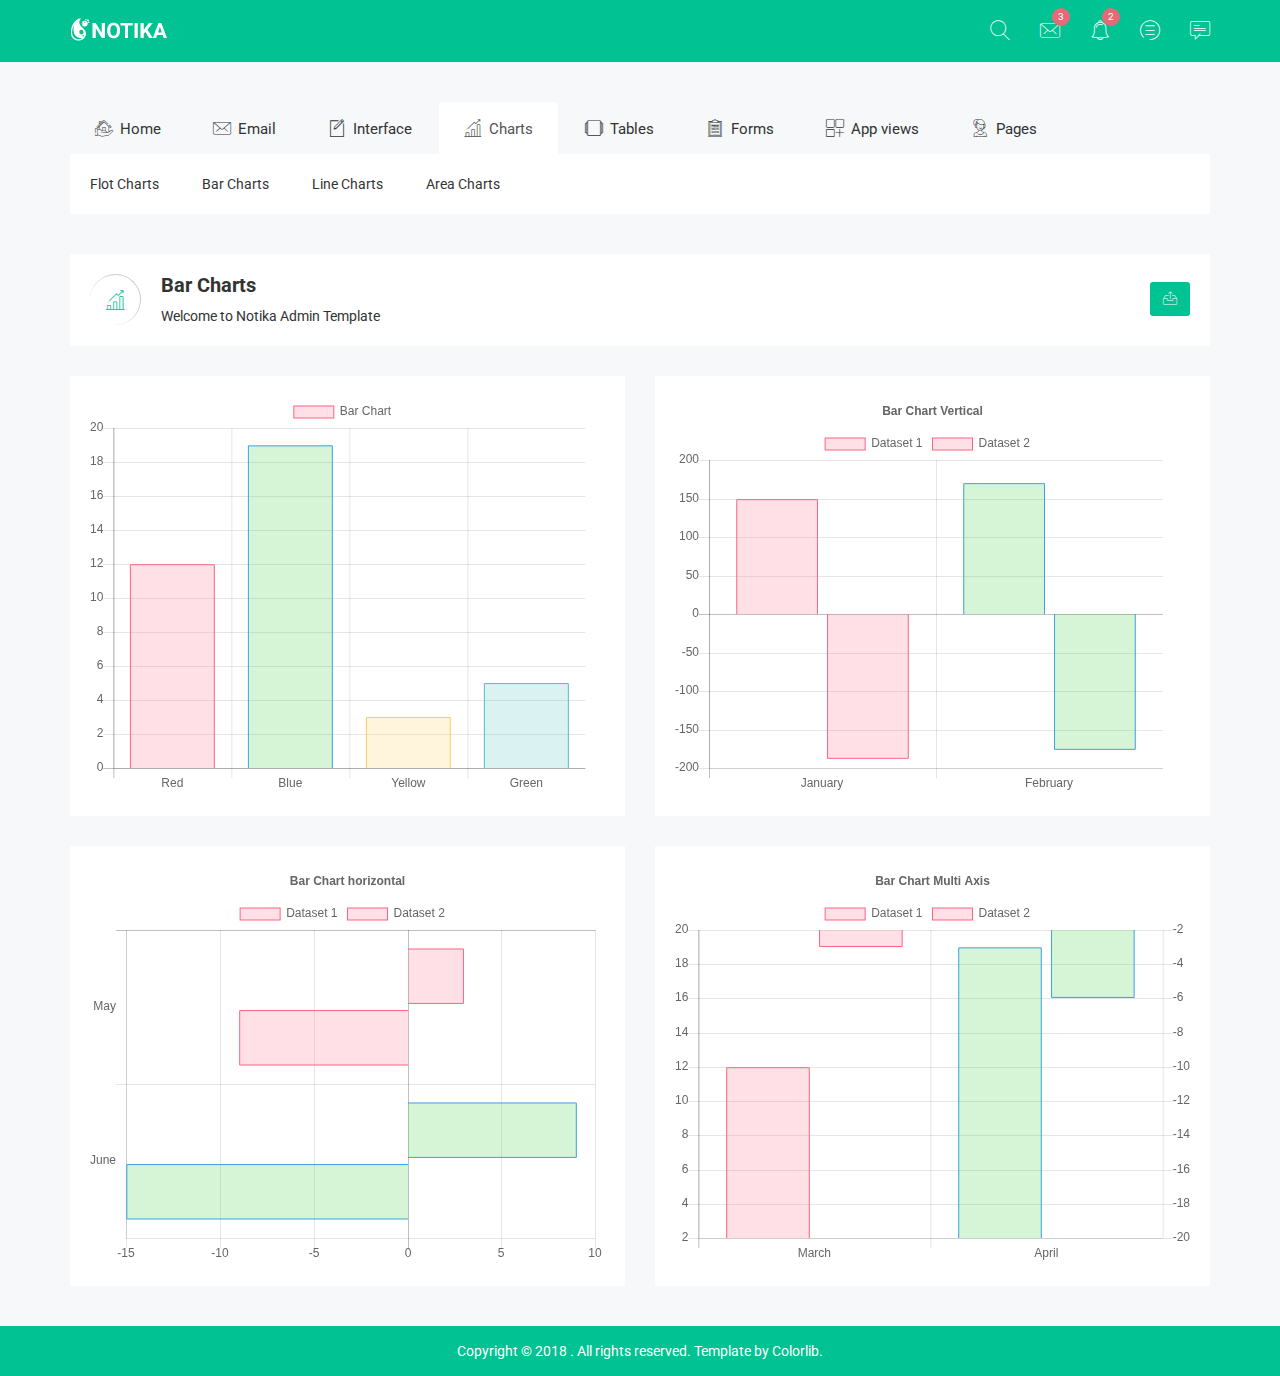
<file: HN-project/src/main/webapp/resources/green-horizotal/bar-charts.html>
<!doctype html>
<html class="no-js" lang="">

<head>
    <meta charset="utf-8">
    <meta http-equiv="x-ua-compatible" content="ie=edge">
    <title>Bar Charts | Notika - Notika Admin Template</title>
    <meta name="description" content="">
    <meta name="viewport" content="width=device-width, initial-scale=1">
    <!-- favicon
		============================================ -->
    <link rel="shortcut icon" type="image/x-icon" href="img/favicon.ico">
    <!-- Google Fonts
		============================================ -->
    <link href="https://fonts.googleapis.com/css?family=Roboto:100,300,400,700,900" rel="stylesheet">
    <!-- Bootstrap CSS
		============================================ -->
    <link rel="stylesheet" href="css/bootstrap.min.css">
    <!-- font awesome CSS
		============================================ -->
    <link rel="stylesheet" href="css/font-awesome.min.css">
    <!-- owl.carousel CSS
		============================================ -->
    <link rel="stylesheet" href="css/owl.carousel.css">
    <link rel="stylesheet" href="css/owl.theme.css">
    <link rel="stylesheet" href="css/owl.transitions.css">
    <!-- meanmenu CSS
		============================================ -->
    <link rel="stylesheet" href="css/meanmenu/meanmenu.min.css">
    <!-- animate CSS
		============================================ -->
    <link rel="stylesheet" href="css/animate.css">
    <!-- normalize CSS
		============================================ -->
    <link rel="stylesheet" href="css/normalize.css">
	<!-- wave CSS
		============================================ -->
    <link rel="stylesheet" href="css/wave/waves.min.css">
    <link rel="stylesheet" href="css/wave/button.css">
    <!-- mCustomScrollbar CSS
		============================================ -->
    <link rel="stylesheet" href="css/scrollbar/jquery.mCustomScrollbar.min.css">
    <!-- Notika icon CSS
		============================================ -->
    <link rel="stylesheet" href="css/notika-custom-icon.css">
    <!-- main CSS
		============================================ -->
    <link rel="stylesheet" href="css/main.css">
    <!-- style CSS
		============================================ -->
    <link rel="stylesheet" href="style.css">
    <!-- responsive CSS
		============================================ -->
    <link rel="stylesheet" href="css/responsive.css">
    <!-- modernizr JS
		============================================ -->
    <script src="js/vendor/modernizr-2.8.3.min.js"></script>
</head>

<body>
    <!--[if lt IE 8]>
            <p class="browserupgrade">You are using an <strong>outdated</strong> browser. Please <a href="http://browsehappy.com/">upgrade your browser</a> to improve your experience.</p>
        <![endif]-->
    <!-- Start Header Top Area -->
    <div class="header-top-area">
        <div class="container">
            <div class="row">
                <div class="col-lg-4 col-md-4 col-sm-12 col-xs-12">
                    <div class="logo-area">
                        <a href="#"><img src="img/logo/logo.png" alt="" /></a>
                    </div>
                </div>
                <div class="col-lg-8 col-md-8 col-sm-12 col-xs-12">
                    <div class="header-top-menu">
                        <ul class="nav navbar-nav notika-top-nav">
                            <li class="nav-item dropdown">
                                <a href="#" data-toggle="dropdown" role="button" aria-expanded="false" class="nav-link dropdown-toggle"><span><i class="notika-icon notika-search"></i></span></a>
                                <div role="menu" class="dropdown-menu search-dd animated flipInX">
                                    <div class="search-input">
                                        <i class="notika-icon notika-left-arrow"></i>
                                        <input type="text" />
                                    </div>
                                </div>
                            </li>
                            <li class="nav-item dropdown">
                                <a href="#" data-toggle="dropdown" role="button" aria-expanded="false" class="nav-link dropdown-toggle"><span><i class="notika-icon notika-mail"></i></span></a>
                                <div role="menu" class="dropdown-menu message-dd animated zoomIn">
                                    <div class="hd-mg-tt">
                                        <h2>Messages</h2>
                                    </div>
                                    <div class="hd-message-info">
                                        <a href="#">
                                            <div class="hd-message-sn">
                                                <div class="hd-message-img">
                                                    <img src="img/post/1.jpg" alt="" />
                                                </div>
                                                <div class="hd-mg-ctn">
                                                    <h3>David Belle</h3>
                                                    <p>Cum sociis natoque penatibus et magnis dis parturient montes</p>
                                                </div>
                                            </div>
                                        </a>
                                        <a href="#">
                                            <div class="hd-message-sn">
                                                <div class="hd-message-img">
                                                    <img src="img/post/2.jpg" alt="" />
                                                </div>
                                                <div class="hd-mg-ctn">
                                                    <h3>Jonathan Morris</h3>
                                                    <p>Cum sociis natoque penatibus et magnis dis parturient montes</p>
                                                </div>
                                            </div>
                                        </a>
                                        <a href="#">
                                            <div class="hd-message-sn">
                                                <div class="hd-message-img">
                                                    <img src="img/post/4.jpg" alt="" />
                                                </div>
                                                <div class="hd-mg-ctn">
                                                    <h3>Fredric Mitchell</h3>
                                                    <p>Cum sociis natoque penatibus et magnis dis parturient montes</p>
                                                </div>
                                            </div>
                                        </a>
                                        <a href="#">
                                            <div class="hd-message-sn">
                                                <div class="hd-message-img">
                                                    <img src="img/post/1.jpg" alt="" />
                                                </div>
                                                <div class="hd-mg-ctn">
                                                    <h3>David Belle</h3>
                                                    <p>Cum sociis natoque penatibus et magnis dis parturient montes</p>
                                                </div>
                                            </div>
                                        </a>
                                        <a href="#">
                                            <div class="hd-message-sn">
                                                <div class="hd-message-img">
                                                    <img src="img/post/2.jpg" alt="" />
                                                </div>
                                                <div class="hd-mg-ctn">
                                                    <h3>Glenn Jecobs</h3>
                                                    <p>Cum sociis natoque penatibus et magnis dis parturient montes</p>
                                                </div>
                                            </div>
                                        </a>
                                    </div>
                                    <div class="hd-mg-va">
                                        <a href="#">View All</a>
                                    </div>
                                </div>
                            </li>
                            <li class="nav-item nc-al"><a href="#" data-toggle="dropdown" role="button" aria-expanded="false" class="nav-link dropdown-toggle"><span><i class="notika-icon notika-alarm"></i></span><div class="spinner4 spinner-4"></div><div class="ntd-ctn"><span>3</span></div></a>
                                <div role="menu" class="dropdown-menu message-dd notification-dd animated zoomIn">
                                    <div class="hd-mg-tt">
                                        <h2>Notification</h2>
                                    </div>
                                    <div class="hd-message-info">
                                        <a href="#">
                                            <div class="hd-message-sn">
                                                <div class="hd-message-img">
                                                    <img src="img/post/1.jpg" alt="" />
                                                </div>
                                                <div class="hd-mg-ctn">
                                                    <h3>David Belle</h3>
                                                    <p>Cum sociis natoque penatibus et magnis dis parturient montes</p>
                                                </div>
                                            </div>
                                        </a>
                                        <a href="#">
                                            <div class="hd-message-sn">
                                                <div class="hd-message-img">
                                                    <img src="img/post/2.jpg" alt="" />
                                                </div>
                                                <div class="hd-mg-ctn">
                                                    <h3>Jonathan Morris</h3>
                                                    <p>Cum sociis natoque penatibus et magnis dis parturient montes</p>
                                                </div>
                                            </div>
                                        </a>
                                        <a href="#">
                                            <div class="hd-message-sn">
                                                <div class="hd-message-img">
                                                    <img src="img/post/4.jpg" alt="" />
                                                </div>
                                                <div class="hd-mg-ctn">
                                                    <h3>Fredric Mitchell</h3>
                                                    <p>Cum sociis natoque penatibus et magnis dis parturient montes</p>
                                                </div>
                                            </div>
                                        </a>
                                        <a href="#">
                                            <div class="hd-message-sn">
                                                <div class="hd-message-img">
                                                    <img src="img/post/1.jpg" alt="" />
                                                </div>
                                                <div class="hd-mg-ctn">
                                                    <h3>David Belle</h3>
                                                    <p>Cum sociis natoque penatibus et magnis dis parturient montes</p>
                                                </div>
                                            </div>
                                        </a>
                                        <a href="#">
                                            <div class="hd-message-sn">
                                                <div class="hd-message-img">
                                                    <img src="img/post/2.jpg" alt="" />
                                                </div>
                                                <div class="hd-mg-ctn">
                                                    <h3>Glenn Jecobs</h3>
                                                    <p>Cum sociis natoque penatibus et magnis dis parturient montes</p>
                                                </div>
                                            </div>
                                        </a>
                                    </div>
                                    <div class="hd-mg-va">
                                        <a href="#">View All</a>
                                    </div>
                                </div>
                            </li>
                            <li class="nav-item"><a href="#" data-toggle="dropdown" role="button" aria-expanded="false" class="nav-link dropdown-toggle"><span><i class="notika-icon notika-menus"></i></span><div class="spinner4 spinner-4"></div><div class="ntd-ctn"><span>2</span></div></a>
                                <div role="menu" class="dropdown-menu message-dd task-dd animated zoomIn">
                                    <div class="hd-mg-tt">
                                        <h2>Tasks</h2>
                                    </div>
                                    <div class="hd-message-info hd-task-info">
                                        <div class="skill">
                                            <div class="progress">
                                                <div class="lead-content">
                                                    <p>HTML5 Validation Report</p>
                                                </div>
                                                <div class="progress-bar wow fadeInLeft" data-progress="95%" style="width: 95%;" data-wow-duration="1.5s" data-wow-delay="1.2s"> <span>95%</span>
                                                </div>
                                            </div>
                                            <div class="progress">
                                                <div class="lead-content">
                                                    <p>Google Chrome Extension</p>
                                                </div>
                                                <div class="progress-bar wow fadeInLeft" data-progress="85%" style="width: 85%;" data-wow-duration="1.5s" data-wow-delay="1.2s"><span>85%</span> </div>
                                            </div>
                                            <div class="progress">
                                                <div class="lead-content">
                                                    <p>Social Internet Projects</p>
                                                </div>
                                                <div class="progress-bar wow fadeInLeft" data-progress="75%" style="width: 75%;" data-wow-duration="1.5s" data-wow-delay="1.2s"><span>75%</span> </div>
                                            </div>
                                            <div class="progress">
                                                <div class="lead-content">
                                                    <p>Bootstrap Admin</p>
                                                </div>
                                                <div class="progress-bar wow fadeInLeft" data-progress="65%" style="width: 65%;" data-wow-duration="1.5s" data-wow-delay="1.2s"><span>65%</span> </div>
                                            </div>
                                            <div class="progress progress-bt">
                                                <div class="lead-content">
                                                    <p>Youtube App</p>
                                                </div>
                                                <div class="progress-bar wow fadeInLeft" data-progress="55%" style="width: 55%;" data-wow-duration="1.5s" data-wow-delay="1.2s"><span>55%</span> </div>
                                            </div>
                                        </div>
                                    </div>
                                    <div class="hd-mg-va">
                                        <a href="#">View All</a>
                                    </div>
                                </div>
                            </li>
                            <li class="nav-item"><a href="#" data-toggle="dropdown" role="button" aria-expanded="false" class="nav-link dropdown-toggle"><span><i class="notika-icon notika-chat"></i></span></a>
                                <div role="menu" class="dropdown-menu message-dd chat-dd animated zoomIn">
                                    <div class="hd-mg-tt">
                                        <h2>Chat</h2>
                                    </div>
                                    <div class="search-people">
                                        <i class="notika-icon notika-left-arrow"></i>
                                        <input type="text" placeholder="Search People" />
                                    </div>
                                    <div class="hd-message-info">
                                        <a href="#">
                                            <div class="hd-message-sn">
                                                <div class="hd-message-img chat-img">
                                                    <img src="img/post/1.jpg" alt="" />
                                                    <div class="chat-avaible"><i class="notika-icon notika-dot"></i></div>
                                                </div>
                                                <div class="hd-mg-ctn">
                                                    <h3>David Belle</h3>
                                                    <p>Available</p>
                                                </div>
                                            </div>
                                        </a>
                                        <a href="#">
                                            <div class="hd-message-sn">
                                                <div class="hd-message-img chat-img">
                                                    <img src="img/post/2.jpg" alt="" />
                                                </div>
                                                <div class="hd-mg-ctn">
                                                    <h3>Jonathan Morris</h3>
                                                    <p>Last seen 3 hours ago</p>
                                                </div>
                                            </div>
                                        </a>
                                        <a href="#">
                                            <div class="hd-message-sn">
                                                <div class="hd-message-img chat-img">
                                                    <img src="img/post/4.jpg" alt="" />
                                                </div>
                                                <div class="hd-mg-ctn">
                                                    <h3>Fredric Mitchell</h3>
                                                    <p>Last seen 2 minutes ago</p>
                                                </div>
                                            </div>
                                        </a>
                                        <a href="#">
                                            <div class="hd-message-sn">
                                                <div class="hd-message-img chat-img">
                                                    <img src="img/post/1.jpg" alt="" />
                                                    <div class="chat-avaible"><i class="notika-icon notika-dot"></i></div>
                                                </div>
                                                <div class="hd-mg-ctn">
                                                    <h3>David Belle</h3>
                                                    <p>Available</p>
                                                </div>
                                            </div>
                                        </a>
                                        <a href="#">
                                            <div class="hd-message-sn">
                                                <div class="hd-message-img chat-img">
                                                    <img src="img/post/2.jpg" alt="" />
                                                    <div class="chat-avaible"><i class="notika-icon notika-dot"></i></div>
                                                </div>
                                                <div class="hd-mg-ctn">
                                                    <h3>Glenn Jecobs</h3>
                                                    <p>Available</p>
                                                </div>
                                            </div>
                                        </a>
                                    </div>
                                    <div class="hd-mg-va">
                                        <a href="#">View All</a>
                                    </div>
                                </div>
                            </li>
                        </ul>
                    </div>
                </div>
            </div>
        </div>
    </div>
    <!-- End Header Top Area -->
    <!-- Mobile Menu start -->
    <div class="mobile-menu-area">
        <div class="container">
            <div class="row">
                <div class="col-lg-12 col-md-12 col-sm-12 col-xs-12">
                    <div class="mobile-menu">
                        <nav id="dropdown">
                            <ul class="mobile-menu-nav">
                                <li><a data-toggle="collapse" data-target="#Charts" href="#">Home</a>
                                    <ul class="collapse dropdown-header-top">
                                        <li><a href="index.html">Dashboard One</a></li>
                                        <li><a href="index-2.html">Dashboard Two</a></li>
                                        <li><a href="index-3.html">Dashboard Three</a></li>
                                        <li><a href="index-4.html">Dashboard Four</a></li>
                                        <li><a href="analytics.html">Analytics</a></li>
                                        <li><a href="widgets.html">Widgets</a></li>
                                    </ul>
                                </li>
                                <li><a data-toggle="collapse" data-target="#demoevent" href="#">Email</a>
                                    <ul id="demoevent" class="collapse dropdown-header-top">
                                        <li><a href="inbox.html">Inbox</a></li>
                                        <li><a href="view-email.html">View Email</a></li>
                                        <li><a href="compose-email.html">Compose Email</a></li>
                                    </ul>
                                </li>
                                <li><a data-toggle="collapse" data-target="#democrou" href="#">Interface</a>
                                    <ul id="democrou" class="collapse dropdown-header-top">
                                        <li><a href="animations.html">Animations</a></li>
                                        <li><a href="google-map.html">Google Map</a></li>
                                        <li><a href="data-map.html">Data Maps</a></li>
                                        <li><a href="code-editor.html">Code Editor</a></li>
                                        <li><a href="image-cropper.html">Images Cropper</a></li>
                                        <li><a href="wizard.html">Wizard</a></li>
                                    </ul>
                                </li>
                                <li><a data-toggle="collapse" data-target="#demolibra" href="#">Charts</a>
                                    <ul id="demolibra" class="collapse dropdown-header-top">
                                        <li><a href="flot-charts.html">Flot Charts</a></li>
                                        <li><a href="bar-charts.html">Bar Charts</a></li>
                                        <li><a href="line-charts.html">Line Charts</a></li>
                                        <li><a href="area-charts.html">Area Charts</a></li>
                                    </ul>
                                </li>
                                <li><a data-toggle="collapse" data-target="#demodepart" href="#">Tables</a>
                                    <ul id="demodepart" class="collapse dropdown-header-top">
                                        <li><a href="normal-table.html">Normal Table</a></li>
                                        <li><a href="data-table.html">Data Table</a></li>
                                    </ul>
                                </li>
                                <li><a data-toggle="collapse" data-target="#demo" href="#">Forms</a>
                                    <ul id="demo" class="collapse dropdown-header-top">
                                        <li><a href="form-elements.html">Form Elements</a></li>
                                        <li><a href="form-components.html">Form Components</a></li>
                                        <li><a href="form-examples.html">Form Examples</a></li>
                                    </ul>
                                </li>
                                <li><a data-toggle="collapse" data-target="#Miscellaneousmob" href="#">App views</a>
                                    <ul id="Miscellaneousmob" class="collapse dropdown-header-top">
                                        <li><a href="notification.html">Notifications</a>
                                        </li>
                                        <li><a href="alert.html">Alerts</a>
                                        </li>
                                        <li><a href="modals.html">Modals</a>
                                        </li>
                                        <li><a href="buttons.html">Buttons</a>
                                        </li>
                                        <li><a href="tabs.html">Tabs</a>
                                        </li>
                                        <li><a href="accordion.html">Accordion</a>
                                        </li>
                                        <li><a href="dialog.html">Dialogs</a>
                                        </li>
                                        <li><a href="popovers.html">Popovers</a>
                                        </li>
                                        <li><a href="tooltips.html">Tooltips</a>
                                        </li>
                                        <li><a href="dropdown.html">Dropdowns</a>
                                        </li>
                                    </ul>
                                </li>
                                <li><a data-toggle="collapse" data-target="#Pagemob" href="#">Pages</a>
                                    <ul id="Pagemob" class="collapse dropdown-header-top">
                                        <li><a href="contact.html">Contact</a>
                                        </li>
                                        <li><a href="invoice.html">Invoice</a>
                                        </li>
                                        <li><a href="typography.html">Typography</a>
                                        </li>
                                        <li><a href="color.html">Color</a>
                                        </li>
                                        <li><a href="login-register.html">Login Register</a>
                                        </li>
                                        <li><a href="404.html">404 Page</a>
                                        </li>
                                    </ul>
                                </li>
                            </ul>
                        </nav>
                    </div>
                </div>
            </div>
        </div>
    </div>
    <!-- Mobile Menu end -->
    <!-- Main Menu area start-->
    <div class="main-menu-area mg-tb-40">
        <div class="container">
            <div class="row">
                <div class="col-lg-12 col-md-12 col-sm-12 col-xs-12">
                    <ul class="nav nav-tabs notika-menu-wrap menu-it-icon-pro">
                        <li><a data-toggle="tab" href="#Home"><i class="notika-icon notika-house"></i> Home</a>
                        </li>
                        <li><a data-toggle="tab" href="#mailbox"><i class="notika-icon notika-mail"></i> Email</a>
                        </li>
                        <li><a data-toggle="tab" href="#Interface"><i class="notika-icon notika-edit"></i> Interface</a>
                        </li>
                        <li class="active"><a data-toggle="tab" href="#Charts"><i class="notika-icon notika-bar-chart"></i> Charts</a>
                        </li>
                        <li><a data-toggle="tab" href="#Tables"><i class="notika-icon notika-windows"></i> Tables</a>
                        </li>
                        <li><a data-toggle="tab" href="#Forms"><i class="notika-icon notika-form"></i> Forms</a>
                        </li>
                        <li><a data-toggle="tab" href="#Appviews"><i class="notika-icon notika-app"></i> App views</a>
                        </li>
                        <li><a data-toggle="tab" href="#Page"><i class="notika-icon notika-support"></i> Pages</a>
                        </li>
                    </ul>
                    <div class="tab-content custom-menu-content">
                        <div id="Home" class="tab-pane in notika-tab-menu-bg animated flipInX">
                            <ul class="notika-main-menu-dropdown">
                                <li><a href="index.html">Dashboard One</a>
                                </li>
                                <li><a href="index-2.html">Dashboard Two</a>
                                </li>
                                <li><a href="index-3.html">Dashboard Three</a>
                                </li>
                                <li><a href="index-4.html">Dashboard Four</a>
                                </li>
                                <li><a href="analytics.html">Analytics</a>
                                </li>
                                <li><a href="widgets.html">Widgets</a>
                                </li>
                            </ul>
                        </div>
                        <div id="mailbox" class="tab-pane notika-tab-menu-bg animated flipInX">
                            <ul class="notika-main-menu-dropdown">
                                <li><a href="inbox.html">Inbox</a>
                                </li>
                                <li><a href="view-email.html">View Email</a>
                                </li>
                                <li><a href="compose-email.html">Compose Email</a>
                                </li>
                            </ul>
                        </div>
                        <div id="Interface" class="tab-pane notika-tab-menu-bg animated flipInX">
                            <ul class="notika-main-menu-dropdown">
                                <li><a href="animations.html">Animations</a>
                                </li>
                                <li><a href="google-map.html">Google Map</a>
                                </li>
                                <li><a href="data-map.html">Data Maps</a>
                                </li>
                                <li><a href="code-editor.html">Code Editor</a>
                                </li>
                                <li><a href="image-cropper.html">Images Cropper</a>
                                </li>
                                <li><a href="wizard.html">Wizard</a>
                                </li>
                            </ul>
                        </div>
                        <div id="Charts" class="tab-pane active notika-tab-menu-bg animated flipInX">
                            <ul class="notika-main-menu-dropdown">
                                <li><a href="flot-charts.html">Flot Charts</a>
                                </li>
                                <li><a href="bar-charts.html">Bar Charts</a>
                                </li>
                                <li><a href="line-charts.html">Line Charts</a>
                                </li>
                                <li><a href="area-charts.html">Area Charts</a>
                                </li>
                            </ul>
                        </div>
                        <div id="Tables" class="tab-pane notika-tab-menu-bg animated flipInX">
                            <ul class="notika-main-menu-dropdown">
                                <li><a href="normal-table.html">Normal Table</a>
                                </li>
                                <li><a href="data-table.html">Data Table</a>
                                </li>
                            </ul>
                        </div>
                        <div id="Forms" class="tab-pane notika-tab-menu-bg animated flipInX">
                            <ul class="notika-main-menu-dropdown">
                                <li><a href="form-elements.html">Form Elements</a>
                                </li>
                                <li><a href="form-components.html">Form Components</a>
                                </li>
                                <li><a href="form-examples.html">Form Examples</a>
                                </li>
                            </ul>
                        </div>
                        <div id="Appviews" class="tab-pane notika-tab-menu-bg animated flipInX">
                            <ul class="notika-main-menu-dropdown">
                                <li><a href="notification.html">Notifications</a>
                                </li>
                                <li><a href="alert.html">Alerts</a>
                                </li>
                                <li><a href="modals.html">Modals</a>
                                </li>
                                <li><a href="buttons.html">Buttons</a>
                                </li>
                                <li><a href="tabs.html">Tabs</a>
                                </li>
                                <li><a href="accordion.html">Accordion</a>
                                </li>
                                <li><a href="dialog.html">Dialogs</a>
                                </li>
                                <li><a href="popovers.html">Popovers</a>
                                </li>
                                <li><a href="tooltips.html">Tooltips</a>
                                </li>
                                <li><a href="dropdown.html">Dropdowns</a>
                                </li>
                            </ul>
                        </div>
                        <div id="Page" class="tab-pane notika-tab-menu-bg animated flipInX">
                            <ul class="notika-main-menu-dropdown">
                                <li><a href="contact.html">Contact</a>
                                </li>
                                <li><a href="invoice.html">Invoice</a>
                                </li>
                                <li><a href="typography.html">Typography</a>
                                </li>
                                <li><a href="color.html">Color</a>
                                </li>
                                <li><a href="login-register.html">Login Register</a>
                                </li>
                                <li><a href="404.html">404 Page</a>
                                </li>
                            </ul>
                        </div>
                    </div>
                </div>
            </div>
        </div>
    </div>
    <!-- Main Menu area End-->
	<!-- Breadcomb area Start-->
	<div class="breadcomb-area">
		<div class="container">
			<div class="row">
				<div class="col-lg-12 col-md-12 col-sm-12 col-xs-12">
					<div class="breadcomb-list">
						<div class="row">
							<div class="col-lg-6 col-md-6 col-sm-6 col-xs-12">
								<div class="breadcomb-wp">
									<div class="breadcomb-icon">
										<i class="notika-icon notika-bar-chart"></i>
									</div>
									<div class="breadcomb-ctn">
										<h2>Bar Charts</h2>
										<p>Welcome to Notika <span class="bread-ntd">Admin Template</span></p>
									</div>
								</div>
							</div>
							<div class="col-lg-6 col-md-6 col-sm-6 col-xs-3">
								<div class="breadcomb-report">
									<button data-toggle="tooltip" data-placement="left" title="Download Report" class="btn"><i class="notika-icon notika-sent"></i></button>
								</div>
							</div>
						</div>
					</div>
				</div>
			</div>
		</div>
	</div>
	<!-- Breadcomb area End-->
    <!-- Bar Chart area End-->
    <div class="bar-chart-area">
        <div class="container">
            <div class="row">
                <div class="col-lg-6 col-md-6 col-sm-6 col-xs-12">
                    <div class="bar-chart-wp">
                        <canvas height="140vh" width="180vw" id="barchart1"></canvas>
                    </div>
                </div>
                <div class="col-lg-6 col-md-6 col-sm-6 col-xs-12">
                    <div class="bar-chart-wp sm-res-mg-t-30 chart-display-nn">
                        <canvas height="140vh" width="180vw" id="barchart2"></canvas>
                    </div>
                </div>
            </div>
            <div class="row">
                <div class="col-lg-6 col-md-6 col-sm-6 col-xs-12">
                    <div class="bar-chart-wp mg-t-30 chart-display-nn">
                        <canvas height="140vh" width="180vw" id="barchart3"></canvas>
                    </div>
                </div>
                <div class="col-lg-6 col-md-6 col-sm-6 col-xs-12">
                    <div class="bar-chart-wp mg-t-30 chart-display-nn">
                        <canvas height="140vh" width="180vw" id="barchart4"></canvas>
                    </div>
                </div>
            </div>
        </div>
    </div>
    <!-- Bar Chart area End-->
    <!-- Start Footer area-->
    <div class="footer-copyright-area">
        <div class="container">
            <div class="row">
                <div class="col-lg-12 col-md-12 col-sm-12 col-xs-12">
                    <div class="footer-copy-right">
                        <p>Copyright © 2018 
. All rights reserved. Template by <a href="https://colorlib.com">Colorlib</a>.</p>
                    </div>
                </div>
            </div>
        </div>
    </div>
    <!-- End Footer area-->
    <!-- jquery
		============================================ -->
    <script src="js/vendor/jquery-1.12.4.min.js"></script>
    <!-- bootstrap JS
		============================================ -->
    <script src="js/bootstrap.min.js"></script>
    <!-- wow JS
		============================================ -->
    <script src="js/wow.min.js"></script>
    <!-- price-slider JS
		============================================ -->
    <script src="js/jquery-price-slider.js"></script>
    <!-- owl.carousel JS
		============================================ -->
    <script src="js/owl.carousel.min.js"></script>
    <!-- scrollUp JS
		============================================ -->
    <script src="js/jquery.scrollUp.min.js"></script>
    <!-- meanmenu JS
		============================================ -->
    <script src="js/meanmenu/jquery.meanmenu.js"></script>
    <!-- counterup JS
		============================================ -->
    <script src="js/counterup/jquery.counterup.min.js"></script>
    <script src="js/counterup/waypoints.min.js"></script>
    <script src="js/counterup/counterup-active.js"></script>
    <!-- mCustomScrollbar JS
		============================================ -->
    <script src="js/scrollbar/jquery.mCustomScrollbar.concat.min.js"></script>
    <!-- sparkline JS
		============================================ -->
    <script src="js/sparkline/jquery.sparkline.min.js"></script>
    <script src="js/sparkline/sparkline-active.js"></script>
    <!-- flot JS
		============================================ -->
    <script src="js/flot/jquery.flot.js"></script>
    <script src="js/flot/jquery.flot.resize.js"></script>
    <script src="js/flot/flot-active.js"></script>
    <!-- knob JS
		============================================ -->
    <script src="js/knob/jquery.knob.js"></script>
    <script src="js/knob/jquery.appear.js"></script>
    <script src="js/knob/knob-active.js"></script>
    <!--  Chat JS
		============================================ -->
    <script src="js/chat/jquery.chat.js"></script>
    <!-- Charts JS
		============================================ -->
    <script src="js/charts/Chart.js"></script>
    <script src="js/charts/bar-chart.js"></script>
    <!--  todo JS
		============================================ -->
    <script src="js/todo/jquery.todo.js"></script>
    <!-- plugins JS
		============================================ -->
    <script src="js/plugins.js"></script>
	<!--  wave JS
		============================================ -->
    <script src="js/wave/waves.min.js"></script>
    <script src="js/wave/wave-active.js"></script>
    <!-- main JS
		============================================ -->
    <script src="js/main.js"></script>
	<!-- tawk chat JS
		============================================ -->
    <script src="js/tawk-chat.js"></script>
</body>

</html>
</file>
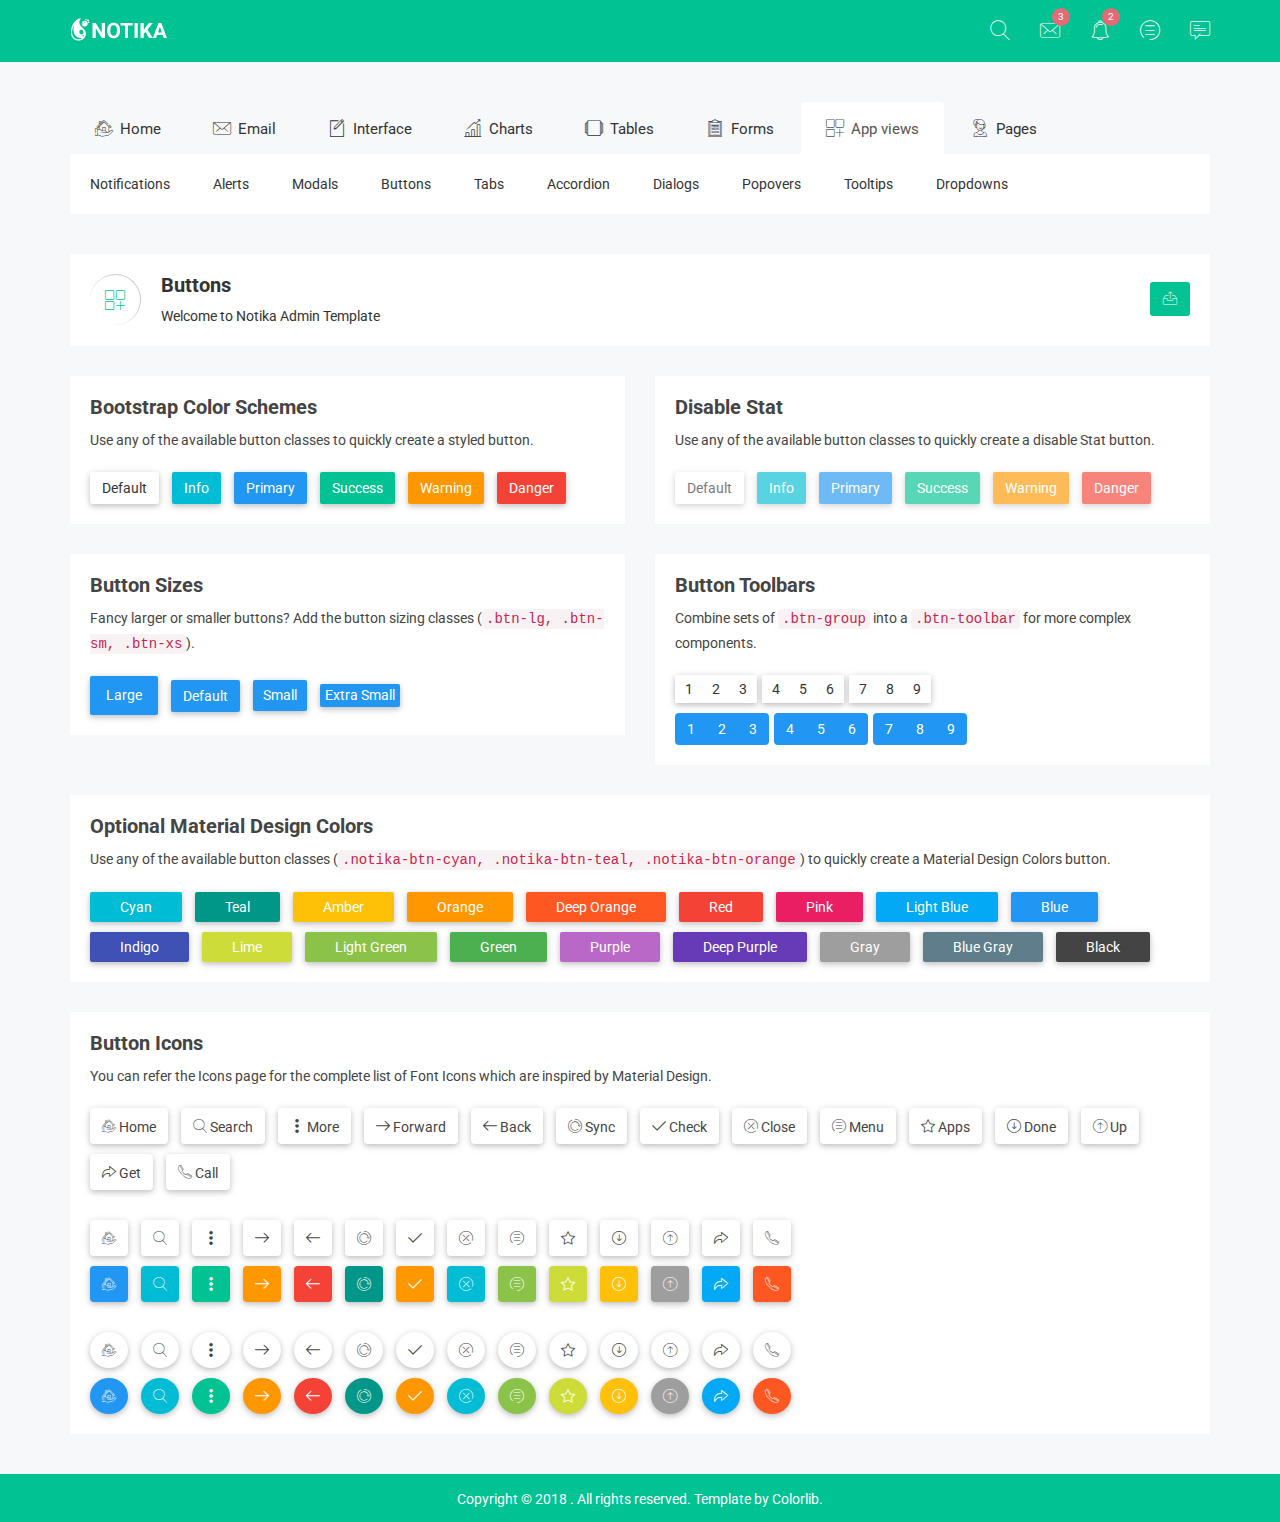
<file: HN-project/src/main/webapp/resources/green-horizotal/buttons.html>
<!doctype html>
<html class="no-js" lang="">

<head>
    <meta charset="utf-8">
    <meta http-equiv="x-ua-compatible" content="ie=edge">
    <title>Buttons | Notika - Notika Admin Template</title>
    <meta name="description" content="">
    <meta name="viewport" content="width=device-width, initial-scale=1">
    <!-- favicon
		============================================ -->
    <link rel="shortcut icon" type="image/x-icon" href="img/favicon.ico">
    <!-- Google Fonts
		============================================ -->
    <link href="https://fonts.googleapis.com/css?family=Roboto:100,300,400,700,900" rel="stylesheet">
    <!-- Bootstrap CSS
		============================================ -->
    <link rel="stylesheet" href="css/bootstrap.min.css">
    <!-- font awesome CSS
		============================================ -->
    <link rel="stylesheet" href="css/font-awesome.min.css">
    <!-- owl.carousel CSS
		============================================ -->
    <link rel="stylesheet" href="css/owl.carousel.css">
    <link rel="stylesheet" href="css/owl.theme.css">
    <link rel="stylesheet" href="css/owl.transitions.css">
    <!-- meanmenu CSS
		============================================ -->
    <link rel="stylesheet" href="css/meanmenu/meanmenu.min.css">
    <!-- animate CSS
		============================================ -->
    <link rel="stylesheet" href="css/animate.css">
    <!-- normalize CSS
		============================================ -->
    <link rel="stylesheet" href="css/normalize.css">
    <!-- mCustomScrollbar CSS
		============================================ -->
    <link rel="stylesheet" href="css/scrollbar/jquery.mCustomScrollbar.min.css">
    <!-- Notika icon CSS
		============================================ -->
    <link rel="stylesheet" href="css/notika-custom-icon.css">
    <!-- wave CSS
		============================================ -->
    <link rel="stylesheet" href="css/wave/waves.min.css">
    <link rel="stylesheet" href="css/wave/button.css">
    <!-- main CSS
		============================================ -->
    <link rel="stylesheet" href="css/main.css">
    <!-- style CSS
		============================================ -->
    <link rel="stylesheet" href="style.css">
    <!-- responsive CSS
		============================================ -->
    <link rel="stylesheet" href="css/responsive.css">
    <!-- modernizr JS
		============================================ -->
    <script src="js/vendor/modernizr-2.8.3.min.js"></script>
</head>

<body>
    <!--[if lt IE 8]>
            <p class="browserupgrade">You are using an <strong>outdated</strong> browser. Please <a href="http://browsehappy.com/">upgrade your browser</a> to improve your experience.</p>
        <![endif]-->
    <!-- Start Header Top Area -->
    <div class="header-top-area">
        <div class="container">
            <div class="row">
                <div class="col-lg-4 col-md-4 col-sm-12 col-xs-12">
                    <div class="logo-area">
                        <a href="#"><img src="img/logo/logo.png" alt="" /></a>
                    </div>
                </div>
                <div class="col-lg-8 col-md-8 col-sm-12 col-xs-12">
                    <div class="header-top-menu">
                        <ul class="nav navbar-nav notika-top-nav">
                            <li class="nav-item dropdown">
                                <a href="#" data-toggle="dropdown" role="button" aria-expanded="false" class="nav-link dropdown-toggle"><span><i class="notika-icon notika-search"></i></span></a>
                                <div role="menu" class="dropdown-menu search-dd animated flipInX">
                                    <div class="search-input">
                                        <i class="notika-icon notika-left-arrow"></i>
                                        <input type="text" />
                                    </div>
                                </div>
                            </li>
                            <li class="nav-item dropdown">
                                <a href="#" data-toggle="dropdown" role="button" aria-expanded="false" class="nav-link dropdown-toggle"><span><i class="notika-icon notika-mail"></i></span></a>
                                <div role="menu" class="dropdown-menu message-dd animated zoomIn">
                                    <div class="hd-mg-tt">
                                        <h2>Messages</h2>
                                    </div>
                                    <div class="hd-message-info">
                                        <a href="#">
                                            <div class="hd-message-sn">
                                                <div class="hd-message-img">
                                                    <img src="img/post/1.jpg" alt="" />
                                                </div>
                                                <div class="hd-mg-ctn">
                                                    <h3>David Belle</h3>
                                                    <p>Cum sociis natoque penatibus et magnis dis parturient montes</p>
                                                </div>
                                            </div>
                                        </a>
                                        <a href="#">
                                            <div class="hd-message-sn">
                                                <div class="hd-message-img">
                                                    <img src="img/post/2.jpg" alt="" />
                                                </div>
                                                <div class="hd-mg-ctn">
                                                    <h3>Jonathan Morris</h3>
                                                    <p>Cum sociis natoque penatibus et magnis dis parturient montes</p>
                                                </div>
                                            </div>
                                        </a>
                                        <a href="#">
                                            <div class="hd-message-sn">
                                                <div class="hd-message-img">
                                                    <img src="img/post/4.jpg" alt="" />
                                                </div>
                                                <div class="hd-mg-ctn">
                                                    <h3>Fredric Mitchell</h3>
                                                    <p>Cum sociis natoque penatibus et magnis dis parturient montes</p>
                                                </div>
                                            </div>
                                        </a>
                                        <a href="#">
                                            <div class="hd-message-sn">
                                                <div class="hd-message-img">
                                                    <img src="img/post/1.jpg" alt="" />
                                                </div>
                                                <div class="hd-mg-ctn">
                                                    <h3>David Belle</h3>
                                                    <p>Cum sociis natoque penatibus et magnis dis parturient montes</p>
                                                </div>
                                            </div>
                                        </a>
                                        <a href="#">
                                            <div class="hd-message-sn">
                                                <div class="hd-message-img">
                                                    <img src="img/post/2.jpg" alt="" />
                                                </div>
                                                <div class="hd-mg-ctn">
                                                    <h3>Glenn Jecobs</h3>
                                                    <p>Cum sociis natoque penatibus et magnis dis parturient montes</p>
                                                </div>
                                            </div>
                                        </a>
                                    </div>
                                    <div class="hd-mg-va">
                                        <a href="#">View All</a>
                                    </div>
                                </div>
                            </li>
                            <li class="nav-item nc-al"><a href="#" data-toggle="dropdown" role="button" aria-expanded="false" class="nav-link dropdown-toggle"><span><i class="notika-icon notika-alarm"></i></span><div class="spinner4 spinner-4"></div><div class="ntd-ctn"><span>3</span></div></a>
                                <div role="menu" class="dropdown-menu message-dd notification-dd animated zoomIn">
                                    <div class="hd-mg-tt">
                                        <h2>Notification</h2>
                                    </div>
                                    <div class="hd-message-info">
                                        <a href="#">
                                            <div class="hd-message-sn">
                                                <div class="hd-message-img">
                                                    <img src="img/post/1.jpg" alt="" />
                                                </div>
                                                <div class="hd-mg-ctn">
                                                    <h3>David Belle</h3>
                                                    <p>Cum sociis natoque penatibus et magnis dis parturient montes</p>
                                                </div>
                                            </div>
                                        </a>
                                        <a href="#">
                                            <div class="hd-message-sn">
                                                <div class="hd-message-img">
                                                    <img src="img/post/2.jpg" alt="" />
                                                </div>
                                                <div class="hd-mg-ctn">
                                                    <h3>Jonathan Morris</h3>
                                                    <p>Cum sociis natoque penatibus et magnis dis parturient montes</p>
                                                </div>
                                            </div>
                                        </a>
                                        <a href="#">
                                            <div class="hd-message-sn">
                                                <div class="hd-message-img">
                                                    <img src="img/post/4.jpg" alt="" />
                                                </div>
                                                <div class="hd-mg-ctn">
                                                    <h3>Fredric Mitchell</h3>
                                                    <p>Cum sociis natoque penatibus et magnis dis parturient montes</p>
                                                </div>
                                            </div>
                                        </a>
                                        <a href="#">
                                            <div class="hd-message-sn">
                                                <div class="hd-message-img">
                                                    <img src="img/post/1.jpg" alt="" />
                                                </div>
                                                <div class="hd-mg-ctn">
                                                    <h3>David Belle</h3>
                                                    <p>Cum sociis natoque penatibus et magnis dis parturient montes</p>
                                                </div>
                                            </div>
                                        </a>
                                        <a href="#">
                                            <div class="hd-message-sn">
                                                <div class="hd-message-img">
                                                    <img src="img/post/2.jpg" alt="" />
                                                </div>
                                                <div class="hd-mg-ctn">
                                                    <h3>Glenn Jecobs</h3>
                                                    <p>Cum sociis natoque penatibus et magnis dis parturient montes</p>
                                                </div>
                                            </div>
                                        </a>
                                    </div>
                                    <div class="hd-mg-va">
                                        <a href="#">View All</a>
                                    </div>
                                </div>
                            </li>
                            <li class="nav-item"><a href="#" data-toggle="dropdown" role="button" aria-expanded="false" class="nav-link dropdown-toggle"><span><i class="notika-icon notika-menus"></i></span><div class="spinner4 spinner-4"></div><div class="ntd-ctn"><span>2</span></div></a>
                                <div role="menu" class="dropdown-menu message-dd task-dd animated zoomIn">
                                    <div class="hd-mg-tt">
                                        <h2>Tasks</h2>
                                    </div>
                                    <div class="hd-message-info hd-task-info">
                                        <div class="skill">
                                            <div class="progress">
                                                <div class="lead-content">
                                                    <p>HTML5 Validation Report</p>
                                                </div>
                                                <div class="progress-bar wow fadeInLeft" data-progress="95%" style="width: 95%;" data-wow-duration="1.5s" data-wow-delay="1.2s"> <span>95%</span>
                                                </div>
                                            </div>
                                            <div class="progress">
                                                <div class="lead-content">
                                                    <p>Google Chrome Extension</p>
                                                </div>
                                                <div class="progress-bar wow fadeInLeft" data-progress="85%" style="width: 85%;" data-wow-duration="1.5s" data-wow-delay="1.2s"><span>85%</span> </div>
                                            </div>
                                            <div class="progress">
                                                <div class="lead-content">
                                                    <p>Social Internet Projects</p>
                                                </div>
                                                <div class="progress-bar wow fadeInLeft" data-progress="93%" style="width: 93%;" data-wow-duration="1.5s" data-wow-delay="1.2s"><span>93%</span> </div>
                                            </div>
                                            <div class="progress">
                                                <div class="lead-content">
                                                    <p>Bootstrap Admin Template</p>
                                                </div>
                                                <div class="progress-bar wow fadeInLeft" data-progress="93%" style="width: 93%;" data-wow-duration="1.5s" data-wow-delay="1.2s"><span>93%</span> </div>
                                            </div>
                                            <div class="progress progress-bt">
                                                <div class="lead-content">
                                                    <p>Youtube Client App</p>
                                                </div>
                                                <div class="progress-bar wow fadeInLeft" data-progress="93%" style="width: 93%;" data-wow-duration="1.5s" data-wow-delay="1.2s"><span>93%</span> </div>
                                            </div>
                                        </div>
                                    </div>
                                    <div class="hd-mg-va">
                                        <a href="#">View All</a>
                                    </div>
                                </div>
                            </li>
                            <li class="nav-item"><a href="#" data-toggle="dropdown" role="button" aria-expanded="false" class="nav-link dropdown-toggle"><span><i class="notika-icon notika-chat"></i></span></a>
                                <div role="menu" class="dropdown-menu message-dd chat-dd animated zoomIn">
                                    <div class="hd-mg-tt">
                                        <h2>Chat</h2>
                                    </div>
                                    <div class="search-people">
                                        <i class="notika-icon notika-left-arrow"></i>
                                        <input type="text" placeholder="Search People" />
                                    </div>
                                    <div class="hd-message-info">
                                        <a href="#">
                                            <div class="hd-message-sn">
                                                <div class="hd-message-img chat-img">
                                                    <img src="img/post/1.jpg" alt="" />
                                                    <div class="chat-avaible"><i class="notika-icon notika-dot"></i></div>
                                                </div>
                                                <div class="hd-mg-ctn">
                                                    <h3>David Belle</h3>
                                                    <p>Available</p>
                                                </div>
                                            </div>
                                        </a>
                                        <a href="#">
                                            <div class="hd-message-sn">
                                                <div class="hd-message-img chat-img">
                                                    <img src="img/post/2.jpg" alt="" />
                                                </div>
                                                <div class="hd-mg-ctn">
                                                    <h3>Jonathan Morris</h3>
                                                    <p>Last seen 3 hours ago</p>
                                                </div>
                                            </div>
                                        </a>
                                        <a href="#">
                                            <div class="hd-message-sn">
                                                <div class="hd-message-img chat-img">
                                                    <img src="img/post/4.jpg" alt="" />
                                                </div>
                                                <div class="hd-mg-ctn">
                                                    <h3>Fredric Mitchell</h3>
                                                    <p>Last seen 2 minutes ago</p>
                                                </div>
                                            </div>
                                        </a>
                                        <a href="#">
                                            <div class="hd-message-sn">
                                                <div class="hd-message-img chat-img">
                                                    <img src="img/post/1.jpg" alt="" />
                                                    <div class="chat-avaible"><i class="notika-icon notika-dot"></i></div>
                                                </div>
                                                <div class="hd-mg-ctn">
                                                    <h3>David Belle</h3>
                                                    <p>Available</p>
                                                </div>
                                            </div>
                                        </a>
                                        <a href="#">
                                            <div class="hd-message-sn">
                                                <div class="hd-message-img chat-img">
                                                    <img src="img/post/2.jpg" alt="" />
                                                    <div class="chat-avaible"><i class="notika-icon notika-dot"></i></div>
                                                </div>
                                                <div class="hd-mg-ctn">
                                                    <h3>Glenn Jecobs</h3>
                                                    <p>Available</p>
                                                </div>
                                            </div>
                                        </a>
                                    </div>
                                    <div class="hd-mg-va">
                                        <a href="#">View All</a>
                                    </div>
                                </div>
                            </li>
                        </ul>
                    </div>
                </div>
            </div>
        </div>
    </div>
    <!-- End Header Top Area -->
    <!-- Mobile Menu start -->
    <div class="mobile-menu-area">
        <div class="container">
            <div class="row">
                <div class="col-lg-12 col-md-12 col-sm-12 col-xs-12">
                    <div class="mobile-menu">
                        <nav id="dropdown">
                            <ul class="mobile-menu-nav">
                                <li><a data-toggle="collapse" data-target="#Charts" href="#">Home</a>
                                    <ul class="collapse dropdown-header-top">
                                        <li><a href="index.html">Dashboard One</a></li>
                                        <li><a href="index-2.html">Dashboard Two</a></li>
                                        <li><a href="index-3.html">Dashboard Three</a></li>
                                        <li><a href="index-4.html">Dashboard Four</a></li>
                                        <li><a href="analytics.html">Analytics</a></li>
                                        <li><a href="widgets.html">Widgets</a></li>
                                    </ul>
                                </li>
                                <li><a data-toggle="collapse" data-target="#demoevent" href="#">Email</a>
                                    <ul id="demoevent" class="collapse dropdown-header-top">
                                        <li><a href="inbox.html">Inbox</a></li>
                                        <li><a href="view-email.html">View Email</a></li>
                                        <li><a href="compose-email.html">Compose Email</a></li>
                                    </ul>
                                </li>
                                <li><a data-toggle="collapse" data-target="#democrou" href="#">Interface</a>
                                    <ul id="democrou" class="collapse dropdown-header-top">
                                        <li><a href="animations.html">Animations</a></li>
                                        <li><a href="google-map.html">Google Map</a></li>
                                        <li><a href="data-map.html">Data Maps</a></li>
                                        <li><a href="code-editor.html">Code Editor</a></li>
                                        <li><a href="image-cropper.html">Images Cropper</a></li>
                                        <li><a href="wizard.html">Wizard</a></li>
                                    </ul>
                                </li>
                                <li><a data-toggle="collapse" data-target="#demolibra" href="#">Charts</a>
                                    <ul id="demolibra" class="collapse dropdown-header-top">
                                        <li><a href="flot-charts.html">Flot Charts</a></li>
                                        <li><a href="bar-charts.html">Bar Charts</a></li>
                                        <li><a href="line-charts.html">Line Charts</a></li>
                                        <li><a href="area-charts.html">Area Charts</a></li>
                                    </ul>
                                </li>
                                <li><a data-toggle="collapse" data-target="#demodepart" href="#">Tables</a>
                                    <ul id="demodepart" class="collapse dropdown-header-top">
                                        <li><a href="normal-table.html">Normal Table</a></li>
                                        <li><a href="data-table.html">Data Table</a></li>
                                    </ul>
                                </li>
                                <li><a data-toggle="collapse" data-target="#demo" href="#">Forms</a>
                                    <ul id="demo" class="collapse dropdown-header-top">
                                        <li><a href="form-elements.html">Form Elements</a></li>
                                        <li><a href="form-components.html">Form Components</a></li>
                                        <li><a href="form-examples.html">Form Examples</a></li>
                                    </ul>
                                </li>
                                <li><a data-toggle="collapse" data-target="#Miscellaneousmob" href="#">App views</a>
                                    <ul id="Miscellaneousmob" class="collapse dropdown-header-top">
                                        <li><a href="notification.html">Notifications</a>
                                        </li>
                                        <li><a href="alert.html">Alerts</a>
                                        </li>
                                        <li><a href="modals.html">Modals</a>
                                        </li>
                                        <li><a href="buttons.html">Buttons</a>
                                        </li>
                                        <li><a href="tabs.html">Tabs</a>
                                        </li>
                                        <li><a href="accordion.html">Accordion</a>
                                        </li>
                                        <li><a href="dialog.html">Dialogs</a>
                                        </li>
                                        <li><a href="popovers.html">Popovers</a>
                                        </li>
                                        <li><a href="tooltips.html">Tooltips</a>
                                        </li>
                                        <li><a href="dropdown.html">Dropdowns</a>
                                        </li>
                                    </ul>
                                </li>
                                <li><a data-toggle="collapse" data-target="#Pagemob" href="#">Pages</a>
                                    <ul id="Pagemob" class="collapse dropdown-header-top">
                                        <li><a href="contact.html">Contact</a>
                                        </li>
                                        <li><a href="invoice.html">Invoice</a>
                                        </li>
                                        <li><a href="typography.html">Typography</a>
                                        </li>
                                        <li><a href="color.html">Color</a>
                                        </li>
                                        <li><a href="login-register.html">Login Register</a>
                                        </li>
                                        <li><a href="404.html">404 Page</a>
                                        </li>
                                    </ul>
                                </li>
                            </ul>
                        </nav>
                    </div>
                </div>
            </div>
        </div>
    </div>
    <!-- Mobile Menu end -->
    <!-- Main Menu area start-->
    <div class="main-menu-area mg-tb-40">
        <div class="container">
            <div class="row">
                <div class="col-lg-12 col-md-12 col-sm-12 col-xs-12">
                    <ul class="nav nav-tabs notika-menu-wrap menu-it-icon-pro">
                        <li><a data-toggle="tab" href="#Home"><i class="notika-icon notika-house"></i> Home</a>
                        </li>
                        <li><a data-toggle="tab" href="#mailbox"><i class="notika-icon notika-mail"></i> Email</a>
                        </li>
                        <li><a data-toggle="tab" href="#Interface"><i class="notika-icon notika-edit"></i> Interface</a>
                        </li>
                        <li><a data-toggle="tab" href="#Charts"><i class="notika-icon notika-bar-chart"></i> Charts</a>
                        </li>
                        <li><a data-toggle="tab" href="#Tables"><i class="notika-icon notika-windows"></i> Tables</a>
                        </li>
                        <li><a data-toggle="tab" href="#Forms"><i class="notika-icon notika-form"></i> Forms</a>
                        </li>
                        <li class="active"><a data-toggle="tab" href="#Appviews"><i class="notika-icon notika-app"></i> App views</a>
                        </li>
                        <li><a data-toggle="tab" href="#Page"><i class="notika-icon notika-support"></i> Pages</a>
                        </li>
                    </ul>
                    <div class="tab-content custom-menu-content">
                        <div id="Home" class="tab-pane in notika-tab-menu-bg animated flipInX">
                            <ul class="notika-main-menu-dropdown">
                                <li><a href="index.html">Dashboard One</a>
                                </li>
                                <li><a href="index-2.html">Dashboard Two</a>
                                </li>
                                <li><a href="index-3.html">Dashboard Three</a>
                                </li>
                                <li><a href="index-4.html">Dashboard Four</a>
                                </li>
                                <li><a href="analytics.html">Analytics</a>
                                </li>
                                <li><a href="widgets.html">Widgets</a>
                                </li>
                            </ul>
                        </div>
                        <div id="mailbox" class="tab-pane notika-tab-menu-bg animated flipInX">
                            <ul class="notika-main-menu-dropdown">
                                <li><a href="inbox.html">Inbox</a>
                                </li>
                                <li><a href="view-email.html">View Email</a>
                                </li>
                                <li><a href="compose-email.html">Compose Email</a>
                                </li>
                            </ul>
                        </div>
                        <div id="Interface" class="tab-pane notika-tab-menu-bg animated flipInX">
                            <ul class="notika-main-menu-dropdown">
                                <li><a href="animations.html">Animations</a>
                                </li>
                                <li><a href="google-map.html">Google Map</a>
                                </li>
                                <li><a href="data-map.html">Data Maps</a>
                                </li>
                                <li><a href="code-editor.html">Code Editor</a>
                                </li>
                                <li><a href="image-cropper.html">Images Cropper</a>
                                </li>
                                <li><a href="wizard.html">Wizard</a>
                                </li>
                            </ul>
                        </div>
                        <div id="Charts" class="tab-pane notika-tab-menu-bg animated flipInX">
                            <ul class="notika-main-menu-dropdown">
                                <li><a href="flot-charts.html">Flot Charts</a>
                                </li>
                                <li><a href="bar-charts.html">Bar Charts</a>
                                </li>
                                <li><a href="line-charts.html">Line Charts</a>
                                </li>
                                <li><a href="area-charts.html">Area Charts</a>
                                </li>
                            </ul>
                        </div>
                        <div id="Tables" class="tab-pane notika-tab-menu-bg animated flipInX">
                            <ul class="notika-main-menu-dropdown">
                                <li><a href="normal-table.html">Normal Table</a>
                                </li>
                                <li><a href="data-table.html">Data Table</a>
                                </li>
                            </ul>
                        </div>
                        <div id="Forms" class="tab-pane notika-tab-menu-bg animated flipInX">
                            <ul class="notika-main-menu-dropdown">
                                <li><a href="form-elements.html">Form Elements</a>
                                </li>
                                <li><a href="form-components.html">Form Components</a>
                                </li>
                                <li><a href="form-examples.html">Form Examples</a>
                                </li>
                            </ul>
                        </div>
                        <div id="Appviews" class="tab-pane active notika-tab-menu-bg animated flipInX">
                            <ul class="notika-main-menu-dropdown">
                                <li><a href="notification.html">Notifications</a>
                                </li>
                                <li><a href="alert.html">Alerts</a>
                                </li>
                                <li><a href="modals.html">Modals</a>
                                </li>
                                <li><a href="buttons.html">Buttons</a>
                                </li>
                                <li><a href="tabs.html">Tabs</a>
                                </li>
                                <li><a href="accordion.html">Accordion</a>
                                </li>
                                <li><a href="dialog.html">Dialogs</a>
                                </li>
                                <li><a href="popovers.html">Popovers</a>
                                </li>
                                <li><a href="tooltips.html">Tooltips</a>
                                </li>
                                <li><a href="dropdown.html">Dropdowns</a>
                                </li>
                            </ul>
                        </div>
                        <div id="Page" class="tab-pane notika-tab-menu-bg animated flipInX">
                            <ul class="notika-main-menu-dropdown">
                                <li><a href="contact.html">Contact</a>
                                </li>
                                <li><a href="invoice.html">Invoice</a>
                                </li>
                                <li><a href="typography.html">Typography</a>
                                </li>
                                <li><a href="color.html">Color</a>
                                </li>
                                <li><a href="login-register.html">Login Register</a>
                                </li>
                                <li><a href="404.html">404 Page</a>
                                </li>
                            </ul>
                        </div>
                    </div>
                </div>
            </div>
        </div>
    </div>
    <!-- Main Menu area End-->
	<!-- Breadcomb area Start-->
	<div class="breadcomb-area">
		<div class="container">
			<div class="row">
				<div class="col-lg-12 col-md-12 col-sm-12 col-xs-12">
					<div class="breadcomb-list">
						<div class="row">
							<div class="col-lg-6 col-md-6 col-sm-6 col-xs-12">
								<div class="breadcomb-wp">
									<div class="breadcomb-icon">
										<i class="notika-icon notika-app"></i>
									</div>
									<div class="breadcomb-ctn">
										<h2>Buttons</h2>
										<p>Welcome to Notika <span class="bread-ntd">Admin Template</span></p>
									</div>
								</div>
							</div>
							<div class="col-lg-6 col-md-6 col-sm-6 col-xs-3">
								<div class="breadcomb-report">
									<button data-toggle="tooltip" data-placement="left" title="Download Report" class="btn"><i class="notika-icon notika-sent"></i></button>
								</div>
							</div>
						</div>
					</div>
				</div>
			</div>
		</div>
	</div>
	<!-- Breadcomb area End-->
    <!-- Button area Start-->
    <div class="buttons-area">
        <div class="container">
            <div class="row">
                <div class="col-lg-6 col-md-6 col-sm-6 col-xs-12">
                    <div class="btn-demo-notika">
                        <div class="notika-btn-hd">
							<h2>Bootstrap Color Schemes</h2>
							<p>Use any of the available button classes to quickly create a styled button.</p>
						</div>
                        <div class="btn-list">
                            <button class="btn btn-default notika-btn-default">Default</button>
                            <button class="btn btn-info notika-btn-info">Info</button>
                            <button class="btn btn-primary notika-btn-primary">Primary</button>
                            <button class="btn btn-success notika-btn-success">Success</button>
                            <button class="btn btn-warning notika-btn-warning">Warning</button>
                            <button class="btn btn-danger notika-btn-danger">Danger</button>
                        </div>
                    </div>
                </div>
                <div class="col-lg-6 col-md-6 col-sm-6 col-xs-12">
                    <div class="btn-demo-notika sm-res-mg-t-30">
						<div class="notika-btn-hd">
							<h2>Disable Stat</h2>
							<p>Use any of the available button classes to quickly create a disable Stat button.</p>
						</div>
                        <div class="btn-list">
                            <button class="btn btn-default notika-btn-default" disabled="disabled">Default</button>
                            <button class="btn btn-info notika-btn-info" disabled="disabled">Info</button>
                            <button class="btn btn-primary notika-btn-primary" disabled="disabled">Primary</button>
                            <button class="btn btn-success notika-btn-success" disabled="disabled">Success</button>
                            <button class="btn btn-warning notika-btn-warning" disabled="disabled">Warning</button>
                            <button class="btn btn-danger notika-btn-danger" disabled="disabled">Danger</button>
                        </div>
                    </div>
                </div>
            </div>
            <div class="row">
                <div class="col-lg-6 col-md-6 col-sm-6 col-xs-12">
                    <div class="btn-demo-notika mg-t-30">
						<div class="notika-btn-hd">
							<h2>Button Sizes</h2>
							<p>Fancy larger or smaller buttons? Add the button sizing classes (<code>.btn-lg, .btn-sm, .btn-xs</code>). </p>
						</div>
                        <div class="btn-list">
                            <button class="btn btn-primary notika-btn-primary btn-lg">Large</button>
                            <button class="btn btn-primary notika-btn-primary">Default</button>
                            <button class="btn btn-primary notika-btn-primary btn-sm">Small</button>
                            <button class="btn btn-primary notika-btn-primary btn-xs">Extra Small</button>
                        </div>
                    </div>
                </div>
                <div class="col-lg-6 col-md-6 col-sm-6 col-xs-12">
                    <div class="btn-demo-notika mg-t-30">
						<div class="notika-btn-hd">
							<h2>Button Toolbars</h2>
							<p>Combine sets of <code>.btn-group</code> into a <code>.btn-toolbar</code> for more complex components. </p>
						</div>
                        <div class="btn-toolbar" role="toolbar">
                            <div class="btn-group notika-group-btn">
                                <button type="button" class="btn btn-default notika-gp-default">1</button>
                                <button type="button" class="btn btn-default notika-gp-default">2</button>
                                <button type="button" class="btn btn-default notika-gp-default">3</button>
                            </div>
                            <div class="btn-group notika-group-btn">
                                <button type="button" class="btn btn-default notika-gp-default">4</button>
                                <button type="button" class="btn btn-default notika-gp-default">5</button>
                                <button type="button" class="btn btn-default notika-gp-default">6</button>
                            </div>
                            <div class="btn-group notika-group-btn">
                                <button type="button" class="btn btn-default notika-gp-default">7</button>
                                <button type="button" class="btn btn-default notika-gp-default">8</button>
                                <button type="button" class="btn btn-default notika-gp-default">9</button>
                            </div>
                        </div>
                        <div class="btn-toolbar" role="toolbar">
                            <div class="btn-group notika-tl-btn">
                                <button type="button" class="btn btn-primary notika-gp-primary">1</button>
                                <button type="button" class="btn btn-primary notika-gp-primary">2</button>
                                <button type="button" class="btn btn-primary notika-gp-primary">3</button>
                            </div>
                            <div class="btn-group notika-tl-btn">
                                <button type="button" class="btn btn-primary notika-gp-primary">4</button>
                                <button type="button" class="btn btn-primary notika-gp-primary">5</button>
                                <button type="button" class="btn btn-primary notika-gp-primary">6</button>
                            </div>
                            <div class="btn-group notika-tl-btn">
                                <button type="button" class="btn btn-primary notika-gp-primary">7</button>
                                <button type="button" class="btn btn-primary notika-gp-primary">8</button>
                                <button type="button" class="btn btn-primary notika-gp-primary">9</button>
                            </div>
                        </div>
                    </div>
                </div>
            </div>
            <div class="row">
                <div class="col-lg-12 col-md-12 col-sm-12 col-xs-12">
                    <div class="btn-demo-notika mg-t-30">
						<div class="notika-btn-hd">
							<h2>Optional Material Design Colors</h2>
							<p>Use any of the available button classes (<code>.notika-btn-cyan, .notika-btn-teal, .notika-btn-orange</code>) to quickly create a Material Design Colors button.</p>
						</div>
                        <div class="material-design-btn">
                            <button class="btn notika-btn-cyan">Cyan</button>
                            <button class="btn notika-btn-teal">Teal</button>
                            <button class="btn notika-btn-amber">Amber</button>
                            <button class="btn notika-btn-orange">Orange</button>
                            <button class="btn notika-btn-deeporange">Deep Orange</button>
                            <button class="btn notika-btn-red">Red</button>
                            <button class="btn notika-btn-pink">Pink</button>
                            <button class="btn notika-btn-lightblue">Light Blue</button>
                            <button class="btn notika-btn-blue">Blue</button>
                            <button class="btn notika-btn-indigo btn-reco-mg btn-button-mg">Indigo</button>
                            <button class="btn notika-btn-lime btn-reco-mg btn-button-mg">Lime</button>
                            <button class="btn notika-btn-lightgreen btn-reco-mg btn-button-mg">Light Green</button>
                            <button class="btn notika-btn-green btn-reco-mg btn-button-mg">Green</button>
                            <button class="btn notika-btn-purple btn-reco-mg btn-button-mg">Purple</button>
                            <button class="btn notika-btn-deeppurple btn-reco-mg btn-button-mg">Deep Purple</button>
                            <button class="btn notika-btn-gray btn-reco-mg btn-button-mg">Gray</button>
                            <button class="btn notika-btn-bluegray btn-reco-mg btn-button-mg">Blue Gray</button>
                            <button class="btn notika-btn-black btn-reco-mg btn-button-mg">Black</button>
                        </div>
                    </div>
                </div>
            </div>
            <div class="row">
                <div class="col-lg-12 col-md-12 col-sm-12 col-xs-12">
                    <div class="btn-demo-notika mg-t-30">
						<div class="notika-btn-hd">
							<h2>Button Icons</h2>
							<p>You can refer the Icons page for the complete list of Font Icons which are inspired by Material Design.</p>
						</div>
                        <div class="button-icon-btn">
                            <button class="btn btn-default btn-icon-notika"><i class="notika-icon notika-house"></i> Home</button>
                            <button class="btn btn-default btn-icon-notika"><i class="notika-icon notika-search"></i> Search</button>
                            <button class="btn btn-default btn-icon-notika"><i class="notika-icon notika-menu"></i> More</button>
                            <button class="btn btn-default btn-icon-notika"><i class="notika-icon notika-right-arrow"></i> Forward</button>
                            <button class="btn btn-default btn-icon-notika"><i class="notika-icon notika-left-arrow"></i> Back</button>
                            <button class="btn btn-default btn-icon-notika"><i class="notika-icon notika-refresh"></i> Sync</button>
                            <button class="btn btn-default btn-icon-notika"><i class="notika-icon notika-checked"></i> Check</button>
                            <button class="btn btn-default btn-icon-notika"><i class="notika-icon notika-close"></i> Close</button>
                            <button class="btn btn-default btn-icon-notika"><i class="notika-icon notika-menus"></i> Menu</button>
                            <button class="btn btn-default btn-icon-notika"><i class="notika-icon notika-star"></i> Apps</button>
                            <button class="btn btn-default btn-icon-notika"><i class="notika-icon notika-down-arrow"></i> Done</button>
                            <button class="btn btn-default btn-icon-notika"><i class="notika-icon notika-up-arrow"></i> Up</button>
                            <button class="btn btn-default btn-icon-notika"><i class="notika-icon notika-next"></i> Get</button>
                            <button class="btn btn-default btn-icon-notika"><i class="notika-icon notika-phone"></i> Call</button>
                        </div>
                        <div class="button-icon-btn mg-t-30 butt-mg-t-20">
                            <button class="btn btn-default btn-icon-notika"><i class="notika-icon notika-house"></i></button>
                            <button class="btn btn-default btn-icon-notika"><i class="notika-icon notika-search"></i></button>
                            <button class="btn btn-default btn-icon-notika"><i class="notika-icon notika-menu"></i></button>
                            <button class="btn btn-default btn-icon-notika"><i class="notika-icon notika-right-arrow"></i></button>
                            <button class="btn btn-default btn-icon-notika"><i class="notika-icon notika-left-arrow"></i></button>
                            <button class="btn btn-default btn-icon-notika"><i class="notika-icon notika-refresh"></i></button>
                            <button class="btn btn-default btn-icon-notika"><i class="notika-icon notika-checked"></i></button>
                            <button class="btn btn-default btn-icon-notika"><i class="notika-icon notika-close"></i></button>
                            <button class="btn btn-default btn-icon-notika"><i class="notika-icon notika-menus"></i></button>
                            <button class="btn btn-default btn-icon-notika"><i class="notika-icon notika-star"></i></button>
                            <button class="btn btn-default btn-icon-notika"><i class="notika-icon notika-down-arrow"></i></button>
                            <button class="btn btn-default btn-icon-notika"><i class="notika-icon notika-up-arrow"></i></button>
                            <button class="btn btn-default btn-icon-notika"><i class="notika-icon notika-next"></i></button>
                            <button class="btn btn-default btn-icon-notika"><i class="notika-icon notika-phone"></i></button>
                        </div>
                        <div class="button-icon-btn sm-res-mg-t-30">
                            <button class="btn btn-primary primary-icon-notika"><i class="notika-icon notika-house"></i></button>
                            <button class="btn btn-info info-icon-notika"><i class="notika-icon notika-search"></i></button>
                            <button class="btn btn-success success-icon-notika"><i class="notika-icon notika-menu"></i></button>
                            <button class="btn btn-warning warning-icon-notika"><i class="notika-icon notika-right-arrow"></i></button>
                            <button class="btn btn-danger danger-icon-notika"><i class="notika-icon notika-left-arrow"></i></button>
                            <button class="btn btn-teal teal-icon-notika"><i class="notika-icon notika-refresh"></i></button>
                            <button class="btn btn-orange orange-icon-notika"><i class="notika-icon notika-checked"></i></button>
                            <button class="btn btn-cyan cyan-icon-notika"><i class="notika-icon notika-close"></i></button>
                            <button class="btn btn-lightgreen lightgreen-icon-notika"><i class="notika-icon notika-menus"></i></button>
                            <button class="btn btn-lime lime-icon-notika"><i class="notika-icon notika-star"></i></button>
                            <button class="btn btn-amber amber-icon-notika"><i class="notika-icon notika-down-arrow"></i></button>
                            <button class="btn btn-gray gray-icon-notika"><i class="notika-icon notika-up-arrow"></i></button>
                            <button class="btn btn-lightblue lightblue-icon-notika"><i class="notika-icon notika-next"></i></button>
                            <button class="btn btn-deeporange deeporange-icon-notika"><i class="notika-icon notika-phone"></i></button>
                        </div>
                        <div class="button-icon-btn button-icon-btn-rd mg-t-30 butt-mg-t-20">
                            <button class="btn btn-default btn-icon-notika"><i class="notika-icon notika-house"></i></button>
                            <button class="btn btn-default btn-icon-notika"><i class="notika-icon notika-search"></i></button>
                            <button class="btn btn-default btn-icon-notika"><i class="notika-icon notika-menu"></i></button>
                            <button class="btn btn-default btn-icon-notika"><i class="notika-icon notika-right-arrow"></i></button>
                            <button class="btn btn-default btn-icon-notika"><i class="notika-icon notika-left-arrow"></i></button>
                            <button class="btn btn-default btn-icon-notika"><i class="notika-icon notika-refresh"></i></button>
                            <button class="btn btn-default btn-icon-notika"><i class="notika-icon notika-checked"></i></button>
                            <button class="btn btn-default btn-icon-notika"><i class="notika-icon notika-close"></i></button>
                            <button class="btn btn-default btn-icon-notika"><i class="notika-icon notika-menus"></i></button>
                            <button class="btn btn-default btn-icon-notika"><i class="notika-icon notika-star"></i></button>
                            <button class="btn btn-default btn-icon-notika"><i class="notika-icon notika-down-arrow"></i></button>
                            <button class="btn btn-default btn-icon-notika"><i class="notika-icon notika-up-arrow"></i></button>
                            <button class="btn btn-default btn-icon-notika"><i class="notika-icon notika-next"></i></button>
                            <button class="btn btn-default btn-icon-notika"><i class="notika-icon notika-phone"></i></button>
                        </div>
                        <div class="button-icon-btn button-icon-btn-cl sm-res-mg-t-30">
                            <button class="btn btn-primary primary-icon-notika btn-reco-mg btn-button-mg"><i class="notika-icon notika-house"></i></button>
                            <button class="btn btn-info info-icon-notika btn-reco-mg btn-button-mg"><i class="notika-icon notika-search"></i></button>
                            <button class="btn btn-success success-icon-notika btn-reco-mg btn-button-mg"><i class="notika-icon notika-menu"></i></button>
                            <button class="btn btn-warning warning-icon-notika btn-reco-mg btn-button-mg"><i class="notika-icon notika-right-arrow"></i></button>
                            <button class="btn btn-danger danger-icon-notika btn-reco-mg btn-button-mg"><i class="notika-icon notika-left-arrow"></i></button>
                            <button class="btn btn-teal teal-icon-notika btn-reco-mg btn-button-mg"><i class="notika-icon notika-refresh"></i></button>
                            <button class="btn btn-orange orange-icon-notika btn-reco-mg btn-button-mg"><i class="notika-icon notika-checked"></i></button>
                            <button class="btn btn-cyan cyan-icon-notika btn-reco-mg btn-button-mg"><i class="notika-icon notika-close"></i></button>
                            <button class="btn btn-lightgreen lightgreen-icon-notika btn-reco-mg btn-button-mg"><i class="notika-icon notika-menus"></i></button>
                            <button class="btn btn-lime lime-icon-notika btn-reco-mg btn-button-mg"><i class="notika-icon notika-star"></i></button>
                            <button class="btn btn-amber amber-icon-notika btn-reco-mg btn-button-mg"><i class="notika-icon notika-down-arrow"></i></button>
                            <button class="btn btn-gray gray-icon-notika btn-reco-mg btn-button-mg"><i class="notika-icon notika-up-arrow"></i></button>
                            <button class="btn btn-lightblue lightblue-icon-notika btn-reco-mg btn-button-mg"><i class="notika-icon notika-next"></i></button>
                            <button class="btn btn-deeporange deeporange-icon-notika btn-reco-mg btn-button-mg"><i class="notika-icon notika-phone"></i></button>
                        </div>
                    </div>
                </div>
            </div>
        </div>
    </div>
    <!-- Button area End-->
    <!-- Start Footer area-->
    <div class="footer-copyright-area">
        <div class="container">
            <div class="row">
                <div class="col-lg-12 col-md-12 col-sm-12 col-xs-12">
                    <div class="footer-copy-right">
                        <p>Copyright © 2018 
. All rights reserved. Template by <a href="https://colorlib.com">Colorlib</a>.</p>
                    </div>
                </div>
            </div>
        </div>
    </div>
    <!-- End Footer area-->
    <!-- jquery
		============================================ -->
    <script src="js/vendor/jquery-1.12.4.min.js"></script>
    <!-- bootstrap JS
		============================================ -->
    <script src="js/bootstrap.min.js"></script>
    <!-- wow JS
		============================================ -->
    <script src="js/wow.min.js"></script>
    <!-- price-slider JS
		============================================ -->
    <script src="js/jquery-price-slider.js"></script>
    <!-- owl.carousel JS
		============================================ -->
    <script src="js/owl.carousel.min.js"></script>
    <!-- scrollUp JS
		============================================ -->
    <script src="js/jquery.scrollUp.min.js"></script>
    <!-- meanmenu JS
		============================================ -->
    <script src="js/meanmenu/jquery.meanmenu.js"></script>
    <!-- counterup JS
		============================================ -->
    <script src="js/counterup/jquery.counterup.min.js"></script>
    <script src="js/counterup/waypoints.min.js"></script>
    <script src="js/counterup/counterup-active.js"></script>
    <!-- mCustomScrollbar JS
		============================================ -->
    <script src="js/scrollbar/jquery.mCustomScrollbar.concat.min.js"></script>
    <!-- sparkline JS
		============================================ -->
    <script src="js/sparkline/jquery.sparkline.min.js"></script>
    <script src="js/sparkline/sparkline-active.js"></script>
    <!-- flot JS
		============================================ -->
    <script src="js/flot/jquery.flot.js"></script>
    <script src="js/flot/jquery.flot.resize.js"></script>
    <script src="js/flot/flot-active.js"></script>
    <!-- knob JS
		============================================ -->
    <script src="js/knob/jquery.knob.js"></script>
    <script src="js/knob/jquery.appear.js"></script>
    <script src="js/knob/knob-active.js"></script>
    <!--  Chat JS
		============================================ -->
    <script src="js/chat/jquery.chat.js"></script>
    <!--  todo JS
		============================================ -->
    <script src="js/todo/jquery.todo.js"></script>
    <!--  wave JS
		============================================ -->
    <script src="js/wave/waves.min.js"></script>
    <script src="js/wave/wave-active.js"></script>
    <!-- plugins JS
		============================================ -->
    <script src="js/plugins.js"></script>
    <!-- main JS
		============================================ -->
    <script src="js/main.js"></script>
	<!-- tawk chat JS
		============================================ -->
    <script src="js/tawk-chat.js"></script>
</body>

</html>
</file>
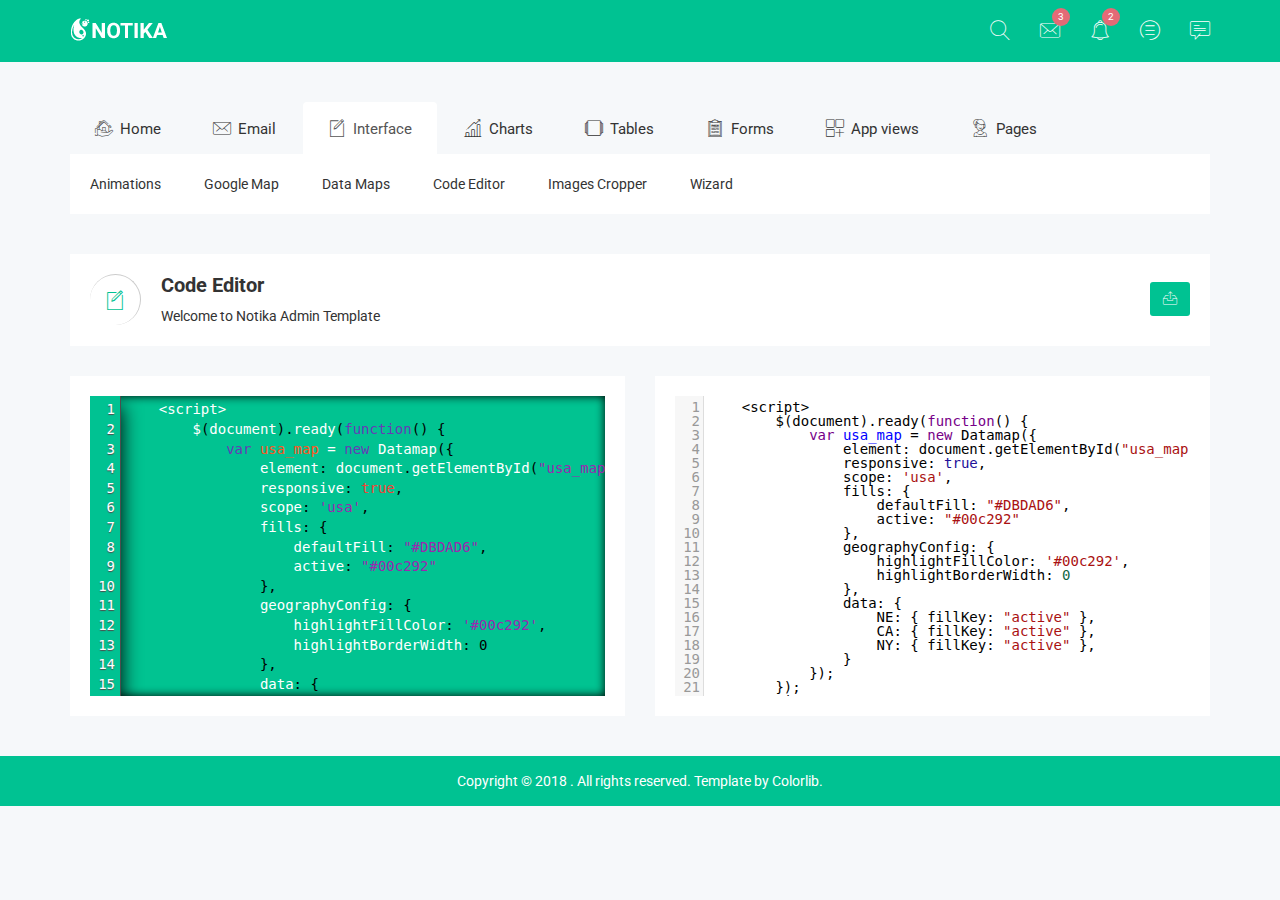
<file: HN-project/src/main/webapp/resources/green-horizotal/code-editor.html>
<!doctype html>
<html class="no-js" lang="">

<head>
    <meta charset="utf-8">
    <meta http-equiv="x-ua-compatible" content="ie=edge">
    <title>Code Editor | Notika - Notika Admin Template</title>
    <meta name="description" content="">
    <meta name="viewport" content="width=device-width, initial-scale=1">
    <!-- favicon
		============================================ -->
    <link rel="shortcut icon" type="image/x-icon" href="img/favicon.ico">
    <!-- Google Fonts
		============================================ -->
    <link href="https://fonts.googleapis.com/css?family=Roboto:100,300,400,700,900" rel="stylesheet">
    <!-- Bootstrap CSS
		============================================ -->
    <link rel="stylesheet" href="css/bootstrap.min.css">
    <!-- font awesome CSS
		============================================ -->
    <link rel="stylesheet" href="css/font-awesome.min.css">
    <!-- owl.carousel CSS
		============================================ -->
    <link rel="stylesheet" href="css/owl.carousel.css">
    <link rel="stylesheet" href="css/owl.theme.css">
    <link rel="stylesheet" href="css/owl.transitions.css">
    <!-- meanmenu CSS
		============================================ -->
    <link rel="stylesheet" href="css/meanmenu/meanmenu.min.css">
    <!-- animate CSS
		============================================ -->
    <link rel="stylesheet" href="css/animate.css">
    <!-- normalize CSS
		============================================ -->
    <link rel="stylesheet" href="css/normalize.css">
	<!-- wave CSS
		============================================ -->
    <link rel="stylesheet" href="css/wave/waves.min.css">
    <link rel="stylesheet" href="css/wave/button.css">
    <!-- mCustomScrollbar CSS
		============================================ -->
    <link rel="stylesheet" href="css/scrollbar/jquery.mCustomScrollbar.min.css">
    <!-- Notika icon CSS
		============================================ -->
    <link rel="stylesheet" href="css/notika-custom-icon.css">
    <!-- codemirror CSS
		============================================ -->
    <link rel="stylesheet" href="css/code-editor/codemirror.css">
    <link rel="stylesheet" href="css/code-editor/ambiance.css">
    <!-- main CSS
		============================================ -->
    <link rel="stylesheet" href="css/main.css">
    <!-- style CSS
		============================================ -->
    <link rel="stylesheet" href="style.css">
    <!-- responsive CSS
		============================================ -->
    <link rel="stylesheet" href="css/responsive.css">
    <!-- modernizr JS
		============================================ -->
    <script src="js/vendor/modernizr-2.8.3.min.js"></script>
</head>

<body>
    <!--[if lt IE 8]>
            <p class="browserupgrade">You are using an <strong>outdated</strong> browser. Please <a href="http://browsehappy.com/">upgrade your browser</a> to improve your experience.</p>
        <![endif]-->
    <!-- Start Header Top Area -->
    <div class="header-top-area">
        <div class="container">
            <div class="row">
                <div class="col-lg-4 col-md-4 col-sm-12 col-xs-12">
                    <div class="logo-area">
                        <a href="#"><img src="img/logo/logo.png" alt="" /></a>
                    </div>
                </div>
                <div class="col-lg-8 col-md-8 col-sm-12 col-xs-12">
                    <div class="header-top-menu">
                        <ul class="nav navbar-nav notika-top-nav">
                            <li class="nav-item dropdown">
                                <a href="#" data-toggle="dropdown" role="button" aria-expanded="false" class="nav-link dropdown-toggle"><span><i class="notika-icon notika-search"></i></span></a>
                                <div role="menu" class="dropdown-menu search-dd animated flipInX">
                                    <div class="search-input">
                                        <i class="notika-icon notika-left-arrow"></i>
                                        <input type="text" />
                                    </div>
                                </div>
                            </li>
                            <li class="nav-item dropdown">
                                <a href="#" data-toggle="dropdown" role="button" aria-expanded="false" class="nav-link dropdown-toggle"><span><i class="notika-icon notika-mail"></i></span></a>
                                <div role="menu" class="dropdown-menu message-dd animated zoomIn">
                                    <div class="hd-mg-tt">
                                        <h2>Messages</h2>
                                    </div>
                                    <div class="hd-message-info">
                                        <a href="#">
                                            <div class="hd-message-sn">
                                                <div class="hd-message-img">
                                                    <img src="img/post/1.jpg" alt="" />
                                                </div>
                                                <div class="hd-mg-ctn">
                                                    <h3>David Belle</h3>
                                                    <p>Cum sociis natoque penatibus et magnis dis parturient montes</p>
                                                </div>
                                            </div>
                                        </a>
                                        <a href="#">
                                            <div class="hd-message-sn">
                                                <div class="hd-message-img">
                                                    <img src="img/post/2.jpg" alt="" />
                                                </div>
                                                <div class="hd-mg-ctn">
                                                    <h3>Jonathan Morris</h3>
                                                    <p>Cum sociis natoque penatibus et magnis dis parturient montes</p>
                                                </div>
                                            </div>
                                        </a>
                                        <a href="#">
                                            <div class="hd-message-sn">
                                                <div class="hd-message-img">
                                                    <img src="img/post/4.jpg" alt="" />
                                                </div>
                                                <div class="hd-mg-ctn">
                                                    <h3>Fredric Mitchell</h3>
                                                    <p>Cum sociis natoque penatibus et magnis dis parturient montes</p>
                                                </div>
                                            </div>
                                        </a>
                                        <a href="#">
                                            <div class="hd-message-sn">
                                                <div class="hd-message-img">
                                                    <img src="img/post/1.jpg" alt="" />
                                                </div>
                                                <div class="hd-mg-ctn">
                                                    <h3>David Belle</h3>
                                                    <p>Cum sociis natoque penatibus et magnis dis parturient montes</p>
                                                </div>
                                            </div>
                                        </a>
                                        <a href="#">
                                            <div class="hd-message-sn">
                                                <div class="hd-message-img">
                                                    <img src="img/post/2.jpg" alt="" />
                                                </div>
                                                <div class="hd-mg-ctn">
                                                    <h3>Glenn Jecobs</h3>
                                                    <p>Cum sociis natoque penatibus et magnis dis parturient montes</p>
                                                </div>
                                            </div>
                                        </a>
                                    </div>
                                    <div class="hd-mg-va">
                                        <a href="#">View All</a>
                                    </div>
                                </div>
                            </li>
                            <li class="nav-item nc-al"><a href="#" data-toggle="dropdown" role="button" aria-expanded="false" class="nav-link dropdown-toggle"><span><i class="notika-icon notika-alarm"></i></span><div class="spinner4 spinner-4"></div><div class="ntd-ctn"><span>3</span></div></a>
                                <div role="menu" class="dropdown-menu message-dd notification-dd animated zoomIn">
                                    <div class="hd-mg-tt">
                                        <h2>Notification</h2>
                                    </div>
                                    <div class="hd-message-info">
                                        <a href="#">
                                            <div class="hd-message-sn">
                                                <div class="hd-message-img">
                                                    <img src="img/post/1.jpg" alt="" />
                                                </div>
                                                <div class="hd-mg-ctn">
                                                    <h3>David Belle</h3>
                                                    <p>Cum sociis natoque penatibus et magnis dis parturient montes</p>
                                                </div>
                                            </div>
                                        </a>
                                        <a href="#">
                                            <div class="hd-message-sn">
                                                <div class="hd-message-img">
                                                    <img src="img/post/2.jpg" alt="" />
                                                </div>
                                                <div class="hd-mg-ctn">
                                                    <h3>Jonathan Morris</h3>
                                                    <p>Cum sociis natoque penatibus et magnis dis parturient montes</p>
                                                </div>
                                            </div>
                                        </a>
                                        <a href="#">
                                            <div class="hd-message-sn">
                                                <div class="hd-message-img">
                                                    <img src="img/post/4.jpg" alt="" />
                                                </div>
                                                <div class="hd-mg-ctn">
                                                    <h3>Fredric Mitchell</h3>
                                                    <p>Cum sociis natoque penatibus et magnis dis parturient montes</p>
                                                </div>
                                            </div>
                                        </a>
                                        <a href="#">
                                            <div class="hd-message-sn">
                                                <div class="hd-message-img">
                                                    <img src="img/post/1.jpg" alt="" />
                                                </div>
                                                <div class="hd-mg-ctn">
                                                    <h3>David Belle</h3>
                                                    <p>Cum sociis natoque penatibus et magnis dis parturient montes</p>
                                                </div>
                                            </div>
                                        </a>
                                        <a href="#">
                                            <div class="hd-message-sn">
                                                <div class="hd-message-img">
                                                    <img src="img/post/2.jpg" alt="" />
                                                </div>
                                                <div class="hd-mg-ctn">
                                                    <h3>Glenn Jecobs</h3>
                                                    <p>Cum sociis natoque penatibus et magnis dis parturient montes</p>
                                                </div>
                                            </div>
                                        </a>
                                    </div>
                                    <div class="hd-mg-va">
                                        <a href="#">View All</a>
                                    </div>
                                </div>
                            </li>
                            <li class="nav-item"><a href="#" data-toggle="dropdown" role="button" aria-expanded="false" class="nav-link dropdown-toggle"><span><i class="notika-icon notika-menus"></i></span><div class="spinner4 spinner-4"></div><div class="ntd-ctn"><span>2</span></div></a>
                                <div role="menu" class="dropdown-menu message-dd task-dd animated zoomIn">
                                    <div class="hd-mg-tt">
                                        <h2>Tasks</h2>
                                    </div>
                                    <div class="hd-message-info hd-task-info">
                                        <div class="skill">
                                            <div class="progress">
                                                <div class="lead-content">
                                                    <p>HTML5 Validation Report</p>
                                                </div>
                                                <div class="progress-bar wow fadeInLeft" data-progress="95%" style="width: 95%;" data-wow-duration="1.5s" data-wow-delay="1.2s"> <span>95%</span>
                                                </div>
                                            </div>
                                            <div class="progress">
                                                <div class="lead-content">
                                                    <p>Google Chrome Extension</p>
                                                </div>
                                                <div class="progress-bar wow fadeInLeft" data-progress="85%" style="width: 85%;" data-wow-duration="1.5s" data-wow-delay="1.2s"><span>85%</span> </div>
                                            </div>
                                            <div class="progress">
                                                <div class="lead-content">
                                                    <p>Social Internet Projects</p>
                                                </div>
                                                <div class="progress-bar wow fadeInLeft" data-progress="75%" style="width: 75%;" data-wow-duration="1.5s" data-wow-delay="1.2s"><span>75%</span> </div>
                                            </div>
                                            <div class="progress">
                                                <div class="lead-content">
                                                    <p>Bootstrap Admin</p>
                                                </div>
                                                <div class="progress-bar wow fadeInLeft" data-progress="65%" style="width: 65%;" data-wow-duration="1.5s" data-wow-delay="1.2s"><span>65%</span> </div>
                                            </div>
                                            <div class="progress progress-bt">
                                                <div class="lead-content">
                                                    <p>Youtube App</p>
                                                </div>
                                                <div class="progress-bar wow fadeInLeft" data-progress="55%" style="width: 55%;" data-wow-duration="1.5s" data-wow-delay="1.2s"><span>55%</span> </div>
                                            </div>
                                        </div>
                                    </div>
                                    <div class="hd-mg-va">
                                        <a href="#">View All</a>
                                    </div>
                                </div>
                            </li>
                            <li class="nav-item"><a href="#" data-toggle="dropdown" role="button" aria-expanded="false" class="nav-link dropdown-toggle"><span><i class="notika-icon notika-chat"></i></span></a>
                                <div role="menu" class="dropdown-menu message-dd chat-dd animated zoomIn">
                                    <div class="hd-mg-tt">
                                        <h2>Chat</h2>
                                    </div>
                                    <div class="search-people">
                                        <i class="notika-icon notika-left-arrow"></i>
                                        <input type="text" placeholder="Search People" />
                                    </div>
                                    <div class="hd-message-info">
                                        <a href="#">
                                            <div class="hd-message-sn">
                                                <div class="hd-message-img chat-img">
                                                    <img src="img/post/1.jpg" alt="" />
                                                    <div class="chat-avaible"><i class="notika-icon notika-dot"></i></div>
                                                </div>
                                                <div class="hd-mg-ctn">
                                                    <h3>David Belle</h3>
                                                    <p>Available</p>
                                                </div>
                                            </div>
                                        </a>
                                        <a href="#">
                                            <div class="hd-message-sn">
                                                <div class="hd-message-img chat-img">
                                                    <img src="img/post/2.jpg" alt="" />
                                                </div>
                                                <div class="hd-mg-ctn">
                                                    <h3>Jonathan Morris</h3>
                                                    <p>Last seen 3 hours ago</p>
                                                </div>
                                            </div>
                                        </a>
                                        <a href="#">
                                            <div class="hd-message-sn">
                                                <div class="hd-message-img chat-img">
                                                    <img src="img/post/4.jpg" alt="" />
                                                </div>
                                                <div class="hd-mg-ctn">
                                                    <h3>Fredric Mitchell</h3>
                                                    <p>Last seen 2 minutes ago</p>
                                                </div>
                                            </div>
                                        </a>
                                        <a href="#">
                                            <div class="hd-message-sn">
                                                <div class="hd-message-img chat-img">
                                                    <img src="img/post/1.jpg" alt="" />
                                                    <div class="chat-avaible"><i class="notika-icon notika-dot"></i></div>
                                                </div>
                                                <div class="hd-mg-ctn">
                                                    <h3>David Belle</h3>
                                                    <p>Available</p>
                                                </div>
                                            </div>
                                        </a>
                                        <a href="#">
                                            <div class="hd-message-sn">
                                                <div class="hd-message-img chat-img">
                                                    <img src="img/post/2.jpg" alt="" />
                                                    <div class="chat-avaible"><i class="notika-icon notika-dot"></i></div>
                                                </div>
                                                <div class="hd-mg-ctn">
                                                    <h3>Glenn Jecobs</h3>
                                                    <p>Available</p>
                                                </div>
                                            </div>
                                        </a>
                                    </div>
                                    <div class="hd-mg-va">
                                        <a href="#">View All</a>
                                    </div>
                                </div>
                            </li>
                        </ul>
                    </div>
                </div>
            </div>
        </div>
    </div>
    <!-- End Header Top Area -->
    <!-- Mobile Menu start -->
    <div class="mobile-menu-area">
        <div class="container">
            <div class="row">
                <div class="col-lg-12 col-md-12 col-sm-12 col-xs-12">
                    <div class="mobile-menu">
                        <nav id="dropdown">
                            <ul class="mobile-menu-nav">
                                <li><a data-toggle="collapse" data-target="#Charts" href="#">Home</a>
                                    <ul class="collapse dropdown-header-top">
                                        <li><a href="index.html">Dashboard One</a></li>
                                        <li><a href="index-2.html">Dashboard Two</a></li>
                                        <li><a href="index-3.html">Dashboard Three</a></li>
                                        <li><a href="index-4.html">Dashboard Four</a></li>
                                        <li><a href="analytics.html">Analytics</a></li>
                                        <li><a href="widgets.html">Widgets</a></li>
                                    </ul>
                                </li>
                                <li><a data-toggle="collapse" data-target="#demoevent" href="#">Email</a>
                                    <ul id="demoevent" class="collapse dropdown-header-top">
                                        <li><a href="inbox.html">Inbox</a></li>
                                        <li><a href="view-email.html">View Email</a></li>
                                        <li><a href="compose-email.html">Compose Email</a></li>
                                    </ul>
                                </li>
                                <li><a data-toggle="collapse" data-target="#democrou" href="#">Interface</a>
                                    <ul id="democrou" class="collapse dropdown-header-top">
                                        <li><a href="animations.html">Animations</a></li>
                                        <li><a href="google-map.html">Google Map</a></li>
                                        <li><a href="data-map.html">Data Maps</a></li>
                                        <li><a href="code-editor.html">Code Editor</a></li>
                                        <li><a href="image-cropper.html">Images Cropper</a></li>
                                        <li><a href="wizard.html">Wizard</a></li>
                                    </ul>
                                </li>
                                <li><a data-toggle="collapse" data-target="#demolibra" href="#">Charts</a>
                                    <ul id="demolibra" class="collapse dropdown-header-top">
                                        <li><a href="flot-charts.html">Flot Charts</a></li>
                                        <li><a href="bar-charts.html">Bar Charts</a></li>
                                        <li><a href="line-charts.html">Line Charts</a></li>
                                        <li><a href="area-charts.html">Area Charts</a></li>
                                    </ul>
                                </li>
                                <li><a data-toggle="collapse" data-target="#demodepart" href="#">Tables</a>
                                    <ul id="demodepart" class="collapse dropdown-header-top">
                                        <li><a href="normal-table.html">Normal Table</a></li>
                                        <li><a href="data-table.html">Data Table</a></li>
                                    </ul>
                                </li>
                                <li><a data-toggle="collapse" data-target="#demo" href="#">Forms</a>
                                    <ul id="demo" class="collapse dropdown-header-top">
                                        <li><a href="form-elements.html">Form Elements</a></li>
                                        <li><a href="form-components.html">Form Components</a></li>
                                        <li><a href="form-examples.html">Form Examples</a></li>
                                    </ul>
                                </li>
                                <li><a data-toggle="collapse" data-target="#Miscellaneousmob" href="#">App views</a>
                                    <ul id="Miscellaneousmob" class="collapse dropdown-header-top">
                                        <li><a href="notification.html">Notifications</a>
                                        </li>
                                        <li><a href="alert.html">Alerts</a>
                                        </li>
                                        <li><a href="modals.html">Modals</a>
                                        </li>
                                        <li><a href="buttons.html">Buttons</a>
                                        </li>
                                        <li><a href="tabs.html">Tabs</a>
                                        </li>
                                        <li><a href="accordion.html">Accordion</a>
                                        </li>
                                        <li><a href="dialog.html">Dialogs</a>
                                        </li>
                                        <li><a href="popovers.html">Popovers</a>
                                        </li>
                                        <li><a href="tooltips.html">Tooltips</a>
                                        </li>
                                        <li><a href="dropdown.html">Dropdowns</a>
                                        </li>
                                    </ul>
                                </li>
                                <li><a data-toggle="collapse" data-target="#Pagemob" href="#">Pages</a>
                                    <ul id="Pagemob" class="collapse dropdown-header-top">
                                        <li><a href="contact.html">Contact</a>
                                        </li>
                                        <li><a href="invoice.html">Invoice</a>
                                        </li>
                                        <li><a href="typography.html">Typography</a>
                                        </li>
                                        <li><a href="color.html">Color</a>
                                        </li>
                                        <li><a href="login-register.html">Login Register</a>
                                        </li>
                                        <li><a href="404.html">404 Page</a>
                                        </li>
                                    </ul>
                                </li>
                            </ul>
                        </nav>
                    </div>
                </div>
            </div>
        </div>
    </div>
    <!-- Mobile Menu end -->
    <!-- Main Menu area start-->
    <div class="main-menu-area mg-tb-40">
        <div class="container">
            <div class="row">
                <div class="col-lg-12 col-md-12 col-sm-12 col-xs-12">
                    <ul class="nav nav-tabs notika-menu-wrap menu-it-icon-pro">
                        <li><a data-toggle="tab" href="#Home"><i class="notika-icon notika-house"></i> Home</a>
                        </li>
                        <li><a data-toggle="tab" href="#mailbox"><i class="notika-icon notika-mail"></i> Email</a>
                        </li>
                        <li class="active"><a data-toggle="tab" href="#Interface"><i class="notika-icon notika-edit"></i> Interface</a>
                        </li>
                        <li><a data-toggle="tab" href="#Charts"><i class="notika-icon notika-bar-chart"></i> Charts</a>
                        </li>
                        <li><a data-toggle="tab" href="#Tables"><i class="notika-icon notika-windows"></i> Tables</a>
                        </li>
                        <li><a data-toggle="tab" href="#Forms"><i class="notika-icon notika-form"></i> Forms</a>
                        </li>
                        <li><a data-toggle="tab" href="#Appviews"><i class="notika-icon notika-app"></i> App views</a>
                        </li>
                        <li><a data-toggle="tab" href="#Page"><i class="notika-icon notika-support"></i> Pages</a>
                        </li>
                    </ul>
                    <div class="tab-content custom-menu-content">
                        <div id="Home" class="tab-pane in notika-tab-menu-bg animated flipInX">
                            <ul class="notika-main-menu-dropdown">
                                <li><a href="index.html">Dashboard One</a>
                                </li>
                                <li><a href="index-2.html">Dashboard Two</a>
                                </li>
                                <li><a href="index-3.html">Dashboard Three</a>
                                </li>
                                <li><a href="index-4.html">Dashboard Four</a>
                                </li>
                                <li><a href="analytics.html">Analytics</a>
                                </li>
                                <li><a href="widgets.html">Widgets</a>
                                </li>
                            </ul>
                        </div>
                        <div id="mailbox" class="tab-pane notika-tab-menu-bg animated flipInX">
                            <ul class="notika-main-menu-dropdown">
                                <li><a href="inbox.html">Inbox</a>
                                </li>
                                <li><a href="view-email.html">View Email</a>
                                </li>
                                <li><a href="compose-email.html">Compose Email</a>
                                </li>
                            </ul>
                        </div>
                        <div id="Interface" class="tab-pane active notika-tab-menu-bg animated flipInX">
                            <ul class="notika-main-menu-dropdown">
                                <li><a href="animations.html">Animations</a>
                                </li>
                                <li><a href="google-map.html">Google Map</a>
                                </li>
                                <li><a href="data-map.html">Data Maps</a>
                                </li>
                                <li><a href="code-editor.html">Code Editor</a>
                                </li>
                                <li><a href="image-cropper.html">Images Cropper</a>
                                </li>
                                <li><a href="wizard.html">Wizard</a>
                                </li>
                            </ul>
                        </div>
                        <div id="Charts" class="tab-pane notika-tab-menu-bg animated flipInX">
                            <ul class="notika-main-menu-dropdown">
                                <li><a href="flot-charts.html">Flot Charts</a>
                                </li>
                                <li><a href="bar-charts.html">Bar Charts</a>
                                </li>
                                <li><a href="line-charts.html">Line Charts</a>
                                </li>
                                <li><a href="area-charts.html">Area Charts</a>
                                </li>
                            </ul>
                        </div>
                        <div id="Tables" class="tab-pane notika-tab-menu-bg animated flipInX">
                            <ul class="notika-main-menu-dropdown">
                                <li><a href="normal-table.html">Normal Table</a>
                                </li>
                                <li><a href="data-table.html">Data Table</a>
                                </li>
                            </ul>
                        </div>
                        <div id="Forms" class="tab-pane notika-tab-menu-bg animated flipInX">
                            <ul class="notika-main-menu-dropdown">
                                <li><a href="form-elements.html">Form Elements</a>
                                </li>
                                <li><a href="form-components.html">Form Components</a>
                                </li>
                                <li><a href="form-examples.html">Form Examples</a>
                                </li>
                            </ul>
                        </div>
                        <div id="Appviews" class="tab-pane notika-tab-menu-bg animated flipInX">
                            <ul class="notika-main-menu-dropdown">
                                <li><a href="notification.html">Notifications</a>
                                </li>
                                <li><a href="alert.html">Alerts</a>
                                </li>
                                <li><a href="modals.html">Modals</a>
                                </li>
                                <li><a href="buttons.html">Buttons</a>
                                </li>
                                <li><a href="tabs.html">Tabs</a>
                                </li>
                                <li><a href="accordion.html">Accordion</a>
                                </li>
                                <li><a href="dialog.html">Dialogs</a>
                                </li>
                                <li><a href="popovers.html">Popovers</a>
                                </li>
                                <li><a href="tooltips.html">Tooltips</a>
                                </li>
                                <li><a href="dropdown.html">Dropdowns</a>
                                </li>
                            </ul>
                        </div>
                        <div id="Page" class="tab-pane notika-tab-menu-bg animated flipInX">
                            <ul class="notika-main-menu-dropdown">
                                <li><a href="contact.html">Contact</a>
                                </li>
                                <li><a href="invoice.html">Invoice</a>
                                </li>
                                <li><a href="typography.html">Typography</a>
                                </li>
                                <li><a href="color.html">Color</a>
                                </li>
                                <li><a href="login-register.html">Login Register</a>
                                </li>
                                <li><a href="404.html">404 Page</a>
                                </li>
                            </ul>
                        </div>
                    </div>
                </div>
            </div>
        </div>
    </div>
    <!-- Main Menu area End-->
	<!-- Breadcomb area Start-->
	<div class="breadcomb-area">
		<div class="container">
			<div class="row">
				<div class="col-lg-12 col-md-12 col-sm-12 col-xs-12">
					<div class="breadcomb-list">
						<div class="row">
							<div class="col-lg-6 col-md-6 col-sm-6 col-xs-12">
								<div class="breadcomb-wp">
									<div class="breadcomb-icon">
										<i class="notika-icon notika-edit"></i>
									</div>
									<div class="breadcomb-ctn">
										<h2>Code Editor</h2>
										<p>Welcome to Notika <span class="bread-ntd">Admin Template</span></p>
									</div>
								</div>
							</div>
							<div class="col-lg-6 col-md-6 col-sm-6 col-xs-3">
								<div class="breadcomb-report">
									<button data-toggle="tooltip" data-placement="left" title="Download Report" class="btn"><i class="notika-icon notika-sent"></i></button>
								</div>
							</div>
						</div>
					</div>
				</div>
			</div>
		</div>
	</div>
	<!-- Breadcomb area End-->
    <!-- Code Editor area start-->
    <div class="code-editor-area">
        <div class="container">
            <div class="row">
                <div class="col-lg-6 col-md-6 col-sm-6 col-xs-12">
                    <div class="nk-cd-ed-wp">
                        <textarea id="code1">
	<script>
		$(document).ready(function() {
			var usa_map = new Datamap({
				element: document.getElementById("usa_map"),
				responsive: true,
				scope: 'usa',
				fills: {
					defaultFill: "#DBDAD6",
					active: "#00c292"
				},
				geographyConfig: {
					highlightFillColor: '#00c292',
					highlightBorderWidth: 0
				},
				data: {
					NE: { fillKey: "active" },
					CA: { fillKey: "active" },
					NY: { fillKey: "active" },
				}
			});
		});
	</script>
							</textarea>
                    </div>
                </div>
                <div class="col-lg-6 col-md-6 col-sm-6 col-xs-12">
                    <div class="nk-cd-ed-wp sm-res-mg-t-30">
                        <textarea id="code2">
	<script>
		$(document).ready(function() {
			var usa_map = new Datamap({
				element: document.getElementById("usa_map"),
				responsive: true,
				scope: 'usa',
				fills: {
					defaultFill: "#DBDAD6",
					active: "#00c292"
				},
				geographyConfig: {
					highlightFillColor: '#00c292',
					highlightBorderWidth: 0
				},
				data: {
					NE: { fillKey: "active" },
					CA: { fillKey: "active" },
					NY: { fillKey: "active" },
				}
			});
		});
	</script>
							</textarea>
                    </div>
                </div>
            </div>
        </div>
    </div>
    <!-- Code Editor area End-->
    <!-- Start Footer area-->
    <div class="footer-copyright-area">
        <div class="container">
            <div class="row">
                <div class="col-lg-12 col-md-12 col-sm-12 col-xs-12">
                    <div class="footer-copy-right">
                        <p>Copyright © 2018 
. All rights reserved. Template by <a href="https://colorlib.com">Colorlib</a>.</p>
                    </div>
                </div>
            </div>
        </div>
    </div>
    <!-- End Footer area-->
    <!-- jquery
		============================================ -->
    <script src="js/vendor/jquery-1.12.4.min.js"></script>
    <!-- bootstrap JS
		============================================ -->
    <script src="js/bootstrap.min.js"></script>
    <!-- wow JS
		============================================ -->
    <script src="js/wow.min.js"></script>
    <!-- price-slider JS
		============================================ -->
    <script src="js/jquery-price-slider.js"></script>
    <!-- owl.carousel JS
		============================================ -->
    <script src="js/owl.carousel.min.js"></script>
    <!-- scrollUp JS
		============================================ -->
    <script src="js/jquery.scrollUp.min.js"></script>
    <!-- meanmenu JS
		============================================ -->
    <script src="js/meanmenu/jquery.meanmenu.js"></script>
    <!-- counterup JS
		============================================ -->
    <script src="js/counterup/jquery.counterup.min.js"></script>
    <script src="js/counterup/waypoints.min.js"></script>
    <script src="js/counterup/counterup-active.js"></script>
    <!-- mCustomScrollbar JS
		============================================ -->
    <script src="js/scrollbar/jquery.mCustomScrollbar.concat.min.js"></script>
    <!-- sparkline JS
		============================================ -->
    <script src="js/sparkline/jquery.sparkline.min.js"></script>
    <script src="js/sparkline/sparkline-active.js"></script>
    <!-- flot JS
		============================================ -->
    <script src="js/flot/jquery.flot.js"></script>
    <script src="js/flot/jquery.flot.resize.js"></script>
    <script src="js/flot/flot-active.js"></script>
    <!-- knob JS
		============================================ -->
    <script src="js/knob/jquery.knob.js"></script>
    <script src="js/knob/jquery.appear.js"></script>
    <script src="js/knob/knob-active.js"></script>
    <!-- code editor JS
		============================================ -->
    <script src="js/code-editor/codemirror.js"></script>
    <script src="js/code-editor/code-editor.js"></script>
    <script src="js/code-editor/code-editor-active.js"></script>
    <!--  Chat JS
		============================================ -->
    <script src="js/chat/jquery.chat.js"></script>
    <!--  todo JS
		============================================ -->
    <script src="js/todo/jquery.todo.js"></script>
	<!--  wave JS
		============================================ -->
    <script src="js/wave/waves.min.js"></script>
    <script src="js/wave/wave-active.js"></script>
    <!-- plugins JS
		============================================ -->
    <script src="js/plugins.js"></script>
    <!-- main JS
		============================================ -->
    <script src="js/main.js"></script>
	<!-- tawk chat JS
		============================================ -->
    <script src="js/tawk-chat.js"></script>
</body>

</html>
</file>
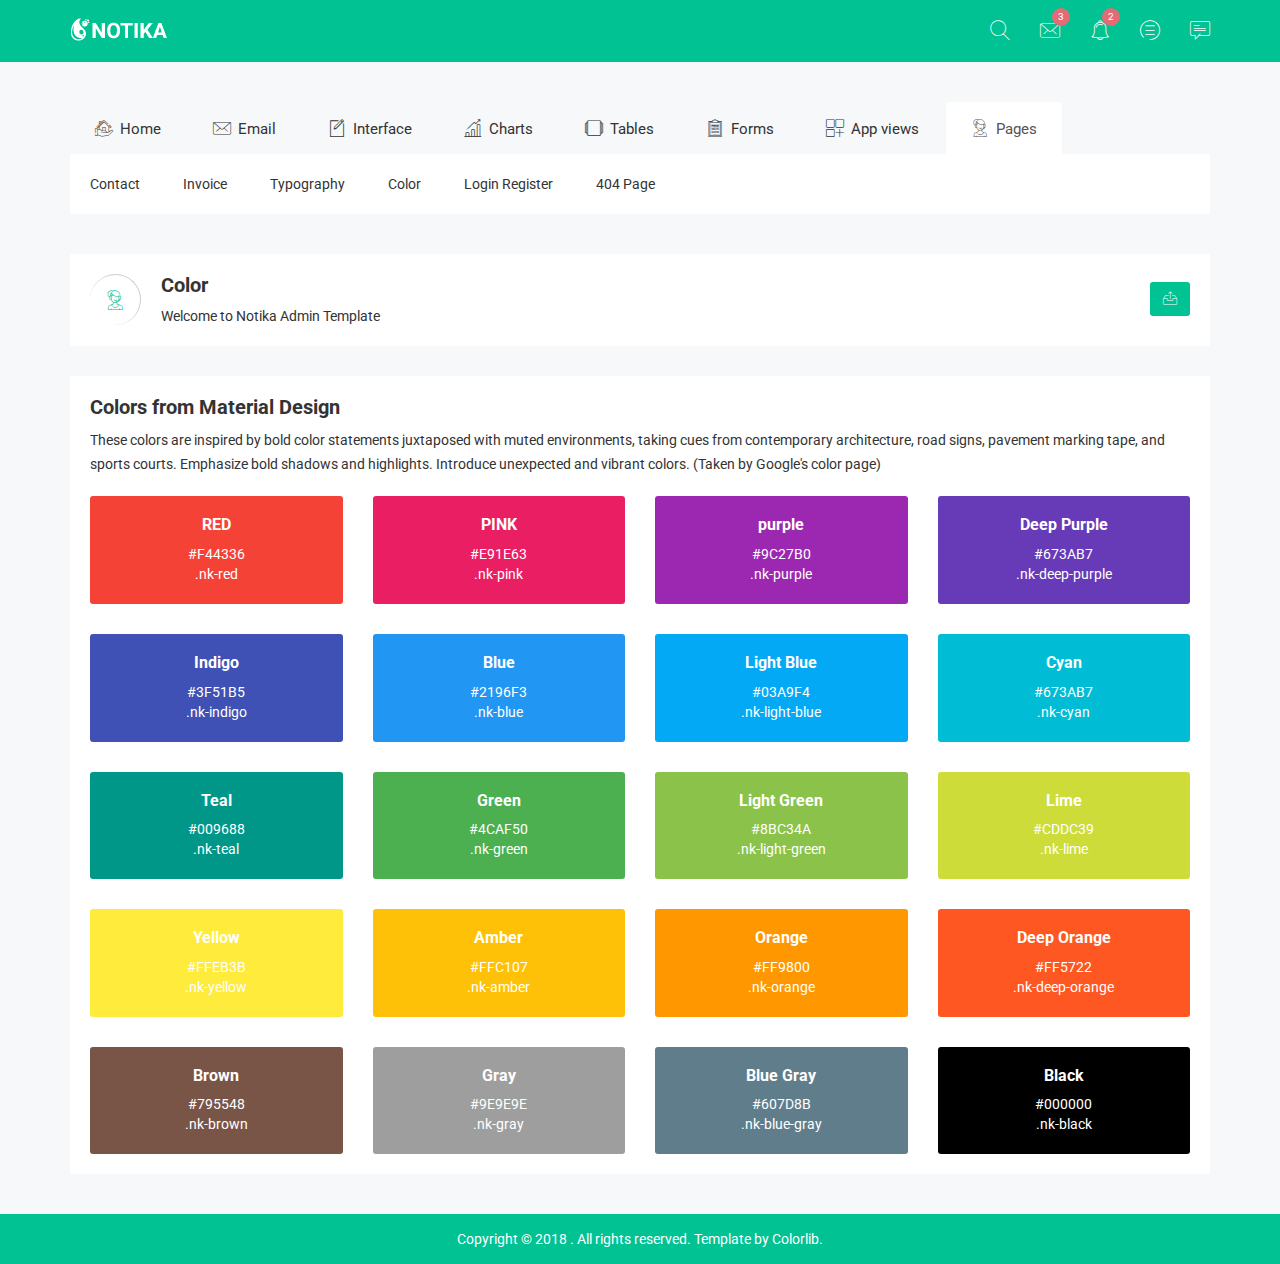
<file: HN-project/src/main/webapp/resources/green-horizotal/color.html>
<!doctype html>
<html class="no-js" lang="">

<head>
    <meta charset="utf-8">
    <meta http-equiv="x-ua-compatible" content="ie=edge">
    <title>Colors | Notika - Notika Admin Template</title>
    <meta name="description" content="">
    <meta name="viewport" content="width=device-width, initial-scale=1">
    <!-- favicon
		============================================ -->
    <link rel="shortcut icon" type="image/x-icon" href="img/favicon.ico">
    <!-- Google Fonts
		============================================ -->
    <link href="https://fonts.googleapis.com/css?family=Roboto:100,300,400,700,900" rel="stylesheet">
    <!-- Bootstrap CSS
		============================================ -->
    <link rel="stylesheet" href="css/bootstrap.min.css">
    <!-- font awesome CSS
		============================================ -->
    <link rel="stylesheet" href="css/font-awesome.min.css">
    <!-- owl.carousel CSS
		============================================ -->
    <link rel="stylesheet" href="css/owl.carousel.css">
    <link rel="stylesheet" href="css/owl.theme.css">
    <link rel="stylesheet" href="css/owl.transitions.css">
    <!-- meanmenu CSS
		============================================ -->
    <link rel="stylesheet" href="css/meanmenu/meanmenu.min.css">
    <!-- animate CSS
		============================================ -->
    <link rel="stylesheet" href="css/animate.css">
    <!-- normalize CSS
		============================================ -->
    <link rel="stylesheet" href="css/normalize.css">
	<!-- wave CSS
		============================================ -->
    <link rel="stylesheet" href="css/wave/waves.min.css">
    <link rel="stylesheet" href="css/wave/button.css">
    <!-- mCustomScrollbar CSS
		============================================ -->
    <link rel="stylesheet" href="css/scrollbar/jquery.mCustomScrollbar.min.css">
    <!-- Notika icon CSS
		============================================ -->
    <link rel="stylesheet" href="css/notika-custom-icon.css">
    <!-- main CSS
		============================================ -->
    <link rel="stylesheet" href="css/main.css">
    <!-- style CSS
		============================================ -->
    <link rel="stylesheet" href="style.css">
    <!-- responsive CSS
		============================================ -->
    <link rel="stylesheet" href="css/responsive.css">
    <!-- modernizr JS
		============================================ -->
    <script src="js/vendor/modernizr-2.8.3.min.js"></script>
</head>

<body>
    <!--[if lt IE 8]>
            <p class="browserupgrade">You are using an <strong>outdated</strong> browser. Please <a href="http://browsehappy.com/">upgrade your browser</a> to improve your experience.</p>
        <![endif]-->
    <!-- Start Header Top Area -->
    <div class="header-top-area">
        <div class="container">
            <div class="row">
                <div class="col-lg-4 col-md-4 col-sm-12 col-xs-12">
                    <div class="logo-area">
                        <a href="#"><img src="img/logo/logo.png" alt="" /></a>
                    </div>
                </div>
                <div class="col-lg-8 col-md-8 col-sm-12 col-xs-12">
                    <div class="header-top-menu">
                        <ul class="nav navbar-nav notika-top-nav">
                            <li class="nav-item dropdown">
                                <a href="#" data-toggle="dropdown" role="button" aria-expanded="false" class="nav-link dropdown-toggle"><span><i class="notika-icon notika-search"></i></span></a>
                                <div role="menu" class="dropdown-menu search-dd animated flipInX">
                                    <div class="search-input">
                                        <i class="notika-icon notika-left-arrow"></i>
                                        <input type="text" />
                                    </div>
                                </div>
                            </li>
                            <li class="nav-item dropdown">
                                <a href="#" data-toggle="dropdown" role="button" aria-expanded="false" class="nav-link dropdown-toggle"><span><i class="notika-icon notika-mail"></i></span></a>
                                <div role="menu" class="dropdown-menu message-dd animated zoomIn">
                                    <div class="hd-mg-tt">
                                        <h2>Messages</h2>
                                    </div>
                                    <div class="hd-message-info">
                                        <a href="#">
                                            <div class="hd-message-sn">
                                                <div class="hd-message-img">
                                                    <img src="img/post/1.jpg" alt="" />
                                                </div>
                                                <div class="hd-mg-ctn">
                                                    <h3>David Belle</h3>
                                                    <p>Cum sociis natoque penatibus et magnis dis parturient montes</p>
                                                </div>
                                            </div>
                                        </a>
                                        <a href="#">
                                            <div class="hd-message-sn">
                                                <div class="hd-message-img">
                                                    <img src="img/post/2.jpg" alt="" />
                                                </div>
                                                <div class="hd-mg-ctn">
                                                    <h3>Jonathan Morris</h3>
                                                    <p>Cum sociis natoque penatibus et magnis dis parturient montes</p>
                                                </div>
                                            </div>
                                        </a>
                                        <a href="#">
                                            <div class="hd-message-sn">
                                                <div class="hd-message-img">
                                                    <img src="img/post/4.jpg" alt="" />
                                                </div>
                                                <div class="hd-mg-ctn">
                                                    <h3>Fredric Mitchell</h3>
                                                    <p>Cum sociis natoque penatibus et magnis dis parturient montes</p>
                                                </div>
                                            </div>
                                        </a>
                                        <a href="#">
                                            <div class="hd-message-sn">
                                                <div class="hd-message-img">
                                                    <img src="img/post/1.jpg" alt="" />
                                                </div>
                                                <div class="hd-mg-ctn">
                                                    <h3>David Belle</h3>
                                                    <p>Cum sociis natoque penatibus et magnis dis parturient montes</p>
                                                </div>
                                            </div>
                                        </a>
                                        <a href="#">
                                            <div class="hd-message-sn">
                                                <div class="hd-message-img">
                                                    <img src="img/post/2.jpg" alt="" />
                                                </div>
                                                <div class="hd-mg-ctn">
                                                    <h3>Glenn Jecobs</h3>
                                                    <p>Cum sociis natoque penatibus et magnis dis parturient montes</p>
                                                </div>
                                            </div>
                                        </a>
                                    </div>
                                    <div class="hd-mg-va">
                                        <a href="#">View All</a>
                                    </div>
                                </div>
                            </li>
                            <li class="nav-item nc-al"><a href="#" data-toggle="dropdown" role="button" aria-expanded="false" class="nav-link dropdown-toggle"><span><i class="notika-icon notika-alarm"></i></span><div class="spinner4 spinner-4"></div><div class="ntd-ctn"><span>3</span></div></a>
                                <div role="menu" class="dropdown-menu message-dd notification-dd animated zoomIn">
                                    <div class="hd-mg-tt">
                                        <h2>Notification</h2>
                                    </div>
                                    <div class="hd-message-info">
                                        <a href="#">
                                            <div class="hd-message-sn">
                                                <div class="hd-message-img">
                                                    <img src="img/post/1.jpg" alt="" />
                                                </div>
                                                <div class="hd-mg-ctn">
                                                    <h3>David Belle</h3>
                                                    <p>Cum sociis natoque penatibus et magnis dis parturient montes</p>
                                                </div>
                                            </div>
                                        </a>
                                        <a href="#">
                                            <div class="hd-message-sn">
                                                <div class="hd-message-img">
                                                    <img src="img/post/2.jpg" alt="" />
                                                </div>
                                                <div class="hd-mg-ctn">
                                                    <h3>Jonathan Morris</h3>
                                                    <p>Cum sociis natoque penatibus et magnis dis parturient montes</p>
                                                </div>
                                            </div>
                                        </a>
                                        <a href="#">
                                            <div class="hd-message-sn">
                                                <div class="hd-message-img">
                                                    <img src="img/post/4.jpg" alt="" />
                                                </div>
                                                <div class="hd-mg-ctn">
                                                    <h3>Fredric Mitchell</h3>
                                                    <p>Cum sociis natoque penatibus et magnis dis parturient montes</p>
                                                </div>
                                            </div>
                                        </a>
                                        <a href="#">
                                            <div class="hd-message-sn">
                                                <div class="hd-message-img">
                                                    <img src="img/post/1.jpg" alt="" />
                                                </div>
                                                <div class="hd-mg-ctn">
                                                    <h3>David Belle</h3>
                                                    <p>Cum sociis natoque penatibus et magnis dis parturient montes</p>
                                                </div>
                                            </div>
                                        </a>
                                        <a href="#">
                                            <div class="hd-message-sn">
                                                <div class="hd-message-img">
                                                    <img src="img/post/2.jpg" alt="" />
                                                </div>
                                                <div class="hd-mg-ctn">
                                                    <h3>Glenn Jecobs</h3>
                                                    <p>Cum sociis natoque penatibus et magnis dis parturient montes</p>
                                                </div>
                                            </div>
                                        </a>
                                    </div>
                                    <div class="hd-mg-va">
                                        <a href="#">View All</a>
                                    </div>
                                </div>
                            </li>
                            <li class="nav-item"><a href="#" data-toggle="dropdown" role="button" aria-expanded="false" class="nav-link dropdown-toggle"><span><i class="notika-icon notika-menus"></i></span><div class="spinner4 spinner-4"></div><div class="ntd-ctn"><span>2</span></div></a>
                                <div role="menu" class="dropdown-menu message-dd task-dd animated zoomIn">
                                    <div class="hd-mg-tt">
                                        <h2>Tasks</h2>
                                    </div>
                                    <div class="hd-message-info hd-task-info">
                                        <div class="skill">
                                            <div class="progress">
                                                <div class="lead-content">
                                                    <p>HTML5 Validation Report</p>
                                                </div>
                                                <div class="progress-bar wow fadeInLeft" data-progress="95%" style="width: 95%;" data-wow-duration="1.5s" data-wow-delay="1.2s"> <span>95%</span>
                                                </div>
                                            </div>
                                            <div class="progress">
                                                <div class="lead-content">
                                                    <p>Google Chrome Extension</p>
                                                </div>
                                                <div class="progress-bar wow fadeInLeft" data-progress="85%" style="width: 85%;" data-wow-duration="1.5s" data-wow-delay="1.2s"><span>85%</span> </div>
                                            </div>
                                            <div class="progress">
                                                <div class="lead-content">
                                                    <p>Social Internet Projects</p>
                                                </div>
                                                <div class="progress-bar wow fadeInLeft" data-progress="93%" style="width: 93%;" data-wow-duration="1.5s" data-wow-delay="1.2s"><span>93%</span> </div>
                                            </div>
                                            <div class="progress">
                                                <div class="lead-content">
                                                    <p>Bootstrap Admin Template</p>
                                                </div>
                                                <div class="progress-bar wow fadeInLeft" data-progress="93%" style="width: 93%;" data-wow-duration="1.5s" data-wow-delay="1.2s"><span>93%</span> </div>
                                            </div>
                                            <div class="progress progress-bt">
                                                <div class="lead-content">
                                                    <p>Youtube Client App</p>
                                                </div>
                                                <div class="progress-bar wow fadeInLeft" data-progress="93%" style="width: 93%;" data-wow-duration="1.5s" data-wow-delay="1.2s"><span>93%</span> </div>
                                            </div>
                                        </div>
                                    </div>
                                    <div class="hd-mg-va">
                                        <a href="#">View All</a>
                                    </div>
                                </div>
                            </li>
                            <li class="nav-item"><a href="#" data-toggle="dropdown" role="button" aria-expanded="false" class="nav-link dropdown-toggle"><span><i class="notika-icon notika-chat"></i></span></a>
                                <div role="menu" class="dropdown-menu message-dd chat-dd animated zoomIn">
                                    <div class="hd-mg-tt">
                                        <h2>Chat</h2>
                                    </div>
                                    <div class="search-people">
                                        <i class="notika-icon notika-left-arrow"></i>
                                        <input type="text" placeholder="Search People" />
                                    </div>
                                    <div class="hd-message-info">
                                        <a href="#">
                                            <div class="hd-message-sn">
                                                <div class="hd-message-img chat-img">
                                                    <img src="img/post/1.jpg" alt="" />
                                                    <div class="chat-avaible"><i class="notika-icon notika-dot"></i></div>
                                                </div>
                                                <div class="hd-mg-ctn">
                                                    <h3>David Belle</h3>
                                                    <p>Available</p>
                                                </div>
                                            </div>
                                        </a>
                                        <a href="#">
                                            <div class="hd-message-sn">
                                                <div class="hd-message-img chat-img">
                                                    <img src="img/post/2.jpg" alt="" />
                                                </div>
                                                <div class="hd-mg-ctn">
                                                    <h3>Jonathan Morris</h3>
                                                    <p>Last seen 3 hours ago</p>
                                                </div>
                                            </div>
                                        </a>
                                        <a href="#">
                                            <div class="hd-message-sn">
                                                <div class="hd-message-img chat-img">
                                                    <img src="img/post/4.jpg" alt="" />
                                                </div>
                                                <div class="hd-mg-ctn">
                                                    <h3>Fredric Mitchell</h3>
                                                    <p>Last seen 2 minutes ago</p>
                                                </div>
                                            </div>
                                        </a>
                                        <a href="#">
                                            <div class="hd-message-sn">
                                                <div class="hd-message-img chat-img">
                                                    <img src="img/post/1.jpg" alt="" />
                                                    <div class="chat-avaible"><i class="notika-icon notika-dot"></i></div>
                                                </div>
                                                <div class="hd-mg-ctn">
                                                    <h3>David Belle</h3>
                                                    <p>Available</p>
                                                </div>
                                            </div>
                                        </a>
                                        <a href="#">
                                            <div class="hd-message-sn">
                                                <div class="hd-message-img chat-img">
                                                    <img src="img/post/2.jpg" alt="" />
                                                    <div class="chat-avaible"><i class="notika-icon notika-dot"></i></div>
                                                </div>
                                                <div class="hd-mg-ctn">
                                                    <h3>Glenn Jecobs</h3>
                                                    <p>Available</p>
                                                </div>
                                            </div>
                                        </a>
                                    </div>
                                    <div class="hd-mg-va">
                                        <a href="#">View All</a>
                                    </div>
                                </div>
                            </li>
                        </ul>
                    </div>
                </div>
            </div>
        </div>
    </div>
    <!-- End Header Top Area -->
    <!-- Mobile Menu start -->
    <div class="mobile-menu-area">
        <div class="container">
            <div class="row">
                <div class="col-lg-12 col-md-12 col-sm-12 col-xs-12">
                    <div class="mobile-menu">
                        <nav id="dropdown">
                            <ul class="mobile-menu-nav">
                                <li><a data-toggle="collapse" data-target="#Charts" href="#">Home</a>
                                    <ul class="collapse dropdown-header-top">
                                        <li><a href="index.html">Dashboard One</a></li>
                                        <li><a href="index-2.html">Dashboard Two</a></li>
                                        <li><a href="index-3.html">Dashboard Three</a></li>
                                        <li><a href="index-4.html">Dashboard Four</a></li>
                                        <li><a href="analytics.html">Analytics</a></li>
                                        <li><a href="widgets.html">Widgets</a></li>
                                    </ul>
                                </li>
                                <li><a data-toggle="collapse" data-target="#demoevent" href="#">Email</a>
                                    <ul id="demoevent" class="collapse dropdown-header-top">
                                        <li><a href="inbox.html">Inbox</a></li>
                                        <li><a href="view-email.html">View Email</a></li>
                                        <li><a href="compose-email.html">Compose Email</a></li>
                                    </ul>
                                </li>
                                <li><a data-toggle="collapse" data-target="#democrou" href="#">Interface</a>
                                    <ul id="democrou" class="collapse dropdown-header-top">
                                        <li><a href="animations.html">Animations</a></li>
                                        <li><a href="google-map.html">Google Map</a></li>
                                        <li><a href="data-map.html">Data Maps</a></li>
                                        <li><a href="code-editor.html">Code Editor</a></li>
                                        <li><a href="image-cropper.html">Images Cropper</a></li>
                                        <li><a href="wizard.html">Wizard</a></li>
                                    </ul>
                                </li>
                                <li><a data-toggle="collapse" data-target="#demolibra" href="#">Charts</a>
                                    <ul id="demolibra" class="collapse dropdown-header-top">
                                        <li><a href="flot-charts.html">Flot Charts</a></li>
                                        <li><a href="bar-charts.html">Bar Charts</a></li>
                                        <li><a href="line-charts.html">Line Charts</a></li>
                                        <li><a href="area-charts.html">Area Charts</a></li>
                                    </ul>
                                </li>
                                <li><a data-toggle="collapse" data-target="#demodepart" href="#">Tables</a>
                                    <ul id="demodepart" class="collapse dropdown-header-top">
                                        <li><a href="normal-table.html">Normal Table</a></li>
                                        <li><a href="data-table.html">Data Table</a></li>
                                    </ul>
                                </li>
                                <li><a data-toggle="collapse" data-target="#demo" href="#">Forms</a>
                                    <ul id="demo" class="collapse dropdown-header-top">
                                        <li><a href="form-elements.html">Form Elements</a></li>
                                        <li><a href="form-components.html">Form Components</a></li>
                                        <li><a href="form-examples.html">Form Examples</a></li>
                                    </ul>
                                </li>
                                <li><a data-toggle="collapse" data-target="#Miscellaneousmob" href="#">App views</a>
                                    <ul id="Miscellaneousmob" class="collapse dropdown-header-top">
                                        <li><a href="notification.html">Notifications</a>
                                        </li>
                                        <li><a href="alert.html">Alerts</a>
                                        </li>
                                        <li><a href="modals.html">Modals</a>
                                        </li>
                                        <li><a href="buttons.html">Buttons</a>
                                        </li>
                                        <li><a href="tabs.html">Tabs</a>
                                        </li>
                                        <li><a href="accordion.html">Accordion</a>
                                        </li>
                                        <li><a href="dialog.html">Dialogs</a>
                                        </li>
                                        <li><a href="popovers.html">Popovers</a>
                                        </li>
                                        <li><a href="tooltips.html">Tooltips</a>
                                        </li>
                                        <li><a href="dropdown.html">Dropdowns</a>
                                        </li>
                                    </ul>
                                </li>
                                <li><a data-toggle="collapse" data-target="#Pagemob" href="#">Pages</a>
                                    <ul id="Pagemob" class="collapse dropdown-header-top">
                                        <li><a href="contact.html">Contact</a>
                                        </li>
                                        <li><a href="invoice.html">Invoice</a>
                                        </li>
                                        <li><a href="typography.html">Typography</a>
                                        </li>
                                        <li><a href="color.html">Color</a>
                                        </li>
                                        <li><a href="login-register.html">Login Register</a>
                                        </li>
                                        <li><a href="404.html">404 Page</a>
                                        </li>
                                    </ul>
                                </li>
                            </ul>
                        </nav>
                    </div>
                </div>
            </div>
        </div>
    </div>
    <!-- Mobile Menu end -->
    <!-- Main Menu area start-->
    <div class="main-menu-area mg-tb-40">
        <div class="container">
            <div class="row">
                <div class="col-lg-12 col-md-12 col-sm-12 col-xs-12">
                    <ul class="nav nav-tabs notika-menu-wrap menu-it-icon-pro">
                        <li><a data-toggle="tab" href="#Home"><i class="notika-icon notika-house"></i> Home</a>
                        </li>
                        <li><a data-toggle="tab" href="#mailbox"><i class="notika-icon notika-mail"></i> Email</a>
                        </li>
                        <li><a data-toggle="tab" href="#Interface"><i class="notika-icon notika-edit"></i> Interface</a>
                        </li>
                        <li><a data-toggle="tab" href="#Charts"><i class="notika-icon notika-bar-chart"></i> Charts</a>
                        </li>
                        <li><a data-toggle="tab" href="#Tables"><i class="notika-icon notika-windows"></i> Tables</a>
                        </li>
                        <li><a data-toggle="tab" href="#Forms"><i class="notika-icon notika-form"></i> Forms</a>
                        </li>
                        <li><a data-toggle="tab" href="#Appviews"><i class="notika-icon notika-app"></i> App views</a>
                        </li>
                        <li class="active"><a data-toggle="tab" href="#Page"><i class="notika-icon notika-support"></i> Pages</a>
                        </li>
                    </ul>
                    <div class="tab-content custom-menu-content">
                        <div id="Home" class="tab-pane in notika-tab-menu-bg animated flipInX">
                            <ul class="notika-main-menu-dropdown">
                                <li><a href="index.html">Dashboard One</a>
                                </li>
                                <li><a href="index-2.html">Dashboard Two</a>
                                </li>
                                <li><a href="index-3.html">Dashboard Three</a>
                                </li>
                                <li><a href="index-4.html">Dashboard Four</a>
                                </li>
                                <li><a href="analytics.html">Analytics</a>
                                </li>
                                <li><a href="widgets.html">Widgets</a>
                                </li>
                            </ul>
                        </div>
                        <div id="mailbox" class="tab-pane notika-tab-menu-bg animated flipInX">
                            <ul class="notika-main-menu-dropdown">
                                <li><a href="inbox.html">Inbox</a>
                                </li>
                                <li><a href="view-email.html">View Email</a>
                                </li>
                                <li><a href="compose-email.html">Compose Email</a>
                                </li>
                            </ul>
                        </div>
                        <div id="Interface" class="tab-pane notika-tab-menu-bg animated flipInX">
                            <ul class="notika-main-menu-dropdown">
                                <li><a href="animations.html">Animations</a>
                                </li>
                                <li><a href="google-map.html">Google Map</a>
                                </li>
                                <li><a href="data-map.html">Data Maps</a>
                                </li>
                                <li><a href="code-editor.html">Code Editor</a>
                                </li>
                                <li><a href="image-cropper.html">Images Cropper</a>
                                </li>
                                <li><a href="wizard.html">Wizard</a>
                                </li>
                            </ul>
                        </div>
                        <div id="Charts" class="tab-pane notika-tab-menu-bg animated flipInX">
                            <ul class="notika-main-menu-dropdown">
                                <li><a href="flot-charts.html">Flot Charts</a>
                                </li>
                                <li><a href="bar-charts.html">Bar Charts</a>
                                </li>
                                <li><a href="line-charts.html">Line Charts</a>
                                </li>
                                <li><a href="area-charts.html">Area Charts</a>
                                </li>
                            </ul>
                        </div>
                        <div id="Tables" class="tab-pane notika-tab-menu-bg animated flipInX">
                            <ul class="notika-main-menu-dropdown">
                                <li><a href="normal-table.html">Normal Table</a>
                                </li>
                                <li><a href="data-table.html">Data Table</a>
                                </li>
                            </ul>
                        </div>
                        <div id="Forms" class="tab-pane notika-tab-menu-bg animated flipInX">
                            <ul class="notika-main-menu-dropdown">
                                <li><a href="form-elements.html">Form Elements</a>
                                </li>
                                <li><a href="form-components.html">Form Components</a>
                                </li>
                                <li><a href="form-examples.html">Form Examples</a>
                                </li>
                            </ul>
                        </div>
                        <div id="Appviews" class="tab-pane notika-tab-menu-bg animated flipInX">
                            <ul class="notika-main-menu-dropdown">
                                <li><a href="notification.html">Notifications</a>
                                </li>
                                <li><a href="alert.html">Alerts</a>
                                </li>
                                <li><a href="modals.html">Modals</a>
                                </li>
                                <li><a href="buttons.html">Buttons</a>
                                </li>
                                <li><a href="tabs.html">Tabs</a>
                                </li>
                                <li><a href="accordion.html">Accordion</a>
                                </li>
                                <li><a href="dialog.html">Dialogs</a>
                                </li>
                                <li><a href="popovers.html">Popovers</a>
                                </li>
                                <li><a href="tooltips.html">Tooltips</a>
                                </li>
                                <li><a href="dropdown.html">Dropdowns</a>
                                </li>
                            </ul>
                        </div>
                        <div id="Page" class="tab-pane active notika-tab-menu-bg animated flipInX">
                            <ul class="notika-main-menu-dropdown">
                                <li><a href="contact.html">Contact</a>
                                </li>
                                <li><a href="invoice.html">Invoice</a>
                                </li>
                                <li><a href="typography.html">Typography</a>
                                </li>
                                <li><a href="color.html">Color</a>
                                </li>
                                <li><a href="login-register.html">Login Register</a>
                                </li>
                                <li><a href="404.html">404 Page</a>
                                </li>
                            </ul>
                        </div>
                    </div>
                </div>
            </div>
        </div>
    </div>
    <!-- Main Menu area End-->
	<!-- Breadcomb area Start-->
	<div class="breadcomb-area">
		<div class="container">
			<div class="row">
				<div class="col-lg-12 col-md-12 col-sm-12 col-xs-12">
					<div class="breadcomb-list">
						<div class="row">
							<div class="col-lg-6 col-md-6 col-sm-6 col-xs-12">
								<div class="breadcomb-wp">
									<div class="breadcomb-icon">
										<i class="notika-icon notika-support"></i>
									</div>
									<div class="breadcomb-ctn">
										<h2>Color</h2>
										<p>Welcome to Notika <span class="bread-ntd">Admin Template</span></p>
									</div>
								</div>
							</div>
							<div class="col-lg-6 col-md-6 col-sm-6 col-xs-3">
								<div class="breadcomb-report">
									<button data-toggle="tooltip" data-placement="left" title="Download Report" class="btn"><i class="notika-icon notika-sent"></i></button>
								</div>
							</div>
						</div>
					</div>
				</div>
			</div>
		</div>
	</div>
	<!-- Breadcomb area End-->
    <!-- Color area Start-->
    <div class="colr-area">
        <div class="container">
            <div class="row">
                <div class="col-lg-12 col-md-12 col-sm-12 col-xs-12">
                    <div class="color-wrap">
                        <div class="color-hd">
                            <h2>Colors from Material Design</h2>
                            <p>These colors are inspired by bold color statements juxtaposed with muted environments, taking cues from contemporary architecture, road signs, pavement marking tape, and sports courts. Emphasize bold shadows and highlights.
                                Introduce unexpected and vibrant colors. (Taken by Google's color page)</p>
                        </div>
                        <div class="row">
                            <div class="col-lg-3 col-md-3 col-sm-3 col-xs-12">
                                <div class="color-single nk-red">
                                    <h2>RED</h2>
                                    <p>#F44336</p>
                                    <span>.nk-red</span>
                                </div>
                            </div>
                            <div class="col-lg-3 col-md-3 col-sm-3 col-xs-12">
                                <div class="color-single nk-pink sm-res-mg-t-30 tb-res-mg-t-30 tb-res-mg-t-0">
                                    <h2>PINK</h2>
                                    <p>#E91E63</p>
                                    <span>.nk-pink</span>
                                </div>
                            </div>
                            <div class="col-lg-3 col-md-3 col-sm-3 col-xs-12">
                                <div class="color-single nk-purple sm-res-mg-t-30 tb-res-mg-t-30 tb-res-mg-t-0">
                                    <h2>purple</h2>
                                    <p>#9C27B0</p>
                                    <span>.nk-purple</span>
                                </div>
                            </div>
                            <div class="col-lg-3 col-md-3 col-sm-3 col-xs-12">
                                <div class="color-single nk-deep-purple sm-res-mg-t-30 tb-res-mg-t-30 tb-res-mg-t-0">
                                    <h2>Deep Purple</h2>
                                    <p>#673AB7</p>
                                    <span>.nk-deep-purple</span>
                                </div>
                            </div>
                        </div>
                        <div class="row">
                            <div class="col-lg-3 col-md-3 col-sm-3 col-xs-12">
                                <div class="color-single nk-indigo mg-t-30">
                                    <h2>Indigo</h2>
                                    <p>#3F51B5</p>
                                    <span>.nk-indigo</span>
                                </div>
                            </div>
                            <div class="col-lg-3 col-md-3 col-sm-3 col-xs-12">
                                <div class="color-single nk-blue mg-t-30">
                                    <h2>Blue</h2>
                                    <p>#2196F3</p>
                                    <span>.nk-blue</span>
                                </div>
                            </div>
                            <div class="col-lg-3 col-md-3 col-sm-3 col-xs-12">
                                <div class="color-single nk-light-blue mg-t-30">
                                    <h2>Light Blue</h2>
                                    <p>#03A9F4</p>
                                    <span>.nk-light-blue</span>
                                </div>
                            </div>
                            <div class="col-lg-3 col-md-3 col-sm-3 col-xs-12">
                                <div class="color-single nk-cyan mg-t-30">
                                    <h2>Cyan</h2>
                                    <p>#673AB7</p>
                                    <span>.nk-cyan</span>
                                </div>
                            </div>
                        </div>
                        <div class="row">
                            <div class="col-lg-3 col-md-3 col-sm-3 col-xs-12">
                                <div class="color-single nk-teal mg-t-30">
                                    <h2>Teal</h2>
                                    <p>#009688</p>
                                    <span>.nk-teal</span>
                                </div>
                            </div>
                            <div class="col-lg-3 col-md-3 col-sm-3 col-xs-12">
                                <div class="color-single nk-green mg-t-30">
                                    <h2>Green</h2>
                                    <p>#4CAF50</p>
                                    <span>.nk-green</span>
                                </div>
                            </div>
                            <div class="col-lg-3 col-md-3 col-sm-3 col-xs-12">
                                <div class="color-single nk-light-green mg-t-30">
                                    <h2>Light Green</h2>
                                    <p>#8BC34A</p>
                                    <span>.nk-light-green</span>
                                </div>
                            </div>
                            <div class="col-lg-3 col-md-3 col-sm-3 col-xs-12">
                                <div class="color-single nk-lime mg-t-30">
                                    <h2>Lime</h2>
                                    <p>#CDDC39</p>
                                    <span>.nk-lime</span>
                                </div>
                            </div>
                        </div>
                        <div class="row">
                            <div class="col-lg-3 col-md-3 col-sm-3 col-xs-12">
                                <div class="color-single nk-yellow mg-t-30">
                                    <h2>Yellow</h2>
                                    <p>#FFEB3B</p>
                                    <span>.nk-yellow</span>
                                </div>
                            </div>
                            <div class="col-lg-3 col-md-3 col-sm-3 col-xs-12">
                                <div class="color-single nk-amber mg-t-30">
                                    <h2>Amber</h2>
                                    <p>#FFC107</p>
                                    <span>.nk-amber</span>
                                </div>
                            </div>
                            <div class="col-lg-3 col-md-3 col-sm-3 col-xs-12">
                                <div class="color-single nk-orange mg-t-30">
                                    <h2>Orange</h2>
                                    <p>#FF9800</p>
                                    <span>.nk-orange</span>
                                </div>
                            </div>
                            <div class="col-lg-3 col-md-3 col-sm-3 col-xs-12">
                                <div class="color-single nk-deep-orange mg-t-30">
                                    <h2>Deep Orange</h2>
                                    <p>#FF5722</p>
                                    <span>.nk-deep-orange</span>
                                </div>
                            </div>
                        </div>
                        <div class="row">
                            <div class="col-lg-3 col-md-3 col-sm-3 col-xs-12">
                                <div class="color-single nk-brown mg-t-30">
                                    <h2>Brown</h2>
                                    <p>#795548</p>
                                    <span>.nk-brown</span>
                                </div>
                            </div>
                            <div class="col-lg-3 col-md-3 col-sm-3 col-xs-12">
                                <div class="color-single nk-gray mg-t-30">
                                    <h2>Gray</h2>
                                    <p>#9E9E9E</p>
                                    <span>.nk-gray</span>
                                </div>
                            </div>
                            <div class="col-lg-3 col-md-3 col-sm-3 col-xs-12">
                                <div class="color-single nk-blue-gray mg-t-30">
                                    <h2>Blue Gray</h2>
                                    <p>#607D8B</p>
                                    <span>.nk-blue-gray</span>
                                </div>
                            </div>
                            <div class="col-lg-3 col-md-3 col-sm-3 col-xs-12">
                                <div class="color-single nk-black mg-t-30">
                                    <h2>Black</h2>
                                    <p>#000000</p>
                                    <span>.nk-black</span>
                                </div>
                            </div>
                        </div>
                    </div>
                </div>
            </div>
        </div>
    </div>
    <!-- Color area End-->
    <!-- Start Footer area-->
    <div class="footer-copyright-area">
        <div class="container">
            <div class="row">
                <div class="col-lg-12 col-md-12 col-sm-12 col-xs-12">
                    <div class="footer-copy-right">
                        <p>Copyright © 2018 
. All rights reserved. Template by <a href="https://colorlib.com">Colorlib</a>.</p>
                    </div>
                </div>
            </div>
        </div>
    </div>
    <!-- End Footer area-->
    <!-- jquery
		============================================ -->
    <script src="js/vendor/jquery-1.12.4.min.js"></script>
    <!-- bootstrap JS
		============================================ -->
    <script src="js/bootstrap.min.js"></script>
    <!-- wow JS
		============================================ -->
    <script src="js/wow.min.js"></script>
    <!-- price-slider JS
		============================================ -->
    <script src="js/jquery-price-slider.js"></script>
    <!-- owl.carousel JS
		============================================ -->
    <script src="js/owl.carousel.min.js"></script>
    <!-- scrollUp JS
		============================================ -->
    <script src="js/jquery.scrollUp.min.js"></script>
    <!-- meanmenu JS
		============================================ -->
    <script src="js/meanmenu/jquery.meanmenu.js"></script>
    <!-- counterup JS
		============================================ -->
    <script src="js/counterup/jquery.counterup.min.js"></script>
    <script src="js/counterup/waypoints.min.js"></script>
    <script src="js/counterup/counterup-active.js"></script>
    <!-- mCustomScrollbar JS
		============================================ -->
    <script src="js/scrollbar/jquery.mCustomScrollbar.concat.min.js"></script>
    <!-- sparkline JS
		============================================ -->
    <script src="js/sparkline/jquery.sparkline.min.js"></script>
    <script src="js/sparkline/sparkline-active.js"></script>
    <!-- flot JS
		============================================ -->
    <script src="js/flot/jquery.flot.js"></script>
    <script src="js/flot/jquery.flot.resize.js"></script>
    <script src="js/flot/flot-active.js"></script>
    <!-- knob JS
		============================================ -->
    <script src="js/knob/jquery.knob.js"></script>
    <script src="js/knob/jquery.appear.js"></script>
    <script src="js/knob/knob-active.js"></script>
    <!--  Chat JS
		============================================ -->
    <script src="js/chat/jquery.chat.js"></script>
    <!--  todo JS
		============================================ -->
    <script src="js/todo/jquery.todo.js"></script>
	<!--  wave JS
		============================================ -->
    <script src="js/wave/waves.min.js"></script>
    <script src="js/wave/wave-active.js"></script>
    <!-- plugins JS
		============================================ -->
    <script src="js/plugins.js"></script>
    <!-- main JS
		============================================ -->
    <script src="js/main.js"></script>
	<!-- tawk chat JS
		============================================ -->
    <script src="js/tawk-chat.js"></script>
</body>

</html>
</file>
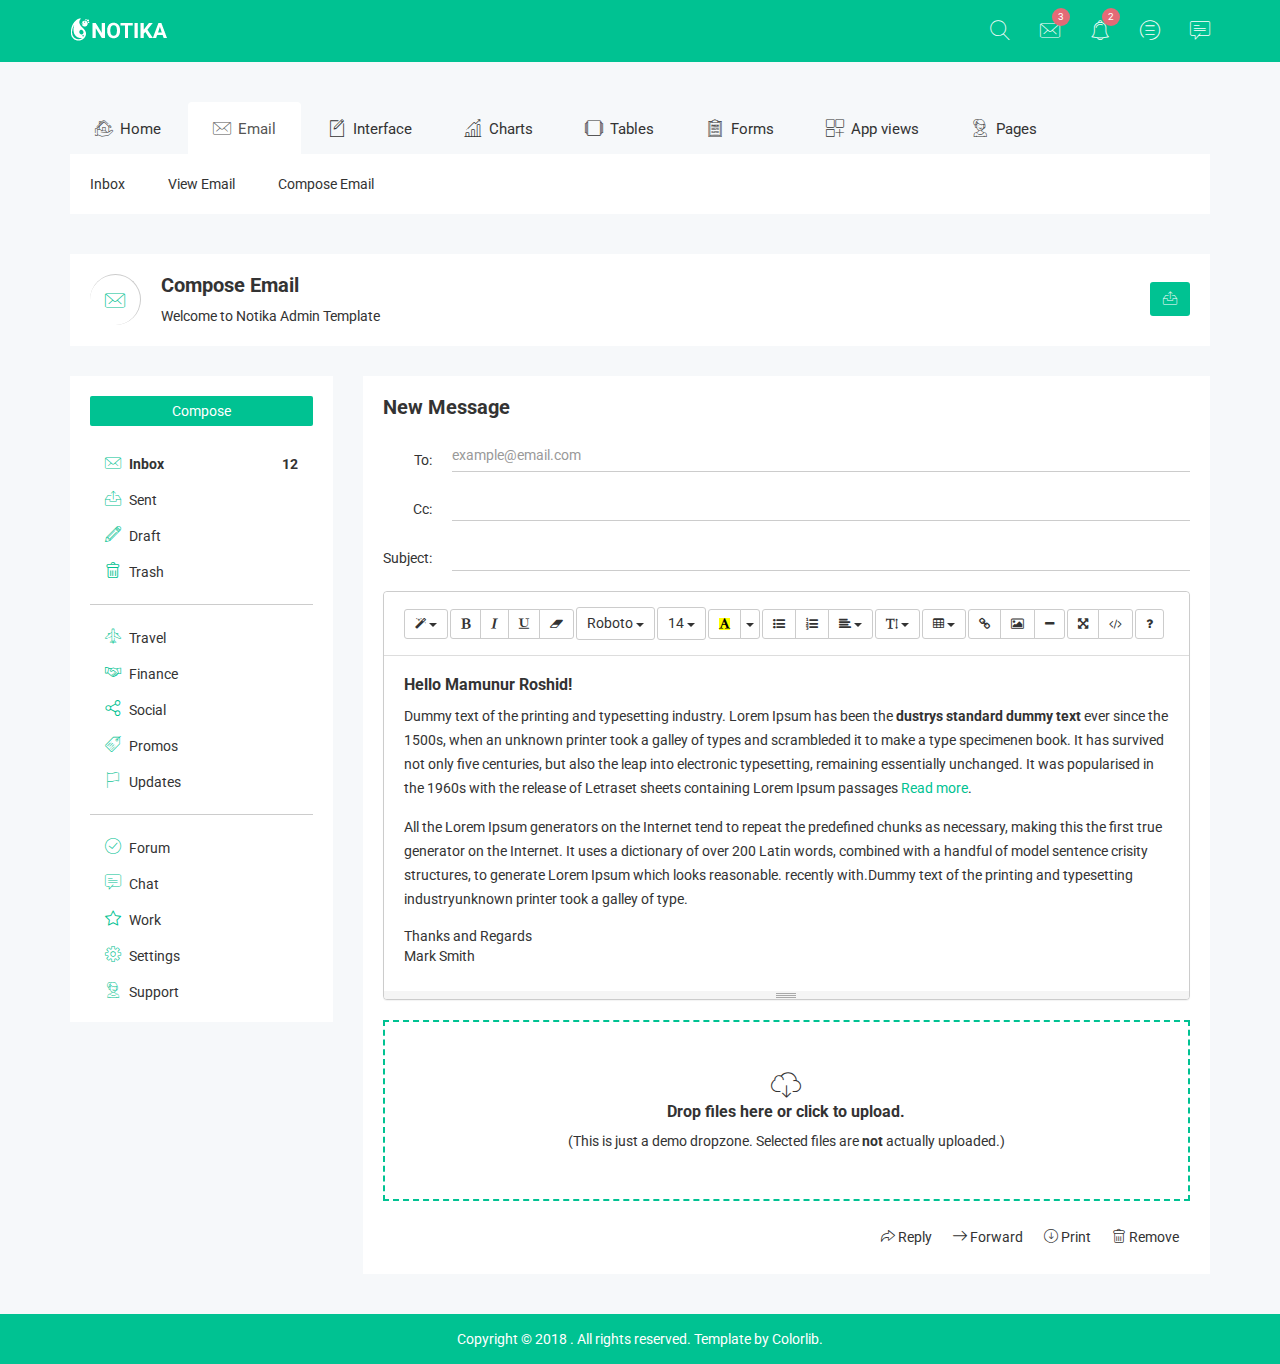
<file: HN-project/src/main/webapp/resources/green-horizotal/compose-email.html>
<!doctype html>
<html class="no-js" lang="">

<head>
    <meta charset="utf-8">
    <meta http-equiv="x-ua-compatible" content="ie=edge">
    <title>Compose Email | Notika - Notika Admin Template</title>
    <meta name="description" content="">
    <meta name="viewport" content="width=device-width, initial-scale=1">
    <!-- favicon
		============================================ -->
    <link rel="shortcut icon" type="image/x-icon" href="img/favicon.ico">
    <!-- Google Fonts
		============================================ -->
    <link href="https://fonts.googleapis.com/css?family=Roboto:100,300,400,700,900" rel="stylesheet">
    <!-- Bootstrap CSS
		============================================ -->
    <link rel="stylesheet" href="css/bootstrap.min.css">
    <!-- font awesome CSS
		============================================ -->
    <link rel="stylesheet" href="css/font-awesome.min.css">
    <!-- owl.carousel CSS
		============================================ -->
    <link rel="stylesheet" href="css/owl.carousel.css">
    <link rel="stylesheet" href="css/owl.theme.css">
    <link rel="stylesheet" href="css/owl.transitions.css">
    <!-- meanmenu CSS
		============================================ -->
    <link rel="stylesheet" href="css/meanmenu/meanmenu.min.css">
    <!-- animate CSS
		============================================ -->
    <link rel="stylesheet" href="css/animate.css">
    <!-- normalize CSS
		============================================ -->
    <link rel="stylesheet" href="css/normalize.css">
    <!-- mCustomScrollbar CSS
		============================================ -->
    <link rel="stylesheet" href="css/scrollbar/jquery.mCustomScrollbar.min.css">
    <!-- Notika icon CSS
		============================================ -->
    <link rel="stylesheet" href="css/notika-custom-icon.css">
    <!-- dropzone CSS
		============================================ -->
    <link rel="stylesheet" href="css/dropzone/dropzone.css">
    <!-- summernote CSS
		============================================ -->
    <link rel="stylesheet" href="css/summernote/summernote.css">
    <!-- wave CSS
		============================================ -->
    <link rel="stylesheet" href="css/wave/waves.min.css">
    <link rel="stylesheet" href="css/wave/button.css">
    <!-- main CSS
		============================================ -->
    <link rel="stylesheet" href="css/main.css">
    <!-- style CSS
		============================================ -->
    <link rel="stylesheet" href="style.css">
    <!-- responsive CSS
		============================================ -->
    <link rel="stylesheet" href="css/responsive.css">
    <!-- modernizr JS
		============================================ -->
    <script src="js/vendor/modernizr-2.8.3.min.js"></script>
</head>

<body>
    <!--[if lt IE 8]>
            <p class="browserupgrade">You are using an <strong>outdated</strong> browser. Please <a href="http://browsehappy.com/">upgrade your browser</a> to improve your experience.</p>
        <![endif]-->
    <!-- Start Header Top Area -->
    <div class="header-top-area">
        <div class="container">
            <div class="row">
                <div class="col-lg-4 col-md-4 col-sm-12 col-xs-12">
                    <div class="logo-area">
                        <a href="#"><img src="img/logo/logo.png" alt="" /></a>
                    </div>
                </div>
                <div class="col-lg-8 col-md-8 col-sm-12 col-xs-12">
                    <div class="header-top-menu">
                        <ul class="nav navbar-nav notika-top-nav">
                            <li class="nav-item dropdown">
                                <a href="#" data-toggle="dropdown" role="button" aria-expanded="false" class="nav-link dropdown-toggle"><span><i class="notika-icon notika-search"></i></span></a>
                                <div role="menu" class="dropdown-menu search-dd animated flipInX">
                                    <div class="search-input">
                                        <i class="notika-icon notika-left-arrow"></i>
                                        <input type="text" />
                                    </div>
                                </div>
                            </li>
                            <li class="nav-item dropdown">
                                <a href="#" data-toggle="dropdown" role="button" aria-expanded="false" class="nav-link dropdown-toggle"><span><i class="notika-icon notika-mail"></i></span></a>
                                <div role="menu" class="dropdown-menu message-dd animated zoomIn">
                                    <div class="hd-mg-tt">
                                        <h2>Messages</h2>
                                    </div>
                                    <div class="hd-message-info">
                                        <a href="#">
                                            <div class="hd-message-sn">
                                                <div class="hd-message-img">
                                                    <img src="img/post/1.jpg" alt="" />
                                                </div>
                                                <div class="hd-mg-ctn">
                                                    <h3>David Belle</h3>
                                                    <p>Cum sociis natoque penatibus et magnis dis parturient montes</p>
                                                </div>
                                            </div>
                                        </a>
                                        <a href="#">
                                            <div class="hd-message-sn">
                                                <div class="hd-message-img">
                                                    <img src="img/post/2.jpg" alt="" />
                                                </div>
                                                <div class="hd-mg-ctn">
                                                    <h3>Jonathan Morris</h3>
                                                    <p>Cum sociis natoque penatibus et magnis dis parturient montes</p>
                                                </div>
                                            </div>
                                        </a>
                                        <a href="#">
                                            <div class="hd-message-sn">
                                                <div class="hd-message-img">
                                                    <img src="img/post/4.jpg" alt="" />
                                                </div>
                                                <div class="hd-mg-ctn">
                                                    <h3>Fredric Mitchell</h3>
                                                    <p>Cum sociis natoque penatibus et magnis dis parturient montes</p>
                                                </div>
                                            </div>
                                        </a>
                                        <a href="#">
                                            <div class="hd-message-sn">
                                                <div class="hd-message-img">
                                                    <img src="img/post/1.jpg" alt="" />
                                                </div>
                                                <div class="hd-mg-ctn">
                                                    <h3>David Belle</h3>
                                                    <p>Cum sociis natoque penatibus et magnis dis parturient montes</p>
                                                </div>
                                            </div>
                                        </a>
                                        <a href="#">
                                            <div class="hd-message-sn">
                                                <div class="hd-message-img">
                                                    <img src="img/post/2.jpg" alt="" />
                                                </div>
                                                <div class="hd-mg-ctn">
                                                    <h3>Glenn Jecobs</h3>
                                                    <p>Cum sociis natoque penatibus et magnis dis parturient montes</p>
                                                </div>
                                            </div>
                                        </a>
                                    </div>
                                    <div class="hd-mg-va">
                                        <a href="#">View All</a>
                                    </div>
                                </div>
                            </li>
                            <li class="nav-item nc-al"><a href="#" data-toggle="dropdown" role="button" aria-expanded="false" class="nav-link dropdown-toggle"><span><i class="notika-icon notika-alarm"></i></span><div class="spinner4 spinner-4"></div><div class="ntd-ctn"><span>3</span></div></a>
                                <div role="menu" class="dropdown-menu message-dd notification-dd animated zoomIn">
                                    <div class="hd-mg-tt">
                                        <h2>Notification</h2>
                                    </div>
                                    <div class="hd-message-info">
                                        <a href="#">
                                            <div class="hd-message-sn">
                                                <div class="hd-message-img">
                                                    <img src="img/post/1.jpg" alt="" />
                                                </div>
                                                <div class="hd-mg-ctn">
                                                    <h3>David Belle</h3>
                                                    <p>Cum sociis natoque penatibus et magnis dis parturient montes</p>
                                                </div>
                                            </div>
                                        </a>
                                        <a href="#">
                                            <div class="hd-message-sn">
                                                <div class="hd-message-img">
                                                    <img src="img/post/2.jpg" alt="" />
                                                </div>
                                                <div class="hd-mg-ctn">
                                                    <h3>Jonathan Morris</h3>
                                                    <p>Cum sociis natoque penatibus et magnis dis parturient montes</p>
                                                </div>
                                            </div>
                                        </a>
                                        <a href="#">
                                            <div class="hd-message-sn">
                                                <div class="hd-message-img">
                                                    <img src="img/post/4.jpg" alt="" />
                                                </div>
                                                <div class="hd-mg-ctn">
                                                    <h3>Fredric Mitchell</h3>
                                                    <p>Cum sociis natoque penatibus et magnis dis parturient montes</p>
                                                </div>
                                            </div>
                                        </a>
                                        <a href="#">
                                            <div class="hd-message-sn">
                                                <div class="hd-message-img">
                                                    <img src="img/post/1.jpg" alt="" />
                                                </div>
                                                <div class="hd-mg-ctn">
                                                    <h3>David Belle</h3>
                                                    <p>Cum sociis natoque penatibus et magnis dis parturient montes</p>
                                                </div>
                                            </div>
                                        </a>
                                        <a href="#">
                                            <div class="hd-message-sn">
                                                <div class="hd-message-img">
                                                    <img src="img/post/2.jpg" alt="" />
                                                </div>
                                                <div class="hd-mg-ctn">
                                                    <h3>Glenn Jecobs</h3>
                                                    <p>Cum sociis natoque penatibus et magnis dis parturient montes</p>
                                                </div>
                                            </div>
                                        </a>
                                    </div>
                                    <div class="hd-mg-va">
                                        <a href="#">View All</a>
                                    </div>
                                </div>
                            </li>
                            <li class="nav-item"><a href="#" data-toggle="dropdown" role="button" aria-expanded="false" class="nav-link dropdown-toggle"><span><i class="notika-icon notika-menus"></i></span><div class="spinner4 spinner-4"></div><div class="ntd-ctn"><span>2</span></div></a>
                                <div role="menu" class="dropdown-menu message-dd task-dd animated zoomIn">
                                    <div class="hd-mg-tt">
                                        <h2>Tasks</h2>
                                    </div>
                                    <div class="hd-message-info hd-task-info">
                                        <div class="skill">
                                            <div class="progress">
                                                <div class="lead-content">
                                                    <p>HTML5 Validation Report</p>
                                                </div>
                                                <div class="progress-bar wow fadeInLeft" data-progress="95%" style="width: 95%;" data-wow-duration="1.5s" data-wow-delay="1.2s"> <span>95%</span>
                                                </div>
                                            </div>
                                            <div class="progress">
                                                <div class="lead-content">
                                                    <p>Google Chrome Extension</p>
                                                </div>
                                                <div class="progress-bar wow fadeInLeft" data-progress="85%" style="width: 85%;" data-wow-duration="1.5s" data-wow-delay="1.2s"><span>85%</span> </div>
                                            </div>
                                            <div class="progress">
                                                <div class="lead-content">
                                                    <p>Social Internet Projects</p>
                                                </div>
                                                <div class="progress-bar wow fadeInLeft" data-progress="75%" style="width: 75%;" data-wow-duration="1.5s" data-wow-delay="1.2s"><span>75%</span> </div>
                                            </div>
                                            <div class="progress">
                                                <div class="lead-content">
                                                    <p>Bootstrap Admin</p>
                                                </div>
                                                <div class="progress-bar wow fadeInLeft" data-progress="65%" style="width: 65%;" data-wow-duration="1.5s" data-wow-delay="1.2s"><span>65%</span> </div>
                                            </div>
                                            <div class="progress progress-bt">
                                                <div class="lead-content">
                                                    <p>Youtube App</p>
                                                </div>
                                                <div class="progress-bar wow fadeInLeft" data-progress="55%" style="width: 55%;" data-wow-duration="1.5s" data-wow-delay="1.2s"><span>55%</span> </div>
                                            </div>
                                        </div>
                                    </div>
                                    <div class="hd-mg-va">
                                        <a href="#">View All</a>
                                    </div>
                                </div>
                            </li>
                            <li class="nav-item"><a href="#" data-toggle="dropdown" role="button" aria-expanded="false" class="nav-link dropdown-toggle"><span><i class="notika-icon notika-chat"></i></span></a>
                                <div role="menu" class="dropdown-menu message-dd chat-dd animated zoomIn">
                                    <div class="hd-mg-tt">
                                        <h2>Chat</h2>
                                    </div>
                                    <div class="search-people">
                                        <i class="notika-icon notika-left-arrow"></i>
                                        <input type="text" placeholder="Search People" />
                                    </div>
                                    <div class="hd-message-info">
                                        <a href="#">
                                            <div class="hd-message-sn">
                                                <div class="hd-message-img chat-img">
                                                    <img src="img/post/1.jpg" alt="" />
                                                    <div class="chat-avaible"><i class="notika-icon notika-dot"></i></div>
                                                </div>
                                                <div class="hd-mg-ctn">
                                                    <h3>David Belle</h3>
                                                    <p>Available</p>
                                                </div>
                                            </div>
                                        </a>
                                        <a href="#">
                                            <div class="hd-message-sn">
                                                <div class="hd-message-img chat-img">
                                                    <img src="img/post/2.jpg" alt="" />
                                                </div>
                                                <div class="hd-mg-ctn">
                                                    <h3>Jonathan Morris</h3>
                                                    <p>Last seen 3 hours ago</p>
                                                </div>
                                            </div>
                                        </a>
                                        <a href="#">
                                            <div class="hd-message-sn">
                                                <div class="hd-message-img chat-img">
                                                    <img src="img/post/4.jpg" alt="" />
                                                </div>
                                                <div class="hd-mg-ctn">
                                                    <h3>Fredric Mitchell</h3>
                                                    <p>Last seen 2 minutes ago</p>
                                                </div>
                                            </div>
                                        </a>
                                        <a href="#">
                                            <div class="hd-message-sn">
                                                <div class="hd-message-img chat-img">
                                                    <img src="img/post/1.jpg" alt="" />
                                                    <div class="chat-avaible"><i class="notika-icon notika-dot"></i></div>
                                                </div>
                                                <div class="hd-mg-ctn">
                                                    <h3>David Belle</h3>
                                                    <p>Available</p>
                                                </div>
                                            </div>
                                        </a>
                                        <a href="#">
                                            <div class="hd-message-sn">
                                                <div class="hd-message-img chat-img">
                                                    <img src="img/post/2.jpg" alt="" />
                                                    <div class="chat-avaible"><i class="notika-icon notika-dot"></i></div>
                                                </div>
                                                <div class="hd-mg-ctn">
                                                    <h3>Glenn Jecobs</h3>
                                                    <p>Available</p>
                                                </div>
                                            </div>
                                        </a>
                                    </div>
                                    <div class="hd-mg-va">
                                        <a href="#">View All</a>
                                    </div>
                                </div>
                            </li>
                        </ul>
                    </div>
                </div>
            </div>
        </div>
    </div>
    <!-- End Header Top Area -->
    <!-- Mobile Menu start -->
    <div class="mobile-menu-area">
        <div class="container">
            <div class="row">
                <div class="col-lg-12 col-md-12 col-sm-12 col-xs-12">
                    <div class="mobile-menu">
                        <nav id="dropdown">
                            <ul class="mobile-menu-nav">
                                <li><a data-toggle="collapse" data-target="#Charts" href="#">Home</a>
                                    <ul class="collapse dropdown-header-top">
                                        <li><a href="index.html">Dashboard One</a></li>
                                        <li><a href="index-2.html">Dashboard Two</a></li>
                                        <li><a href="index-3.html">Dashboard Three</a></li>
                                        <li><a href="index-4.html">Dashboard Four</a></li>
                                        <li><a href="analytics.html">Analytics</a></li>
                                        <li><a href="widgets.html">Widgets</a></li>
                                    </ul>
                                </li>
                                <li><a data-toggle="collapse" data-target="#demoevent" href="#">Email</a>
                                    <ul id="demoevent" class="collapse dropdown-header-top">
                                        <li><a href="inbox.html">Inbox</a></li>
                                        <li><a href="view-email.html">View Email</a></li>
                                        <li><a href="compose-email.html">Compose Email</a></li>
                                    </ul>
                                </li>
                                <li><a data-toggle="collapse" data-target="#democrou" href="#">Interface</a>
                                    <ul id="democrou" class="collapse dropdown-header-top">
                                        <li><a href="animations.html">Animations</a></li>
                                        <li><a href="google-map.html">Google Map</a></li>
                                        <li><a href="data-map.html">Data Maps</a></li>
                                        <li><a href="code-editor.html">Code Editor</a></li>
                                        <li><a href="image-cropper.html">Images Cropper</a></li>
                                        <li><a href="wizard.html">Wizard</a></li>
                                    </ul>
                                </li>
                                <li><a data-toggle="collapse" data-target="#demolibra" href="#">Charts</a>
                                    <ul id="demolibra" class="collapse dropdown-header-top">
                                        <li><a href="flot-charts.html">Flot Charts</a></li>
                                        <li><a href="bar-charts.html">Bar Charts</a></li>
                                        <li><a href="line-charts.html">Line Charts</a></li>
                                        <li><a href="area-charts.html">Area Charts</a></li>
                                    </ul>
                                </li>
                                <li><a data-toggle="collapse" data-target="#demodepart" href="#">Tables</a>
                                    <ul id="demodepart" class="collapse dropdown-header-top">
                                        <li><a href="normal-table.html">Normal Table</a></li>
                                        <li><a href="data-table.html">Data Table</a></li>
                                    </ul>
                                </li>
                                <li><a data-toggle="collapse" data-target="#demo" href="#">Forms</a>
                                    <ul id="demo" class="collapse dropdown-header-top">
                                        <li><a href="form-elements.html">Form Elements</a></li>
                                        <li><a href="form-components.html">Form Components</a></li>
                                        <li><a href="form-examples.html">Form Examples</a></li>
                                    </ul>
                                </li>
                                <li><a data-toggle="collapse" data-target="#Miscellaneousmob" href="#">App views</a>
                                    <ul id="Miscellaneousmob" class="collapse dropdown-header-top">
                                        <li><a href="notification.html">Notifications</a>
                                        </li>
                                        <li><a href="alert.html">Alerts</a>
                                        </li>
                                        <li><a href="modals.html">Modals</a>
                                        </li>
                                        <li><a href="buttons.html">Buttons</a>
                                        </li>
                                        <li><a href="tabs.html">Tabs</a>
                                        </li>
                                        <li><a href="accordion.html">Accordion</a>
                                        </li>
                                        <li><a href="dialog.html">Dialogs</a>
                                        </li>
                                        <li><a href="popovers.html">Popovers</a>
                                        </li>
                                        <li><a href="tooltips.html">Tooltips</a>
                                        </li>
                                        <li><a href="dropdown.html">Dropdowns</a>
                                        </li>
                                    </ul>
                                </li>
                                <li><a data-toggle="collapse" data-target="#Pagemob" href="#">Pages</a>
                                    <ul id="Pagemob" class="collapse dropdown-header-top">
                                        <li><a href="contact.html">Contact</a>
                                        </li>
                                        <li><a href="invoice.html">Invoice</a>
                                        </li>
                                        <li><a href="typography.html">Typography</a>
                                        </li>
                                        <li><a href="color.html">Color</a>
                                        </li>
                                        <li><a href="login-register.html">Login Register</a>
                                        </li>
                                        <li><a href="404.html">404 Page</a>
                                        </li>
                                    </ul>
                                </li>
                            </ul>
                        </nav>
                    </div>
                </div>
            </div>
        </div>
    </div>
    <!-- Mobile Menu end -->
    <!-- Main Menu area start-->
    <div class="main-menu-area mg-tb-40">
        <div class="container">
            <div class="row">
                <div class="col-lg-12 col-md-12 col-sm-12 col-xs-12">
                    <ul class="nav nav-tabs notika-menu-wrap menu-it-icon-pro">
                        <li><a data-toggle="tab" href="#Home"><i class="notika-icon notika-house"></i> Home</a>
                        </li>
                        <li class="active"><a data-toggle="tab" href="#mailbox"><i class="notika-icon notika-mail"></i> Email</a>
                        </li>
                        <li><a data-toggle="tab" href="#Interface"><i class="notika-icon notika-edit"></i> Interface</a>
                        </li>
                        <li><a data-toggle="tab" href="#Charts"><i class="notika-icon notika-bar-chart"></i> Charts</a>
                        </li>
                        <li><a data-toggle="tab" href="#Tables"><i class="notika-icon notika-windows"></i> Tables</a>
                        </li>
                        <li><a data-toggle="tab" href="#Forms"><i class="notika-icon notika-form"></i> Forms</a>
                        </li>
                        <li><a data-toggle="tab" href="#Appviews"><i class="notika-icon notika-app"></i> App views</a>
                        </li>
                        <li><a data-toggle="tab" href="#Page"><i class="notika-icon notika-support"></i> Pages</a>
                        </li>
                    </ul>
                    <div class="tab-content custom-menu-content">
                        <div id="Home" class="tab-pane in notika-tab-menu-bg animated flipInX">
                            <ul class="notika-main-menu-dropdown">
                                <li><a href="index.html">Dashboard One</a>
                                </li>
                                <li><a href="index-2.html">Dashboard Two</a>
                                </li>
                                <li><a href="index-3.html">Dashboard Three</a>
                                </li>
                                <li><a href="index-4.html">Dashboard Four</a>
                                </li>
                                <li><a href="analytics.html">Analytics</a>
                                </li>
                                <li><a href="widgets.html">Widgets</a>
                                </li>
                            </ul>
                        </div>
                        <div id="mailbox" class="tab-pane active notika-tab-menu-bg animated flipInX">
                            <ul class="notika-main-menu-dropdown">
                                <li><a href="inbox.html">Inbox</a>
                                </li>
                                <li><a href="view-email.html">View Email</a>
                                </li>
                                <li><a href="compose-email.html">Compose Email</a>
                                </li>
                            </ul>
                        </div>
                        <div id="Interface" class="tab-pane notika-tab-menu-bg animated flipInX">
                            <ul class="notika-main-menu-dropdown">
                                <li><a href="animations.html">Animations</a>
                                </li>
                                <li><a href="google-map.html">Google Map</a>
                                </li>
                                <li><a href="data-map.html">Data Maps</a>
                                </li>
                                <li><a href="code-editor.html">Code Editor</a>
                                </li>
                                <li><a href="image-cropper.html">Images Cropper</a>
                                </li>
                                <li><a href="wizard.html">Wizard</a>
                                </li>
                            </ul>
                        </div>
                        <div id="Charts" class="tab-pane notika-tab-menu-bg animated flipInX">
                            <ul class="notika-main-menu-dropdown">
                                <li><a href="flot-charts.html">Flot Charts</a>
                                </li>
                                <li><a href="bar-charts.html">Bar Charts</a>
                                </li>
                                <li><a href="line-charts.html">Line Charts</a>
                                </li>
                                <li><a href="area-charts.html">Area Charts</a>
                                </li>
                            </ul>
                        </div>
                        <div id="Tables" class="tab-pane notika-tab-menu-bg animated flipInX">
                            <ul class="notika-main-menu-dropdown">
                                <li><a href="normal-table.html">Normal Table</a>
                                </li>
                                <li><a href="data-table.html">Data Table</a>
                                </li>
                            </ul>
                        </div>
                        <div id="Forms" class="tab-pane notika-tab-menu-bg animated flipInX">
                            <ul class="notika-main-menu-dropdown">
                                <li><a href="form-elements.html">Form Elements</a>
                                </li>
                                <li><a href="form-components.html">Form Components</a>
                                </li>
                                <li><a href="form-examples.html">Form Examples</a>
                                </li>
                            </ul>
                        </div>
                        <div id="Appviews" class="tab-pane notika-tab-menu-bg animated flipInX">
                            <ul class="notika-main-menu-dropdown">
                                <li><a href="notification.html">Notifications</a>
                                </li>
                                <li><a href="alert.html">Alerts</a>
                                </li>
                                <li><a href="modals.html">Modals</a>
                                </li>
                                <li><a href="buttons.html">Buttons</a>
                                </li>
                                <li><a href="tabs.html">Tabs</a>
                                </li>
                                <li><a href="accordion.html">Accordion</a>
                                </li>
                                <li><a href="dialog.html">Dialogs</a>
                                </li>
                                <li><a href="popovers.html">Popovers</a>
                                </li>
                                <li><a href="tooltips.html">Tooltips</a>
                                </li>
                                <li><a href="dropdown.html">Dropdowns</a>
                                </li>
                            </ul>
                        </div>
                        <div id="Page" class="tab-pane notika-tab-menu-bg animated flipInX">
                            <ul class="notika-main-menu-dropdown">
                                <li><a href="contact.html">Contact</a>
                                </li>
                                <li><a href="invoice.html">Invoice</a>
                                </li>
                                <li><a href="typography.html">Typography</a>
                                </li>
                                <li><a href="color.html">Color</a>
                                </li>
                                <li><a href="login-register.html">Login Register</a>
                                </li>
                                <li><a href="404.html">404 Page</a>
                                </li>
                            </ul>
                        </div>
                    </div>
                </div>
            </div>
        </div>
    </div>
    <!-- Main Menu area End-->
	<!-- Breadcomb area Start-->
	<div class="breadcomb-area">
		<div class="container">
			<div class="row">
				<div class="col-lg-12 col-md-12 col-sm-12 col-xs-12">
					<div class="breadcomb-list">
						<div class="row">
							<div class="col-lg-6 col-md-6 col-sm-6 col-xs-12">
								<div class="breadcomb-wp">
									<div class="breadcomb-icon">
										<i class="notika-icon notika-mail"></i>
									</div>
									<div class="breadcomb-ctn">
										<h2>Compose Email</h2>
										<p>Welcome to Notika <span class="bread-ntd">Admin Template</span></p>
									</div>
								</div>
							</div>
							<div class="col-lg-6 col-md-6 col-sm-6 col-xs-3">
								<div class="breadcomb-report">
									<button data-toggle="tooltip" data-placement="left" title="Download Report" class="btn"><i class="notika-icon notika-sent"></i></button>
								</div>
							</div>
						</div>
					</div>
				</div>
			</div>
		</div>
	</div>
	<!-- Breadcomb area End-->
    <!-- Compose email area Start-->
    <div class="inbox-area">
        <div class="container">
            <div class="row">
                <div class="col-lg-3 col-md-3 col-sm-4 col-xs-12">
                    <div class="inbox-left-sd">
                        <div class="compose-ml">
                            <a class="btn" href="#">Compose</a>
                        </div>
                        <div class="inbox-status">
                            <ul class="inbox-st-nav inbox-ft">
                                <li><a href="#"><i class="notika-icon notika-mail"></i> Inbox<span class="pull-right">12</span></a></li>
                                <li><a href="#"><i class="notika-icon notika-sent"></i> Sent</a></li>
                                <li><a href="#"><i class="notika-icon notika-draft"></i> Draft</a></li>
                                <li><a href="#"><i class="notika-icon notika-trash"></i> Trash</a></li>
                            </ul>
                        </div>
                        <hr>
                        <div class="inbox-status">
                            <ul class="inbox-st-nav">
                                <li><a href="#"><i class="notika-icon notika-travel"></i> Travel</a></li>
                                <li><a href="#"><i class="notika-icon notika-finance"></i> Finance</a></li>
                                <li><a href="#"><i class="notika-icon notika-social"></i> Social</a></li>
                                <li><a href="#"><i class="notika-icon notika-promos"></i> Promos</a></li>
                                <li><a href="#"><i class="notika-icon notika-flag"></i> Updates</a></li>
                            </ul>
                        </div>
                        <hr>
                        <div class="inbox-status">
                            <ul class="inbox-st-nav inbox-nav-mg">
                                <li><a href="#"><i class="notika-icon notika-success"></i> Forum</a></li>
                                <li><a href="#"><i class="notika-icon notika-chat"></i> Chat</a></li>
                                <li><a href="#"><i class="notika-icon notika-star"></i> Work</a></li>
                                <li><a href="#"><i class="notika-icon notika-settings"></i> Settings</a></li>
                                <li><a href="#"><i class="notika-icon notika-support"></i> Support</a></li>
                            </ul>
                        </div>
                    </div>
                </div>
                <div class="col-lg-9 col-md-9 col-sm-8 col-xs-12">
                    <div class="view-mail-list sm-res-mg-t-30">
                        <div class="view-mail-hd">
                            <div class="view-mail-hrd">
                                <h2>New Message</h2>
                            </div>
                        </div>
                        <div class="cmp-int mg-t-20">
                            <div class="row">
                                <div class="col-lg-1 col-md-2 col-sm-2 col-xs-12">
                                    <div class="cmp-int-lb cmp-int-lb1 text-right">
                                        <span>To: </span>
                                    </div>
                                </div>
                                <div class="col-lg-11 col-md-10 col-sm-10 col-xs-12">
                                    <div class="form-group">
                                        <div class="nk-int-st cmp-int-in cmp-email-over">
                                            <input type="email" class="form-control" placeholder="example@email.com" />
                                        </div>
                                    </div>
                                </div>
                            </div>
                            <div class="row">
                                <div class="col-lg-1 col-md-2 col-sm-2 col-xs-12">
                                    <div class="cmp-int-lb cmp-int-lb1 text-right">
                                        <span>Cc: </span>
                                    </div>
                                </div>
                                <div class="col-lg-11 col-md-10 col-sm-10 col-xs-12">
                                    <div class="form-group">
                                        <div class="nk-int-st cmp-int-in cmp-email-over">
                                            <input type="email" class="form-control" placeholder="" />
                                        </div>
                                    </div>
                                </div>
                            </div>
                            <div class="row">
                                <div class="col-lg-1 col-md-2 col-sm-2 col-xs-12">
                                    <div class="cmp-int-lb text-right">
                                        <span>Subject: </span>
                                    </div>
                                </div>
                                <div class="col-lg-11 col-md-10 col-sm-10 col-xs-12">
                                    <div class="form-group cmp-em-mg">
                                        <div class="nk-int-st cmp-int-in cmp-email-over">
                                            <input type="text" class="form-control" placeholder="" />
                                        </div>
                                    </div>
                                </div>
                            </div>
                        </div>
                        <div class="cmp-int-box mg-t-20">
                            <div class="html-editor-cm">
                                <h2>Hello Mamunur Roshid!</h2>
                                <p>Dummy text of the printing and typesetting industry. Lorem Ipsum has been the <b>dustrys standard dummy text</b> ever since the 1500s, when an unknown printer took a galley of types and scrambleded it to make a type specimenen book. It has survived not only five centuries, but also the leap into electronic typesetting, remaining essentially unchanged. It was popularised in the 1960s with the release of Letraset sheets containing Lorem Ipsum passages <a href="#">Read more</a>.</p>
                                <p>All the Lorem Ipsum generators on the Internet tend to repeat the predefined chunks as necessary, making this the first true generator on the Internet. It uses a dictionary of over 200 Latin words, combined with a handful of model sentence crisity structures, to generate Lorem Ipsum which looks reasonable. recently with.Dummy text of the printing and typesetting industryunknown printer took a galley of type.</p>
                                <span class="vw-tr">Thanks and Regards</span>
                                <span>Mark Smith</span>
                            </div>
                        </div>
                        <div class="multiupload-sys">
                            <div id="dropzone" class="dropmail">
                                <form action="/upload" class="dropzone dropzone-custom needsclick" id="demo-upload">
                                    <div class="dz-message needsclick download-custom">
                                        <i class="notika-icon notika-cloud" aria-hidden="true"></i>
                                        <h2>Drop files here or click to upload.</h2>
                                        <p><span class="note needsclick">(This is just a demo dropzone. Selected files are <strong>not</strong> actually uploaded.)</span>
                                        </p>
                                    </div>
                                </form>
                            </div>
                        </div>
                        <div class="vw-ml-action-ls text-right mg-t-20">
                            <div class="btn-group ib-btn-gp active-hook nk-email-inbox">
                                <button class="btn btn-default btn-sm waves-effect"><i class="notika-icon notika-next"></i> Reply</button>
                                <button class="btn btn-default btn-sm waves-effect"><i class="notika-icon notika-right-arrow"></i> Forward</button>
                                <button class="btn btn-default btn-sm waves-effect"><i class="notika-icon notika-down-arrow"></i> Print</button>
                                <button class="btn btn-default btn-sm waves-effect"><i class="notika-icon notika-trash"></i> Remove</button>
                            </div>
                        </div>
                    </div>
                </div>
            </div>
        </div>
    </div>
    <!-- Compose email area End-->
    <!-- Start Footer area-->
    <div class="footer-copyright-area">
        <div class="container">
            <div class="row">
                <div class="col-lg-12 col-md-12 col-sm-12 col-xs-12">
                    <div class="footer-copy-right">
                        <p>Copyright © 2018 
. All rights reserved. Template by <a href="https://colorlib.com">Colorlib</a>.</p>
                    </div>
                </div>
            </div>
        </div>
    </div>
    <!-- End Footer area-->
    <!-- jquery
		============================================ -->
    <script src="js/vendor/jquery-1.12.4.min.js"></script>
    <!-- bootstrap JS
		============================================ -->
    <script src="js/bootstrap.min.js"></script>
    <!-- wow JS
		============================================ -->
    <script src="js/wow.min.js"></script>
    <!-- price-slider JS
		============================================ -->
    <script src="js/jquery-price-slider.js"></script>
    <!-- owl.carousel JS
		============================================ -->
    <script src="js/owl.carousel.min.js"></script>
    <!-- scrollUp JS
		============================================ -->
    <script src="js/jquery.scrollUp.min.js"></script>
    <!-- meanmenu JS
		============================================ -->
    <script src="js/meanmenu/jquery.meanmenu.js"></script>
    <!-- counterup JS
		============================================ -->
    <script src="js/counterup/jquery.counterup.min.js"></script>
    <script src="js/counterup/waypoints.min.js"></script>
    <script src="js/counterup/counterup-active.js"></script>
    <!-- mCustomScrollbar JS
		============================================ -->
    <script src="js/scrollbar/jquery.mCustomScrollbar.concat.min.js"></script>
    <!-- sparkline JS
		============================================ -->
    <script src="js/sparkline/jquery.sparkline.min.js"></script>
    <script src="js/sparkline/sparkline-active.js"></script>
    <!-- flot JS
		============================================ -->
    <script src="js/flot/jquery.flot.js"></script>
    <script src="js/flot/jquery.flot.resize.js"></script>
    <script src="js/flot/flot-active.js"></script>
    <!-- knob JS
		============================================ -->
    <script src="js/knob/jquery.knob.js"></script>
    <script src="js/knob/jquery.appear.js"></script>
    <script src="js/knob/knob-active.js"></script>
    <!-- summernote JS
		============================================ -->
    <script src="js/summernote/summernote-updated.min.js"></script>
    <script src="js/summernote/summernote-active.js"></script>
    <!-- dropzone JS
		============================================ -->
    <script src="js/dropzone/dropzone.js"></script>
    <!--  wave JS
		============================================ -->
    <script src="js/wave/waves.min.js"></script>
    <script src="js/wave/wave-active.js"></script>
    <!-- icheck JS
		============================================ -->
    <script src="js/icheck/icheck.min.js"></script>
    <script src="js/icheck/icheck-active.js"></script>
    <!--  Chat JS
		============================================ -->
    <script src="js/chat/jquery.chat.js"></script>
    <!--  todo JS
		============================================ -->
    <script src="js/todo/jquery.todo.js"></script>
    <!-- plugins JS
		============================================ -->
    <script src="js/plugins.js"></script>
    <!-- main JS
		============================================ -->
    <script src="js/main.js"></script>
	<!-- tawk chat JS
		============================================ -->
    <script src="js/tawk-chat.js"></script>
</body>

</html>
</file>
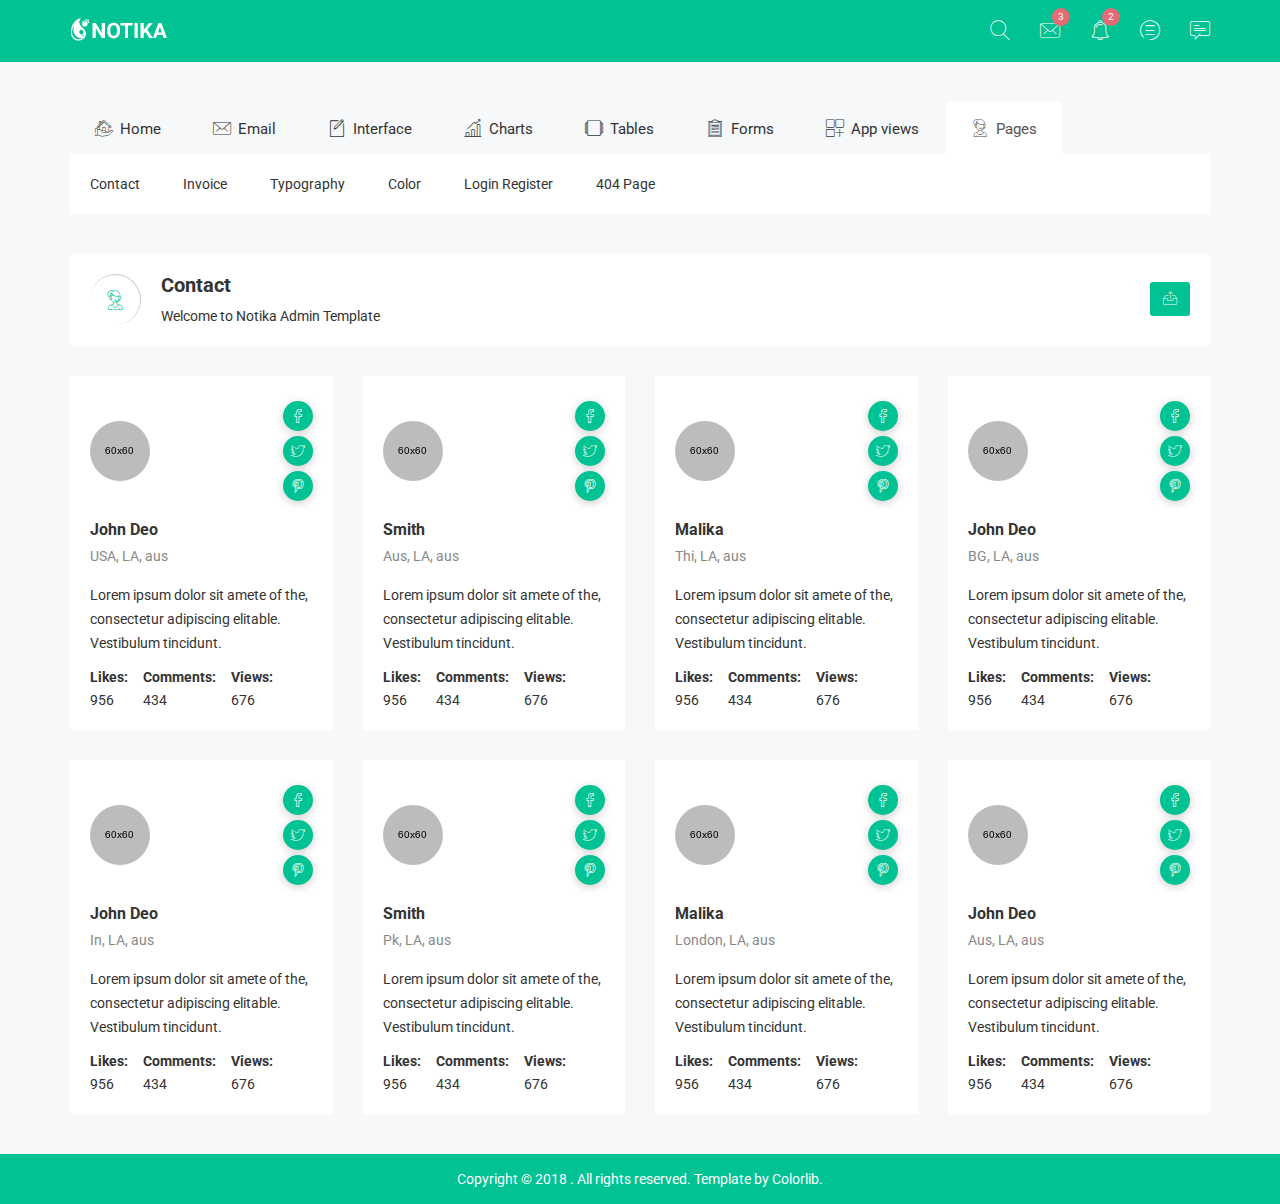
<file: HN-project/src/main/webapp/resources/green-horizotal/contact.html>
<!doctype html>
<html class="no-js" lang="">

<head>
    <meta charset="utf-8">
    <meta http-equiv="x-ua-compatible" content="ie=edge">
    <title>Contact | Notika - Notika Admin Template</title>
    <meta name="description" content="">
    <meta name="viewport" content="width=device-width, initial-scale=1">
    <!-- favicon
		============================================ -->
    <link rel="shortcut icon" type="image/x-icon" href="img/favicon.ico">
    <!-- Google Fonts
		============================================ -->
    <link href="https://fonts.googleapis.com/css?family=Roboto:100,300,400,700,900" rel="stylesheet">
    <!-- Bootstrap CSS
		============================================ -->
    <link rel="stylesheet" href="css/bootstrap.min.css">
    <!-- font awesome CSS
		============================================ -->
    <link rel="stylesheet" href="css/font-awesome.min.css">
    <!-- owl.carousel CSS
		============================================ -->
    <link rel="stylesheet" href="css/owl.carousel.css">
    <link rel="stylesheet" href="css/owl.theme.css">
    <link rel="stylesheet" href="css/owl.transitions.css">
    <!-- meanmenu CSS
		============================================ -->
    <link rel="stylesheet" href="css/meanmenu/meanmenu.min.css">
    <!-- animate CSS
		============================================ -->
    <link rel="stylesheet" href="css/animate.css">
    <!-- normalize CSS
		============================================ -->
    <link rel="stylesheet" href="css/normalize.css">
    <!-- mCustomScrollbar CSS
		============================================ -->
    <link rel="stylesheet" href="css/scrollbar/jquery.mCustomScrollbar.min.css">
    <!-- Notika icon CSS
		============================================ -->
    <link rel="stylesheet" href="css/notika-custom-icon.css">
    <!-- wave CSS
		============================================ -->
    <link rel="stylesheet" href="css/wave/waves.min.css">
    <!-- main CSS
		============================================ -->
    <link rel="stylesheet" href="css/main.css">
    <!-- style CSS
		============================================ -->
    <link rel="stylesheet" href="style.css">
    <!-- responsive CSS
		============================================ -->
    <link rel="stylesheet" href="css/responsive.css">
    <!-- modernizr JS
		============================================ -->
    <script src="js/vendor/modernizr-2.8.3.min.js"></script>
</head>

<body>
    <!--[if lt IE 8]>
            <p class="browserupgrade">You are using an <strong>outdated</strong> browser. Please <a href="http://browsehappy.com/">upgrade your browser</a> to improve your experience.</p>
        <![endif]-->
    <!-- Start Header Top Area -->
    <div class="header-top-area">
        <div class="container">
            <div class="row">
                <div class="col-lg-4 col-md-4 col-sm-12 col-xs-12">
                    <div class="logo-area">
                        <a href="#"><img src="img/logo/logo.png" alt="" /></a>
                    </div>
                </div>
                <div class="col-lg-8 col-md-8 col-sm-12 col-xs-12">
                    <div class="header-top-menu">
                        <ul class="nav navbar-nav notika-top-nav">
                            <li class="nav-item dropdown">
                                <a href="#" data-toggle="dropdown" role="button" aria-expanded="false" class="nav-link dropdown-toggle"><span><i class="notika-icon notika-search"></i></span></a>
                                <div role="menu" class="dropdown-menu search-dd animated flipInX">
                                    <div class="search-input">
                                        <i class="notika-icon notika-left-arrow"></i>
                                        <input type="text" />
                                    </div>
                                </div>
                            </li>
                            <li class="nav-item dropdown">
                                <a href="#" data-toggle="dropdown" role="button" aria-expanded="false" class="nav-link dropdown-toggle"><span><i class="notika-icon notika-mail"></i></span></a>
                                <div role="menu" class="dropdown-menu message-dd animated zoomIn">
                                    <div class="hd-mg-tt">
                                        <h2>Messages</h2>
                                    </div>
                                    <div class="hd-message-info">
                                        <a href="#">
                                            <div class="hd-message-sn">
                                                <div class="hd-message-img">
                                                    <img src="img/post/1.jpg" alt="" />
                                                </div>
                                                <div class="hd-mg-ctn">
                                                    <h3>David Belle</h3>
                                                    <p>Cum sociis natoque penatibus et magnis dis parturient montes</p>
                                                </div>
                                            </div>
                                        </a>
                                        <a href="#">
                                            <div class="hd-message-sn">
                                                <div class="hd-message-img">
                                                    <img src="img/post/2.jpg" alt="" />
                                                </div>
                                                <div class="hd-mg-ctn">
                                                    <h3>Jonathan Morris</h3>
                                                    <p>Cum sociis natoque penatibus et magnis dis parturient montes</p>
                                                </div>
                                            </div>
                                        </a>
                                        <a href="#">
                                            <div class="hd-message-sn">
                                                <div class="hd-message-img">
                                                    <img src="img/post/4.jpg" alt="" />
                                                </div>
                                                <div class="hd-mg-ctn">
                                                    <h3>Fredric Mitchell</h3>
                                                    <p>Cum sociis natoque penatibus et magnis dis parturient montes</p>
                                                </div>
                                            </div>
                                        </a>
                                        <a href="#">
                                            <div class="hd-message-sn">
                                                <div class="hd-message-img">
                                                    <img src="img/post/1.jpg" alt="" />
                                                </div>
                                                <div class="hd-mg-ctn">
                                                    <h3>David Belle</h3>
                                                    <p>Cum sociis natoque penatibus et magnis dis parturient montes</p>
                                                </div>
                                            </div>
                                        </a>
                                        <a href="#">
                                            <div class="hd-message-sn">
                                                <div class="hd-message-img">
                                                    <img src="img/post/2.jpg" alt="" />
                                                </div>
                                                <div class="hd-mg-ctn">
                                                    <h3>Glenn Jecobs</h3>
                                                    <p>Cum sociis natoque penatibus et magnis dis parturient montes</p>
                                                </div>
                                            </div>
                                        </a>
                                    </div>
                                    <div class="hd-mg-va">
                                        <a href="#">View All</a>
                                    </div>
                                </div>
                            </li>
                            <li class="nav-item nc-al"><a href="#" data-toggle="dropdown" role="button" aria-expanded="false" class="nav-link dropdown-toggle"><span><i class="notika-icon notika-alarm"></i></span><div class="spinner4 spinner-4"></div><div class="ntd-ctn"><span>3</span></div></a>
                                <div role="menu" class="dropdown-menu message-dd notification-dd animated zoomIn">
                                    <div class="hd-mg-tt">
                                        <h2>Notification</h2>
                                    </div>
                                    <div class="hd-message-info">
                                        <a href="#">
                                            <div class="hd-message-sn">
                                                <div class="hd-message-img">
                                                    <img src="img/post/1.jpg" alt="" />
                                                </div>
                                                <div class="hd-mg-ctn">
                                                    <h3>David Belle</h3>
                                                    <p>Cum sociis natoque penatibus et magnis dis parturient montes</p>
                                                </div>
                                            </div>
                                        </a>
                                        <a href="#">
                                            <div class="hd-message-sn">
                                                <div class="hd-message-img">
                                                    <img src="img/post/2.jpg" alt="" />
                                                </div>
                                                <div class="hd-mg-ctn">
                                                    <h3>Jonathan Morris</h3>
                                                    <p>Cum sociis natoque penatibus et magnis dis parturient montes</p>
                                                </div>
                                            </div>
                                        </a>
                                        <a href="#">
                                            <div class="hd-message-sn">
                                                <div class="hd-message-img">
                                                    <img src="img/post/4.jpg" alt="" />
                                                </div>
                                                <div class="hd-mg-ctn">
                                                    <h3>Fredric Mitchell</h3>
                                                    <p>Cum sociis natoque penatibus et magnis dis parturient montes</p>
                                                </div>
                                            </div>
                                        </a>
                                        <a href="#">
                                            <div class="hd-message-sn">
                                                <div class="hd-message-img">
                                                    <img src="img/post/1.jpg" alt="" />
                                                </div>
                                                <div class="hd-mg-ctn">
                                                    <h3>David Belle</h3>
                                                    <p>Cum sociis natoque penatibus et magnis dis parturient montes</p>
                                                </div>
                                            </div>
                                        </a>
                                        <a href="#">
                                            <div class="hd-message-sn">
                                                <div class="hd-message-img">
                                                    <img src="img/post/2.jpg" alt="" />
                                                </div>
                                                <div class="hd-mg-ctn">
                                                    <h3>Glenn Jecobs</h3>
                                                    <p>Cum sociis natoque penatibus et magnis dis parturient montes</p>
                                                </div>
                                            </div>
                                        </a>
                                    </div>
                                    <div class="hd-mg-va">
                                        <a href="#">View All</a>
                                    </div>
                                </div>
                            </li>
                            <li class="nav-item"><a href="#" data-toggle="dropdown" role="button" aria-expanded="false" class="nav-link dropdown-toggle"><span><i class="notika-icon notika-menus"></i></span><div class="spinner4 spinner-4"></div><div class="ntd-ctn"><span>2</span></div></a>
                                <div role="menu" class="dropdown-menu message-dd task-dd animated zoomIn">
                                    <div class="hd-mg-tt">
                                        <h2>Tasks</h2>
                                    </div>
                                    <div class="hd-message-info hd-task-info">
                                        <div class="skill">
                                            <div class="progress">
                                                <div class="lead-content">
                                                    <p>HTML5 Validation Report</p>
                                                </div>
                                                <div class="progress-bar wow fadeInLeft" data-progress="95%" style="width: 95%;" data-wow-duration="1.5s" data-wow-delay="1.2s"> <span>95%</span>
                                                </div>
                                            </div>
                                            <div class="progress">
                                                <div class="lead-content">
                                                    <p>Google Chrome Extension</p>
                                                </div>
                                                <div class="progress-bar wow fadeInLeft" data-progress="85%" style="width: 85%;" data-wow-duration="1.5s" data-wow-delay="1.2s"><span>85%</span> </div>
                                            </div>
                                            <div class="progress">
                                                <div class="lead-content">
                                                    <p>Social Internet Projects</p>
                                                </div>
                                                <div class="progress-bar wow fadeInLeft" data-progress="93%" style="width: 93%;" data-wow-duration="1.5s" data-wow-delay="1.2s"><span>93%</span> </div>
                                            </div>
                                            <div class="progress">
                                                <div class="lead-content">
                                                    <p>Bootstrap Admin Template</p>
                                                </div>
                                                <div class="progress-bar wow fadeInLeft" data-progress="93%" style="width: 93%;" data-wow-duration="1.5s" data-wow-delay="1.2s"><span>93%</span> </div>
                                            </div>
                                            <div class="progress progress-bt">
                                                <div class="lead-content">
                                                    <p>Youtube Client App</p>
                                                </div>
                                                <div class="progress-bar wow fadeInLeft" data-progress="93%" style="width: 93%;" data-wow-duration="1.5s" data-wow-delay="1.2s"><span>93%</span> </div>
                                            </div>
                                        </div>
                                    </div>
                                    <div class="hd-mg-va">
                                        <a href="#">View All</a>
                                    </div>
                                </div>
                            </li>
                            <li class="nav-item"><a href="#" data-toggle="dropdown" role="button" aria-expanded="false" class="nav-link dropdown-toggle"><span><i class="notika-icon notika-chat"></i></span></a>
                                <div role="menu" class="dropdown-menu message-dd chat-dd animated zoomIn">
                                    <div class="hd-mg-tt">
                                        <h2>Chat</h2>
                                    </div>
                                    <div class="search-people">
                                        <i class="notika-icon notika-left-arrow"></i>
                                        <input type="text" placeholder="Search People" />
                                    </div>
                                    <div class="hd-message-info">
                                        <a href="#">
                                            <div class="hd-message-sn">
                                                <div class="hd-message-img chat-img">
                                                    <img src="img/post/1.jpg" alt="" />
                                                    <div class="chat-avaible"><i class="notika-icon notika-dot"></i></div>
                                                </div>
                                                <div class="hd-mg-ctn">
                                                    <h3>David Belle</h3>
                                                    <p>Available</p>
                                                </div>
                                            </div>
                                        </a>
                                        <a href="#">
                                            <div class="hd-message-sn">
                                                <div class="hd-message-img chat-img">
                                                    <img src="img/post/2.jpg" alt="" />
                                                </div>
                                                <div class="hd-mg-ctn">
                                                    <h3>Jonathan Morris</h3>
                                                    <p>Last seen 3 hours ago</p>
                                                </div>
                                            </div>
                                        </a>
                                        <a href="#">
                                            <div class="hd-message-sn">
                                                <div class="hd-message-img chat-img">
                                                    <img src="img/post/4.jpg" alt="" />
                                                </div>
                                                <div class="hd-mg-ctn">
                                                    <h3>Fredric Mitchell</h3>
                                                    <p>Last seen 2 minutes ago</p>
                                                </div>
                                            </div>
                                        </a>
                                        <a href="#">
                                            <div class="hd-message-sn">
                                                <div class="hd-message-img chat-img">
                                                    <img src="img/post/1.jpg" alt="" />
                                                    <div class="chat-avaible"><i class="notika-icon notika-dot"></i></div>
                                                </div>
                                                <div class="hd-mg-ctn">
                                                    <h3>David Belle</h3>
                                                    <p>Available</p>
                                                </div>
                                            </div>
                                        </a>
                                        <a href="#">
                                            <div class="hd-message-sn">
                                                <div class="hd-message-img chat-img">
                                                    <img src="img/post/2.jpg" alt="" />
                                                    <div class="chat-avaible"><i class="notika-icon notika-dot"></i></div>
                                                </div>
                                                <div class="hd-mg-ctn">
                                                    <h3>Glenn Jecobs</h3>
                                                    <p>Available</p>
                                                </div>
                                            </div>
                                        </a>
                                    </div>
                                    <div class="hd-mg-va">
                                        <a href="#">View All</a>
                                    </div>
                                </div>
                            </li>
                        </ul>
                    </div>
                </div>
            </div>
        </div>
    </div>
    <!-- End Header Top Area -->
    <!-- Mobile Menu start -->
    <div class="mobile-menu-area">
        <div class="container">
            <div class="row">
                <div class="col-lg-12 col-md-12 col-sm-12 col-xs-12">
                    <div class="mobile-menu">
                        <nav id="dropdown">
                            <ul class="mobile-menu-nav">
                                <li><a data-toggle="collapse" data-target="#Charts" href="#">Home</a>
                                    <ul class="collapse dropdown-header-top">
                                        <li><a href="index.html">Dashboard One</a></li>
                                        <li><a href="index-2.html">Dashboard Two</a></li>
                                        <li><a href="index-3.html">Dashboard Three</a></li>
                                        <li><a href="index-4.html">Dashboard Four</a></li>
                                        <li><a href="analytics.html">Analytics</a></li>
                                        <li><a href="widgets.html">Widgets</a></li>
                                    </ul>
                                </li>
                                <li><a data-toggle="collapse" data-target="#demoevent" href="#">Email</a>
                                    <ul id="demoevent" class="collapse dropdown-header-top">
                                        <li><a href="inbox.html">Inbox</a></li>
                                        <li><a href="view-email.html">View Email</a></li>
                                        <li><a href="compose-email.html">Compose Email</a></li>
                                    </ul>
                                </li>
                                <li><a data-toggle="collapse" data-target="#democrou" href="#">Interface</a>
                                    <ul id="democrou" class="collapse dropdown-header-top">
                                        <li><a href="animations.html">Animations</a></li>
                                        <li><a href="google-map.html">Google Map</a></li>
                                        <li><a href="data-map.html">Data Maps</a></li>
                                        <li><a href="code-editor.html">Code Editor</a></li>
                                        <li><a href="image-cropper.html">Images Cropper</a></li>
                                        <li><a href="wizard.html">Wizard</a></li>
                                    </ul>
                                </li>
                                <li><a data-toggle="collapse" data-target="#demolibra" href="#">Charts</a>
                                    <ul id="demolibra" class="collapse dropdown-header-top">
                                        <li><a href="flot-charts.html">Flot Charts</a></li>
                                        <li><a href="bar-charts.html">Bar Charts</a></li>
                                        <li><a href="line-charts.html">Line Charts</a></li>
                                        <li><a href="area-charts.html">Area Charts</a></li>
                                    </ul>
                                </li>
                                <li><a data-toggle="collapse" data-target="#demodepart" href="#">Tables</a>
                                    <ul id="demodepart" class="collapse dropdown-header-top">
                                        <li><a href="normal-table.html">Normal Table</a></li>
                                        <li><a href="data-table.html">Data Table</a></li>
                                    </ul>
                                </li>
                                <li><a data-toggle="collapse" data-target="#demo" href="#">Forms</a>
                                    <ul id="demo" class="collapse dropdown-header-top">
                                        <li><a href="form-elements.html">Form Elements</a></li>
                                        <li><a href="form-components.html">Form Components</a></li>
                                        <li><a href="form-examples.html">Form Examples</a></li>
                                    </ul>
                                </li>
                                <li><a data-toggle="collapse" data-target="#Miscellaneousmob" href="#">App views</a>
                                    <ul id="Miscellaneousmob" class="collapse dropdown-header-top">
                                        <li><a href="notification.html">Notifications</a>
                                        </li>
                                        <li><a href="alert.html">Alerts</a>
                                        </li>
                                        <li><a href="modals.html">Modals</a>
                                        </li>
                                        <li><a href="buttons.html">Buttons</a>
                                        </li>
                                        <li><a href="tabs.html">Tabs</a>
                                        </li>
                                        <li><a href="accordion.html">Accordion</a>
                                        </li>
                                        <li><a href="dialog.html">Dialogs</a>
                                        </li>
                                        <li><a href="popovers.html">Popovers</a>
                                        </li>
                                        <li><a href="tooltips.html">Tooltips</a>
                                        </li>
                                        <li><a href="dropdown.html">Dropdowns</a>
                                        </li>
                                    </ul>
                                </li>
                                <li><a data-toggle="collapse" data-target="#Pagemob" href="#">Pages</a>
                                    <ul id="Pagemob" class="collapse dropdown-header-top">
                                        <li><a href="contact.html">Contact</a>
                                        </li>
                                        <li><a href="invoice.html">Invoice</a>
                                        </li>
                                        <li><a href="typography.html">Typography</a>
                                        </li>
                                        <li><a href="color.html">Color</a>
                                        </li>
                                        <li><a href="login-register.html">Login Register</a>
                                        </li>
                                        <li><a href="404.html">404 Page</a>
                                        </li>
                                    </ul>
                                </li>
                            </ul>
                        </nav>
                    </div>
                </div>
            </div>
        </div>
    </div>
    <!-- Mobile Menu end -->
    <!-- Main Menu area start-->
    <div class="main-menu-area mg-tb-40">
        <div class="container">
            <div class="row">
                <div class="col-lg-12 col-md-12 col-sm-12 col-xs-12">
                    <ul class="nav nav-tabs notika-menu-wrap menu-it-icon-pro">
                        <li><a data-toggle="tab" href="#Home"><i class="notika-icon notika-house"></i> Home</a>
                        </li>
                        <li><a data-toggle="tab" href="#mailbox"><i class="notika-icon notika-mail"></i> Email</a>
                        </li>
                        <li><a data-toggle="tab" href="#Interface"><i class="notika-icon notika-edit"></i> Interface</a>
                        </li>
                        <li><a data-toggle="tab" href="#Charts"><i class="notika-icon notika-bar-chart"></i> Charts</a>
                        </li>
                        <li><a data-toggle="tab" href="#Tables"><i class="notika-icon notika-windows"></i> Tables</a>
                        </li>
                        <li><a data-toggle="tab" href="#Forms"><i class="notika-icon notika-form"></i> Forms</a>
                        </li>
                        <li><a data-toggle="tab" href="#Appviews"><i class="notika-icon notika-app"></i> App views</a>
                        </li>
                        <li class="active"><a data-toggle="tab" href="#Page"><i class="notika-icon notika-support"></i> Pages</a>
                        </li>
                    </ul>
                    <div class="tab-content custom-menu-content">
                        <div id="Home" class="tab-pane in notika-tab-menu-bg animated flipInX">
                            <ul class="notika-main-menu-dropdown">
                                <li><a href="index.html">Dashboard One</a>
                                </li>
                                <li><a href="index-2.html">Dashboard Two</a>
                                </li>
                                <li><a href="index-3.html">Dashboard Three</a>
                                </li>
                                <li><a href="index-4.html">Dashboard Four</a>
                                </li>
                                <li><a href="analytics.html">Analytics</a>
                                </li>
                                <li><a href="widgets.html">Widgets</a>
                                </li>
                            </ul>
                        </div>
                        <div id="mailbox" class="tab-pane notika-tab-menu-bg animated flipInX">
                            <ul class="notika-main-menu-dropdown">
                                <li><a href="inbox.html">Inbox</a>
                                </li>
                                <li><a href="view-email.html">View Email</a>
                                </li>
                                <li><a href="compose-email.html">Compose Email</a>
                                </li>
                            </ul>
                        </div>
                        <div id="Interface" class="tab-pane notika-tab-menu-bg animated flipInX">
                            <ul class="notika-main-menu-dropdown">
                                <li><a href="animations.html">Animations</a>
                                </li>
                                <li><a href="google-map.html">Google Map</a>
                                </li>
                                <li><a href="data-map.html">Data Maps</a>
                                </li>
                                <li><a href="code-editor.html">Code Editor</a>
                                </li>
                                <li><a href="image-cropper.html">Images Cropper</a>
                                </li>
                                <li><a href="wizard.html">Wizard</a>
                                </li>
                            </ul>
                        </div>
                        <div id="Charts" class="tab-pane notika-tab-menu-bg animated flipInX">
                            <ul class="notika-main-menu-dropdown">
                                <li><a href="flot-charts.html">Flot Charts</a>
                                </li>
                                <li><a href="bar-charts.html">Bar Charts</a>
                                </li>
                                <li><a href="line-charts.html">Line Charts</a>
                                </li>
                                <li><a href="area-charts.html">Area Charts</a>
                                </li>
                            </ul>
                        </div>
                        <div id="Tables" class="tab-pane notika-tab-menu-bg animated flipInX">
                            <ul class="notika-main-menu-dropdown">
                                <li><a href="normal-table.html">Normal Table</a>
                                </li>
                                <li><a href="data-table.html">Data Table</a>
                                </li>
                            </ul>
                        </div>
                        <div id="Forms" class="tab-pane notika-tab-menu-bg animated flipInX">
                            <ul class="notika-main-menu-dropdown">
                                <li><a href="form-elements.html">Form Elements</a>
                                </li>
                                <li><a href="form-components.html">Form Components</a>
                                </li>
                                <li><a href="form-examples.html">Form Examples</a>
                                </li>
                            </ul>
                        </div>
                        <div id="Appviews" class="tab-pane notika-tab-menu-bg animated flipInX">
                            <ul class="notika-main-menu-dropdown">
                                <li><a href="notification.html">Notifications</a>
                                </li>
                                <li><a href="alert.html">Alerts</a>
                                </li>
                                <li><a href="modals.html">Modals</a>
                                </li>
                                <li><a href="buttons.html">Buttons</a>
                                </li>
                                <li><a href="tabs.html">Tabs</a>
                                </li>
                                <li><a href="accordion.html">Accordion</a>
                                </li>
                                <li><a href="dialog.html">Dialogs</a>
                                </li>
                                <li><a href="popovers.html">Popovers</a>
                                </li>
                                <li><a href="tooltips.html">Tooltips</a>
                                </li>
                                <li><a href="dropdown.html">Dropdowns</a>
                                </li>
                            </ul>
                        </div>
                        <div id="Page" class="tab-pane active notika-tab-menu-bg animated flipInX">
                            <ul class="notika-main-menu-dropdown">
                                <li><a href="contact.html">Contact</a>
                                </li>
                                <li><a href="invoice.html">Invoice</a>
                                </li>
                                <li><a href="typography.html">Typography</a>
                                </li>
                                <li><a href="color.html">Color</a>
                                </li>
                                <li><a href="login-register.html">Login Register</a>
                                </li>
                                <li><a href="404.html">404 Page</a>
                                </li>
                            </ul>
                        </div>
                    </div>
                </div>
            </div>
        </div>
    </div>
    <!-- Main Menu area End-->
	<!-- Breadcomb area Start-->
	<div class="breadcomb-area">
		<div class="container">
			<div class="row">
				<div class="col-lg-12 col-md-12 col-sm-12 col-xs-12">
					<div class="breadcomb-list">
						<div class="row">
							<div class="col-lg-6 col-md-6 col-sm-6 col-xs-12">
								<div class="breadcomb-wp">
									<div class="breadcomb-icon">
										<i class="notika-icon notika-support"></i>
									</div>
									<div class="breadcomb-ctn">
										<h2>Contact</h2>
										<p>Welcome to Notika <span class="bread-ntd">Admin Template</span></p>
									</div>
								</div>
							</div>
							<div class="col-lg-6 col-md-6 col-sm-6 col-xs-3">
								<div class="breadcomb-report">
									<button data-toggle="tooltip" data-placement="left" title="Download Report" class="btn"><i class="notika-icon notika-sent"></i></button>
								</div>
							</div>
						</div>
					</div>
				</div>
			</div>
		</div>
	</div>
	<!-- Breadcomb area End-->
    <!-- Contact area Start-->
    <div class="contact-area">
        <div class="container">
            <div class="row">
                <div class="col-lg-3 col-md-6 col-sm-6 col-xs-12">
                    <div class="contact-list">
                        <div class="contact-win">
                            <div class="contact-img">
                                <img src="img/post/1.jpg" alt="" />
                            </div>
                            <div class="conct-sc-ic">
                                <a class="btn" href="#"><i class="notika-icon notika-facebook"></i></a>
                                <a class="btn" href="#"><i class="notika-icon notika-twitter"></i></a>
                                <a class="btn" href="#"><i class="notika-icon notika-pinterest"></i></a>
                            </div>
                        </div>
                        <div class="contact-ctn">
                            <div class="contact-ad-hd">
								<h2>John Deo</h2>
								<p class="ctn-ads">USA, LA, aus</p>
							</div>
                            <p>Lorem ipsum dolor sit amete of the, consectetur adipiscing elitable. Vestibulum tincidunt.</p>
                        </div>
                        <div class="social-st-list">
                            <div class="social-sn">
                                <h2>Likes:</h2>
                                <p>956</p>
                            </div>
                            <div class="social-sn">
                                <h2>Comments:</h2>
                                <p>434</p>
                            </div>
                            <div class="social-sn">
                                <h2>Views:</h2>
                                <p>676</p>
                            </div>
                        </div>
                    </div>
                </div>
                <div class="col-lg-3 col-md-6 col-sm-6 col-xs-12">
                    <div class="contact-list sm-res-mg-t-30">
                        <div class="contact-win">
                            <div class="contact-img">
                                <img src="img/post/2.jpg" alt="" />
                            </div>
                            <div class="conct-sc-ic">
                                <a class="btn" href="#"><i class="notika-icon notika-facebook"></i></a>
                                <a class="btn" href="#"><i class="notika-icon notika-twitter"></i></a>
                                <a class="btn" href="#"><i class="notika-icon notika-pinterest"></i></a>
                            </div>
                        </div>
                        <div class="contact-ctn">
							<div class="contact-ad-hd">
								<h2>Smith</h2>
								<p class="ctn-ads">Aus, LA, aus</p>
							</div>
                            <p>Lorem ipsum dolor sit amete of the, consectetur adipiscing elitable. Vestibulum tincidunt.</p>
                        </div>
                        <div class="social-st-list">
                            <div class="social-sn">
                                <h2>Likes:</h2>
                                <p>956</p>
                            </div>
                            <div class="social-sn">
                                <h2>Comments:</h2>
                                <p>434</p>
                            </div>
                            <div class="social-sn">
                                <h2>Views:</h2>
                                <p>676</p>
                            </div>
                        </div>
                    </div>
                </div>
                <div class="col-lg-3 col-md-6 col-sm-6 col-xs-12">
                    <div class="contact-list sm-res-mg-t-30 tb-res-mg-t-30 dk-res-mg-t-30">
                        <div class="contact-win">
                            <div class="contact-img">
                                <img src="img/post/4.jpg" alt="" />
                            </div>
                            <div class="conct-sc-ic">
                                <a class="btn" href="#"><i class="notika-icon notika-facebook"></i></a>
                                <a class="btn" href="#"><i class="notika-icon notika-twitter"></i></a>
                                <a class="btn" href="#"><i class="notika-icon notika-pinterest"></i></a>
                            </div>
                        </div>
                        <div class="contact-ctn">
							<div class="contact-ad-hd">
								<h2>Malika</h2>
								<p class="ctn-ads">Thi, LA, aus</p>
							</div>
                            <p>Lorem ipsum dolor sit amete of the, consectetur adipiscing elitable. Vestibulum tincidunt.</p>
                        </div>
                        <div class="social-st-list">
                            <div class="social-sn">
                                <h2>Likes:</h2>
                                <p>956</p>
                            </div>
                            <div class="social-sn">
                                <h2>Comments:</h2>
                                <p>434</p>
                            </div>
                            <div class="social-sn">
                                <h2>Views:</h2>
                                <p>676</p>
                            </div>
                        </div>
                    </div>
                </div>
                <div class="col-lg-3 col-md-6 col-sm-6 col-xs-12">
                    <div class="contact-list sm-res-mg-t-30 tb-res-mg-t-30 dk-res-mg-t-30">
                        <div class="contact-win">
                            <div class="contact-img">
                                <img src="img/post/1.jpg" alt="" />
                            </div>
                            <div class="conct-sc-ic">
                                <a class="btn" href="#"><i class="notika-icon notika-facebook"></i></a>
                                <a class="btn" href="#"><i class="notika-icon notika-twitter"></i></a>
                                <a class="btn" href="#"><i class="notika-icon notika-pinterest"></i></a>
                            </div>
                        </div>
                        <div class="contact-ctn">
							<div class="contact-ad-hd">
								<h2>John Deo</h2>
								<p class="ctn-ads">BG, LA, aus</p>
							</div>
                            <p>Lorem ipsum dolor sit amete of the, consectetur adipiscing elitable. Vestibulum tincidunt.</p>
                        </div>
                        <div class="social-st-list">
                            <div class="social-sn">
                                <h2>Likes:</h2>
                                <p>956</p>
                            </div>
                            <div class="social-sn">
                                <h2>Comments:</h2>
                                <p>434</p>
                            </div>
                            <div class="social-sn">
                                <h2>Views:</h2>
                                <p>676</p>
                            </div>
                        </div>
                    </div>
                </div>
            </div>
            <div class="row">
                <div class="col-lg-3 col-md-6 col-sm-6 col-xs-12">
                    <div class="contact-list mg-t-30">
                        <div class="contact-win">
                            <div class="contact-img">
                                <img src="img/post/1.jpg" alt="" />
                            </div>
                            <div class="conct-sc-ic">
                                <a class="btn" href="#"><i class="notika-icon notika-facebook"></i></a>
                                <a class="btn" href="#"><i class="notika-icon notika-twitter"></i></a>
                                <a class="btn" href="#"><i class="notika-icon notika-pinterest"></i></a>
                            </div>
                        </div>
                        <div class="contact-ctn">
							<div class="contact-ad-hd">
								<h2>John Deo</h2>
								<p class="ctn-ads">In, LA, aus</p>
							</div>
                            <p>Lorem ipsum dolor sit amete of the, consectetur adipiscing elitable. Vestibulum tincidunt.</p>
                        </div>
                        <div class="social-st-list">
                            <div class="social-sn">
                                <h2>Likes:</h2>
                                <p>956</p>
                            </div>
                            <div class="social-sn">
                                <h2>Comments:</h2>
                                <p>434</p>
                            </div>
                            <div class="social-sn">
                                <h2>Views:</h2>
                                <p>676</p>
                            </div>
                        </div>
                    </div>
                </div>
                <div class="col-lg-3 col-md-6 col-sm-6 col-xs-12">
                    <div class="contact-list mg-t-30">
                        <div class="contact-win">
                            <div class="contact-img">
                                <img src="img/post/2.jpg" alt="" />
                            </div>
                            <div class="conct-sc-ic">
                                <a class="btn" href="#"><i class="notika-icon notika-facebook"></i></a>
                                <a class="btn" href="#"><i class="notika-icon notika-twitter"></i></a>
                                <a class="btn" href="#"><i class="notika-icon notika-pinterest"></i></a>
                            </div>
                        </div>
                        <div class="contact-ctn">
							<div class="contact-ad-hd">
								<h2>Smith</h2>
								<p class="ctn-ads">Pk, LA, aus</p>
							</div>
                            <p>Lorem ipsum dolor sit amete of the, consectetur adipiscing elitable. Vestibulum tincidunt.</p>
                        </div>
                        <div class="social-st-list">
                            <div class="social-sn">
                                <h2>Likes:</h2>
                                <p>956</p>
                            </div>
                            <div class="social-sn">
                                <h2>Comments:</h2>
                                <p>434</p>
                            </div>
                            <div class="social-sn">
                                <h2>Views:</h2>
                                <p>676</p>
                            </div>
                        </div>
                    </div>
                </div>
                <div class="col-lg-3 col-md-6 col-sm-6 col-xs-12">
                    <div class="contact-list mg-t-30">
                        <div class="contact-win">
                            <div class="contact-img">
                                <img src="img/post/4.jpg" alt="" />
                            </div>
                            <div class="conct-sc-ic">
                                <a class="btn" href="#"><i class="notika-icon notika-facebook"></i></a>
                                <a class="btn" href="#"><i class="notika-icon notika-twitter"></i></a>
                                <a class="btn" href="#"><i class="notika-icon notika-pinterest"></i></a>
                            </div>
                        </div>
                        <div class="contact-ctn">
							<div class="contact-ad-hd">
								<h2>Malika</h2>
								<p class="ctn-ads">London, LA, aus</p>
							</div>
                            <p>Lorem ipsum dolor sit amete of the, consectetur adipiscing elitable. Vestibulum tincidunt.</p>
                        </div>
                        <div class="social-st-list">
                            <div class="social-sn">
                                <h2>Likes:</h2>
                                <p>956</p>
                            </div>
                            <div class="social-sn">
                                <h2>Comments:</h2>
                                <p>434</p>
                            </div>
                            <div class="social-sn">
                                <h2>Views:</h2>
                                <p>676</p>
                            </div>
                        </div>
                    </div>
                </div>
                <div class="col-lg-3 col-md-6 col-sm-6 col-xs-12">
                    <div class="contact-list mg-t-30">
                        <div class="contact-win">
                            <div class="contact-img">
                                <img src="img/post/1.jpg" alt="" />
                            </div>
                            <div class="conct-sc-ic">
                                <a class="btn" href="#"><i class="notika-icon notika-facebook"></i></a>
                                <a class="btn" href="#"><i class="notika-icon notika-twitter"></i></a>
                                <a class="btn" href="#"><i class="notika-icon notika-pinterest"></i></a>
                            </div>
                        </div>
                        <div class="contact-ctn">
							<div class="contact-ad-hd">
								<h2>John Deo</h2>
								<p class="ctn-ads">Aus, LA, aus</p>
							</div>
                            <p>Lorem ipsum dolor sit amete of the, consectetur adipiscing elitable. Vestibulum tincidunt.</p>
                        </div>
                        <div class="social-st-list">
                            <div class="social-sn">
                                <h2>Likes:</h2>
                                <p>956</p>
                            </div>
                            <div class="social-sn">
                                <h2>Comments:</h2>
                                <p>434</p>
                            </div>
                            <div class="social-sn">
                                <h2>Views:</h2>
                                <p>676</p>
                            </div>
                        </div>
                    </div>
                </div>
            </div>
        </div>
    </div>
    <!-- Contact area End-->
    <!-- Start Footer area-->
    <div class="footer-copyright-area">
        <div class="container">
            <div class="row">
                <div class="col-lg-12 col-md-12 col-sm-12 col-xs-12">
                    <div class="footer-copy-right">
                        <p>Copyright © 2018 
. All rights reserved. Template by <a href="https://colorlib.com">Colorlib</a>.</p>
                    </div>
                </div>
            </div>
        </div>
    </div>
    <!-- End Footer area-->
    <!-- jquery
		============================================ -->
    <script src="js/vendor/jquery-1.12.4.min.js"></script>
    <!-- bootstrap JS
		============================================ -->
    <script src="js/bootstrap.min.js"></script>
    <!-- wow JS
		============================================ -->
    <script src="js/wow.min.js"></script>
    <!-- price-slider JS
		============================================ -->
    <script src="js/jquery-price-slider.js"></script>
    <!-- owl.carousel JS
		============================================ -->
    <script src="js/owl.carousel.min.js"></script>
    <!-- scrollUp JS
		============================================ -->
    <script src="js/jquery.scrollUp.min.js"></script>
    <!-- meanmenu JS
		============================================ -->
    <script src="js/meanmenu/jquery.meanmenu.js"></script>
    <!-- counterup JS
		============================================ -->
    <script src="js/counterup/jquery.counterup.min.js"></script>
    <script src="js/counterup/waypoints.min.js"></script>
    <script src="js/counterup/counterup-active.js"></script>
    <!-- mCustomScrollbar JS
		============================================ -->
    <script src="js/scrollbar/jquery.mCustomScrollbar.concat.min.js"></script>
    <!-- sparkline JS
		============================================ -->
    <script src="js/sparkline/jquery.sparkline.min.js"></script>
    <script src="js/sparkline/sparkline-active.js"></script>
    <!-- flot JS
		============================================ -->
    <script src="js/flot/jquery.flot.js"></script>
    <script src="js/flot/jquery.flot.resize.js"></script>
    <script src="js/flot/flot-active.js"></script>
    <!-- knob JS
		============================================ -->
    <script src="js/knob/jquery.knob.js"></script>
    <script src="js/knob/jquery.appear.js"></script>
    <script src="js/knob/knob-active.js"></script>
    <!--  wave JS
		============================================ -->
    <script src="js/wave/waves.min.js"></script>
    <script src="js/wave/wave-active.js"></script>
    <!--  Chat JS
		============================================ -->
    <script src="js/chat/jquery.chat.js"></script>
    <!--  todo JS
		============================================ -->
    <script src="js/todo/jquery.todo.js"></script>
    <!-- plugins JS
		============================================ -->
    <script src="js/plugins.js"></script>
    <!-- main JS
		============================================ -->
    <script src="js/main.js"></script>
	<!-- tawk chat JS
		============================================ -->
    <script src="js/tawk-chat.js"></script>
</body>

</html>
</file>
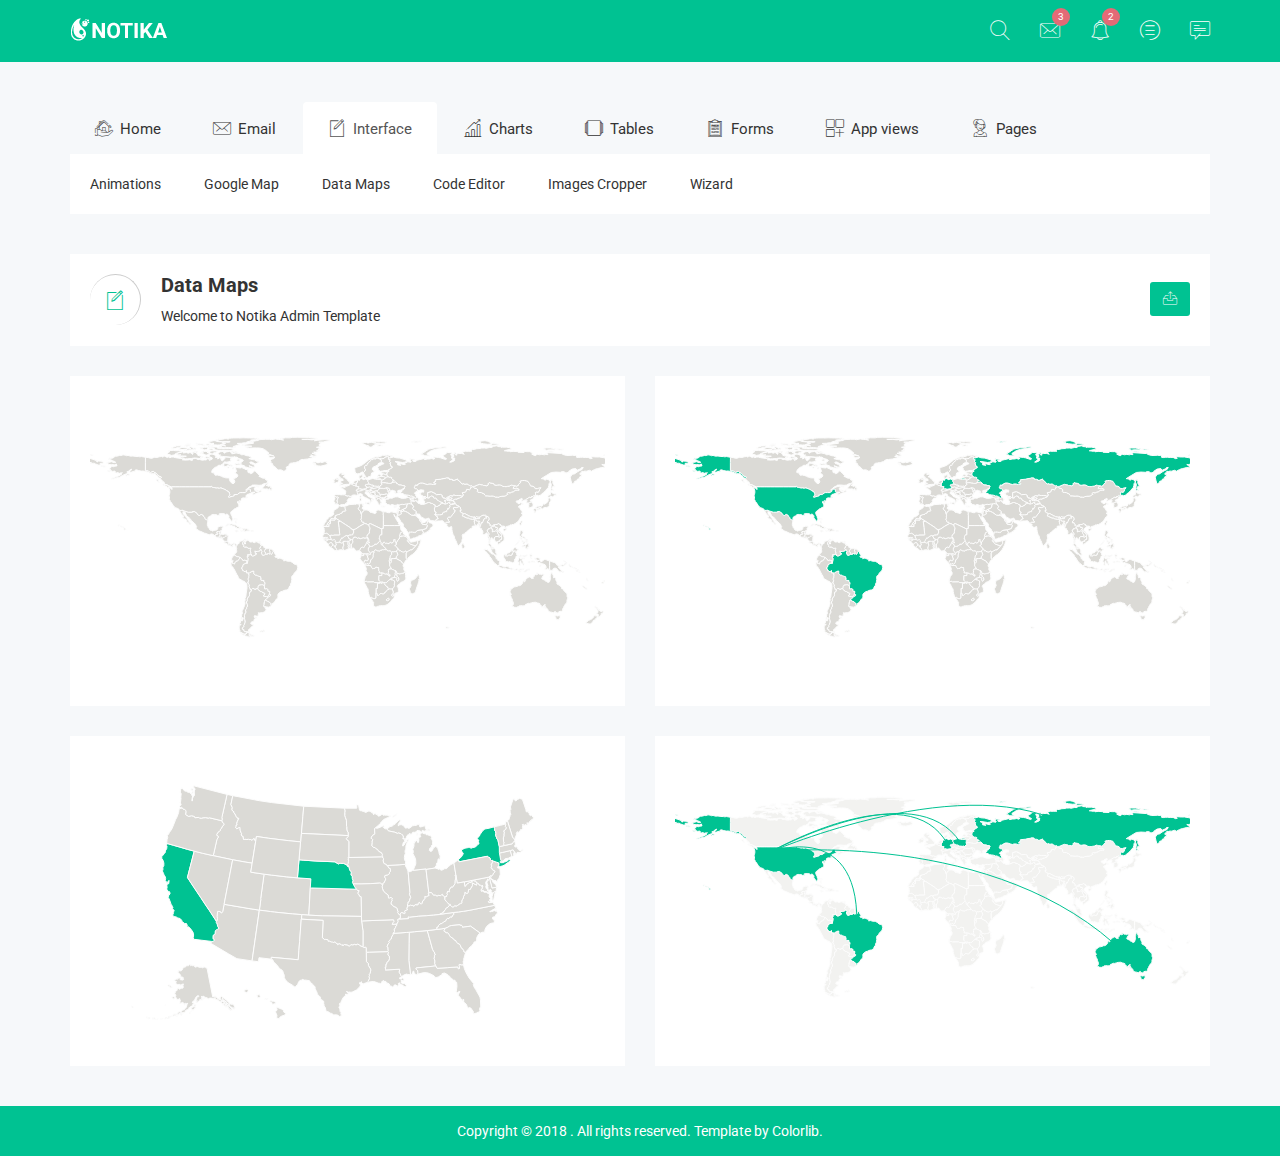
<file: HN-project/src/main/webapp/resources/green-horizotal/data-map.html>
<!doctype html>
<html class="no-js" lang="">

<head>
    <meta charset="utf-8">
    <meta http-equiv="x-ua-compatible" content="ie=edge">
    <title>Data Map | Notika - Notika Admin Template</title>
    <meta name="description" content="">
    <meta name="viewport" content="width=device-width, initial-scale=1">
    <!-- favicon
		============================================ -->
    <link rel="shortcut icon" type="image/x-icon" href="img/favicon.ico">
    <!-- Google Fonts
		============================================ -->
    <link href="https://fonts.googleapis.com/css?family=Roboto:100,300,400,700,900" rel="stylesheet">
    <!-- Bootstrap CSS
		============================================ -->
    <link rel="stylesheet" href="css/bootstrap.min.css">
    <!-- font awesome CSS
		============================================ -->
    <link rel="stylesheet" href="css/font-awesome.min.css">
    <!-- owl.carousel CSS
		============================================ -->
    <link rel="stylesheet" href="css/owl.carousel.css">
    <link rel="stylesheet" href="css/owl.theme.css">
    <link rel="stylesheet" href="css/owl.transitions.css">
    <!-- meanmenu CSS
		============================================ -->
    <link rel="stylesheet" href="css/meanmenu/meanmenu.min.css">
    <!-- animate CSS
		============================================ -->
    <link rel="stylesheet" href="css/animate.css">
    <!-- normalize CSS
		============================================ -->
    <link rel="stylesheet" href="css/normalize.css">
	<!-- wave CSS
		============================================ -->
    <link rel="stylesheet" href="css/wave/waves.min.css">
    <link rel="stylesheet" href="css/wave/button.css">
    <!-- mCustomScrollbar CSS
		============================================ -->
    <link rel="stylesheet" href="css/scrollbar/jquery.mCustomScrollbar.min.css">
    <!-- Notika icon CSS
		============================================ -->
    <link rel="stylesheet" href="css/notika-custom-icon.css">
    <!-- charts CSS
		============================================ -->
    <link rel="stylesheet" href="css/c3/c3.min.css">
    <!-- main CSS
		============================================ -->
    <link rel="stylesheet" href="css/main.css">
    <!-- style CSS
		============================================ -->
    <link rel="stylesheet" href="style.css">
    <!-- responsive CSS
		============================================ -->
    <link rel="stylesheet" href="css/responsive.css">
    <!-- modernizr JS
		============================================ -->
    <script src="js/vendor/modernizr-2.8.3.min.js"></script>
</head>

<body>
    <!--[if lt IE 8]>
            <p class="browserupgrade">You are using an <strong>outdated</strong> browser. Please <a href="http://browsehappy.com/">upgrade your browser</a> to improve your experience.</p>
        <![endif]-->
    <!-- Start Header Top Area -->
    <div class="header-top-area">
        <div class="container">
            <div class="row">
                <div class="col-lg-4 col-md-4 col-sm-12 col-xs-12">
                    <div class="logo-area">
                        <a href="#"><img src="img/logo/logo.png" alt="" /></a>
                    </div>
                </div>
                <div class="col-lg-8 col-md-8 col-sm-12 col-xs-12">
                    <div class="header-top-menu">
                        <ul class="nav navbar-nav notika-top-nav">
                            <li class="nav-item dropdown">
                                <a href="#" data-toggle="dropdown" role="button" aria-expanded="false" class="nav-link dropdown-toggle"><span><i class="notika-icon notika-search"></i></span></a>
                                <div role="menu" class="dropdown-menu search-dd animated flipInX">
                                    <div class="search-input">
                                        <i class="notika-icon notika-left-arrow"></i>
                                        <input type="text" />
                                    </div>
                                </div>
                            </li>
                            <li class="nav-item dropdown">
                                <a href="#" data-toggle="dropdown" role="button" aria-expanded="false" class="nav-link dropdown-toggle"><span><i class="notika-icon notika-mail"></i></span></a>
                                <div role="menu" class="dropdown-menu message-dd animated zoomIn">
                                    <div class="hd-mg-tt">
                                        <h2>Messages</h2>
                                    </div>
                                    <div class="hd-message-info">
                                        <a href="#">
                                            <div class="hd-message-sn">
                                                <div class="hd-message-img">
                                                    <img src="img/post/1.jpg" alt="" />
                                                </div>
                                                <div class="hd-mg-ctn">
                                                    <h3>David Belle</h3>
                                                    <p>Cum sociis natoque penatibus et magnis dis parturient montes</p>
                                                </div>
                                            </div>
                                        </a>
                                        <a href="#">
                                            <div class="hd-message-sn">
                                                <div class="hd-message-img">
                                                    <img src="img/post/2.jpg" alt="" />
                                                </div>
                                                <div class="hd-mg-ctn">
                                                    <h3>Jonathan Morris</h3>
                                                    <p>Cum sociis natoque penatibus et magnis dis parturient montes</p>
                                                </div>
                                            </div>
                                        </a>
                                        <a href="#">
                                            <div class="hd-message-sn">
                                                <div class="hd-message-img">
                                                    <img src="img/post/4.jpg" alt="" />
                                                </div>
                                                <div class="hd-mg-ctn">
                                                    <h3>Fredric Mitchell</h3>
                                                    <p>Cum sociis natoque penatibus et magnis dis parturient montes</p>
                                                </div>
                                            </div>
                                        </a>
                                        <a href="#">
                                            <div class="hd-message-sn">
                                                <div class="hd-message-img">
                                                    <img src="img/post/1.jpg" alt="" />
                                                </div>
                                                <div class="hd-mg-ctn">
                                                    <h3>David Belle</h3>
                                                    <p>Cum sociis natoque penatibus et magnis dis parturient montes</p>
                                                </div>
                                            </div>
                                        </a>
                                        <a href="#">
                                            <div class="hd-message-sn">
                                                <div class="hd-message-img">
                                                    <img src="img/post/2.jpg" alt="" />
                                                </div>
                                                <div class="hd-mg-ctn">
                                                    <h3>Glenn Jecobs</h3>
                                                    <p>Cum sociis natoque penatibus et magnis dis parturient montes</p>
                                                </div>
                                            </div>
                                        </a>
                                    </div>
                                    <div class="hd-mg-va">
                                        <a href="#">View All</a>
                                    </div>
                                </div>
                            </li>
                            <li class="nav-item nc-al"><a href="#" data-toggle="dropdown" role="button" aria-expanded="false" class="nav-link dropdown-toggle"><span><i class="notika-icon notika-alarm"></i></span><div class="spinner4 spinner-4"></div><div class="ntd-ctn"><span>3</span></div></a>
                                <div role="menu" class="dropdown-menu message-dd notification-dd animated zoomIn">
                                    <div class="hd-mg-tt">
                                        <h2>Notification</h2>
                                    </div>
                                    <div class="hd-message-info">
                                        <a href="#">
                                            <div class="hd-message-sn">
                                                <div class="hd-message-img">
                                                    <img src="img/post/1.jpg" alt="" />
                                                </div>
                                                <div class="hd-mg-ctn">
                                                    <h3>David Belle</h3>
                                                    <p>Cum sociis natoque penatibus et magnis dis parturient montes</p>
                                                </div>
                                            </div>
                                        </a>
                                        <a href="#">
                                            <div class="hd-message-sn">
                                                <div class="hd-message-img">
                                                    <img src="img/post/2.jpg" alt="" />
                                                </div>
                                                <div class="hd-mg-ctn">
                                                    <h3>Jonathan Morris</h3>
                                                    <p>Cum sociis natoque penatibus et magnis dis parturient montes</p>
                                                </div>
                                            </div>
                                        </a>
                                        <a href="#">
                                            <div class="hd-message-sn">
                                                <div class="hd-message-img">
                                                    <img src="img/post/4.jpg" alt="" />
                                                </div>
                                                <div class="hd-mg-ctn">
                                                    <h3>Fredric Mitchell</h3>
                                                    <p>Cum sociis natoque penatibus et magnis dis parturient montes</p>
                                                </div>
                                            </div>
                                        </a>
                                        <a href="#">
                                            <div class="hd-message-sn">
                                                <div class="hd-message-img">
                                                    <img src="img/post/1.jpg" alt="" />
                                                </div>
                                                <div class="hd-mg-ctn">
                                                    <h3>David Belle</h3>
                                                    <p>Cum sociis natoque penatibus et magnis dis parturient montes</p>
                                                </div>
                                            </div>
                                        </a>
                                        <a href="#">
                                            <div class="hd-message-sn">
                                                <div class="hd-message-img">
                                                    <img src="img/post/2.jpg" alt="" />
                                                </div>
                                                <div class="hd-mg-ctn">
                                                    <h3>Glenn Jecobs</h3>
                                                    <p>Cum sociis natoque penatibus et magnis dis parturient montes</p>
                                                </div>
                                            </div>
                                        </a>
                                    </div>
                                    <div class="hd-mg-va">
                                        <a href="#">View All</a>
                                    </div>
                                </div>
                            </li>
                            <li class="nav-item"><a href="#" data-toggle="dropdown" role="button" aria-expanded="false" class="nav-link dropdown-toggle"><span><i class="notika-icon notika-menus"></i></span><div class="spinner4 spinner-4"></div><div class="ntd-ctn"><span>2</span></div></a>
                                <div role="menu" class="dropdown-menu message-dd task-dd animated zoomIn">
                                    <div class="hd-mg-tt">
                                        <h2>Tasks</h2>
                                    </div>
                                    <div class="hd-message-info hd-task-info">
                                        <div class="skill">
                                            <div class="progress">
                                                <div class="lead-content">
                                                    <p>HTML5 Validation Report</p>
                                                </div>
                                                <div class="progress-bar wow fadeInLeft" data-progress="95%" style="width: 95%;" data-wow-duration="1.5s" data-wow-delay="1.2s"> <span>95%</span>
                                                </div>
                                            </div>
                                            <div class="progress">
                                                <div class="lead-content">
                                                    <p>Google Chrome Extension</p>
                                                </div>
                                                <div class="progress-bar wow fadeInLeft" data-progress="85%" style="width: 85%;" data-wow-duration="1.5s" data-wow-delay="1.2s"><span>85%</span> </div>
                                            </div>
                                            <div class="progress">
                                                <div class="lead-content">
                                                    <p>Social Internet Projects</p>
                                                </div>
                                                <div class="progress-bar wow fadeInLeft" data-progress="75%" style="width: 75%;" data-wow-duration="1.5s" data-wow-delay="1.2s"><span>75%</span> </div>
                                            </div>
                                            <div class="progress">
                                                <div class="lead-content">
                                                    <p>Bootstrap Admin</p>
                                                </div>
                                                <div class="progress-bar wow fadeInLeft" data-progress="65%" style="width: 65%;" data-wow-duration="1.5s" data-wow-delay="1.2s"><span>65%</span> </div>
                                            </div>
                                            <div class="progress progress-bt">
                                                <div class="lead-content">
                                                    <p>Youtube App</p>
                                                </div>
                                                <div class="progress-bar wow fadeInLeft" data-progress="55%" style="width: 55%;" data-wow-duration="1.5s" data-wow-delay="1.2s"><span>55%</span> </div>
                                            </div>
                                        </div>
                                    </div>
                                    <div class="hd-mg-va">
                                        <a href="#">View All</a>
                                    </div>
                                </div>
                            </li>
                            <li class="nav-item"><a href="#" data-toggle="dropdown" role="button" aria-expanded="false" class="nav-link dropdown-toggle"><span><i class="notika-icon notika-chat"></i></span></a>
                                <div role="menu" class="dropdown-menu message-dd chat-dd animated zoomIn">
                                    <div class="hd-mg-tt">
                                        <h2>Chat</h2>
                                    </div>
                                    <div class="search-people">
                                        <i class="notika-icon notika-left-arrow"></i>
                                        <input type="text" placeholder="Search People" />
                                    </div>
                                    <div class="hd-message-info">
                                        <a href="#">
                                            <div class="hd-message-sn">
                                                <div class="hd-message-img chat-img">
                                                    <img src="img/post/1.jpg" alt="" />
                                                    <div class="chat-avaible"><i class="notika-icon notika-dot"></i></div>
                                                </div>
                                                <div class="hd-mg-ctn">
                                                    <h3>David Belle</h3>
                                                    <p>Available</p>
                                                </div>
                                            </div>
                                        </a>
                                        <a href="#">
                                            <div class="hd-message-sn">
                                                <div class="hd-message-img chat-img">
                                                    <img src="img/post/2.jpg" alt="" />
                                                </div>
                                                <div class="hd-mg-ctn">
                                                    <h3>Jonathan Morris</h3>
                                                    <p>Last seen 3 hours ago</p>
                                                </div>
                                            </div>
                                        </a>
                                        <a href="#">
                                            <div class="hd-message-sn">
                                                <div class="hd-message-img chat-img">
                                                    <img src="img/post/4.jpg" alt="" />
                                                </div>
                                                <div class="hd-mg-ctn">
                                                    <h3>Fredric Mitchell</h3>
                                                    <p>Last seen 2 minutes ago</p>
                                                </div>
                                            </div>
                                        </a>
                                        <a href="#">
                                            <div class="hd-message-sn">
                                                <div class="hd-message-img chat-img">
                                                    <img src="img/post/1.jpg" alt="" />
                                                    <div class="chat-avaible"><i class="notika-icon notika-dot"></i></div>
                                                </div>
                                                <div class="hd-mg-ctn">
                                                    <h3>David Belle</h3>
                                                    <p>Available</p>
                                                </div>
                                            </div>
                                        </a>
                                        <a href="#">
                                            <div class="hd-message-sn">
                                                <div class="hd-message-img chat-img">
                                                    <img src="img/post/2.jpg" alt="" />
                                                    <div class="chat-avaible"><i class="notika-icon notika-dot"></i></div>
                                                </div>
                                                <div class="hd-mg-ctn">
                                                    <h3>Glenn Jecobs</h3>
                                                    <p>Available</p>
                                                </div>
                                            </div>
                                        </a>
                                    </div>
                                    <div class="hd-mg-va">
                                        <a href="#">View All</a>
                                    </div>
                                </div>
                            </li>
                        </ul>
                    </div>
                </div>
            </div>
        </div>
    </div>
    <!-- End Header Top Area -->
    <!-- Mobile Menu start -->
    <div class="mobile-menu-area">
        <div class="container">
            <div class="row">
                <div class="col-lg-12 col-md-12 col-sm-12 col-xs-12">
                    <div class="mobile-menu">
                        <nav id="dropdown">
                            <ul class="mobile-menu-nav">
                                <li><a data-toggle="collapse" data-target="#Charts" href="#">Home</a>
                                    <ul class="collapse dropdown-header-top">
                                        <li><a href="index.html">Dashboard One</a></li>
                                        <li><a href="index-2.html">Dashboard Two</a></li>
                                        <li><a href="index-3.html">Dashboard Three</a></li>
                                        <li><a href="index-4.html">Dashboard Four</a></li>
                                        <li><a href="analytics.html">Analytics</a></li>
                                        <li><a href="widgets.html">Widgets</a></li>
                                    </ul>
                                </li>
                                <li><a data-toggle="collapse" data-target="#demoevent" href="#">Email</a>
                                    <ul id="demoevent" class="collapse dropdown-header-top">
                                        <li><a href="inbox.html">Inbox</a></li>
                                        <li><a href="view-email.html">View Email</a></li>
                                        <li><a href="compose-email.html">Compose Email</a></li>
                                    </ul>
                                </li>
                                <li><a data-toggle="collapse" data-target="#democrou" href="#">Interface</a>
                                    <ul id="democrou" class="collapse dropdown-header-top">
                                        <li><a href="animations.html">Animations</a></li>
                                        <li><a href="google-map.html">Google Map</a></li>
                                        <li><a href="data-map.html">Data Maps</a></li>
                                        <li><a href="code-editor.html">Code Editor</a></li>
                                        <li><a href="image-cropper.html">Images Cropper</a></li>
                                        <li><a href="wizard.html">Wizard</a></li>
                                    </ul>
                                </li>
                                <li><a data-toggle="collapse" data-target="#demolibra" href="#">Charts</a>
                                    <ul id="demolibra" class="collapse dropdown-header-top">
                                        <li><a href="flot-charts.html">Flot Charts</a></li>
                                        <li><a href="bar-charts.html">Bar Charts</a></li>
                                        <li><a href="line-charts.html">Line Charts</a></li>
                                        <li><a href="area-charts.html">Area Charts</a></li>
                                    </ul>
                                </li>
                                <li><a data-toggle="collapse" data-target="#demodepart" href="#">Tables</a>
                                    <ul id="demodepart" class="collapse dropdown-header-top">
                                        <li><a href="normal-table.html">Normal Table</a></li>
                                        <li><a href="data-table.html">Data Table</a></li>
                                    </ul>
                                </li>
                                <li><a data-toggle="collapse" data-target="#demo" href="#">Forms</a>
                                    <ul id="demo" class="collapse dropdown-header-top">
                                        <li><a href="form-elements.html">Form Elements</a></li>
                                        <li><a href="form-components.html">Form Components</a></li>
                                        <li><a href="form-examples.html">Form Examples</a></li>
                                    </ul>
                                </li>
                                <li><a data-toggle="collapse" data-target="#Miscellaneousmob" href="#">App views</a>
                                    <ul id="Miscellaneousmob" class="collapse dropdown-header-top">
                                        <li><a href="notification.html">Notifications</a>
                                        </li>
                                        <li><a href="alert.html">Alerts</a>
                                        </li>
                                        <li><a href="modals.html">Modals</a>
                                        </li>
                                        <li><a href="buttons.html">Buttons</a>
                                        </li>
                                        <li><a href="tabs.html">Tabs</a>
                                        </li>
                                        <li><a href="accordion.html">Accordion</a>
                                        </li>
                                        <li><a href="dialog.html">Dialogs</a>
                                        </li>
                                        <li><a href="popovers.html">Popovers</a>
                                        </li>
                                        <li><a href="tooltips.html">Tooltips</a>
                                        </li>
                                        <li><a href="dropdown.html">Dropdowns</a>
                                        </li>
                                    </ul>
                                </li>
                                <li><a data-toggle="collapse" data-target="#Pagemob" href="#">Pages</a>
                                    <ul id="Pagemob" class="collapse dropdown-header-top">
                                        <li><a href="contact.html">Contact</a>
                                        </li>
                                        <li><a href="invoice.html">Invoice</a>
                                        </li>
                                        <li><a href="typography.html">Typography</a>
                                        </li>
                                        <li><a href="color.html">Color</a>
                                        </li>
                                        <li><a href="login-register.html">Login Register</a>
                                        </li>
                                        <li><a href="404.html">404 Page</a>
                                        </li>
                                    </ul>
                                </li>
                            </ul>
                        </nav>
                    </div>
                </div>
            </div>
        </div>
    </div>
    <!-- Mobile Menu end -->
    <!-- Main Menu area start-->
    <div class="main-menu-area mg-tb-40">
        <div class="container">
            <div class="row">
                <div class="col-lg-12 col-md-12 col-sm-12 col-xs-12">
                    <ul class="nav nav-tabs notika-menu-wrap menu-it-icon-pro">
                        <li><a data-toggle="tab" href="#Home"><i class="notika-icon notika-house"></i> Home</a>
                        </li>
                        <li><a data-toggle="tab" href="#mailbox"><i class="notika-icon notika-mail"></i> Email</a>
                        </li>
                        <li class="active"><a data-toggle="tab" href="#Interface"><i class="notika-icon notika-edit"></i> Interface</a>
                        </li>
                        <li><a data-toggle="tab" href="#Charts"><i class="notika-icon notika-bar-chart"></i> Charts</a>
                        </li>
                        <li><a data-toggle="tab" href="#Tables"><i class="notika-icon notika-windows"></i> Tables</a>
                        </li>
                        <li><a data-toggle="tab" href="#Forms"><i class="notika-icon notika-form"></i> Forms</a>
                        </li>
                        <li><a data-toggle="tab" href="#Appviews"><i class="notika-icon notika-app"></i> App views</a>
                        </li>
                        <li><a data-toggle="tab" href="#Page"><i class="notika-icon notika-support"></i> Pages</a>
                        </li>
                    </ul>
                    <div class="tab-content custom-menu-content">
                        <div id="Home" class="tab-pane in notika-tab-menu-bg animated flipInX">
                            <ul class="notika-main-menu-dropdown">
                                <li><a href="index.html">Dashboard One</a>
                                </li>
                                <li><a href="index-2.html">Dashboard Two</a>
                                </li>
                                <li><a href="index-3.html">Dashboard Three</a>
                                </li>
                                <li><a href="index-4.html">Dashboard Four</a>
                                </li>
                                <li><a href="analytics.html">Analytics</a>
                                </li>
                                <li><a href="widgets.html">Widgets</a>
                                </li>
                            </ul>
                        </div>
                        <div id="mailbox" class="tab-pane notika-tab-menu-bg animated flipInX">
                            <ul class="notika-main-menu-dropdown">
                                <li><a href="inbox.html">Inbox</a>
                                </li>
                                <li><a href="view-email.html">View Email</a>
                                </li>
                                <li><a href="compose-email.html">Compose Email</a>
                                </li>
                            </ul>
                        </div>
                        <div id="Interface" class="tab-pane active notika-tab-menu-bg animated flipInX">
                            <ul class="notika-main-menu-dropdown">
                                <li><a href="animations.html">Animations</a>
                                </li>
                                <li><a href="google-map.html">Google Map</a>
                                </li>
                                <li><a href="data-map.html">Data Maps</a>
                                </li>
                                <li><a href="code-editor.html">Code Editor</a>
                                </li>
                                <li><a href="image-cropper.html">Images Cropper</a>
                                </li>
                                <li><a href="wizard.html">Wizard</a>
                                </li>
                            </ul>
                        </div>
                        <div id="Charts" class="tab-pane notika-tab-menu-bg animated flipInX">
                            <ul class="notika-main-menu-dropdown">
                                <li><a href="flot-charts.html">Flot Charts</a>
                                </li>
                                <li><a href="bar-charts.html">Bar Charts</a>
                                </li>
                                <li><a href="line-charts.html">Line Charts</a>
                                </li>
                                <li><a href="area-charts.html">Area Charts</a>
                                </li>
                            </ul>
                        </div>
                        <div id="Tables" class="tab-pane notika-tab-menu-bg animated flipInX">
                            <ul class="notika-main-menu-dropdown">
                                <li><a href="normal-table.html">Normal Table</a>
                                </li>
                                <li><a href="data-table.html">Data Table</a>
                                </li>
                            </ul>
                        </div>
                        <div id="Forms" class="tab-pane notika-tab-menu-bg animated flipInX">
                            <ul class="notika-main-menu-dropdown">
                                <li><a href="form-elements.html">Form Elements</a>
                                </li>
                                <li><a href="form-components.html">Form Components</a>
                                </li>
                                <li><a href="form-examples.html">Form Examples</a>
                                </li>
                            </ul>
                        </div>
                        <div id="Appviews" class="tab-pane notika-tab-menu-bg animated flipInX">
                            <ul class="notika-main-menu-dropdown">
                                <li><a href="notification.html">Notifications</a>
                                </li>
                                <li><a href="alert.html">Alerts</a>
                                </li>
                                <li><a href="modals.html">Modals</a>
                                </li>
                                <li><a href="buttons.html">Buttons</a>
                                </li>
                                <li><a href="tabs.html">Tabs</a>
                                </li>
                                <li><a href="accordion.html">Accordion</a>
                                </li>
                                <li><a href="dialog.html">Dialogs</a>
                                </li>
                                <li><a href="popovers.html">Popovers</a>
                                </li>
                                <li><a href="tooltips.html">Tooltips</a>
                                </li>
                                <li><a href="dropdown.html">Dropdowns</a>
                                </li>
                            </ul>
                        </div>
                        <div id="Page" class="tab-pane notika-tab-menu-bg animated flipInX">
                            <ul class="notika-main-menu-dropdown">
                                <li><a href="contact.html">Contact</a>
                                </li>
                                <li><a href="invoice.html">Invoice</a>
                                </li>
                                <li><a href="typography.html">Typography</a>
                                </li>
                                <li><a href="color.html">Color</a>
                                </li>
                                <li><a href="login-register.html">Login Register</a>
                                </li>
                                <li><a href="404.html">404 Page</a>
                                </li>
                            </ul>
                        </div>
                    </div>
                </div>
            </div>
        </div>
    </div>
    <!-- Main Menu area End-->
	<!-- Breadcomb area Start-->
	<div class="breadcomb-area">
		<div class="container">
			<div class="row">
				<div class="col-lg-12 col-md-12 col-sm-12 col-xs-12">
					<div class="breadcomb-list">
						<div class="row">
							<div class="col-lg-6 col-md-6 col-sm-6 col-xs-12">
								<div class="breadcomb-wp">
									<div class="breadcomb-icon">
										<i class="notika-icon notika-edit"></i>
									</div>
									<div class="breadcomb-ctn">
										<h2>Data Maps</h2>
										<p>Welcome to Notika <span class="bread-ntd">Admin Template</span></p>
									</div>
								</div>
							</div>
							<div class="col-lg-6 col-md-6 col-sm-6 col-xs-3">
								<div class="breadcomb-report">
									<button data-toggle="tooltip" data-placement="left" title="Download Report" class="btn"><i class="notika-icon notika-sent"></i></button>
								</div>
							</div>
						</div>
					</div>
				</div>
			</div>
		</div>
	</div>
	<!-- Breadcomb area End-->
    <!-- Google Map area End-->
    <div class="data-map-area">
        <div class="container">
            <div class="row">
                <div class="col-lg-6 col-md-6 col-sm-6 col-xs-12">
                    <div class="data-map-single">
                        <div id="basic_map"></div>
                    </div>
                </div>
                <div class="col-lg-6 col-md-6 col-sm-6 col-xs-12">
                    <div class="data-map-single sm-res-mg-t-30">
                        <div id="selected_map"></div>
                    </div>
                </div>
            </div>
            <div class="row">
                <div class="col-lg-6 col-md-6 col-sm-6 col-xs-12">
                    <div class="data-map-single mg-t-30">
                        <div id="usa_map"></div>
                    </div>
                </div>
                <div class="col-lg-6 col-md-6 col-sm-6 col-xs-12">
                    <div class="data-map-single mg-t-30">
                        <div id="arc_map"></div>
                    </div>
                </div>
            </div>
        </div>
    </div>
    <!-- Google Map area End-->
    <!-- Start Footer area-->
    <div class="footer-copyright-area">
        <div class="container">
            <div class="row">
                <div class="col-lg-12 col-md-12 col-sm-12 col-xs-12">
                    <div class="footer-copy-right">
                        <p>Copyright © 2018 
. All rights reserved. Template by <a href="https://colorlib.com">Colorlib</a>.</p>
                    </div>
                </div>
            </div>
        </div>
    </div>
    <!-- End Footer area-->
    <!-- jquery
		============================================ -->
    <script src="js/vendor/jquery-1.12.4.min.js"></script>
    <!-- bootstrap JS
		============================================ -->
    <script src="js/bootstrap.min.js"></script>
    <!-- wow JS
		============================================ -->
    <script src="js/wow.min.js"></script>
    <!-- price-slider JS
		============================================ -->
    <script src="js/jquery-price-slider.js"></script>
    <!-- owl.carousel JS
		============================================ -->
    <script src="js/owl.carousel.min.js"></script>
    <!-- scrollUp JS
		============================================ -->
    <script src="js/jquery.scrollUp.min.js"></script>
    <!-- meanmenu JS
		============================================ -->
    <script src="js/meanmenu/jquery.meanmenu.js"></script>
    <!-- counterup JS
		============================================ -->
    <script src="js/counterup/jquery.counterup.min.js"></script>
    <script src="js/counterup/waypoints.min.js"></script>
    <script src="js/counterup/counterup-active.js"></script>
    <!-- mCustomScrollbar JS
		============================================ -->
    <script src="js/scrollbar/jquery.mCustomScrollbar.concat.min.js"></script>
    <!-- sparkline JS
		============================================ -->
    <script src="js/sparkline/jquery.sparkline.min.js"></script>
    <script src="js/sparkline/sparkline-active.js"></script>
    <!-- flot JS
		============================================ -->
    <script src="js/flot/jquery.flot.js"></script>
    <script src="js/flot/jquery.flot.resize.js"></script>
    <script src="js/flot/flot-active.js"></script>
    <!-- knob JS
		============================================ -->
    <script src="js/knob/jquery.knob.js"></script>
    <script src="js/knob/jquery.appear.js"></script>
    <script src="js/knob/knob-active.js"></script>
    <!--  Chat JS
		============================================ -->
    <script src="js/chat/jquery.chat.js"></script>
    <!--  todo JS
		============================================ -->
    <script src="js/todo/jquery.todo.js"></script>
	<!--  wave JS
		============================================ -->
    <script src="js/wave/waves.min.js"></script>
    <script src="js/wave/wave-active.js"></script>
    <!-- plugins JS
		============================================ -->
    <script src="js/plugins.js"></script>
    <!-- Data Maps JS
		============================================ -->
    <script src="js/data-map/d3.min.js"></script>
    <script src="js/data-map/topojson.js"></script>
    <script src="js/data-map/datamaps.all.min.js"></script>
    <script src="js/data-map/data-maps-active.js"></script>
    <!-- main JS
		============================================ -->
    <script src="js/main.js"></script>
	<!-- tawk chat JS
		============================================ -->
    <script src="js/tawk-chat.js"></script>
</body>

</html>
</file>
<file: HN-project/src/main/webapp/resources/green-horizotal/css/notika-custom-icon.css>
@font-face {
  font-family: 'notika-icon';
  src:  url('fonts/notika-icon.eot?qzfrsz');
  src:  url('fonts/notika-icon.eot?qzfrsz#iefix') format('embedded-opentype'),
    url('fonts/notika-icon.ttf?qzfrsz') format('truetype'),
    url('fonts/notika-icon.woff?qzfrsz') format('woff'),
    url('fonts/notika-icon.svg?qzfrsz#notika-icon') format('svg');
  font-weight: normal;
  font-style: normal;
}

.notika-icon {
  /* use !important to prevent issues with browser extensions that change fonts */
  font-family: 'notika-icon' !important;
  speak: none;
  font-style: normal;
  font-weight: normal;
  font-variant: normal;
  text-transform: none;
  line-height: 1;

  /* Better Font Rendering =========== */
  -webkit-font-smoothing: antialiased;
  -moz-osx-font-smoothing: grayscale;
}

.notika-menu-befores:before {
  content: "\e93d";
}
.notika-menu-after:before {
  content: "\e93b";
}
.notika-menu-before:before {
  content: "\e93c";
}
.notika-menu-sidebar:before {
  content: "\e93a";
}
.notika-skype:before {
  content: "\e939";
}
.notika-app:before {
  content: "\e936";
}
.notika-form:before {
  content: "\e937";
}
.notika-windows:before {
  content: "\e938";
}
.notika-bar-chart:before {
  content: "\e935";
}
.notika-alarm:before {
  content: "\e900";
}
.notika-arrow-right:before {
  content: "\e901";
}
.notika-avable:before {
  content: "\e902";
}
.notika-back:before {
  content: "\e903";
}
.notika-calendar:before {
  content: "\e904";
}
.notika-chat:before {
  content: "\e905";
}
.notika-checked:before {
  content: "\e906";
}
.notika-close:before {
  content: "\e907";
}
.notika-cloud:before {
  content: "\e908";
}
.notika-credit-card:before {
  content: "\e909";
}
.notika-dollar:before {
  content: "\e90a";
}
.notika-dot:before {
  content: "\e90b";
}
.notika-down-arrow:before {
  content: "\e90c";
}
.notika-draft:before {
  content: "\e90d";
}
.notika-edit:before {
  content: "\e90e";
}
.notika-eye:before {
  content: "\e90f";
}
.notika-facebook:before {
  content: "\e910";
}
.notika-file:before {
  content: "\e911";
}
.notika-finance:before {
  content: "\e912";
}
.notika-flag:before {
  content: "\e913";
}
.notika-house:before {
  content: "\e914";
}
.notika-ip-locator:before {
  content: "\e915";
}
.notika-left-arrow:before {
  content: "\e916";
}
.notika-mail:before {
  content: "\e917";
}
.notika-map:before {
  content: "\e918";
}
.notika-menu:before {
  content: "\e919";
}
.notika-menus:before {
  content: "\e91a";
}
.notika-minus-symbol:before {
  content: "\e91b";
}
.notika-more-button:before {
  content: "\e91c";
}
.notika-next:before {
  content: "\e91d";
}
.notika-next-pro:before {
  content: "\e91e";
}
.notika-paperclip:before {
  content: "\e91f";
}
.notika-phone:before {
  content: "\e920";
}
.notika-picture:before {
  content: "\e921";
}
.notika-pinterest:before {
  content: "\e922";
}
.notika-plus-symbol:before {
  content: "\e923";
}
.notika-print:before {
  content: "\e924";
}
.notika-promos:before {
  content: "\e925";
}
.notika-refresh:before {
  content: "\e926";
}
.notika-right-arrow:before {
  content: "\e927";
}
.notika-search:before {
  content: "\e928";
}
.notika-sent:before {
  content: "\e929";
}
.notika-settings:before {
  content: "\e92a";
}
.notika-social:before {
  content: "\e92b";
}
.notika-star:before {
  content: "\e92c";
}
.notika-success:before {
  content: "\e92d";
}
.notika-support:before {
  content: "\e92e";
}
.notika-tax:before {
  content: "\e92f";
}
.notika-trash:before {
  content: "\e930";
}
.notika-travel:before {
  content: "\e931";
}
.notika-twitter:before {
  content: "\e932";
}
.notika-up-arrow:before {
  content: "\e933";
}
.notika-wifi:before {
  content: "\e934";
}
</file>
<file: HN-project/src/main/webapp/resources/green-horizotal/css/main.css>
/*! HTML5 Boilerplate v5.2.0 | MIT License | https://html5boilerplate.com/ */

/*
 * What follows is the result of much research on cross-browser styling.
 * Credit left inline and big thanks to Nicolas Gallagher, Jonathan Neal,
 * Kroc Camen, and the H5BP dev community and team.
 */

/* ==========================================================================
   Base styles: opinionated defaults
   ========================================================================== */

html {
    color: #222;
    font-size: 1em;
    line-height: 1.4;
}

/*
 * Remove text-shadow in selection highlight:
 * https://twitter.com/miketaylr/status/12228805301
 *
 * These selection rule sets have to be separate.
 * Customize the background color to match your design.
 */

::-moz-selection {
    background: #b3d4fc;
    text-shadow: none;
}

::selection {
    background: #b3d4fc;
    text-shadow: none;
}

/*
 * A better looking default horizontal rule
 */

hr {
    display: block;
    height: 1px;
    border: 0;
    border-top: 1px solid #ccc;
    margin: 1em 0;
    padding: 0;
}

/*
 * Remove the gap between audio, canvas, iframes,
 * images, videos and the bottom of their containers:
 * https://github.com/h5bp/html5-boilerplate/issues/440
 */

audio,
canvas,
iframe,
img,
svg,
video {
    vertical-align: middle;
}

/*
 * Remove default fieldset styles.
 */

fieldset {
    border: 0;
    margin: 0;
    padding: 0;
}

/*
 * Allow only vertical resizing of textareas.
 */

textarea {
    resize: vertical;
}

/* ==========================================================================
   Browser Upgrade Prompt
   ========================================================================== */

.browserupgrade {
    margin: 0.2em 0;
    background: #ccc;
    color: #000;
    padding: 0.2em 0;
}

/* ==========================================================================
   Author's custom styles
   ========================================================================== */

















/* ==========================================================================
   Helper classes
   ========================================================================== */

/*
 * Hide visually and from screen readers:
 */

.hidden {
    display: none !important;
}

/*
 * Hide only visually, but have it available for screen readers:
 * http://snook.ca/archives/html_and_css/hiding-content-for-accessibility
 */

.visuallyhidden {
    border: 0;
    clip: rect(0 0 0 0);
    height: 1px;
    margin: -1px;
    overflow: hidden;
    padding: 0;
    position: absolute;
    width: 1px;
}

/*
 * Extends the .visuallyhidden class to allow the element
 * to be focusable when navigated to via the keyboard:
 * https://www.drupal.org/node/897638
 */

.visuallyhidden.focusable:active,
.visuallyhidden.focusable:focus {
    clip: auto;
    height: auto;
    margin: 0;
    overflow: visible;
    position: static;
    width: auto;
}

/*
 * Hide visually and from screen readers, but maintain layout
 */

.invisible {
    visibility: hidden;
}

/*
 * Clearfix: contain floats
 *
 * For modern browsers
 * 1. The space content is one way to avoid an Opera bug when the
 *    `contenteditable` attribute is included anywhere else in the document.
 *    Otherwise it causes space to appear at the top and bottom of elements
 *    that receive the `clearfix` class.
 * 2. The use of `table` rather than `block` is only necessary if using
 *    `:before` to contain the top-margins of child elements.
 */

.clearfix:before,
.clearfix:after {
    content: " "; /* 1 */
    display: table; /* 2 */
}

.clearfix:after {
    clear: both;
}

/* ==========================================================================
   EXAMPLE Media Queries for Responsive Design.
   These examples override the primary ('mobile first') styles.
   Modify as content requires.
   ========================================================================== */

@media only screen and (min-width: 35em) {
    /* Style adjustments for viewports that meet the condition */
}

@media print,
       (-webkit-min-device-pixel-ratio: 1.25),
       (min-resolution: 1.25dppx),
       (min-resolution: 120dpi) {
    /* Style adjustments for high resolution devices */
}

/* ==========================================================================
   Print styles.
   Inlined to avoid the additional HTTP request:
   http://www.phpied.com/delay-loading-your-print-css/
   ========================================================================== */

@media print {
    *,
    *:before,
    *:after {
        background: transparent !important;
        color: #000 !important; /* Black prints faster:
                                   http://www.sanbeiji.com/archives/953 */
        box-shadow: none !important;
        text-shadow: none !important;
    }

    a,
    a:visited {
        text-decoration: underline;
    }

    a[href]:after {
        content: " (" attr(href) ")";
    }

    abbr[title]:after {
        content: " (" attr(title) ")";
    }

    /*
     * Don't show links that are fragment identifiers,
     * or use the `javascript:` pseudo protocol
     */

    a[href^="#"]:after,
    a[href^="javascript:"]:after {
        content: "";
    }

    pre,
    blockquote {
        border: 1px solid #999;
        page-break-inside: avoid;
    }

    /*
     * Printing Tables:
     * http://css-discuss.incutio.com/wiki/Printing_Tables
     */

    thead {
        display: table-header-group;
    }

    tr,
    img {
        page-break-inside: avoid;
    }

    img {
        max-width: 100% !important;
    }

    p,
    h2,
    h3 {
        orphans: 3;
        widows: 3;
    }

    h2,
    h3 {
        page-break-after: avoid;
    }
}
</file>
<file: HN-project/src/main/webapp/resources/green-horizotal/style.css>
/*-----------------------------------------------------------------------------------

    Template Name: Notika - Notika Admin Template 
    Template URI: 
    Description: Notika Admin Template is a responsive admin template based on the famous Bootstrap framework it's easy to edit and customize by documentation.
    Author: lucidtemplate
    Author URI: 
    Version: 1.0

-----------------------------------------------------------------------------------
    
    CSS INDEX
    ===================
	
    1. Theme Default CSS (body, link color, section etc)
    2. Header Top 
    3. Main Menu
    4. status
    5. statistics 
    6. Email statistics
    7. Recent Post
    8. Blog 
    9. Recent Items
    10. Realtime 
    11. Footer 
    12. Todo 
    13. Chat 
    14. Widget 
    15. Widget contact 
    16. Widget contact Form 
    17. Widget tabs 
    18. Analtic 
    19. Alert 
    20. color 
    21. tabs 
    22. Wizard 
    23. Dropdown triggering 
    24. Modals 
    25. Accordion 
    26. Tooltips 
    27. Popovers 
    28. Typography 
    29. Contact 
    30. Inbox 
    31. View Mail 
    32. Compose Mail 
    33. Normal Table 
    34. Data Table 
    35. Form Element
    36. Form Components

-----------------------------------------------------------------------------------*/

/*----------------------------------------*/
/*  1.  Theme default CSS
/*----------------------------------------*/
html, body {font-family: 'Roboto', sans-serif;font-weight:400;}
body {background:#F6F8FA;}
.floatleft {float:left}
.floatright {float:right}
.alignleft {float:left;margin-right:15px;margin-bottom: 15px}
.alignright {float:right;margin-left:15px;margin-bottom: 15px}
.aligncenter {display:block;margin:0 auto 15px}
a:focus {outline:0px solid}
img {max-width:100%;height:auto}
.fix {overflow:hidden}
p {margin:0 0 15px;}
h1, h2, h3, h4, h5, h6 {
  margin: 0 0 10px;
  font-weight:700;
}
a {transition: all 0.3s ease 0s;text-decoration:none;}
a:hover {
  color: #00c292;
  text-decoration: none;
}
a:active, a:hover, a:focus {
  outline: 0 none;
  text-decoration: none;
}
ul{
list-style: outside none none;
margin: 0;
padding: 0
}
.clear{clear:both}
body {}
.mg-tb-40{
	margin:40px 0px;
}
.mg-tb-30{
	margin:30px 0px;
}
.mg-t-30{
	margin-top:30px;
}
.mg-b-15{
	margin-bottom:15px;
}
.mg-t-15{
	margin-top:15px;
}
.mg-t-10{
	margin-top:10px;
}
.mg-t-20{
	margin-top:20px;
}
.nk-red{
	background:#F44336;
}
.nk-pink{
	background:#E91E63;
}
.nk-purple{
	background:#9C27B0;
}
.nk-deep-purple{
	background:#673AB7;
}
.nk-indigo{
	background:#3F51B5;
}
.nk-blue{
	background:#2196F3;
}
.nk-light-blue{
	background:#03A9F4;
}
.nk-cyan{
	background:#00BCD4;
}
.nk-teal{
	background:#009688;
}
.nk-green{
	background:#4CAF50;
}
.nk-light-green{
	background:#8BC34A;
}
.nk-lime{
	background:#CDDC39;
}
.nk-yellow{
	background:#FFEB3B;
}
.nk-amber{
	background:#FFC107;
}
.nk-orange{
	background:#FF9800;
}
.nk-deep-orange{
	background:#FF5722;
}
.nk-brown{
	background:#795548;
}
.nk-gray{
	background:#9E9E9E;
}
.nk-blue-gray{
	background:#607D8B;
}
.nk-black{
	background:#000000;
}
@font-face {
  font-family: 'notika-icon';
  src:  url('fonts/notika-icon.eot?qzfrsz');
  src:  url('fonts/notika-icon.eot?qzfrsz#iefix') format('embedded-opentype'),
    url('fonts/notika-icon.ttf?qzfrsz') format('truetype'),
    url('fonts/notika-icon.woff?qzfrsz') format('woff'),
    url('fonts/notika-icon.svg?qzfrsz#notika-icon') format('svg');
  font-weight: normal;
  font-style: normal;
}
.sale-statistic-inner, .statistic-right-area, .email-statis-inner, .recent-post-wrapper, .blog-inner-list, .realtime-wrap, .add-todo-list, .notika-chat-list, .recent-signup-inner, .ongoing-task-inner, .contact-inner, .contact-form, .widget-tabs-int, .visitor-sv-tm-int, .search-engine-int, .alert-inner, .color-wrap, .wizard-wrap-int, .dropdown-list, .modals-list, .accordion-wn-wp, .tooltips-inner, .popovers-list, .typography-list, .typography-heading, .typography-inline-pro, .tpgp-helper, .contact-list, .inbox-left-sd, .inbox-text-list, .view-mail-list, .normal-table-list, .data-table-list, .form-element-list, .range-slider-wrap, .datepicker-int, .colorpicker-int, .summernote-wrap, .dropdone-nk, .form-example-wrap, .invoice-wrap, .google-map-single, .data-map-single, .image-cropper-wp, .nk-cd-ed-wp, .bar-chart-wp, .line-chart-wp, .area-chart-wp, .flot-chart-wp, .wb-traffic-inner, .notika-icon-int{
	padding:20px;
	background:#fff;
}
/*----------------------------------------*/
/*  2.  Header Top CSS
/*----------------------------------------*/
.header-top-area, .footer-copyright-area{
	background:#00c292;
}
.logo-area{
	padding:14px 0px;
}
.nav.navbar-nav.notika-top-nav{
	float: right;
}
.nav.notika-top-nav .open>a, .nav.notika-top-nav .open>a:focus, .nav.notika-top-nav .open>a:hover {
    background: #00c292;
    border-color: 0px solid #00c292;
	
}
.nav.notika-top-nav>li>a:focus, .nav.notika-top-nav>li>a:hover {
    text-decoration: none;
    background-color: #00c292;
}
.navbar-nav>li>a{
	color:#fff;
	padding: 20px 0px 20px 30px;
}
.rtl-layout .navbar-nav>li>a{
	padding: 20px 30px 20px 0px;
}
.nav.navbar-nav.notika-top-nav li a{
	font-size:20px;
	position:relative;
}
.header-top-menu .nav.notika-top-nav li .search-dd {
    position: absolute;
    top: -1px;
    left: -890px;
    width: 1140px;
    border: none;
}
.default-sidebar-tp .header-top-menu .nav.notika-top-nav li .search-dd, .sm-ltd-sd .header-top-menu .nav.notika-top-nav li .search-dd, .lg-sd-tp .header-top-menu .nav.notika-top-nav li .search-dd, .mini-std-tp .header-top-menu .nav.notika-top-nav li .search-dd, .lg-tp-ld .header-top-menu .nav.notika-top-nav li .search-dd, .offcanvas .header-top-menu .nav.notika-top-nav li .search-dd, .hd-fd-tp .header-top-menu .nav.notika-top-nav li .search-dd, .dark-header .header-top-menu .nav.notika-top-nav li .search-dd, .dark-sidebar-tp .header-top-menu .nav.notika-top-nav li .search-dd, .fullscreen .header-top-menu .nav.notika-top-nav li .search-dd {
    left: -930px;
}
.box-layout .header-top-menu .nav.notika-top-nav li .search-dd {
    left: -865px;
    width: 1130px;
}
.header-top-menu .nav.notika-top-nav li .message-dd {
    position: absolute;
    top: 100%;
    left: -100px;
    width: 300px;
    border: none;
    padding: 20px 0px;
	z-index:9999;
}
.header-top-menu .nav.notika-top-nav li .message-dd .hd-mg-tt h2{
   font-size: 16px;
    color: #333;
    font-weight: 400;
    margin: 0;
    text-align: center;
    margin-bottom: 20px;
}
.header-top-menu .nav.notika-top-nav li .message-dd a{
    display:block;
}
.header-top-menu .nav.notika-top-nav li .search-dd .search-input{
  margin: 7px 300px;
  position: relative;
}
.header-top-menu .nav.notika-top-nav li .search-dd .search-input input[type="text"]{
    height: 40px;
    width: 100%;
    background: #F6F8FA;
    border: none;
	outline:none;
	padding: 5px 60px;
}
.header-top-menu .nav.notika-top-nav li .search-dd .search-input i{
    position: absolute;
    top: 0;
    left: 0;
    font-size: 20px;
    width: 50px;
    height: 40px;
    text-align: center;
    line-height: 40px;
	cursor: pointer;
}
.hd-message-sn{
	display: flex;
    padding: 10px 15px;
}
.hd-mg-ctn h3{
	font-size:14px;
	color:#333;
	margin-bottom:5px;
}
.hd-mg-ctn p{
	font-size:14px;
	color:#333;
	margin:0;
	overflow: hidden;
    text-overflow: ellipsis;
    white-space: nowrap;
}
.hd-message-img {
    width: 100px;
	margin-right: 15px;
}
.hd-mg-ctn {
    width: 210px;
    margin-top: 5px;
}
.hd-message-info a:hover{
	background:#F6F8FA;
}
.header-top-menu .nav.notika-top-nav li .message-dd .hd-mg-va a{
	font-size: 14px;
    color: #333;
    text-align: center;
    margin-top: 15px;
}
.header-top-menu .nav.notika-top-nav li .message-dd .hd-mg-va a:hover{
    color: #00c292;
}
.hd-task-info {
    overflow: hidden;
    margin: 0px 15px;
}
.hd-task-info .skill .progress {
    margin: 28px 0px 50px 0px;
}
.header-top-menu .nav.notika-top-nav li .message-dd.notification-dd{
	left:-150px;
}
.header-top-menu .nav.notika-top-nav li .message-dd.task-dd{
	left:-200px;
}
.header-top-menu .nav.notika-top-nav li .message-dd.chat-dd{
	left:-250px;
}
.hd-message-img img{
	border-radius:50%;
}
.hd-message-img.chat-img {
    width: 50px;
    margin-right: 15px;
}
.search-people{
	position: relative;
    margin-bottom: 20px;
}
.search-people i{
	position: absolute;
    top: 10px;
    left: 45px;
    font-size: 16px;
}
.search-people input[type="text"]{
	border: none;
    padding: 10px 40px;
    margin-left: 30px;
    outline: none;
    font-size: 14px;
    color: #333;
    background: #F6F8FA;
}
.hd-message-img.chat-img{
	position:relative;
}
.hd-message-img.chat-img .chat-avaible i{
	position: absolute;
    top: 0px;
    right: 0px;
    font-size: 12px;
	color:#00c292;
}
.ntd-ctn {
	position: absolute;
    top: 8px;
    left: -8px;
    font-size: 10px;
    background: #e46a76;
    height: 18px;
    width: 18px;
    line-height: 18px;
    text-align: center;
    border-radius: 50%;
    z-index: 999;
}
.spinner4 {
	width: 15px;
    height: 15px;
    border-radius: 50%;
    position: absolute;
    display: inline-block;
    top: 3px;
    left: -14px;
}
.spinner4:after, .spinner4:before {
  content: "";
    display: block;
    width: 30px;
    height: 30px;
    border-radius: 50%;
}
.spinner-4::before, .spinner-4::after {
	position: absolute;
	margin-top: 0px;
	margin-left: 0px;
	background: orangered;
	-webkit-animation: pulse 3s linear infinite;
	animation: pulse 3s linear infinite;
	opacity: 0;
	top: 0;
	left: 0;
}
.spinner-4:after {
  -webkit-animation: pulse 2s linear 2.3s infinite;
  animation: pulse 2s linear 2.3s infinite;
  z-index:99;
}

@-webkit-keyframes pulse {
  0% {
    -webkit-transform: scale(0);
            transform: scale(0);
    opacity: 1;
  }
  100% {
    -webkit-transform: scale(1.3);
            transform: scale(1.3);
    opacity: 0;
  }
}

@keyframes pulse {
  0% {
    -webkit-transform: scale(0);
            transform: scale(0);
    opacity: 1;
  }
  100% {
    -webkit-transform: scale(1.3);
            transform: scale(1.3);
    opacity: 0;
  }
}
/*----------------------------------------*/
/*  3.  Main Menu CSS
/*----------------------------------------*/
.nav-tabs.notika-menu-wrap{
	border-bottom: 0px solid #ddd;
}
.nav-tabs.notika-menu-wrap>li.active>a, .nav-tabs.notika-menu-wrap>li.active>a:focus, .nav-tabs.notika-menu-wrap>li.active>a:hover{
	border: 0px solid #ddd;
	border:none;
}
.notika-tab-menu-bg{
	position:relative;
}
.notika-tab-menu-bg:before {
    position: absolute;
    top: 0px;
    left: 0px;
    width: 100%;
    background: #fff;
    content: "";
    z-index: 9;
    height: 100%;
}
.custom-menu-content ul.notika-main-menu-dropdown {
    position: relative;
    z-index: 99;
}
ul.notika-menu-wrap li a{
	font-size: 15px;
    color: #333;
    padding: 15px 25px;
	border:none;
}
.custom-menu-content ul.notika-main-menu-dropdown li{
	display:inline-block;
}
.custom-menu-content ul.notika-main-menu-dropdown li a {
    padding: 20px 20px;
    display: block;
	font-size:14px;
	color:#333;
}
.custom-menu-content ul.notika-main-menu-dropdown li ul.layout-more-dp{
	position: absolute;
    z-index: 999;
    width: 200px;
    left: -20px;
    border: none;
    border-radius: 0px;
}
.custom-menu-content ul.notika-main-menu-dropdown li ul.layout-more-dp li a{
	font-size: 14px;
    color: #333;
    padding: 10px 20px;
}
.animated{
	-webkit-animation-duration:1s;
	animation-duration:1s;
	-webkit-animation-fill-mode:none!important;
	animation-fill-mode:none!important
}
.mg-t-80-b-40{
	margin:102px 0px 40px 0px;
}
.mean-container .mean-nav ul li a {
    color: #333;
}
.mean-container .mean-nav ul li a:hover {
    color: #00c292;
}
.box-layout .header-top-area {
		width: 1200px;
}
/*----------------------------------------*/
/*  4.  status CSS
/*----------------------------------------*/
.wb-traffic-inner{
	padding:20px;
	background:#fff;
	display:flex;
}
.website-traffic-ctn h2, .curved-ctn h2, .past-day-statis h2, .email-ctn-round h2, .recent-post-title h2, .recent-items-title h2, .realtime-title h2, .contact-hd h2, .animation-ctn-hd h2, .alert-hd h2, .color-hd h2, .tab-hd h2, .wizard-hd h2, .dropdown-trig-hd h2, .modals-hd h2, .accordion-hd h2, .tooltips-hd h2, .popovers-hd h2, .typography-list h2, .typography-heading h2, .typography-in-hd h2, .tpgp-hp-hd h2, .view-mail-hrd h2, .multiupload-sys h2, .basic-tb-hd h2{
	font-size:20px;
	color:#333;
}
.website-traffic-ctn p, .curved-ctn p, .recent-post-title p, .recent-post-it-ctn p, .view-ml-rl p, .mail-ads p, .multiupload-sys p{
	font-size:14px;
	color:#333;
	margin:0;
}
.sparkline-bar-stats1, .sparkline-bar-stats2, .sparkline-bar-stats3, .sparkline-bar-stats4{
	margin-left: auto;
	margin-top:10px;
}
/*----------------------------------------*/
/*  5.  statistics CSS
/*----------------------------------------*/
.flot-chart {
    height: 319px;
}
.flot-chart.flot-chart-sts{
	height: 308px;
}
#flotTip, .flot-tooltip {
    position: absolute;
    color: #333;
    display: none;
    font-size: 12px;
    box-shadow: 2px 2px 5px rgba(0,0,0,.1);
    padding: 3px 10px;
    background-color: #fff;
    z-index: 99999;
}
.jqstooltip {
  width: auto !important;
  height: auto !important;
}
.curved-inner-pro, .past-statistic-an, .recent-post-ctn, .recent-post-flex, .recent-items-ctn, .realtime-ctn, .realtime-visitor-ctn, .realtime-ctn-bw, .dw-st-ic, .wb-traffic-inner{
	display:flex;
}
.curved-icon, .past-statistic-graph, .recent-post-icon, .recent-items-icon, .realtime-icon{
	margin-left:auto;
	margin-top:3px;
}
.curved-icon a, .recent-post-icon a, .recent-items-icon a, .realtime-icon a{
	font-size:16px;
	margin-left:20px;
	color:#666;
	transition:all .4s ease 0s;
}
.recent-post-icon a, .recent-items-icon a, .realtime-icon a{
	margin-left:10px;
}
.recent-post-icon a:hover, .curved-icon a:hover, .recent-items-icon a:hover, .realtime-icon a:hover{
	color:#00c292;
	transition:all .4s ease 0s;
}
.past-day-statis p, .past-statistic-ctn p, .email-ctn-nock p, .blog-ctn p, .animation-ctn-hd p{
	color:#333;
	font-size:14px;
}
.animation-ctn-hd p{
	line-height:24px;
	margin-bottom:0px;
}
.animation-ctn-hd{
	margin-bottom:20px;
}
.past-statistic-ctn p{
	margin:0px;
}
.past-statistic-an {
    margin: 20px 0px;
}
.past-statistic-an:last-child {
    margin-bottom:0px;
}
.past-statistic-ctn h3{
	font-size:16px;
	color:#333;
	margin-bottom:5px;
}
.sale-statistic-inner{
	overflow:hidden;
}
.flot-chart-sts{
	width: calc(100% + 16px);
    left: -10px;
    bottom: -10px;
}
.flot-chart.flot-ch-pg {
    width: calc(100% + 18px);
    left: -10px;
    bottom: -10px;
}
.past-day-statis p{
	margin-bottom:0px;
	line-height:24px;
}
.past-day-statis, .curved-inner-pro{
	margin-bottom:20px;
}
/*----------------------------------------*/
/*  6.  Email statistics CSS
/*----------------------------------------*/
.email-round-nock{
	height:130px;
}
.email-ctn-nock p{
	margin-top:10px;
	position:relative;
	z-index:9;
	margin-bottom:0px;
}
.email-ctn-round{
	text-align:center;
}
.email-round-gp{
	display:flex;
	margin-top: 40px;
}
.email-signle-gp {
    height: 90px;
}
.email-round-pro{
	width:100%;
}
.email-ctn-round h2{
	margin-bottom:0px;
	text-align:left;
}
.email-statis-wrap {
    display: block;
}
/*----------------------------------------*/
/*  7.  Recent Post CSS
/*----------------------------------------*/
.realtime-title h2, .recent-post-title h2, .recent-items-title h2{
	margin-bottom:0px;
}

.recent-post-it-ctn h2, .realtime-vst-sg h4{
	font-size:16px;
	color:#333;
	margin-bottom:4px;
	transition:all .4s ease 0s;
}
.recent-post-it-ctn{
	margin-left:10px;
}
.recent-post-it-ctn{
	overflow:hidden;
}
.recent-post-it-ctn p{
	text-overflow: ellipsis;
    white-space: nowrap;
	overflow:hidden;
}
.recent-post-img img{
	border-radius: 50%;
}
.recent-post-flex.rc-ps-vw {
    text-align: center;
    display: block;
}
.recent-post-flex.rc-ps-vw .recent-post-line p, .realtime-vst-sg p, .realtime-title p{
    margin:0;
	font-size:14px;
	color:#333;
	transition:all .4s ease 0s;
}
.recent-post-flex.rc-ps-vw .recent-post-line p:hover{
	color:#00c292;
	transition:all .4s ease 0s;
}
.recent-post-items .recent-post-signle:hover .recent-post-it-ctn h2, .blog-ctn .vw-at:hover{
	color:#00c292;
	transition:all .4s ease 0s;
}
.rct-pt-mg {
    margin-top: 19px;
}
/*----------------------------------------*/
/*  8.  Blog CSS
/*----------------------------------------*/
.blog-ctn h2{
	font-size:18px;
	color:#333;
	margin-bottom:5px;
}
.blog-ctn .bg-au{
	font-size:13px;
	color:#333;
	display:block;
}
.blog-ctn .vw-at, .realtime-ctn span{
	font-size:14px;
	color:#333;
	transition:all .4s ease 0s;
}
.blog-ctn p{
	line-height:24px;
	margin-bottom: 14px;
}
.blog-hd-sw{
	margin: 15px 0px;
}
/*----------------------------------------*/
/*  9.  Recent Items CSS
/*----------------------------------------*/
.recent-items-wp{
	overflow:hidden;
	background:#fff;
}
.flot-chart-items{
	height:143px;
	width: calc(100% + 19px);
	margin: -20px -10px 0;
	bottom: -10px;
	background:#fff;
}
.rc-it-ltd{
	padding:20px;
	background:#fff;
}
.flot-chart-items.flot-chart.vt-ct-it{
	height:98px;
}
.email-rdn-hd, .recent-post-title, .recent-items-title{
	margin-bottom: 20px;
	width:100%;
}
/*----------------------------------------*/
/*  10.  Realtime CSS
/*----------------------------------------*/
.jvectormap-container {
    width: 100%;
    height: 220px;
}
.jvectormap-zoomin, .jvectormap-zoomout, .jvectormap-goback {
    position: absolute;
    left: 10px;
    border-radius: 3px;
    background: #00c292;
    padding: 3px;
    color: white;
    cursor: pointer;
    line-height: 10px;
    text-align: center;
    box-sizing: content-box;
}
.realtime-vst-sg{
	padding-left:0px;
	padding-top:0px;
	padding-right:30px;
	width:100%;
}
.realtime-country-ctn{
	padding-top:20px;
}
.realtime-country-ctn.realtime-ltd-mg{
	padding-top:0px;
}
.realtime-country-ctn h5{
	font-size:14px;
	color:#333;
	font-weight:400;
	margin-bottom: 10px;
}
.realtime-ctn-st, .realtime-bw {
    border:1px solid #e4e4e4;
	padding:2px 6px;
	margin-right:10px;
}
.realtime-ctn-st img {
    width: 20px;
    height: 12px;
    margin-right: 5px;
}
.realtime-ctn{
	margin-bottom:20px;
}
.realtime-map {
    margin: 28px 0px;
}
/*----------------------------------------*/
/*  11.  Footer CSS
/*----------------------------------------*/
.footer-copyright-area {
    margin-top:40px;
}
.footer-copyright-area p {
    margin: 0;
    font-size: 14px;
    color: #fff;
    padding: 15px 0px;
    text-align: center;
}
.footer-copyright-area a{
    color:#fff;
	transition:all .4s ease 0s;
}
.footer-copyright-area a:hover{
    color:#333;
	transition:all .4s ease 0s;
}
/*----------------------------------------*/
/*  12.  Todo CSS
/*----------------------------------------*/
.todo-list li {
    border: 0px;
    margin: 0px;
    padding: 5px !important;
    background: transparent !important;
    display: block;
    text-align: left;
}
.checkbox input[type="checkbox"] {
    cursor: pointer;
    opacity: 0;
    z-index: 1;
    outline: none !important;
}
.checkbox label {
    display: inline-block;
    padding-left: 25px;
    position: relative;
    font-size: 14px;
}
.checkbox-primary input[type="checkbox"]:checked + label::before {
    background-color: #00c292;
    border-color: #00c292;
}
.checkbox label::before {
    -o-transition: 0.3s ease-in-out;
    -webkit-transition: 0.3s ease-in-out;
    background-color: #ffffff;
    border-radius: 3px;
    border: 1px solid #80898e;
    content: "";
    display: inline-block;
    height: 17px;
    left: 0;
    margin-left: 0px;
    position: absolute;
    transition: 0.3s ease-in-out;
    width: 17px;
    outline: none !important;
}
.checkbox-primary input[type="checkbox"]:checked + label::after {
    color: #ffffff;
}
.checkbox input[type="checkbox"]:checked + label::after {
    content: "\f00c";
    font-family: 'FontAwesome';
}
.checkbox label::after {
    color: #333333;
    display: inline-block;
    font-size: 11px;
    height: 16px;
    left: 0;
    margin-left: 0px;
    padding-left: 3px;
    padding-top: 1px;
    position: absolute;
    top: 0;
    width: 16px;
}
.notika-todo-btn a, .notika-add-todo, .notika-chat-btn{
	font-size:14px;
	color:#fff;
	border:none;
	background:#00c292;
}
.notika-todo-btn a:hover, .notika-todo-btn a:active, .notika-todo-btn a:focus, .notika-add-todo:hover, .notika-add-todo:active, .notika-add-todo:focus, .notika-add-todo:visited, .notika-chat-btn:hover, .notika-chat-btn:active, .notika-chat-btn:focus, .notika-chat-btn:visited{
	color:#fff;
	background:#00c292;
	outline:none;
}
.notika-todo-scrollbar .mCSB_outside+.mCSB_scrollTools, .widgets-chat-scrollbar .mCSB_outside+.mCSB_scrollTools{
    right: -15px;
    margin: 20px 0px;
}
#todo-message{
	font-size:16px;
	color:#333;
	margin-bottom:0px;
}
/*----------------------------------------*/
/*  13.  Chat CSS
/*----------------------------------------*/
.conversation-list .chat-avatar img {
    border-radius: 100%;
}
.conversation-list .chat-avatar i {
    font-size: 12px;
    font-style: normal;
}
.conversation-list .conversation-text {
    display: inline-block;
    float: left;
    font-size: 12px;
    margin-left: 12px;
    width: 70%;
    text-align: left;
}
.conversation-list .ctext-wrap {
    -moz-border-radius: 3px;
    -webkit-border-radius: 3px;
    background: #f5f5f5;
    border-radius: 3px;
    display: inline-block;
    padding: 10px;
    position: relative;
}
.conversation-list .ctext-wrap i {
    color: #343c49;
    display: block;
    font-size: 16px;
    font-style: normal;
    font-weight: 600;
    position: relative;
}
.conversation-list .ctext-wrap p {
    margin: 0;
    padding-top: 3px;
    font-size: 14px;
    line-height: 24px;
}
.conversation-list .ctext-wrap:after {
    right: 100%;
    top: 20%;
    border: 5px solid rgba(213, 242, 239, 0);
    content: " ";
    height: 0;
    width: 0;
    position: absolute;
    pointer-events: none;
    border-right-color: #f5f5f5;
    margin-top: -5px;
}
.conversation-list .odd .ctext-wrap {
    background: #00c292 !important;
}
.conversation-list li {
    margin-bottom: 24px;
}
.conversation-list .odd .chat-avatar {
    float: right !important;
}
.conversation-list .chat-avatar {
    display: inline-block;
    float: left;
    text-align: center;
    width: 40px;
}
.conversation-list .ctext-wrap.chat-widgets-cn i {
    color: #fff;
}
.conversation-list .ctext-wrap.chat-widgets-cn p {
    color: #fff;
}
.conversation-list .odd .ctext-wrap:after {
    border-color: rgba(238, 238, 242, 0) !important;
    border-left-color: #00c292 !important;
    left: 100% !important;
    top: 20% !important;
}
.conversation-list .odd .conversation-text {
    float: right !important;
    margin-right: 12px;
    text-align: right;
    width: 70% !important;
}
.chat-widget-input {
    padding-top: 15px;
}
/*----------------------------------------*/
/*  14.  Widget CSS
/*----------------------------------------*/
.widget-signup-list a{
	height: 46px;
    border-radius: 50%;
    background: #00c292;
    width: 46px;
    display: inline-block;
    margin: 7.2px 4.4px 7.2px 0px;
    line-height: 46px;
    text-align: center;
    font-size: 18px;
    color: #fff;
}
.widget-signup-list img {
    border-radius: 50%;
    position: relative;
    top: -1px;
}
.widget-signup-list a.widgets-mg-sn {
    margin-bottom: 0px !important;
}
.realtime-title p{
	margin-bottom:15px;
}
.skill-content-3 {
    overflow: hidden
}
.skill .progress .lead-content {
    left: 0;
    position: absolute;
    top: -30px;
    z-index: 99;
    width: 100%;
}
.skill .progress .lead-content p{
    font-size: 14px;
    margin: 5px 0px;
}
.skill .progress {
    background-color: #f0f0f0;
    border-radius: 0;
    box-shadow: none;
    height: 5px;
    overflow: visible;
    position: relative;
	margin: 30px 0px 48px 0px;
}
.skill .progress.progress-bt {
    margin-bottom:0px;
}
.skill .progress-bar > span {
    background: #333 none repeat scroll 0 0;
    float: right;
    font-size: 11px;
    margin-right: 10px;
    margin-top: -26px;
    position: relative;
    padding: 0 5px;
	z-index:99;
}
.skill .progress-bar > span:before,
.skill .progress-bar > span:after {
    border: medium solid transparent;
    content: " ";
    height: 0;
    pointer-events: none;
    position: absolute;
    top: 100%;
    width: 0;
}
.skill .progress-bar > span:before {
    border-top-color: #333;
    border-width: 5px;
    left: 50%;
    margin-left: -5px;
}
.holax-shop h3,
.we-are-good-at h3 {
    font-size: 18px;
    margin-bottom: 25px;
}
.skill .progress:nth-child(1) .progress-bar {
    background: #00c292;
}
.skill .progress:nth-child(2) .progress-bar {
    background: #fb9678;
}
.skill .progress:nth-child(3) .progress-bar {
    background: #01c0c8;
}
.skill .progress:nth-child(4) .progress-bar {
    background: #ab8ce4;
}
.skill .progress:nth-child(5) .progress-bar {
    background: #e46a76;
}
.view-all-onging{
	margin-top:20px;
	text-align:center;
}
.view-all-onging a{
	font-size:14px;
	color:#333;
	transition:all .4s ease 0s;
}
.view-all-onging a:hover{
	color:#00c292;
	transition:all .4s ease 0s;
}
.flot-chart--xs {
    height: 70px;
}
.widget-inner-wp p{
	margin-bottom: 5px;
}
.realtime-title.signup-hd-wd h2, .realtime-title.ongoing-hd-wd h2{
	margin:0px 0px 10px;
}
.realtime-title.widget-inner-wp.signup-hd-wd p, .realtime-title.ongoing-hd-wd p{
	margin:0px;
}
.widget-signup-list a.signup-wd-mn{
	margin-top:0px;
}
.skill-content-3.ongoing-tsk .lead-content p{
	margin-top:0px;
}
/*----------------------------------------*/
/*  15.  Widget contact CSS
/*----------------------------------------*/
.contact-hd p{
	font-size:14px;
	color:#333;
	line-height:24px;
}
.contact-dt ul.contact-list li {
    padding: 8px 0px;
    font-size: 14px;
    color: #333;
}
.contact-dt ul.contact-list {
    margin-bottom: 20px;
}
.contact-dt ul.contact-list li i {
    font-size: 16px;
    margin-right: 5px;
}
#map6 {
    height: 100%;
}
.contact-dt ul.contact-list li:first-child{
	padding-top:0px;
}
/*----------------------------------------*/
/*  16.  Widget contact Form CSS
/*----------------------------------------*/
.form-single {
    padding: 7px 0px;
}
.form-single input[type="text"], .form-single input[type="email"], .form-single input[type="number"]{
	width: 100%;
    height: 35px;
    padding: 0px 10px;
    border: 1px solid #F6F8FA;
    font-size: 14px;
    color: #333;
	outline:none;
	transition:all .4s ease 0s;
}
.form-single input[type="text"]:focus, .form-single input[type="email"]:focus, .form-single input[type="number"]:focus, .form-single textarea:focus{
    border: 1px solid #00c292;
	transition:all .4s ease 0s;
}
.form-single textarea{
	width: 100%;
    height: 140px;
    padding: 10px 10px;
    border: 1px solid #F6F8FA;
	font-size: 14px;
    color: #333;
	outline:none;
	transition:all .4s ease 0s;
}
.button.btn{
	background:#00c292;
	border-radius:2px;
	outline:none;
	color:#fff;
}
.button.btn:focus, .button.btn:active{
	box-shadow:none;
	outline:none;
}
/*----------------------------------------*/
/*  17.  Widget tabs CSS
/*----------------------------------------*/
.widget-tabs-list {
    margin-top: 15px;
}
.widget-tabs-int.tab-ctm-wp .widget-tabs-list {
    margin-top: 0px;
}
.widget-tabs-list .nav-tabs>li.active>a, .widget-tabs-list .nav-tabs>li.active>a:focus, .widget-tabs-list .nav-tabs>li.active>a:hover{
	border: 0px solid #ddd;
	color:#333;
}
.widget-tabs-list .nav>li>a{
	color:#333;
	border: 0px solid transparent;
}
.widget-tabs-list .tab-content{
	margin-top:20px;
}
.widget-tabs-list .nav-tabs:not([data-tab-color])>li>a:after, .wizard-cts-st .nav.nav-pills:not([data-tab-color])>li>a:after {
    background: #00c292;
}
.widget-tabs-list .nav-tabs li.active>a:after, .wizard-cts-st .nav.nav-pills>li.active>a:after {
    -webkit-transform: scale(1);
    -ms-transform: scale(1);
    -o-transform: scale(1);
    transform: scale(1);
}
.widget-tabs-list .nav-tabs li>a:after, .wizard-cts-st .nav.nav-pills>li>a:after {
    height: 2px;
    position: absolute;
    width: 100%;
    -webkit-transition: all;
    -o-transition: all;
    transition: all;
    -webkit-transition-duration: 250ms;
    transition-duration: 250ms;
    -webkit-transform: scale(0);
    -ms-transform: scale(0);
    -o-transform: scale(0);
    transform: scale(0);
}
.widget-tabs-list .nav-tabs li>a:after{
    bottom: 0;
}
.wizard-cts-st .nav.nav-pills>li>a:after {
    bottom: -1px;
}
.widget-tabs-list .nav-tabs li>a:after, .wizard-cts-st .nav.nav-pills>li>a:after {
    content: "";
    left: 0;
}
.tab-ctn{
	margin-top:20px;
}
.tab-custom-st .tab-ctn p{
	font-size:14px;
	color:#333;
	line-height:24px;
	margin-bottom: 15px;
}
.tab-ctn p{
	font-size:14px;
	color:#333;
	line-height:24px;
	margin-bottom: 15px;
}
ul.tab-ctn-list li{
	font-size:14px;
	color:#333;
	padding: 5px 0px;
}
ul.tab-ctn-list li:first-child{
	padding-top: 0px;
}
ul.tab-ctn-list li:last-child{
	padding-bottom: 0px;
}
.widget-tabs-list .nav.nav-tabs>li>a{
	padding: 8px 15px;
}
.contact-hd.tm-activity p{
	margin-bottom:0px;
}
.tab-hd{
	margin-bottom:20px;
}
.widget-tabs-list.tab-pt-mg{
	margin-top:0px;
}

/*----------------------------------------*/
/*  18.  Analtic CSS
/*----------------------------------------*/
[class*=flc-] .legendLabel {
    padding: 0 8px 0 3px;
}
[class*=flc-] {
    text-align: center;
    margin: 20px 0 -5px;
}
[class*=flc-] table {
   display: inline-block;
}
.visitor-ov-ct .flot-chart{
	height:282px;
}
.search-engine-img {
    width: 16px;
    margin-right: 5px;
	height:16px;
}
.search-eg-table .table{
	margin-bottom: 0px;
}
.search-eg-table i{
	color: #00c292;
    margin-left: 2px;
}
.search-eg-table .notika-down-arrow{
	color: #F44336;
}
.search-eg-table .table tr, .search-eg-table .table td{
	font-size:14px;
	color:#333;
}
.search-eg-table .table h4{
	font-size:14px;
	color:#333;
	margin:0px;
}
.contact-hd.mg-bt-ant-inner {
    margin-bottom: 20px;
}
.contact-hd.mg-bt-ant-inner p{
    margin-bottom: 0px;
}
.contact-hd.mg-bt-ant-inner.server-sts-rgt {
    margin-bottom: 20px;
}
.contact-hd.search-hd-eg p{
	margin-bottom:0px;
}
.contact-hd.search-hd-eg{
	margin-bottom:20px;
}
.search-eg-table .table>thead>tr>th {
    border-bottom: 1px solid #ddd;
}
/*----------------------------------------*/
/*  19.  Alert CSS
/*----------------------------------------*/
.alert-list p{
	font-size:14px;
	color:#333;
}
.alert-list .alert-success, .alert-list .alert-info, .alert-list .alert-warning, .alert-list .alert-danger{
	border-radius:3px;
	color:#fff;
}
.alert-list .alert-success{
	background:#4CAF50;
}
.alert-list .alert-info{
	background:#2196F3;
}
.alert-list .alert-warning{
	background:#FFC107;
}
.alert-list .alert-danger{
	background:#F44336;
}
.alert-mg-b-0{
	margin-bottom:0px;
}
.alert-list .alert-link{
	color:#fff;
}
.alert-list .close{
	color: #fff !important;
    opacity: 1;
    font-size: 16px;
    top: 2px;
}
.alert-hd p{
	font-size:14px;
	color:#333;
	line-height:24px;
	margin-bottom: 0px;
}
.alert-hd{
	margin-bottom:20px;
}
/*----------------------------------------*/
/*  20.  color CSS
/*----------------------------------------*/
.color-single{
	color:#fff;
	text-align:center;
	padding:20px;
	border-radius:3px;
}
.color-single h2{
	font-size:16px;
	color:#fff;
}
.color-single p{
	font-size:14px;
	color:#fff;
	margin:0;
}
.color-single span{
	font-size:14px;
	color:#fff;
}
.color-hd p, .tab-hd p{
	font-size:14px;
	color:#333;
	line-height:24px;
	margin-bottom:0px;
}
.color-hd{
	margin-bottom:20px;
}
/*----------------------------------------*/
/*  21.  tabs CSS
/*----------------------------------------*/
.tab-custom-st p, .wizard-hd p, .wizard-ctn p, .dropdown-trig-hd p, .modals-hd p, .contact-ctn p, .image-crp-img p, .cp-img-anal p{
	font-size:14px;
	color:#333;
	line-height:24px;
}
.tab-mg-b-0{
	margin-bottom:0px !important;
}
.nav-tabs.tab-nav-center{
	text-align:center;
}
.nav-tabs.tab-nav-right{
	text-align:right;
}
.nav-tabs.tab-nav-right>li {
    float: none;
    margin-bottom: -1px;
    display: inline-block;
}
.nav-tabs.tab-nav-center>li {
    float: none;
    margin-bottom: -1px;
    display: inline-block;
}
.tab-custom-st.tab-ctn-right p {
    text-align: right;
}
/*----------------------------------------*/
/* 22.  Wizard CSS
/*----------------------------------------*/
ul.wizard-nav-ac{
	text-align:center;
}
ul.wizard-nav-ac li{
	display:inline-block;
}
ul.wizard-nav-ac li a{
	height:35px;
	width:35px;
	border-radius:50%;
	background:#00c292;
	color:#fff;
	display:inline-block;
}
ul.wizard-nav-ac li i{
	font-size:11px;
	line-height:35px;
}
ul.wizard-nav-ac li .disabled{
	background:#ccc;
	color:#333;
}
.wizard-cts-st .nav.nav-pills{
	text-align:center;
}
.wizard-cts-st .nav.nav-pills>li{
	float:none;
	display:inline-block;
}
.wizard-cts-st .nav.nav-pills{
	border-bottom:1px solid #ccc;
}
.wizard-cts-st .nav.nav-pills>li.active>a, .wizard-cts-st .nav.nav-pills>li.active>a:focus, .wizard-cts-st .nav.nav-pills>li.active>a:hover{
	background:#fff;
	color:#000;
}
.wizard-cts-st .nav.nav-pills>li>a:focus, .wizard-cts-st .nav.nav-pills>li>a:hover {
    text-decoration: none;
    background-color: #fff;
}
.wizard-cts-st .nav.nav-pills>li>a{
    background-color: #fff;
	color:#333;
	font-size:15px;
}
.wizard-action-pro {
    padding-top: 20px;
    border-top: 1px solid #ccc;
    margin-top: 20px;
}
.wizard-hd p{
	margin-bottom:0px;
}
.wizard-hd{
	margin-bottom:20px;
}
#rootwizard .navbar {
    min-height: unset;
}
.wizard-ctn .wizard-mg-ctn{
	margin-bottom:0px;
}
/*----------------------------------------*/
/*  23.  Dropdown triggering CSS
/*----------------------------------------*/
.dropdown-trig-sing .dropdown-menu{
	display:block;
	position:relative;
	float:none;
	box-shadow: 0 2px 10px rgba(0,0,0,.2);
	border-radius: 3px;
    margin: 0;
    border: 0;
}
.dropdown-trig-sing .dropdown-menu[class*=nk-]>li>a {
    color: #fff !important;
}
.dropdown-trig-sing .dropdown-menu .divider {
    height: 1px;
    background-color: rgba(0,0,0,.08);
}
.dropdown-trig-sing .dropdown-menu>li>a:focus, .dropdown-trig-sing .dropdown-menu>li>a:hover {
    background-color: rgba(0,0,0,.075);
}
.dropdown-trig-sing .dropdown-menu li a{
	font-size:14px;
	color:#333;
	padding:10px 20px;
}
.dropdown-trig-list .dropdown-trig-sing{
	display:inline-block;
	margin-right: 30px;
}
.dropdown-trig-sgn{
	display:inline-block;
}
.dropdown-trig-sgn .btn{
	background:#00c292;
	border:none;
	border-radius:3px;
	outline:none;
	color:#fff;
	margin-right:10px;
	box-shadow: 0 2px 10px rgba(0,0,0,.2);
}
.dropdown-trig-sgn .btn:hover, .dropdown-trig-sgn .btn:focus, .dropdown-trig-sgn .btn:active{
	background:#00c292;
	border:none;
	outline:none;
}
.dropdown-trig-sgn .dropdown-menu li a{
	padding:10px 20px;
}
.dropdown-trig-sgn .dropdown-menu.triger-fadeIn-dp, .dropdown-trig-sgn .dropdown-menu.triger-fadeInUp-dp, .dropdown-trig-sgn .dropdown-menu.triger-fadeInLeft-dp, .dropdown-trig-sgn .dropdown-menu.triger-shake-dp, .dropdown-trig-sgn .dropdown-menu.triger-swing-dp, .dropdown-trig-sgn .dropdown-menu.triger-jello-dp, .dropdown-trig-sgn .dropdown-menu.triger-bounceIn-dp, .dropdown-trig-sgn .dropdown-menu.triger-bounceInUp-dp, .dropdown-trig-sgn .dropdown-menu.triger-flip-dp, .dropdown-trig-sgn .dropdown-menu.triger-flipInX-dp, .dropdown-trig-sgn .dropdown-menu.triger-flipInY-dp, .dropdown-trig-sgn .dropdown-menu.triger-rotateIn-dp, .dropdown-trig-sgn .dropdown-menu.triger-zoomIn-dp {
    top: 100%;
    box-shadow: 0 2px 10px rgba(0,0,0,.2);
    border: none;
    z-index: 99999;
}
.dropdown-trig-sgn .dropdown-menu.triger-fadeIn-dp {
    left: 1%;
}
.dropdown-trig-sgn .dropdown-menu.triger-fadeInUp-dp {
    left: 8%;
}
.dropdown-trig-sgn .dropdown-menu.triger-fadeInLeft-dp {
    left: 17%;
}
.dropdown-trig-sgn .dropdown-menu.triger-shake-dp {
    left: 27%;
}
.dropdown-trig-sgn .dropdown-menu.triger-swing-dp {
    left: 33%;
}
.dropdown-trig-sgn .dropdown-menu.triger-jello-dp {
    left: 40%;
}
.dropdown-trig-sgn .dropdown-menu.triger-bounceIn-dp {
    left: 46%;
}
.dropdown-trig-sgn .dropdown-menu.triger-bounceInUp-dp {
    left: 54%;
}
.dropdown-trig-sgn .dropdown-menu.triger-flip-dp {
    left: 64%;
}
.dropdown-trig-sgn .dropdown-menu.triger-flipInX-dp {
    left: 69%;
}
.dropdown-trig-sgn .dropdown-menu.triger-flipInY-dp {
    left: 76%;
}
.dropdown-trig-sgn .dropdown-menu.triger-rotateIn-dp {
    left: 82%;
}
.dropdown-trig-sgn .dropdown-menu.triger-zoomIn-dp {
    left: 82%;
}
.dropdown-trig-hd p{
	margin-bottom:0px;
}
.dropdown-trig-hd{
	margin-bottom:20px;
}
/*----------------------------------------*/
/*  24.  Modals CSS
/*----------------------------------------*/
.modals-single p{
	font-size:14px;
	color:#222;
	line-height:24px;
}
.modals-default-notika{
	background:#ccc;
	padding: 40px 190px;
}
.modal-inner-pro{
	background:#fff;
	padding:40px 100px;
	box-shadow: 0 2px 10px rgba(0,0,0,.2);
}
.modal-inner-pro h2, .modals-default .modal-body h2, .modal-sm .modal-body h2, .modal-large .modal-body h2{
	font-size:16px;
	color:#333;
}
.modal-inner-pro p, .modals-default .modal-body p, .modal-sm .modal-body p, .modal-large .modal-body p, .accordion-hd p, .tooltips-hd p, .tooltips-ctn p, .tooltips-static p, .popovers-hd p, .typography-list p, .tpgp-ele-tx p, .view-mail-atn p, .basic-tb-hd p{
	font-size:14px;
	color:#333;
	line-height:24px;
}
.modal-ft{
	text-align:right;
}
.modal-ft .btn-modal, .modals-default-cl .btn-info, .modal-sm .modal-footer .btn-default, .modal-large .modal-footer .btn-default, .modals-default .modal-footer .btn-default{
	background:#00c292;
	outline:none;
	color:#fff;
	border-radius:3px;
	border:none;
}
.modals-default-cl .btn-info{
	margin-right:10px;
}
.modal-ft .btn-modal{
	margin-left:10px;
}
.modal-footer .btn+.btn{
	margin-left:10px;
}
.modal-ft .btn-modal:focus, .modal-ft .btn-modal:active, .modal-ft .btn-modal:hover, .modals-default-cl .btn-info:focus, .modals-default-cl .btn-info:active, .modals-default-cl .btn-info:hover, .modals-default .modal-footer .btn-default:focus, .modals-default .modal-footer .btn-default:active, .modals-default .modal-footer .btn-default:hover, .modal-sm .modal-footer .btn-default:focus, .modal-sm .modal-footer .btn-default:active, .modal-sm .modal-footer .btn-default:hover, .modal-large .modal-footer .btn-default:focus, .modal-large .modal-footer .btn-default:active, .modal-large .modal-footer .btn-default:hover{
	background:#00c292;
	outline:none;
	color:#fff;
	box-shadow:none;
}
.modals-default .close, .modal-sm .close, .modal-large .close{
	position: absolute;
    right: -15px;
    top: -15px;
    background: #00c292;
    opacity: 1;
    color: #fff;
    height: 26px;
    width: 25px;
    border-radius: 50%;
    font-size: 18px;
	outline:none;
}
.modal-dialog.modals-default {
    width: 720px;
	margin-top: 110px;
}
.modal-dialog.modal-sm {
    width: 510px;
	margin-top: 110px;
}
.modal-dialog.modal-large {
    width: 910px;
	margin-top: 110px;
}
.modal-dialog.modals-default .modal-content, .modal-dialog.modal-sm .modal-content, .modal-dialog.modal-large .modal-content{
    border-radius: 0px;
    padding: 40px 100px;
}
.modals-default .modal-header, .modals-default .modal-footer, .modals-default .modal-body, .modal-sm .modal-body, .modal-sm .modal-header, .modal-sm .modal-footer, .modal-large .modal-body, .modal-large .modal-header, .modal-large .modal-footer {
    padding: 0px;
    border-bottom: 0px solid #e5e5e5;
	border-top: 0px solid #e5e5e5;
}
.modals-hd a, .accordion-hd a, .tab-hd a{
	color:#333;
}
.modals-hd a:hover, .accordion-hd a:hover, .tab-hd a:hover{
	color:#00c292;
}
.modals-default-cl .nk-red.btn-info{
	background:#F44336;
}
.modals-default-cl .nk-light-blue.btn-info{
	background:#03A9F4;
}
.modals-default-cl .nk-cyan.btn-info{
	background:#00BCD4;
}
.modals-default-cl .nk-deep-purple.btn-info{
	background:#673AB7;
}
.modals-default-cl .nk-indigo.btn-info{
	background:#3F51B5;
}
.modals-default-cl .nk-blue.btn-info{
	background:#2196F3;
}
.modals-default.nk-red .modal-content, .modals-default.nk-red .close, .modals-default.nk-red .modal-footer .btn-default{
	background:#F44336;
}
.modals-default.nk-red .modal-content{
	border: 1px solid #F44336;
}
.modals-default.nk-light-blue .modal-content, .modals-default.nk-light-blue .close, .modals-default.nk-light-blue .modal-footer .btn-default{
	background:#03A9F4;
}
.modals-default.nk-light-blue .modal-content{
	border: 1px solid #03A9F4;
}
.modals-default.nk-cyan .modal-content, .modals-default.nk-cyan .close, .modals-default.nk-cyan .modal-footer .btn-default{
	background:#00BCD4;
}
.modals-default.nk-cyan .modal-content{
	border: 1px solid #00BCD4;
}
.modals-default.nk-deep-purple .modal-content, .modals-default.nk-deep-purple .close, .modals-default.nk-deep-purple .modal-footer .btn-default{
	background:#673AB7;
}
.modals-default.nk-deep-purple .modal-content{
	border: 1px solid #673AB7;
}
.modals-default.nk-indigo .modal-content, .modals-default.nk-indigo .close, .modals-default.nk-indigo .modal-footer .btn-default{
	background:#3F51B5;
}
.modals-default.nk-indigo .modal-content{
	border: 1px solid #3F51B5;
}
.modals-default.nk-blue .modal-content, .modals-default.nk-blue .close, .modals-default.nk-blue .modal-footer .btn-default{
	background:#2196F3;
}
.modals-default.nk-blue .modal-content{
	border: 1px solid #2196F3;
}
.modals-default.nk-red .modal-body h2, .modals-default.nk-red .modal-body p, .modals-default.nk-light-blue .modal-body h2, .modals-default.nk-light-blue .modal-body p, .modals-default.nk-cyan .modal-body h2, .modals-default.nk-cyan .modal-body p, .modals-default.nk-deep-purple .modal-body h2, .modals-default.nk-deep-purple .modal-body p, .modals-default.nk-indigo .modal-body h2, .modals-default.nk-indigo .modal-body p, .modals-default.nk-blue .modal-body h2, .modals-default.nk-blue .modal-body p{
	color:#fff;
}
.modals-hd p, .modal-df-hd p{
	margin-bottom:0px;
}
.modals-hd{
	margin-bottom:20px;
}
/*----------------------------------------*/
/*  25.  Accordion CSS
/*----------------------------------------*/
.panel-collapse .panel-heading {
    position: relative;
}
.panel-collapse .panel-heading .panel-title>a:after, .panel-collapse .panel-heading .panel-title>a:before{
    position:absolute;
    bottom:0;
    left:0;
    height:2px;
    width:100%;
    content:"";
    -webkit-transition:all;
    -o-transition:all;
    transition:all;
    -webkit-transition-duration:.3s;
    transition-duration:.3s;
    -webkit-backface-visibility:hidden;
    -moz-backface-visibility:hidden;
    backface-visibility:hidden
}
.panel-collapse .panel-heading .panel-title>a:after{
    -webkit-transform:scale(0);
    -ms-transform:scale(0);
    -o-transform:scale(0);
    transform:scale(0)
}
.panel-collapse .panel-heading:not(.active) .panel-title>a:before{
    background:#eee
}
.panel-collapse .panel-heading:after,.panel-collapse .panel-heading:before{
    font-size:14px;
    position:absolute;
    left:0;
    -webkit-transition:all;
    -o-transition:all;
    transition:all;
    -webkit-transition-duration:.3s;
    transition-duration:.3s;
    -webkit-backface-visibility:hidden;
    -moz-backface-visibility:hidden;
    backface-visibility:hidden;
    top:8px;
}
.panel-collapse .panel-heading:before{
    content:"\e923";
    -ms-transform:scale(1);
    -o-transform:scale(1);
	 font-family: 'notika-icon';
}
.panel-collapse .panel-heading:after{
    -webkit-transform:scale(0);
    -ms-transform:scale(0);
    -o-transform:scale(0);
    transform:scale(0);
    content:"\e91b";
	font-family: 'notika-icon';
}
.panel-collapse .panel-heading.active .panel-title>a:after{
    -webkit-transform:scale(1);
    -ms-transform:scale(1);
    -o-transform:scale(1);
    transform:scale(1)
}
.panel-collapse .panel-heading.active:before{
    -webkit-transform:scale(0) rotate(-90deg);
    -ms-transform:scale(0) rotate(-90deg);
    -o-transform:scale(0) rotate(-90deg);
    transform:scale(0) rotate(-90deg)
}
.panel-collapse .panel-heading.active:after{
    -webkit-transform:scale(1);
    -ms-transform:scale(1);
    -o-transform:scale(1);
    transform:scale(1)
}
.panel-collapse .panel-body{
    border-top:0!important;
    padding-left:5px;
    padding-right:5px
}
.panel-group:not([data-collapse-color]) .panel-collapse .panel-heading.active .panel-title>a:after{
    background:#2196F3
}
.panel-group[data-collapse-color=nk-green] .panel-collapse .panel-heading.active .panel-title>a:after{
    background:#00c292
}
.panel-group[data-collapse-color=nk-red] .panel-collapse .panel-heading.active .panel-title>a:after{
    background:#F44336
}
.panel-group[data-collapse-color=nk-pink] .panel-collapse .panel-heading.active .panel-title>a:after{
    background:#E91E63
}
.panel-group[data-collapse-color=nk-purple] .panel-collapse .panel-heading.active .panel-title>a:after{
    background:#9C27B0
}
.panel-group[data-collapse-color=nk-indigo] .panel-collapse .panel-heading.active .panel-title>a:after{
    background:#3F51B5
}
.panel-group[data-collapse-color=nk-blue] .panel-collapse .panel-heading.active .panel-title>a:after{
    background:#2196F3
}

.notika-accrodion-cus .panel-heading {
    padding: 10px 25px;
}
.panel.notika-accrodion-cus {
    border: 0px solid transparent;
    box-shadow: none;
}
.notika-accrodion-cus .panel-title>a{
	font-size:16px;
	color:#333;
}
.notika-accrodion-cus .panel-body p, .popovers-pr-sg p{
	font-size:14px;
	color:#333;
	line-height:24px;
	margin:0px;
}
.accordion-stn .panel-group {
    margin-bottom: 0px;
}
.accordion-hd p{
	margin-bottom: 0px;
}
.accordion-hd{
	margin-bottom: 20px;
}
.accordion-stn .panel-body{
	padding-top:20px;
	padding-bottom: 0px;
}
/*----------------------------------------*/
/*  26.  Tooltips CSS
/*----------------------------------------*/
.tooltips-ctn h4, .tooltips-static h4, .popovers-sgn h4, .popover-cl-pro .popover .popover-title{
	font-size:16px;
	color:#333;
}
.tooltip-inner{
	padding:5px 15px;
	background:#00c292;
}
.tooltip.right .tooltip-arrow{
    border-right-color: #00c292;
}
.tooltip.bottom .tooltip-arrow{
	border-bottom-color: #00c292;
}
.tooltip.top .tooltip-arrow{
	border-top-color: #00c292;
}
.tooltip.left .tooltip-arrow{
	border-left-color: #00c292;
}
.tooltip.in{
	opacity:1;
}
.tooltips-ctn a{
	color:#00c292;
}
.tooltips-static .btn-primary, .popover-cl-pro .btn-primary{
	font-size:14px;
	background:#00c292;
	border:none;
	border-radius:3px;
	outline:none;
	color:#fff;
	margin-right:10px;
	box-shadow: 0 2px 10px rgba(0,0,0,.2);
}
.tooltips-static .btn-primary:hover, .tooltips-static .btn-primary:focus, .tooltips-static .btn-primary:active, .popover-cl-pro .btn-primary:hover, .popover-cl-pro .btn-primary:focus, .popover-cl-pro .btn-primary:active{
	background:#00c292;
	box-shadow: 0 2px 10px rgba(0,0,0,.2);
	outline:none;
}
.tooltips-static p, .tooltips-ctn p{
	margin-bottom:0px;
}
.tooltips-static, .tooltips-ctn, .stc-tlt-hd{
	margin-bottom:20px;
}
.tooltips-static.tooltips-cvn{
	margin-bottom:0px;
}
.tooltips-hd.tooltips-hdn p{
	margin-bottom:0px;
}
.tooltips-hd.tooltips-hdn{
	margin-bottom:20px;
}
/*----------------------------------------*/
/*  27.  Popovers CSS
/*----------------------------------------*/
.popover-wp {
    background: #ccc;
    padding: 40px 190px;
}
.popovers-pr-sg{
	background: #fff;
	padding:20px;
	display:inline-block;
	margin-right:30px;
	margin-bottom:30px;
	width: 325px;
	box-shadow: 0 2px 10px rgba(0,0,0,.2);
	position: relative;
	border-radius:2px;
}
.popovers-pr-sg-mg-n{
	margin-bottom:0px;
}
.popovers-pr-sg.top>.popover-arrow {
    left: 50%;
    margin-left: -11px;
    border-bottom-width: 0;
    border-top-color: #fff;
    bottom: -11px;
}
.popovers-pr-sg.right>.popover-arrow {
    top: 50%;
    left: -11px;
    margin-top: -11px;
    border-left-width: 0;
    border-right-color: #fff;
}
.popovers-pr-sg.bottom>.popover-arrow {
    left: 50%;
    margin-left: -11px;
    border-top-width: 0;
    border-bottom-color: #fff;
    top: -11px;
}
.popovers-pr-sg.left>.popover-arrow {
    top: 50%;
    right: -11px;
    margin-top: -11px;
    border-right-width: 0;
    border-left-color: #fff;
}
.popovers-pr-sg>.popover-arrow {
    border-width: 11px;
}
.popovers-pr-sg>.popover-arrow, .popovers-pr-sg>.popover-arrow:after {
    position: absolute;
    display: block;
    width: 0;
    height: 0;
    border-color: transparent;
    border-style: solid;
}
.popovers-pr-sg.right>.popover-arrow:after {
    left: 1px;
    border-left-width: 0;
    border-right-color: #fff;
}
.popover-cl-pro .popover{
	padding: 0px;
	border: 0px solid rgba(0,0,0,.2);
	border-radius: 2px;
	font-family: 'Roboto', sans-serif;
	box-shadow: 0 2px 10px rgba(0,0,0,.2);
}
.popover-cl-pro .popover .popover-title{
	padding:0px;
	background-color: #fff;
	border-bottom: 0px solid #ebebeb;
	padding: 15px 15px 0px 15px
}
.popover-cl-pro .popover-content {
    padding: 5px 15px 10px 15px;
    line-height: 24px;
    font-size: 14px;
}
.popovers-hd p{
	margin-bottom:0px;
}
.popovers-hd{
	margin-bottom:20px;
}
.popover-cl h5{
	font-size:16px;
	color:#333;
}
.popovers-pr-sg h5{
	font-size:16px;
	color:#333;
}
.popover-cl.popover-ctn-mg h5{
	margin-bottom:20px;
}
/*----------------------------------------*/
/*  28.  Typography CSS
/*----------------------------------------*/
.typography-list h3{
	font-size:16px;
	color:#333;
	line-height:24px;
}
.typography-heading h1{
	font-size:30px;
	color:#333;
}
.typography-hd-cr-2 h2{
	font-size:25px;
	color:#333;
}
.typography-hd-cr-1, .typography-hd-cr-2, .typography-hd-cr-3, .typography-hd-cr-4, .typography-hd-cr-5, .typography-hd-cr-6{
	font-size:14px;
	line-height:24px;
}
.typography-hd-cr-3 h3{
	font-size:22px;
	color:#333;
}
.typography-hd-cr-4 h4{
	font-size:20px;
	color:#333;
}
.typography-hd-cr-5 h5{
	font-size:17px;
	color:#333;
}
.typography-hd-cr-6 h6, .tpgp-ele-tx h2, .tpgp-al-cl h3, .tpgp-al-cl p, .abvi-act h2, .abvi-act p, .cmp-int-box p, .typography-hd-cr-1 p{
	font-size:14px;
	color:#333;
	line-height:24px;
}
.typography-mg-b-0{
	margin-bottom:0px;
}
.typography-hd-cr-6.typography-mg-b-0 p{
	margin-bottom:0px;
}
.text-left{
	text-align:left;
}
.text-center{
	text-align:center;
}
.text-right{
	text-align:right;
}
.text-justify {
    text-align: justify;
}
.text-nowrap {
    white-space: nowrap;
}
.text-lowercase {
    text-transform: lowercase;
}
.text-uppercase {
    text-transform: uppercase;
}
.text-capitalize {
    text-transform: capitalize;
}
abbr[title] {
	cursor: help;
    border-bottom: 1px dotted;
}
.tpgp-al-cl .text-capitalize{
	margin:0px;
}
.tpgp-al-cl .blockquote-nk{
	font-size:14px;
	line-height:24px;
	color:#333;
	font-weight:700;
}
.tpgp-al-cl ul.tpdg-ul-circle, .tpgp-al-cl ul.tpdg-ul-circle-2{
	list-style-type: circle;
	margin-left:15px;
}
.tpgp-al-cl ul.tpdg-ul-circle li, .tpgp-al-cl ul.tpdg-ul-circle-2 li, .tpgp-orders li, .order-roman li{
	font-size:14px;
	color:#333;
	margin:5px 0px;
}
.tpgp-al-cl ul.tpdg-ul-circle li:last-child, .tpgp-al-cl ul.tpdg-ul-circle-2 li:last-child, .tpgp-orders li:last-child, .order-roman li:last-child{
	margin-bottom:0px;
}
.tpgp-al-cl .tpgp-ctm-angle li{
	font-size:14px;
	color:#333;
	margin: 5px 0px;
}
.tpgp-al-cl .tpgp-ctm-angle li:last-child{
	margin-bottom: 0px;
}
.tpgp-al-cl .tpgp-ctm-angle li i{
	margin-right: 2px;
    font-size: 10px;
}
.blockquote-reverse, blockquote.pull-right {
    margin-bottom: 0px;
    padding-bottom: 0px;
}
.abvi-mg-nk p{
	margin-bottom:0px;
}
ol, ul{
	margin:0px;
	padding:0px;
}
.tpgp-ele-tx h2, .tpgp-al-cl h3, .abvi-act h2{
	font-size:16px;
	color:#333;
}
.typography-list.typography-mgn h2, .typography-heading.typography-mgn .mn-hd-s, .typography-in-hd.typography-mgn .mn-hd-s, .tpgp-hp-hd.typography-mgn .mn-hd-s{
	margin-bottom: 20px;
}
/*----------------------------------------*/
/*  29.  Contact CSS
/*----------------------------------------*/
.contact-img img {
    border-radius: 50%;
    margin: 25px 0px;
}
.contact-ctn h2{
	font-size:16px;
	color:#333;
	margin-bottom:5px;
}
.contact-ctn .ctn-ads{
	font-size:14px;
	color:#888;
	margin-bottom: 0px;
}
.contact-ad-hd{
	margin: 15px 0px;
}
.social-sn h2{
	font-size:14px;
	color:#333;
	margin-bottom:5px;
}
.social-sn p{
	font-size:14px;
	color:#333;
	margin-bottom:0px;
}
.social-sn {
    margin-right: 15px;
}
.social-st-list, .contact-win, .inbox-btn-st-ls, .view-mail-hd{
	display:flex;
}
.conct-sc-ic {
    margin-left: auto;
}
.conct-sc-ic a {
    display: block;
    height: 30px;
    width: 30px;
    background: #00c292;
    border-radius: 50%;
    color: #fff;
    margin: 5px 0px;
    font-size: 14px;
    box-shadow: 0 2px 10px rgba(0,0,0,.2);
    padding: 0px;
    text-align: center;
    line-height: 30px;
}
.conct-sc-ic a:hover, .conct-sc-ic a:focus, .conct-sc-ic a:active {
    color: #fff;
}
/*----------------------------------------*/
/*  30.  Inbox CSS
/*----------------------------------------*/
.inbox-status ul.inbox-st-nav.inbox-ft li:first-child {
	font-weight: 700;
}
.inbox-status ul.inbox-st-nav.inbox-ft li:first-child i{
    position: relative;
    top: 1px;
}
.inbox-status ul.inbox-st-nav li{
	padding: 8px 15px;
}
.inbox-status ul.inbox-st-nav li a{
	color:#333;
	font-size:14px;
	display:block;
}
.inbox-status ul.inbox-st-nav li i{
	color:#00c292;
	margin-right: 5px;
	font-size:16px;
}
.inbox-status ul.inbox-st-nav.inbox-nav-mg li:last-child{
	padding-bottom:0px;
}
hr {
    display: block;
    height: 1px;
    border: 0;
    border-top: 1px solid #ccc;
    margin: 1em 0;
    padding: 0;
}
.search-input{
	position:relative;
}
.search-input .search-ib{
	border: none;
    background: #00c292;
    font-size: 14px;
    position: absolute;
    right: 0;
    top: 0px;
    padding: 7px 20px;
    border-radius: 0px;
	box-shadow:none;
	color:#fff;
	outline:none;
}
.search-input .search-ib:hover, .search-input .search-ib:focus, .search-input .search-ib:active{
	border: none;
    background: #00c292;
    border-radius: 0px;
	box-shadow:none;
	outline:none;
}
.search-input input[type="text"]{
	padding: 8px 10px;
    width: 100%;
    border: 1px solid #ccc;
    font-size: 14px;
    color: #333;
	transition:all .4s ease 0s;
}
.inbox-btn-st-ls .inbox-nx{
	margin-left:auto;
}
.inbox-btn-st-ls.btn-toolbar .btn-group{
	margin-bottom:0px;
}
.btn-default.notika-gp-default:focus, .btn-default.notika-gp-default:active{
	border-radius:0px;
}
.btn-default.notika-gp-default {
   padding: 4px 10px;
}
.btn-default.notika-gp-default i {
    line-height: 24px;
    font-size: 14px;
}
.inbox-btn-st-ls .notika-group-btn{
	box-shadow: 0 2px 5px rgba(0,0,0,.16), 0 2px 10px rgba(0,0,0,.12);
}
.table.table-inbox>tbody>tr>td, .table.table-inbox>tbody>tr>th, .table.table-inbox>tfoot>tr>td, .table.table-inbox>tfoot>tr>th, .table.table-inbox>thead>tr>td, .table.table-inbox>thead>tr>th{
	padding: 15px 15px;
    line-height: 0;
    vertical-align: middle;
}
.table.table-inbox>tbody>tr>td a{
	font-size:14px;
	color:#333;
}
.table.table-hover.table-inbox{
	margin-bottom:0px;
}
.bt-df-checkbox {
    padding: 8px 0px;
    margin: 0;
}
.bt-df-checkbox .radio-checked {
    margin-right: 8px;
}
.icheckbox_square-green.checked {
    background-position: -44px 0;
}
.icheckbox_square-green.checked.disabled {
    background-position: -88px 0;
}
.iradio_square-green {
    background-position: -109px 0;
}
.iradio_square-green.hover {
    background-position: -131px 0;
}
.iradio_square-green.checked {
    background-position: -153px 0;
	transition: all 0.3s ease 0s;
}
.iradio_square-green.checked.disabled {
    background-position: -197px 0;
}
.inline-checkbox-cs {
    padding: 7px 0px;
}
.inline-checkbox-cs .checkbox-inline{
	padding-left:0px;
}
.checkbox.login-checkbox label {
    padding-left: 0px;
}
.icheckbox_square-green, .iradio_square-green {
    display: inline-block;
    vertical-align: middle;
    margin: 0;
    padding: 0;
    width: 22px;
    height: 22px;
    background: url(img/green1.png) no-repeat;
    border: none;
    cursor: pointer;
}
.icheckbox_square-green {
    background-position: 0 0;
}
.icheckbox_square-green.hover {
    background-position: -22px 0;
}
.icheckbox_square-green.checked {
    background-position: -44px 0;
	transition: all 0.3s ease 0s;
}
.inbox-btn-st-ls{
	margin:20px 0px;
}
.pagination-inbox ul.wizard-nav-ac li i{
	line-height:0px;
}
.pagination-inbox ul.wizard-nav-ac li a{
	line-height: 24px;
	background: #ccc;
}
.pagination-inbox ul.wizard-nav-ac li a:hover, .pagination-inbox ul.wizard-nav-ac li a:active.pagination-inbox ul.wizard-nav-ac li a:focus{
	color: #fff !important;
}
.pagination-inbox ul.wizard-nav-ac li.active a{
	background: #00c292;
}
.pagination-inbox{
	margin-top:20px;
}
.table-inbox .label-warning{
	background:#ab8ce4;
}
.table-inbox .label-info{
	background:#01c0c8;
}
.active-hook .btn-default{
	font-size:14px;
	color: #333;
}
.active-hook .btn-default:hover, .active-hook .btn-default:active, .active-hook .btn-default:focus {
    background: #00c292;
    color: #fff;
    border: 1px solid #00c292;
    transition: all .4s ease 0s;
	outline:none;
}
.btn-group.ib-btn-gp.active-hook.nk-act{
	margin-left:auto;
}
.active-hook.nk-act button {
    padding: 3px 10px;
}
.active-hook.nk-act i {
    line-height: 24px;
}
.inbox-text-list .form-group{
	margin-bottom:0px;
}
/*----------------------------------------*/
/*  31.  View Mail CSS
/*----------------------------------------*/
.view-ml-rl{
	margin-left:auto;
}
.view-mail-hrd h2{
	margin:0px;
}
.mail-ads p {
    padding: 3px 0px;
}
.mail-ads {
    margin: 20px 0px;
}
.mail-ads a, .view-mail-atn a, .cmp-int-box a{
	color: #00c292;
}
.view-mail-atn h2, .cmp-int-box h5{
	font-size:16px;
	color:#333;
}
.view-mail-atn {
    padding: 20px;
    border: 1px solid #ccc;
    border-radius: 2px;
}
.view-mail-atn span{
	font-size:14px;
	color:#333;
	display:block;
}
.view-mail-atn .vw-tr{
	padding-bottom:5px;
}
.dw-st-ic span, .cmp-int-box span{
	font-size:14px;
	color:#333;
}
.dw-st-ic .atc-sign{
	position: relative;
    top: 5px;
    font-size: 20px;
}
.dw-atc-sn .dw-al-ft{
	background: #00c292;
    color: #fff;
    padding: 0px 10px;
    font-size: 14px;
    position: relative;
    top: 4px;
    left: 5px;
	border-radius:2px;
}
.compose-ml .btn{
	width:100%;
	padding:5px 15px;
	background:#00c292;
	color:#fff;
	border-radius:2px;
	outline:none;
	border:none;
	margin-bottom:20px;
	font-size:14px;
}
.compose-ml .btn:focus, .compose-ml .btn:active, .compose-ml .btn:hover{
	outline:none;
	border:none;
	box-shadow:none;
}
.dw-atc-sn i{
	margin-left:5px;
	position:relative;
	top:1px;
}
.mail-ads.mail-vw-ph .first-ph{
	padding-top:0px;
}
.mail-ads.mail-vw-ph .last-ph{
	padding-bottom:0px;
}
/*----------------------------------------*/
/*  32.  Compose Mail CSS
/*----------------------------------------*/
.cmp-int-in input[type="text"]{
	width: 100%;
    height: 35px;
    padding: 5px 10px;
    border: 1px solid #ccc;
    margin: 5px 0px;
    outline: none;
    border-radius: 2px;
	transition:all .4s ease 0s;
}
.cmp-int-in input[type="text"]:focus{
    border: 1px solid #00c292;
    outline: none;
	transition:all .4s ease 0s;
}
.cmp-int-lb span {
    font-size: 14px;
    color: #333;
    position: relative;
    top: 12px;
    right: 0px;
}
.cmp-int-lb.cmp-int-lb1 span {
    top: 12px;
    right: -10px;
}
.cmp-int-box p{
	line-height:24px;
}
.cmp-int-box .note-editor.note-frame{
	border: 1px solid #ccc;
}
.cmp-int-box .note-editor.note-frame:focus{
	border: 1px solid #00c292;
	outline:none;
}
.multiupload-sys .dropzone.dropzone-custom{
	border: 2px dashed #00c292;
}
.multiupload-sys i{
	font-size:30px;
	color:#333;
}
.multiupload-sys h2{
	font-size:16px;
}
.form-group.cmp-em-mg{
	margin-bottom:0px;
}
/*----------------------------------------*/
/*  33.  Normal Table CSS
/*----------------------------------------*/
.normal-table-list .table{
	margin-bottom:0px;
}
.table.table-sc-ex>tbody>tr>td, .table.table-sc-ex>tbody>tr>th, .table.table-sc-ex>tfoot>tr>td, .table.table-sc-ex>tfoot>tr>th, .table.table-sc-ex>thead>tr>td, .table.table-sc-ex>thead>tr>th{
	border-top: 1px solid #F5F5F5;
	font-size:14px;
	color:#333;
	padding:15px;
}
.table.table-bordered>tbody>tr>td, .table.table-bordered>tbody>tr>th, .table.table-bordered>tfoot>tr>td, .table.table-bordered>tfoot>tr>th, .table.table-bordered>thead>tr>td, .table.table-bordered>thead>tr>th{
	border: 1px solid #F5F5F5;
	font-size:14px;
	color:#333;
	padding:15px;
}
.table-bordered, .table-bordered>tbody>tr>td, .table-bordered>tbody>tr>th, .table-bordered>tfoot>tr>td, .table-bordered>tfoot>tr>th, .table-bordered>thead>tr>td, .table-bordered>thead>tr>th {
    border: 1px solid #F5F5F5;
}
.table.table-striped>tbody>tr>td, .table.table-striped>tbody>tr>th, .table.table-striped>tfoot>tr>td, .table.table-striped>tfoot>tr>th, .table.table-striped>thead>tr>td, .table.table-striped>thead>tr>th{
	border-top: 0px solid #F5F5F5;
	font-size:14px;
	color:#333;
	padding:15px;
}
.table.table-hover>tbody>tr>td, .table.table-hover>tbody>tr>th, .table.table-hover>tfoot>tr>td, .table.table-hover>tfoot>tr>th, .table.table-hover>thead>tr>td, .table.table-hover>thead>tr>th{
	border-top: 1px solid #F5F5F5;
	font-size:14px;
	color:#333;
	padding:15px 15px;
}
.table.table-condensed>tbody>tr>td, .table.table-condensed>tbody>tr>th, .table.table-condensed>tfoot>tr>td, .table.table-condensed>tfoot>tr>th, .table.table-condensed>thead>tr>td, .table.table-condensed>thead>tr>th{
	border-top: 1px solid #F5F5F5;
	font-size:14px;
	color:#333;
	padding:10px;
}
.table.table-cl>tbody>tr>td, .table.table-cl>tbody>tr>th, .table.table-cl>tfoot>tr>td, .table.table-cl>tfoot>tr>th, .table.table-cl>thead>tr>td, .table.table-cl>thead>tr>th{
	border-top: 0px solid #F5F5F5;
	font-size:14px;
	color:#333;
	padding:15px;
}
.table.table-striped>thead>tr>th {
    border-bottom: 0px solid #ddd;
}
.table.table-sc-ex>thead>tr>th {
    border-bottom: 0px solid #ddd;
}
.table.table-bordered>thead>tr>th {
    border-bottom: 0px solid #ddd;
}
.table.table-hover>thead>tr>th {
    border-bottom: 0px solid #ddd;
}
.table.table-condensed>thead>tr>th {
    border-bottom: 0px solid #ddd;
}
.table.table-cl>thead>tr>th {
    border-bottom: 0px solid #ddd;
}
.table.table-cl>tbody>tr.active>td, .table.table-cl>tbody>tr.active>th, .table.table-cl>tbody>tr>td.active, .table.table-cl>tbody>tr>th.active, .table.table-cl>tfoot>tr.active>td, .table.table-cl>tfoot>tr.active>th, .table.table-cl>tfoot>tr>td.active, .table.table-cl>tfoot>tr>th.active, .table.table-cl>thead>tr.active>td, .table.table-cl>thead>tr.active>th, .table.table-cl>thead>tr>td.active, .table.table-cl>thead>tr>th.active{
	background:#00c292;
	color:#fff;
}
.table.table-cl>tbody>tr.info>td, .table.table-cl>tbody>tr.info>th, .table.table-cl>tbody>tr>td.info, .table.table-cl>tbody>tr>th.info, .table.table-cl>tfoot>tr.info>td, .table.table-cl>tfoot>tr.info>th, .table.table-cl>tfoot>tr>td.info, .table.table-cl>tfoot>tr>th.info, .table.table-cl>thead>tr.info>td, .table.table-cl>thead>tr.info>th, .table.table-cl>thead>tr>td.info, .table.table-cl>thead>tr>th.info{
	background:#fb9678;
	color:#fff;
}
.table.table-cl>tbody>tr.warning>td, .table.table-cl>tbody>tr.warning>th, .table.table-cl>tbody>tr>td.warning, .table.table-cl>tbody>tr>th.warning, .table.table-cl>tfoot>tr.warning>td, .table.table-cl>tfoot>tr.warning>th, .table.table-cl>tfoot>tr>td.warning, .table.table-cl>tfoot>tr>th.warning, .table.table-cl>thead>tr.warning>td, .table.table-cl>thead>tr.warning>th, .table.table-cl>thead>tr>td.warning, .table.table-cl>thead>tr>th.warning{
	background:#01c0c8;
	color:#fff;
}
.table.table-cl>tbody>tr.danger>td, .table.table-cl>tbody>tr.danger>th, .table.table-cl>tbody>tr>td.danger, .table.table-cl>tbody>tr>th.danger, .table.table-cl>tfoot>tr.danger>td, .table.table-cl>tfoot>tr.danger>th, .table.table-cl>tfoot>tr>td.danger, .table.table-cl>tfoot>tr>th.danger, .table.table-cl>thead>tr.danger>td, .table.table-cl>thead>tr.danger>th, .table.table-cl>thead>tr>td.danger, .table.table-cl>thead>tr>th.danger{
	background:#ab8ce4;
	color:#fff;
}
.table.table-cl>tbody>tr.success>td, .table.table-cl>tbody>tr.success>th, .table.table-cl>tbody>tr>td.success, .table.table-cl>tbody>tr>th.success, .table.table-cl>tfoot>tr.success>td, .table.table-cl>tfoot>tr.success>th, .table.table-cl>tfoot>tr>td.success, .table.table-cl>tfoot>tr>th.success, .table.table-cl>thead>tr.success>td, .table.table-cl>thead>tr.success>th, .table.table-cl>thead>tr>td.success, .table.table-cl>thead>tr>th.success{
	background:#e46a76;
	color:#fff;
}
.basic-tb-hd p{
	margin-bottom:0px;
}
.basic-tb-hd{
	margin-bottom:20px;
}
.table>tbody>tr>td, .table>tbody>tr>th, .table>tfoot>tr>td, .table>tfoot>tr>th, .table>thead>tr>td, .table>thead>tr>th {
    font-size:14px;
	color:#333;
}
/*----------------------------------------*/
/*  34.  Data Table CSS
/*----------------------------------------*/
.dataTables_filter, .dataTables_length {
    padding: 20px 15px;
	padding-top: 0px;
	padding-bottom: 0px;
}
.dataTables_filter label, .dataTables_length label {
    font-weight: 400;
}
.dataTables_length select {
    margin: 0 8px;
}
.dataTables_filter input, .dataTables_filter select, .dataTables_length input, .dataTables_length select {
    border: 1px solid #eee;
    height: 35px;
    padding: 7px 15px;
    font-size: 13px;
    border-radius: 2px;
    -webkit-appearance: none;
    -moz-appearance: none;
    line-height: 100%;
    background-color: #fff;
	outline:none;
}
.dataTables_filter input:focus, .dataTables_filter select:focus, .dataTables_length input:focus, .dataTables_length select:focus, .dataTables_length option:focus {
    border: 1px solid #00c292;
}
.dataTables_wrapper .dataTables_filter {
    width: 40%;
}
.dataTables_wrapper .dataTables_filter input, .dataTables_wrapper .dataTables_filter label {
    width: 100%;
}
.dataTables_filter label:after {
    content: '\e928';
    font-family: 'notika-icon';
    position: absolute;
    font-size: 14px;
    right: 0px;
    top: 8px;
}
.dataTables_wrapper .dataTables_filter input {
    margin: 0!important;
    padding: 0px 0px 0px 10px;
}
.dataTables_filter label {
    position: relative;
    font-size: 0;
}
.dataTables_wrapper .dataTables_paginate .paginate_button.previous:before {
    content: '\e903';
}
.dataTables_wrapper .dataTables_paginate .paginate_button.next:before, .dataTables_wrapper .dataTables_paginate .paginate_button.previous:before {
    font-family: 'notika-icon';
    font-size: 14px;
    line-height: 35px;
}
.dataTables_wrapper .dataTables_paginate .paginate_button.next, .dataTables_wrapper .dataTables_paginate .paginate_button.previous {
    font-size: 0;
}
.dataTables_wrapper .dataTables_paginate .paginate_button.next:before {
    content: '\e91e';
}
.dataTables_wrapper .dataTables_paginate .paginate_button.current, .dataTables_wrapper .dataTables_paginate .paginate_button.current:focus, .dataTables_wrapper .dataTables_paginate .paginate_button.current:hover {
    background: #00c292;
    color: #fff!important;
}
.dataTables_wrapper .dataTables_paginate .paginate_button {
    width: 35px;
    height: 35px;
    border-radius: 50%;
    background-color: #f1f1f1;
    vertical-align: top;
    color: #7E7E7E!important;
    margin: 0 2px;
    border: 0!important;
    line-height: 21px;
    box-shadow: none!important;
}
.dataTables_wrapper .dataTables_paginate .paginate_button:hover, .dataTables_wrapper .dataTables_paginate .paginate_button:focus {
    color: white !important;
    border: 0px solid #ccc;
    background: #00c292 !important;
}
#data-table-basic {
    padding: 20px 0px;
}
.dataTables_wrapper .dataTables_info, .dataTables_wrapper .dataTables_paginate{
	padding-top:0px;
}
#data-table-basic_filter label, #data-table-basic_length label{
	margin-bottom: 0px;
}
/*----------------------------------------*/
/*  35.  Form Element CSS
/*----------------------------------------*/
.nk-int-st input[type="text"], .nk-int-st textarea, .nk-int-st [type="number"], .nk-int-st [type="password"]{
	box-shadow: none;
    border-top: 0px solid #ccc;
    border-left: 0px solid #ccc;
    border-right: 0px solid #ccc;
    border-bottom: 1px solid #ccc;
    padding: 0px;
	resize: none;
	border-radius:0px;
}
.nk-int-st textarea:active, .nk-int-st textarea:focus, .nk-int-st textarea:hover, .nk-int-st [type="password"]:focus, .nk-int-st [type="password"]:active{
	box-shadow: none;
}
.nk-int-st {
    position: relative;
    vertical-align: top;
}
.nk-int-st:not([class*=has-]):after {
    background: #00c292;
}
.nk-int-st:not(.disabled):after, .nk-int-st:not(.readonly):after {
    position: absolute;
    z-index: 3;
    bottom: 0;
    left: 0;
    height: 2px;
    width: 100%;
    content: "";
    -webkit-transform: scale(0);
    -ms-transform: scale(0);
    -o-transform: scale(0);
    transform: scale(0);
    -webkit-transition: all;
    -o-transition: all;
    transition: all;
    -webkit-transition-duration: .3s;
    transition-duration: .3s;
}
.nk-int-st:not(.form-group) {
    display: inline-block;
    width: 100%;
}
.nk-int-st.nk-toggled:after {
    -webkit-transform:scale(1);
    -ms-transform:scale(1);
    -o-transform:scale(1);
    transform:scale(1)
}
.floating-numner p{
	font-size:14px;
	color:#333;
	margin-top:15px;
}
.floating-numner.fm-ele-mg p{
	margin-bottom:0px;
}
.floating-numner.form-rlt-mg p{
	margin-top:0px;
}
.float-lb .nk-label {
	font-size:14px;
    -webkit-transition: all;
    -o-transition: all;
    transition: all;
    -webkit-transition-duration: .2s;
    transition-duration: .2s;
    position: absolute;
    top: 5px;
    font-weight: 400;
    color: #959595;
    pointer-events: none;
    z-index: 0;
    left: 0;
    white-space: nowrap;
}
.float-lb .nk-toggled .nk-label{
    top:-15px;
    font-size:12px
}
.form-group.float-lb{
	margin:15px 0px;
}
.form-group.float-lb.floating-lb{
	margin-top:0px;
}
.nk-int-st .form-control[disabled], .nk-int-st .form-control[readonly], fieldset[disabled] .form-control {
    background-color: #fff;
    opacity: 1;
}
.fm-checkbox label{
	font-weight:400;
}
.fm-checkbox{
	margin:10px 0px;
}
.iradio_square-green {
    background-position: -109px 0;
}
.form-group.form-elet-mg {
    margin-bottom: 0px;
}
.fm-checkbox.form-elet-mg {
    margin-bottom: 0px;
}
.fm-checkbox.form-elet-mg label {
    margin-bottom: 0px;
}
textarea.auto-size {
    height: 100%;
    text-rendering: auto;
    letter-spacing: normal;
    word-wrap: normal;
}
.contact-hd.sm-form-hd p{
	margin-bottom:0px;
}
.contact-form-int{
	margin-top:15px;
}
/*----------------------------------------*/
/*  36.  Form Components CSS
/*----------------------------------------*/
.ic-cmp-int{
	position: relative;
    display: table;
    border-collapse: separate;
}
.form-ic-cmp{
	padding: 0px 12px;
    background-color: transparent;
    border: 0px solid transparent;
    border-radius: 0;
}
.form-ic-cmp{
	display: table-cell;
	width: 1%;
}
.form-ic-cmp i{
	font-size: 16px;
    font-weight: 400;
    line-height: 24px;
    color: #333;
    text-align: center;
    position: relative;
    top: 7px;
    left: 0px;
}
.cmp-tb-hd h2{
	font-size:20px;
	color:#333;
}
.bcs-hd h2{
	font-size:16px;
}
.cmp-tb-hd p{
	font-size:14px;
	color:#333;
	line-height:24px;
	margin-bottom: 0px;
}
.cmp-tb-hd{
	margin-bottom:20px;
}
.cmp-tb-hd.cmp-int-hd h2{
	margin-bottom:0px;
}
.cmp-tb-hd.air-mode-ctn p{
	margin-bottom:0px;
}
.int-bg-it .form-ic-cmp i{
	font-size: 20px;
    top: 20px;
}
.nk-int-mk h2{
	font-size:16px;
	color:#333;
	margin-left:40px;
	font-weight: 400;
}
.nk-int-mk p {
    font-size: 14px;
    color: #333;
}
.bootstrap-select .selected .check-mark {
    -webkit-transform: scale(1);
    -ms-transform: scale(1);
    -o-transform: scale(1);
    transform: scale(1);
}

.bootstrap-select .check-mark {
    margin-top: -5px!important;
    font-size: 14px;
    -webkit-transition: all;
    -o-transition: all;
    transition: all;
    -webkit-transition-duration: .2s;
    transition-duration: .2s;
    -webkit-transform: scale(0);
    -ms-transform: scale(0);
    -o-transform: scale(0);
    transform: scale(0);
    display: block!important;
    position: absolute;
    top: 17px;
    right: 15px;
}
.bootstrap-select>.btn-default:before {
    position: absolute;
    top: 0;
    right: 0;
    content: "";
    height: calc(100% - 2px);
    width: 30px;
    background-color: #FFF;
    background-position: right calc(100% - 7px);
    background-repeat: no-repeat;
    background-image: url(images/select.png);
    pointer-events: none;
    z-index: 5;
}
.bootstrap-select>.btn-default {
    border-top: 0px solid #ccc;
    border-left: 0px solid #ccc;
    border-right: 0px solid #ccc;
    border-bottom: 1px solid #ccc;
    border-radius: 0px;
	background:none !important;
	box-shadow: none !important;
	outline:none !important;
}
.bootstrap-select>.btn-default:active, .bootstrap-select>.btn-default:hover, .bootstrap-select>.btn-default:focus {
	outline:none !important;
}
.bootstrap-select.btn-group .dropdown-menu li a {
    padding: 10px 10px;
}
.bootstrap-select.btn-group .dropdown-menu {
    border: 0px solid #ccc;
}
.bootstrap-select .dropdown-menu>.active>a, .bootstrap-select .dropdown-menu>.active>a:focus, .bootstrap-select .dropdown-menu>.active>a:hover {
    background-color: #00c292;
}
.bootstrap-select .bs-searchbox {
    padding: 5px 5px 5px 40px;
    position: relative;
    background: #F7F7F7;
    margin-top: -10px;
}
.bootstrap-select .bs-searchbox:before {
    position: absolute;
    left: 0;
    top: 0;
    width: 40px;
    height: 100%;
    content: "\e928";
    font-family: 'notika-icon' !important;
    font-size: 16px;
    padding: 12px 0 0 15px;
}
.bootstrap-select .bs-searchbox input[type="text"]{
	border: 0px solid #ccc;
	border-radius: 0px;
	box-shadow:none;
	background-image:none !important;
	background:#F6F8FA;
}
.nk-int-mk.sl-dp-mn h2{
	margin-left:10px;
	font-weight:700;
}
.bootstrap-select:not([class*="col-"]):not([class*="form-control"]):not(.input-group-btn) {
    width: 100%;
}
.bootstrap-select .notify{
    background:#F44336 !important;
	color:#fff;
}
.bootstrap-select .dropdown-menu {
    top: 0px;
}
.chosen-select-act .chosen-container {
    padding: 6px 2px;
}
.chosen-select-act .chosen-single {
    border-top: 0px solid #ccc;
    border-left: 0px solid #ccc;
    border-right: 0px solid #ccc;
    border-bottom: 1px solid #ccc;
    box-shadow: none;
    background: #fff;
    font-size: 14px;
    color: #333;
	border-radius:0px;
}
.chosen-select-act .chosen-container .chosen-drop {
    border: 0px solid #ccc;
}
.chosen-select-act .chosen-container-active.chosen-with-drop .chosen-single {
    border: 0px solid #ccc;
	background-image:none;
}
.chosen-select-act .chosen-container .chosen-drop{
	top:0px;
}
.chosen-select-act .chosen-container .chosen-results li.highlighted{
	background:#00c292;
	color:#fff;
}
.chosen-select-act .chosen-container .chosen-results li{
    position:relative;
}
.chosen-select-act .chosen-container .chosen-results li.result-selected:before {
    position: absolute;
    right: 15px;
    top: 10px;
    font-size: 14px;
}
.chosen-select-act .chosen-container .chosen-results li.result-selected:before {
    content: "\e906";
    font-family: 'notika-icon' !important;
	font-size:16px;
}
.chosen-select-act .chosen-container .chosen-results li{
	padding:10px 10px;
	font-size:14px;
	color:#333;
}
.chosen-select-act .chosen-container-single .chosen-search {
    padding: 5px 5px 5px 40px !important;
    background: #F7F7F7;
}
.chosen-select-act .chosen-container-single .chosen-search {
    position: relative;
    z-index: 1010;
    margin: 0;
    padding: 3px 4px;
    white-space: nowrap;
}
.chosen-select-act .chosen-container-single .chosen-search:before {
    content: "\e928";
    font-family: 'notika-icon' !important;
    position: absolute;
    left: 0;
    top: 3px;
    width: 40px;
    height: 100%;
    font-size: 16px;
    padding: 5px 0 0 15px;
}
.chosen-select-act .chosen-container-single .chosen-search input[type="text"] {
    border:0px solid #ccc;
}
.chosen-select-act .chosen-container .chosen-results li.disabled-result {
    color: #ccc;
}
.chosen-select-act .chosen-container-active .chosen-choices{
	border: 0px solid #ccc;
    box-shadow:none;
}
.bootstrap-select.btn-group .no-results{
	padding: 10px 15px;
    margin: 0 0px;
	background: #fff;
}
.bootstrap-select .dropdown-menu>li>a:focus, .bootstrap-select .dropdown-menu>li>a:hover, .bootstrap-select .dropdown-menu>li>a:active {
    background-color: #00c292 !important;
	color:#fff !important;
}
.chosen-select-act .chosen-container-multi .chosen-choices{
	background-image:none;
	border-top: 0px solid #ccc;
    border-left: 0px solid #ccc;
    border-right: 0px solid #ccc;
    border-bottom: 1px solid #ccc;
}
.chosen-select-act .chosen-container-multi .chosen-choices li.search-choice{
	border-top: 0px solid #ccc;
    border-left: 0px solid #ccc;
    border-right: 0px solid #ccc;
    border-bottom: 1px solid #ccc;
	border-radius: 2px;
	background-color: #00c292;
	background-image:none;
	color:#fff;
	padding: 5px 10px;
}
.chosen-select-act .chosen-container-multi .chosen-choices li.search-choice span{
	
}
.chosen-container-multi .chosen-choices li.search-choice .search-choice-close{
	width: 15px;
    height: 10px;
    background: url(img/chosen-sprite.png) -38px 1px no-repeat;
	display: inline-block;
    text-align: center;
	color:#333;
	position: unset;
}
.chosen-container-multi .chosen-choices li.search-choice .search-choice-close:hover {
    background-position: -38px -10px;
	color:#fff !important;
}
.chosen-select-act{
	position:relative;
}
.chosen-select-act:before{
	    position: absolute;
    top: -6px;
    right: 0;
    content: "";
    height: calc(100% - 2px);
    width: 30px;
    background-color: #FFF;
    background-position: right calc(100% - 7px);
    background-repeat: no-repeat;
    background-image: url(images/select.png);
    pointer-events: none;
    z-index: 5;
}
.chosen-container .chosen-results li.group-result{
	font-weight:600;
}
.nk-toggle-switch{
    display:inline-block;
    vertical-align:top;
    -moz-user-select:none;
    -ms-user-select:none;
    user-select:none
}
.nk-toggle-switch .ts-label{
    display:inline-block;
    margin:0 20px 0 0;
    vertical-align:top;
    -webkit-transition:color .56s cubic-bezier(.4,0,.2,1);
    transition:color .56s cubic-bezier(.4,0,.2,1)
}
.nk-toggle-switch .ts-helper{
    display:inline-block;
    position:relative;
    width:40px;
    height:14px;
    border-radius:8px;
    background:rgba(0,0,0,.26);
    -webkit-transition:background .28s cubic-bezier(.4,0,.2,1);
    transition:background .28s cubic-bezier(.4,0,.2,1);
    vertical-align:middle;
    cursor:pointer
}
.nk-toggle-switch .ts-helper:before{
    content:'';
    position:absolute;
    top:-5px;
    left:-4px;
    width:24px;
    height:24px;
    background:#fafafa;
    box-shadow:0 2px 8px rgba(0,0,0,.28);
    border-radius:50%;
    webkit-transition:left .28s cubic-bezier(.4,0,.2,1),background .28s cubic-bezier(.4,0,.2,1),box-shadow .28s cubic-bezier(.4,0,.2,1);
    transition:left .28s cubic-bezier(.4,0,.2,1),background .28s cubic-bezier(.4,0,.2,1),box-shadow .28s cubic-bezier(.4,0,.2,1)
}
.nk-toggle-switch:not(.disabled) .ts-helper:active:before{
    box-shadow:0 2px 8px rgba(0,0,0,.28),0 0 0 20px rgba(128,128,128,.1)
}
.nk-toggle-switch input{
    position:absolute;
    z-index:1;
    width:46px;
    margin:0 0 0 -4px;
    height:24px;
    opacity:0;
    filter:alpha(opacity=0);
    cursor:pointer
}
.nk-toggle-switch input:checked+.ts-helper:before{
    left:20px
}
.nk-toggle-switch:not([data-ts-color]) input:not(:disabled):checked+.ts-helper{
    background:#22deb0;
}
.nk-toggle-switch:not([data-ts-color]) input:not(:disabled):checked+.ts-helper:before{
    background:#00c292;
}
.nk-toggle-switch:not([data-ts-color]) input:not(:disabled):checked+.ts-helper:active:before{
    box-shadow:0 2px 8px rgba(0,0,0,.28),0 0 0 20px rgba(0,150,136,.2);
}
.nk-toggle-switch.disabled{
    opacity:.6;
    filter:alpha(opacity=60);
}
.nk-toggle-switch[data-ts-color=red] input:not(:disabled):checked+.ts-helper{
    background:rgba(244,67,54,.5);
}
.nk-toggle-switch[data-ts-color=red] input:not(:disabled):checked+.ts-helper:before{
    background:#F44336;
}
.nk-toggle-switch[data-ts-color=red] input:not(:disabled):checked+.ts-helper:active:before{
    box-shadow:0 2px 8px rgba(0,0,0,.28),0 0 0 20px rgba(244,67,54,.2);
}
.nk-toggle-switch[data-ts-color=blue] input:not(:disabled):checked+.ts-helper{
    background:rgba(33,150,243,.5);
}
.nk-toggle-switch[data-ts-color=blue] input:not(:disabled):checked+.ts-helper:before{
    background:#2196F3;
}
.nk-toggle-switch[data-ts-color=blue] input:not(:disabled):checked+.ts-helper:active:before{
    box-shadow:0 2px 8px rgba(0,0,0,.28),0 0 0 20px rgba(33,150,243,.2);
}
.nk-toggle-switch[data-ts-color=amber] input:not(:disabled):checked+.ts-helper{
    background:rgba(255,193,7,.5);
}
.nk-toggle-switch[data-ts-color=amber] input:not(:disabled):checked+.ts-helper:before{
    background:#FFC107;
}
.nk-toggle-switch[data-ts-color=amber] input:not(:disabled):checked+.ts-helper:active:before{
    box-shadow:0 2px 8px rgba(0,0,0,.28),0 0 0 20px rgba(255,193,7,.2);
}
.nk-toggle-switch[data-ts-color=purple] input:not(:disabled):checked+.ts-helper{
    background:rgba(186,104,200,.5);
}
.nk-toggle-switch[data-ts-color=purple] input:not(:disabled):checked+.ts-helper:before{
    background:#BA68C8;
}
.nk-toggle-switch[data-ts-color=purple] input:not(:disabled):checked+.ts-helper:active:before{
    box-shadow:0 2px 8px rgba(0,0,0,.28),0 0 0 20px rgba(186,104,200,.2);
}
.nk-toggle-switch[data-ts-color=pink] input:not(:disabled):checked+.ts-helper{
    background:rgba(233,30,99,.5);
}
.nk-toggle-switch[data-ts-color=pink] input:not(:disabled):checked+.ts-helper:before{
    background:#E91E63;
}
.nk-toggle-switch[data-ts-color=pink] input:not(:disabled):checked+.ts-helper:active:before{
    box-shadow:0 2px 8px rgba(0,0,0,.28),0 0 0 20px rgba(233,30,99,.2);
}
.nk-toggle-switch[data-ts-color=lime] input:not(:disabled):checked+.ts-helper{
    background:rgba(205,220,57,.5);
}
.nk-toggle-switch[data-ts-color=lime] input:not(:disabled):checked+.ts-helper:before{
    background:#CDDC39;
}
.nk-toggle-switch[data-ts-color=lime] input:not(:disabled):checked+.ts-helper:active:before{
    box-shadow:0 2px 8px rgba(0,0,0,.28),0 0 0 20px rgba(205,220,57,.2);
}
.nk-toggle-switch[data-ts-color=cyan] input:not(:disabled):checked+.ts-helper{
    background:rgba(0,188,212,.5);
}
.nk-toggle-switch[data-ts-color=cyan] input:not(:disabled):checked+.ts-helper:before{
    background:#00BCD4;
}
.nk-toggle-switch[data-ts-color=cyan] input:not(:disabled):checked+.ts-helper:active:before{
    box-shadow:0 2px 8px rgba(0,0,0,.28),0 0 0 20px rgba(0,188,212,.2);
}
.nk-toggle-switch[data-ts-color=green] input:not(:disabled):checked+.ts-helper{
    background:#22deb0;
}
.nk-toggle-switch[data-ts-color=green] input:not(:disabled):checked+.ts-helper:before{
    background:#00c292;
}
.nk-toggle-switch[data-ts-color=green] input:not(:disabled):checked+.ts-helper:active:before{
    box-shadow:0 2px 8px rgba(0,0,0,.28),0 0 0 20px rgba(76,175,80,.2);
}
.nk-int-mk.sl-dp-mn.tg-dp-mn h2{
	margin-left: 0px;
}
.toggle-select-act label{
	font-weight:400;
	font-size:14px;
}
.nk-toggle-switch.disabled {
    opacity: .6;
    filter: alpha(opacity=60);
}
.spacer-b16a{
	margin-bottom:5px;
}
.nk-datapk-ctm label{
	font-size:16px;
	color:#333;
}
.nk-datapk-ctm .input-group-addon{
	background-color: #fff;
    border: 0px solid #ccc;
}
.nk-datapk-ctm .form-control, .nk-line .form-control{
	background-color: #fff;
    border-top: 0px solid #ccc;
    border-left: 0px solid #ccc;
    border-right: 0px solid #ccc;
    border-bottom: 1px solid #ccc;
	box-shadow:none;
	border-radius:0px;
}
.datepicker {
    padding: 0px;
    border-radius: 0px;
}
.datepicker.dropdown-menu{
    border: 0px solid #ccc;
    border: 0px solid rgba(0, 0, 0, 0.2);
    border-radius: 0px;
    color: #333;
    font-family: 'Roboto', sans-serif;
    font-size: 14px;
	width: 300px;
}
.datepicker-days  .table-condensed thead tr{
	background:#00c292;
	color: #fff;
}
.datepicker-days  .table-condensed thead tr:first-child{
	height: 70px;
}
.datepicker-days .table-condensed thead tr:last-child {
    background: #11cc9d;
    height: 40px;
}
.datepicker-days .table-condensed thead tr th:first-child {
    display:none;
}
.datepicker-days .table-condensed tbody tr td:first-child {
    display:none;
}
.datepicker thead tr:first-child th:hover, .datepicker tfoot tr th:hover{
	background:#00c292;
	color:#fff;
}
.datepicker table tr td.active:hover, .datepicker table tr td.active:hover:hover, .datepicker table tr td.active.disabled:hover, .datepicker table tr td.active.disabled:hover:hover, .datepicker table tr td.active:focus, .datepicker table tr td.active:hover:focus, .datepicker table tr td.active.disabled:focus, .datepicker table tr td.active.disabled:hover:focus, .datepicker table tr td.active:active, .datepicker table tr td.active:hover:active, .datepicker table tr td.active.disabled:active, .datepicker table tr td.active.disabled:hover:active, .datepicker table tr td.active.active, .datepicker table tr td.active:hover.active, .datepicker table tr td.active.disabled.active, .datepicker table tr td.active.disabled:hover.active, .open .dropdown-toggle.datepicker table tr td.active, .open .dropdown-toggle.datepicker table tr td.active:hover, .open .dropdown-toggle.datepicker table tr td.active.disabled, .open .dropdown-toggle.datepicker table tr td.active.disabled:hover{
	background:#00c292;
	color:#fff;
}
.datepicker-dropdown:after, .datepicker-dropdown:before{
	position:unset;
	display:none;
}
.datepicker table tr td, .datepicker table tr th{
	border-radius:0px;
}
.datepicker table {
    width: 300px;
    height: 380px;
}
.datepicker.dropdown-menu th, .datepicker.dropdown-menu td {
    padding: 10px 5px;
}
.datepicker th.datepicker-switch {
    font-size: 16px;
}
.datepicker table tr td span.active:hover, .datepicker table tr td span.active:hover:hover, .datepicker table tr td span.active.disabled:hover, .datepicker table tr td span.active.disabled:hover:hover, .datepicker table tr td span.active:focus, .datepicker table tr td span.active:hover:focus, .datepicker table tr td span.active.disabled:focus, .datepicker table tr td span.active.disabled:hover:focus, .datepicker table tr td span.active:active, .datepicker table tr td span.active:hover:active, .datepicker table tr td span.active.disabled:active, .datepicker table tr td span.active.disabled:hover:active, .datepicker table tr td span.active.active, .datepicker table tr td span.active:hover.active, .datepicker table tr td span.active.disabled.active, .datepicker table tr td span.active.disabled:hover.active, .open .dropdown-toggle.datepicker table tr td span.active, .open .dropdown-toggle.datepicker table tr td span.active:hover, .open .dropdown-toggle.datepicker table tr td span.active.disabled, .open .dropdown-toggle.datepicker table tr td span.active.disabled:hover{
	background:#00c292;
	color:#fff;
}
.datepicker-months .table-condensed thead tr, .datepicker-years .table-condensed thead tr {
    height: 70px;
    background: #00c292;
	color:#fff;
}
.datepicker.dropdown-menu .datepicker-months th, .datepicker.dropdown-menu .datepicker-months td {
    padding: 20px 22px;
}
.nk-container i.nk-value {
    width: 25px;
    height: 25px;
    border-radius: 2px;
    position: absolute;
    top: 0;
    right: 15px;
}
.nk-container>.input-group input.nk-value {
    color: #000!important;
    background: 0 0!important;
}
.nk-line .form-control{
	background-color: #fff;
    border-top: 0px solid #ccc;
    border-left: 0px solid #ccc;
    border-right: 0px solid #ccc;
    border-bottom: 1px solid #ccc;
	box-shadow:none;
	border-radius:0px;
}
.nk-container .input-group-addon{
	border: 0px solid #ccc;
	background-color: #fff;
}
.nk-container>.input-group .dropdown-menu {
    padding: 20px;
	border: 0px solid #ccc;
}
.cmp-tb-hd label{
	font-size:16px;
	color:#333;
}
.note-editor .fa, .note-popover .fa {
    font-size: 12px;
}
.summernote-clickable .btn-primary, .summernote-clickable .btn-success, .modal-footer .btn-primary{
	background:#00c292;
	color:#fff;
	border:none;
	border-radius:2px;
	box-shadow:none;
	font-size:14px;
	box-shadow: 0 2px 5px rgba(0,0,0,.16), 0 2px 10px rgba(0,0,0,.12);
}
.summernote-clickable .btn-primary:active, .summernote-clickable .btn-primary:focus, .summernote-clickable .btn-success:focus, .summernote-clickable .btn-success:active, .modal-footer .btn-primary:focus, .modal-footer .btn-primary:active{
	background:#00c292;
	color:#fff;
	border:none;
	border-radius:2px;
	box-shadow:none;
	outline:none;
	box-shadow: 0 2px 5px rgba(0,0,0,.16), 0 2px 10px rgba(0,0,0,.12);
}
.summernote-clickable{
	margin-bottom:10px;
}
.html-editor-click p, .note-editable p{
	font-size:14px;
	color:#333;
	line-height:24px;
}
.html-editor-airmod.note-air-editor.note-editable.panel-body p{
	margin-bottom:0px;
}
.html-editor-airmod.note-air-editor.note-editable.panel-body{
	padding-bottom:0px;
	padding-left:0px;
	padding-top:0px;
}
.panel-heading.note-toolbar>.btn-group{
	margin-top: 0px;
}
.note-toolbar.panel-heading{
	background: #fff;
    padding: 15px 20px;
}
.btn-group .btn-default:hover {
    background:#fff;
}
.note-editor {
    border: 1px solid #ccc;
}
.note-link-dialog .modal-title, .note-link-dialog .form-group label{
	font-size:14px;
	color:#333;
}
.note-link-dialog .modal-header {
    border-bottom: 0px solid #e5e5e5;
}
.note-link-dialog .modal-footer {
    border-top: 0px solid #e5e5e5;
}
.contact-hd.dialog-hd p{
	margin-bottom:0px;
}
.contact-hd.dialog-hd{
	margin-bottom:20px;
}
.note-link-dialog .modal-dialog .modal-content {
    border-radius: 2px;
    border: 0px solid #ccc;
}
.dropzone.dropzone-nk {
	border: 2px dashed #00c292;
}
.dropzone.dropzone-nk i{
	font-size:30px;
	color:#333;
}
.dropzone.dropzone-nk h2, .dropzone.dropzone-nk p{
	font-size:14px;
	color:#333;
}
.dropzone.dropzone-nk h2{
	font-size:16px;
	color:#333;
}
.themesaller-forms .slider-group .sliderv-wrapper {
    margin-bottom: 0px;
}
.chosen-select-act .chosen-container {
    padding-bottom: 0px;
}
.nk-int-st .input-group-addon{
	padding: 0px;
}
.cmp-tb-hd.bsc-smp-sm{
	margin-bottom:0px;
}
.form-single.nk-int-st.widget-form textarea{
	height: 132px;
}
/*----------------------------------------*/
/*  37.  Form examples CSS
/*----------------------------------------*/
.form-example-int label{
	font-size:14px;
	color:#333;
	font-weight:400;
	margin:0px;
}
.form-example-int input[type="text"]{
	font-size:14px;
}
.form-example-int.form-horizental .hrzn-fm{
	text-align:right;
	display: block;
}
.form-example-st .form-group, .form-example-st .fm-checkbox {
    margin-bottom: 0px;
}
/*----------------------------------------*/
/*  38.  Login Register CSS
/*----------------------------------------*/
.login-content, .error-page-area{
    min-height:100vh;
    text-align:center;
    background-color:#00c292;
}
.login-content:before, .error-page-area:before{
    content:'';
    height:100vh;
    width:1px;
}
.nk-block, .error-page-wrap{
    max-width:500px;
    padding:20px 0;
    width:80%;
    position:relative;
	margin: 0 auto;
}
.nk-navigation a, .nk-navigation a i{
    vertical-align:top;
    display:inline-block;
}
.nk-block:not(.toggled){
    display:none;
}
.nk-block.toggled{
    -webkit-animation-name:rollIn;
    animation-name:rollIn;
    -webkit-animation-duration:.9s;
    animation-duration:.9s;
    -webkit-animation-fill-mode:both;
    animation-fill-mode:both;
    z-index:10;
}
.nk-block:not(.lc-block-alt) .nk-form{
    padding:40px;
}
.nk-block:not(.lc-block-alt) .btn-login{
    top:50%;
    margin-top:-50px;
    right:-25px;
}
.nk-form, .error-page-wrap{
    background:#fff;
    box-shadow:0 1px 1px rgba(0,0,0,.1);
    border-radius:2px;
}
.nk-navigation{
    margin-top:15px;
}
.nk-navigation a,.nk-navigation a span{
    -webkit-transition:width;
    -o-transition:width;
    transition:width;
    -webkit-transition-duration:.2s;
    transition-duration:.2s;
}
.nk-navigation a{
    color:#fff;
    background:rgba(255,255,255,.2);
    margin:0 1px;
    width:30px;
    height:30px;
    border-radius:20px;
    white-space:nowrap;
    text-align:left;
}
.nk-navigation a i{
    width:30px;
    font-style:normal;
    font-size:16px;
    text-align:center;
    line-height:30px;
}
.nk-lg-ic .notika-plus-symbol{
    font-size:12px;
}
.nk-navigation a span{
    width:0;
    overflow:hidden;
    display:inline-block;
    line-height:29px;
    margin-left:-3px;
}
.nk-navigation a:hover span{
    width:100%;
}
.nk-navigation a[data-ma-block="#l-register"]:hover{
    width:95px;
}
.nk-navigation a[data-ma-block="#l-forget-password"]:hover{
    width:147px;
}
.nk-navigation a[data-ma-block="#l-login"]:hover{
    width:85px;
}
.lc-block-alt .nk-form{
    padding:70px 35px 60px;
}
.lc-block-alt .btn-login{
    bottom:0;
    left:50%;
    margin-left:-25px;
}
.lcb-user{
    width:100px;
    height:100px;
    border-radius:50%;
    border:5px solid #fff;
    position:absolute;
    top:-35px;
    left:50%;
    margin-left:-50px;
    box-shadow:0 -4px 10px rgba(0,0,0,.18);
}
.input-group-addon.nk-ic-st-pro {
    border: 0px solid #ccc;
    background: #fff;
    font-size: 20px;
}
.nk-block .fm-checkbox {
    margin: 15px 0 0 41px;
    text-align: left;
}
.btn-float{
    width:50px;
    height:50px;
    border-radius:50%;
    line-height:46px!important;
}
.btn-float:not(.m-btn){
    position:absolute!important;
}
.btn-login.btn-float i{
    font-size:20px;
}
.btn-float:not(.bgm-white):not(.bgm-gray)>i{
    color:#fff;
}
.btn-login.btn-success, .images-cropper-pro .btn, .images-action-pro .btn, .notika-todo-btn .btn, .btn.notika-add-todo, .btn.notika-chat-btn{
	background-color: #00c292;
    border-color: #00c292;
	border:0px solid #ccc;
	outline:none;
	box-shadow:none;
}
.btn-login.btn-success:hover, .btn-login.btn-success:focus, .btn-login.btn-success:active, .images-cropper-pro .btn:hover, .images-cropper-pro .btn:focus, .images-cropper-pro .btn:active, .images-action-pro .btn:hover, .images-action-pro .btn:focus, .images-action-pro .btn:active, .notika-todo-btn .btn:hover, .notika-todo-btn .btn:focus, .notika-todo-btn .btn:active, .btn.notika-add-todo:hover, .btn.notika-add-todo:focus, .btn.notika-add-todo:active, .btn.notika-chat-btn:hover, .btn.notika-chat-btn:focus, .btn.notika-chat-btn:active{
	background-color: #00c292;
    border-color: #00c292;
	border:0px solid #ccc;
	outline:none;
	box-shadow:none;
}
.rg-ic-stl .notika-right-arrow{
	font-size: 14px;
}
.nk-block, .login-content:before, .error-page-wrap, .error-page-area:before{
    vertical-align: middle;
    display: inline-block;
}
.nk-form p{
	font-size:14px;
	color:#333;
	line-height:24px;
}
/*----------------------------------------*/
/*  39.  Invoice CSS
/*----------------------------------------*/
.invoice-img{
	background:#00c292;
	text-align:center;
	padding: 40px 0px;
}
.ivc-frm{
	text-align:right;
}
.ivc-to{
	text-align:left;
}
.invoice-frm span, .comp-tl p, .cmp-ph-em span, .invoice-hs span, .invoice-ds-int p{
	font-size:14px;
	color:#333;
	display:block;
	line-height:24px;
}
.comp-tl h2, .invoice-hs h2{
	font-size:16px;
	color:#333;
}
.comp-tl p{
	margin-bottom:0px;
}
.comp-tl {
    padding: 15px 0px;
}
.invoice-hds-pro{
	margin:20px 0px;
}
.invoice-hs{
	background:#00c292;
	padding: 20px 30px;
}
.invoice-hs span{
	margin-bottom:5px;
	color:#fff;
}
.invoice-hs h2{
	color:#fff;
}
.date-inv{
	background:#2196F3;
}
.wt-inv{
	background:#4CAF50;
}
.gdt-inv{
	background:#F44336;
}
.invoice-sp .table{
	margin-bottom:0px;
}
.invoice-sp {
	margin:20px 0px;
}
.invoice-ds-int h2{
	font-size:16px;
	color:#333;
}
.invoice-print{
	position: fixed;
    bottom: 70px;
    right: 70px;
    z-index: 99;
}
.invoice-print .btn{
	height: 50px;
    width: 50px;
    background: #00c292;
    color: #fff;
    border-radius: 50%;
    line-height: 40px;
	box-shadow: 0 2px 5px rgba(0,0,0,.16), 0 2px 10px rgba(0,0,0,.12);
}
.invoice-print i{
	font-size: 16px;
    line-height: 24px;
}
.invoice-ds-int p{
	margin-bottom:0px;
}
.invoice-ds-int{
	margin-bottom:20px;
}
.invoice-ds-int.invoice-last{
	margin-bottom:0px;
}
/*----------------------------------------*/
/*  40.  404 CSS
/*----------------------------------------*/
.error-page-wrap{
	padding:20px 20px;
}
.error-page-wrap h2{
	font-size:20px;
	color:#333;
}
.error-page-wrap p{
	font-size:14px;
	color:#333;
	line-height:24px;
}
.error-page-wrap .btn{
	background:#00c292;
	color:#fff;
	border-radius:2px;
	box-shadow: 0 2px 5px rgba(0,0,0,.16), 0 2px 10px rgba(0,0,0,.12);
	outline:none;
	margin:0px 5px;
	font-size:14px;
}
.error-page-wrap .counter{
	color:#00c292;
}
.error-page-wrap i{
	font-size: 40px;
    color: #00c292;
    padding-bottom: 15px !important;
    display: block;
}
/*----------------------------------------*/
/*  41.  Default Layout CSS
/*----------------------------------------*/
.default-layout-dv, .menu-layout-dv{
	height:510px;
}
/*----------------------------------------*/
/*  42.  Menu Hover Layout CSS
/*----------------------------------------*/
.main-menu-lv-int{
	background: #fff;
    box-shadow: 0 5px 15px rgba(0,0,0,0.1);
}
.main-menu-lv-int ul.main-menu-lv {
	text-align:center;
}
.main-menu-lv-int ul.main-menu-lv > li{
	display:inline-block;
	position:relative;
}
.main-menu-lv-int ul.main-menu-lv > li > a{
	padding: 20px 15px;
    display: inline-block;
    font-size: 16px;
    color: #333;
	transition:all .4s ease 0s;
}
.main-menu-lv-int ul.main-menu-lv > li i{
	margin-right:3px;
}
.main-menu-lv-int ul.main-menu-lv > li:hover > a{
    color: #00c292;
	transition:all .4s ease 0s;
}
.main-menu-lv-int ul.main-menu-lv li ul.menu-dp-lt{
	position:absolute;
	top:100%;
	left:0px;
	width:200px;
	background: #fff;
    padding: 10px 15px;
	box-shadow: 0 5px 15px rgba(0,0,0,0.1);
	z-index:9;
	opacity:0;
	visibility:hidden;
	transition:all .4s ease 0s;
	border-top:2px solid #00c292;
}
.main-menu-lv-int ul.main-menu-lv li:hover ul.menu-dp-lt{
	z-index:9;
	opacity:1;
	visibility:visible;
	transition:all .4s ease 0s;
}
.main-menu-lv-int ul.main-menu-lv li ul.menu-dp-lt li a{
	display:block;
	text-align:left;
	padding: 8px 0px;
	color:#333;
	transition:all .4s ease 0s;
}
.main-menu-lv-int ul.main-menu-lv li:hover ul.menu-dp-lt li a:hover{
	color:#00c292;
	transition:all .4s ease 0s;
}
.main-menu-lv-int ul.main-menu-lv li ul.menu-dp-lt li a:hover{
	color:#00c292;
	padding: 8px 5px;
	transition:all .4s ease 0s;
}
.main-menu-lv-int ul.main-menu-lv.effect-tran-mn li ul.menu-dp-lt{
	top:130%;
	transition:all .4s ease 0s;
}
.main-menu-lv-int ul.main-menu-lv.effect-tran-mn li:hover ul.menu-dp-lt{
	top:100%;
	transition:all .4s ease 0s;
}
/*----------------------------------------*/
/*  43.  Map CSS
/*----------------------------------------*/
.google-map-single {
    width: 100%;
    height: 300px;
}
#map2, #googleMap, #map86, #map7 {
    height: 100%;
}
/*----------------------------------------*/
/*  44. Image Cropper CSS
/*----------------------------------------*/
.maincrop-img{
	display:flex;
}
.img-preview-custom {
    height: 200px;
    width: 280px;
    overflow: hidden;
    margin-right: 20px;
    margin-bottom: 5px;
}
.image-crp-img {
    margin-top: 30px;
}
.image-crp-int h4, .image-crp-img h4, .cp-img-anal h4{
	font-size:20px;
	color:#333;
}
.images-action-pro .btn{
	color:#fff;
}
.nk-cd-ed-wp .cm-s-ambiance .CodeMirror-gutters{
	background:#00c292;
}
/*----------------------------------------*/
/*  45. Bar Chart CSS
/*----------------------------------------*/

#dynamic-chart, #bar-chart{
	height: 279px;
    margin-top: 20px;
}
.chat-inputbar .form-group, .todo-inputbar .form-group{
	margin-bottom:0px;
}
#dynamic-chart.flot-chart.widget-dynamic-chart{
	height:319px;
}
#bar-chart.flot-chart.bar-three.bar-hm-three{
	height: 308px;
}
#dynamic-chart.flot-chart.dyn-ctn-fr.bar-hm-three{
	height: 308px;
}
#bar-chart.flot-chart.flot-chr-pro, #dynamic-chart.flot-chart.flot-chr-pro{
	margin-top: 0px;
}
/*----------------------------------------*/
/*  46. overwriting CSS
/*----------------------------------------*/
.contact-map.widget-contact-map{
	height:187px;
}
.contact-list.widget-contact-list {
    padding: 20px 0px 12px 0px;
}
.contact-dt ul.contact-list.widget-contact-list{
	margin-bottom:0px;
}
.contact-hd.widget-ctn-hd p{
	margin-bottom:0px;
}
.form-single.widget-form input[type="text"]:focus{
	border: 0px solid #00c292;
}
.form-single.widget-form {
   padding: 0px 0px;
}
.widget-form input[type="email"], .cmp-email-over input[type="email"], .widget-form input[type="number"], .cmp-email-over input[type="text"], .widget-form textarea {
	box-shadow:none;
	border-top: 0px solid #ccc;
    border-left: 0px solid #ccc;
    border-right: 0px solid #ccc;
    border-bottom: 1px solid #ccc;
	padding:0px;
	border-radius:0px;
	margin:0px 0px;
}
.widget-form input[type="email"]:focus, .cmp-email-over input[type="email"]:focus, .widget-form input[type="number"]:focus, .cmp-email-over input[type="text"]:focus, .widget-form textarea:focus {
	box-shadow:none;
	border-top: 0px solid #ccc;
    border-left: 0px solid #ccc;
    border-right: 0px solid #ccc;
    border-bottom: 1px solid #ccc;
	padding:0px;
}
.btn-group.nk-email-inbox .btn-default{
	border: 1px solid transparent;
}
.btn-group.nk-email-inbox .btn-default:hover{
	background: #00c292;
	border: 1px solid #00c292;
}
.cmp-int-box .note-popover .popover .popover-content>.btn-group, .cmp-int-box .panel-heading.note-toolbar>.btn-group{
	margin-right: 2px;
}
.note-editable.panel-body h2{
	font-size:16px;
	color:#333;
}
.note-editable.panel-body .vw-tr{
	display:block;
}
.cmp-int-box .note-editor .note-editing-area .note-editable{
	padding: 20px;
}
.todo-flex{
	display:flex;
}
.btn.notika-add-todo, .btn.notika-chat-btn{
	border-radius: 0px;
    position: relative;
    top: 2px;
    padding: 6px 25px;
}
.chosen-container-single .chosen-search input[type="text"]{
	background: white url(chosen-sprite.png) no-repeat 100% -20px;
    background: url(chosen-sprite.png) no-repeat 100% -45px;
}
.modal-footer .btn-primary[disabled]:focus, .modal-footer .btn-primary[disabled]:hover{
	background: #00c292;
}
.menu-it-icon-pro i{
	font-size: 18px;
    margin-right: 3px;
    position: relative;
    top: 2px;
}
.menu-it-icon-pro.mn-ic-cl i{
	color:#00c292;
}
/*----------------------------------------*/
/*  47. Sidebar Left CSS
/*----------------------------------------*/
.left-sidebar-pro {
    z-index: 9999;
    width: 200px;
	-webkit-box-shadow: 20px 0 20px -20px #d3d7e9;
    -moz-box-shadow: 20px 0 20px -20px #d3d7e9;
    box-shadow: 20px 0 20px -20px #d3d7e9;
	transition: all 0.3s ease 0s;
}
.sidebar-nav.left-sidebar-menu-pro ul{
	background:#fff;
}
#sidebar {
    min-width: 200px;
    background: #fff;
    color: #fff;
    position: fixed;
    transition: all 0.3s ease 0s;
    z-index: 999;
    height: 100%;
	-webkit-box-shadow: 20px 0 20px -20px #d3d7e9;
    -moz-box-shadow: 20px 0 20px -20px #d3d7e9;
    box-shadow: 20px 0 20px -20px #d3d7e9;
	top:50px;
}
#sidebar .sidebar-header {
    background: #fff;
}
.sidebar-header {
    text-align: center;
}
.sidebar-nav {
    background: #fff;
}
.sidebar-nav .metismenu {
    background: #fff;
}
.sidebar-user-profile{
	text-align:center;
	padding:40px 30px 30px 30px;
	background:#f5f5f5;
	position:relative;
	z-index:99;
}
.sidebar-user-profile .mn-us-pro{
	display:none;
}
.sidebar-user-profile .sd-user-profile{
	border-radius: 50%;
}
.sidebar-nav.left-sidebar-menu-pro .metismenu a:hover, .sidebar-nav.left-sidebar-menu-pro .metismenu a:focus, .sidebar-nav.left-sidebar-menu-pro .metismenu a:active {
    color: #fff;
    background: #00c292;
}
.sidebar-nav.left-sidebar-menu-pro .metismenu li a:hover .icon-wrap, .sidebar-nav.left-sidebar-menu-pro .metismenu li a:focus .icon-wrap, .sidebar-nav.left-sidebar-menu-pro .metismenu li a:active .icon-wrap {
    color: #fff;
}
.sidebar-nav.left-sidebar-menu-pro .metismenu li .icon-wrap {
    position: relative;
    top: 3px;
}
.sidebar-nav.left-sidebar-menu-pro ul.metismenu li ul.submenu-angle li a{
	font-size:14px;
}
.sidebar-user-profile h2{
	font-size:16px;
	color:#333;
	margin:5px 0px;
}
.profile-action {
	margin-top:10px;
}
.profile-action ul.pro-action-mn li{
	display:inline-block;
	border-right:1px solid #e4e7f2;
}
.profile-action ul.pro-action-mn li:first-child{
	border-left:1px solid #e4e7f2;
}
.profile-action ul.pro-action-mn li a{
	font-size:18px;
	color:#333;
	margin: 0px 10px;
	transition:all .4s ease 0s;
}
.profile-action ul.pro-action-mn li a:hover{
	color:#00c292;
	transition:all .4s ease 0s;
}
.sidebar-nav.left-sidebar-menu-pro .metismenu .has-arrow:after{
	font-size:14px;
}
.all-content-wrapper {
    margin-left: 200px;
    transition: all 0.3s ease 0s;
}
.rtl-layout.mini-navbar .all-content-wrapper {
    margin-right: 80px;
}
.comment-scrollbar{
	height:400px;
}
.comment-scrollbar .mCSB_outside+.mCSB_scrollTools {
    right: -2px;
	top: 5px;
}
.menu-switcher-pro {
	border-right: 1px solid #31b191;
	margin-right: 10px;
	padding: 4px 0px;
}
.menu-switcher-pro .btn.bar-button-pro{
	background:#00c292;
	border:none;
	outline:none;
	box-shadow:none;
	font-size: 18px;
	position:relative;
	left:3px;
}
.menu-switcher-pro .btn.bar-button-pro:hover, .menu-switcher-pro .btn.bar-button-pro:focus, .menu-switcher-pro .btn.bar-button-pro:active{
	background:#00c292;
	border:none;
	outline:none;
	box-shadow:none;
}
#sidebar.active {
    min-width: 80px;
    max-width: 80px;
    text-align: center;
	transition: all 0.3s ease 0s;
}
#sidebar.active .sidebar-user-profile{
    padding: 40px 15px 30px 15px;
}
#sidebar.active .sidebar-user-profile h2{
    display:none;
}
#sidebar.active .profile-action ul.pro-action-mn li:first-child{
        border-left: 0px solid #e4e7f2;
}
#sidebar.active .profile-action ul.pro-action-mn li {
    border-right: 0px solid #e4e7f2;
	margin: 5px 0px;
}
#sidebar.active .sidebar-nav ul.metismenu li ul.submenu-angle {
    position: absolute;
    right: -180px;
    top: 0px;
    text-align: left;
    width: 180px;
    background: #fff;
    -webkit-box-shadow: 0 1px 1px rgba(0,0,0,.175);
    box-shadow: 0 1px 1px rgba(0,0,0,.175);
}
#sidebar.active .mCustomScrollBox {
    overflow: unset;
}
#sidebar.active .mCSB_container {
    overflow: unset;
}
#sidebar.active .comment-scrollbar {
    height: 238px;
}
#sidebar.active .sidebar-nav ul.metismenu li ul.submenu-angle.notification-mini-nb-dp {
    top: -270px;
}
#sidebar.active .sidebar-nav ul.metismenu li ul.submenu-angle.pages-mini-nb-dp {
    top: -150px;
}
.mini-navbar .all-content-wrapper {
    margin-left: 80px;
    transition: all 0.3s ease 0s;
}
#sidebar.active .metismenu li .submenu-angle li a{
	padding:12px 20px 12px 20px;
}
#sidebar.active .mCSB_scrollTools{
	height:370px;
}
/*----------------------------------------*/
/*  48. Small sidebar CSS
/*----------------------------------------*/
.left-sidebar-pro.small-sidebar-df{
	width:180px;
}
.left-sidebar-pro.small-sidebar-df #sidebar{
	min-width:180px;
}
.left-sidebar-pro.small-sidebar-df #sidebar.active{
	min-width:80px;
}
.all-content-wrapper.small-ctn-wp{
	margin-left: 180px;
}
.mini-navbar .all-content-wrapper.small-ctn-wp{
	margin-left: 80px;
}
/*----------------------------------------*/
/*  49. large sidebar CSS
/*----------------------------------------*/
.left-sidebar-pro.large-sidebar-df{
	width:220px;
}
.left-sidebar-pro.large-sidebar-df #sidebar{
	min-width:220px;
}
.left-sidebar-pro.large-sidebar-df #sidebar.active{
	min-width:80px;
}
.all-content-wrapper.large-ctn-wp{
	margin-left: 220px;
}
.mini-navbar .all-content-wrapper.large-ctn-wp{
	margin-left: 80px;
}
/*----------------------------------------*/
/*  50. Mini sidebar CSS
/*----------------------------------------*/
.left-sidebar-pro.mini-sidebar-ld{
	width:80px;
}
.left-sidebar-pro.mini-sidebar-ld #sidebar{
	min-width:80px;
}
.left-sidebar-pro.mini-sidebar-ld #sidebar.active{
	min-width:200px;
}
.left-sidebar-pro.mini-sidebar-ld .mini-click-non{
	display:none;
}
.left-sidebar-pro.mini-sidebar-ld #sidebar.active .mini-click-non{
	display:inline-block;
}
.left-sidebar-pro.mini-sidebar-ld #sidebar .sidebar-nav ul.metismenu li ul.submenu-angle {
    position: absolute;
    right: -180px;
    top: 0px;
    text-align: left;
    width: 180px;
	-webkit-box-shadow: 0 1px 1px rgba(0,0,0,.175);
    box-shadow: 0 1px 1px rgba(0,0,0,.175);
}
.left-sidebar-pro.mini-sidebar-ld #sidebar .sidebar-nav ul.metismenu li ul.submenu-angle.mini-layout-one {
    top: -315px;
}
.left-sidebar-pro.mini-sidebar-ld #sidebar .sidebar-nav ul.metismenu li ul.submenu-angle.mini-layout-two {
    top: -100px;
}
.left-sidebar-pro.mini-sidebar-ld #sidebar .sidebar-nav ul.metismenu li ul.submenu-angle.mini-layout-three {
    top: -50px;
}
.left-sidebar-pro.mini-sidebar-ld #sidebar .sidebar-nav ul.metismenu li ul.submenu-angle.mini-layout-four {
    top: -450px;
}
.left-sidebar-pro.mini-sidebar-ld #sidebar .sidebar-nav ul.metismenu li ul.submenu-angle.mini-layout-five {
    top: -270px;
}
.left-sidebar-pro.mini-sidebar-ld #sidebar.active .sidebar-nav ul.metismenu li ul.submenu-angle {
    position: unset;
    right: -180px;
    top: 0px;
    text-align: left;
    width: 200px;
    box-shadow: none;
}
.left-sidebar-pro.mini-sidebar-ld #sidebar .mCSB_container {
    overflow: unset;
}
.left-sidebar-pro.mini-sidebar-ld #sidebar .mCustomScrollBox {
    overflow: unset;
}
.left-sidebar-pro.mini-sidebar-ld .sidebar-nav.left-sidebar-menu-pro .metismenu .has-arrow:after{
	display:none;
}
.left-sidebar-pro.mini-sidebar-ld .sidebar-user-profile h2{
	display:none;
}
.left-sidebar-pro.mini-sidebar-ld .profile-action ul.pro-action-mn li:first-child {
    border-left: 0px solid #e4e7f2;
}
.left-sidebar-pro.mini-sidebar-ld .profile-action ul.pro-action-mn li {
    border-right: 0px solid #e4e7f2;
	display:block;
	margin: 5px 0px;
}
.left-sidebar-pro.mini-sidebar-ld .sidebar-user-profile {
    padding: 40px 10px 30px 10px;
	position:relative;
	z-index:9;
}
.left-sidebar-pro.mini-sidebar-ld .sidebar-nav .metismenu a{
	text-align:center;
}
.left-sidebar-pro.mini-sidebar-ld #sidebar.active .sidebar-nav .metismenu a{
	text-align:left;
}
.left-sidebar-pro.mini-sidebar-ld .sidebar-nav.left-sidebar-menu-pro ul.metismenu li ul.submenu-angle li a{
	text-align:left;
	padding: 12px 20px 12px 20px;
}
.left-sidebar-pro.mini-sidebar-ld #sidebar.active .comment-scrollbar{
	height:400px;
}
.left-sidebar-pro.mini-sidebar-ld #sidebar .comment-scrollbar{
	height:400px;
}
.left-sidebar-pro.mini-sidebar-ld #sidebar.active .sidebar-nav.left-sidebar-menu-pro .metismenu .has-arrow:after{
	display:block;
}
.left-sidebar-pro.mini-sidebar-ld #sidebar.active .sidebar-user-profile h2{
	display:block;
}
.left-sidebar-pro.mini-sidebar-ld #sidebar.active .profile-action ul.pro-action-mn li{
	display:inline-block;
	margin: 0px 0px
}
.left-sidebar-pro.mini-sidebar-ld #sidebar.active .sidebar-nav.left-sidebar-menu-pro ul.metismenu li ul.submenu-angle li a{
	text-align:left;
	padding: 10px 15px 10px 40px;
	position: relative;
    display: block;
}
.all-content-wrapper.mini-sidebar-ctn{
	margin-left: 80px;
}
.mini-navbar .all-content-wrapper.mini-sidebar-ctn{
	margin-left: 200px;
}
.box-layout.mini-navbar .menu-switcher-pro {
    margin-right: 5px;
}
/*----------------------------------------*/
/*  51. Logo Center Layout CSS
/*----------------------------------------*/
.menu-switcher-pro.logo-ctn-sf {
    margin-right: 38px;
}
.logo-area.ld-lg-ctn{
	text-align:center;
}
/*----------------------------------------*/
/*  52. Header Fixed Layout CSS
/*----------------------------------------*/
.default-layout-dv.header-fixed-bd-hd{
	height:600px;
}
.header-top-area.dark-header, .footer-copyright-area.dark-footer{
	background:#232b32;
}
.header-top-area.dark-header .menu-switcher-pro .btn.bar-button-pro{
	background:#232b32;
}
.header-top-area.dark-header .menu-switcher-pro {
    border-right: 1px solid #363c3a;
}
.header-top-area.dark-header .nav.notika-top-nav>li>a:focus, .header-top-area.dark-header .nav.notika-top-nav>li>a:hover, .header-top-area.dark-header .nav.notika-top-nav>li>a:active {
    background: #232b32;
}
.header-top-area.dark-header .nav.notika-top-nav .open>a, .header-top-area.dark-header .nav.notika-top-nav .open>a:focus, .header-top-area.dark-header .nav.notika-top-nav .open>a:hover {
    background: #232b32;
}
/*----------------------------------------*/
/*  53. Dark Sidebar Layout CSS
/*----------------------------------------*/
.dark-sidebar-ld .sidebar-user-profile, .dark-sidebar-ld .sidebar-nav.left-sidebar-menu-pro ul {
    background:#232b32;
}
.dark-sidebar-ld .sidebar-nav.left-sidebar-menu-pro ul, .dark-sidebar-ld #sidebar.active .sidebar-nav ul.metismenu li ul.submenu-angle, .dark-sidebar-ld #sidebar {
    background:#2e3841;
}
.dark-sidebar-ld .sidebar-user-profile h2{
	color:#fff;
}
.dark-sidebar-ld .profile-action ul.pro-action-mn li a{
	color:#fff;
}
.dark-sidebar-ld .profile-action ul.pro-action-mn li:first-child {
    border-left: 1px solid #3c3f48;
}
.dark-sidebar-ld .profile-action ul.pro-action-mn li {
    border-right: 1px solid #3c3f48;
}
.dark-sidebar-ld .sidebar-nav .metismenu a, .dark-sidebar-ld .sidebar-nav .metismenu li .icon-wrap{
	color:#fff;
}
/*----------------------------------------*/
/*  54. Box Layout CSS
/*----------------------------------------*/
body.box-layout {
    margin: 0 auto;
    max-width: 1200px;
    background: #000000 !important;
}
.box-layout-wp-bg{
    background: #F6F8FA;
}
.logo-area.logo-left {
    position: relative;
    left: -24px;
}
/*----------------------------------------*/
/*  55. offcanvas CSS
/*----------------------------------------*/
.offcanvas #sidebar.active{
	min-width: 200px;
	left:-410px;
}
.offcanvas.mini-navbar .all-content-wrapper{
	margin-left: 0px;
}
/*----------------------------------------*/
/*  56. Fullscreen Layout CSS
/*----------------------------------------*/
.fullscreen .all-content-wrapper{
	margin-left: 0px;
}
.fullscreen #sidebar {
	margin-left: -410px;
}
.fullscreen #sidebar.active {
    min-width: 200px;
	margin-left: 0px;
}
.fullscreen #sidebar.active .sidebar-user-profile h2 {
    display: block;
}
.fullscreen #sidebar.active .profile-action ul.pro-action-mn li {
    border-right: 1px solid #e4e7f2;
}
.fullscreen #sidebar.active .profile-action ul.pro-action-mn li:first-child {
    border-left: 1px solid #e4e7f2;
}
.fullscreen #sidebar.active .metismenu li .mini-click-non {
    display: inline-block;
}
.fullscreen .sidebar-nav .metismenu a {
    text-align: left;
}
.fullscreen.mini-navbar .all-content-wrapper{
	margin-left: 200px;
}
.fullscreen #sidebar.active .mCSB_container {
    overflow: hidden;
}
.fullscreen #sidebar.active .sidebar-nav ul.metismenu li ul.submenu-angle{
	position: unset;
	box-shadow:none;
	width: 100%;
}
.fullscreen #sidebar.active .metismenu li .submenu-angle li a {
    padding: 12px 20px 12px 40px;
}
.fullscreen #sidebar.active .metismenu .has-arrow:after{
	display:block;
	position: absolute;
    content: "";
    width: .5em;
    height: .5em;
    border-width: 1px 0 0 1px;
    border-style: solid;
    border-color: initial;
    right: 1em;
    -webkit-transform: rotate(-45deg) translateY(-50%);
    -ms-transform: rotate(-45deg) translateY(-50%);
    -o-transform: rotate(-45deg) translateY(-50%);
    transform: rotate(-45deg) translateY(-50%);
    -webkit-transform-origin: top;
    -ms-transform-origin: top;
    -o-transform-origin: top;
    transform-origin: top;
    top: 50%;
    -webkit-transition: all .3s ease-out;
    -o-transition: all .3s ease-out;
    transition: all .3s ease-out;
}
/*----------------------------------------*/
/*  57. Breadcomb CSS
/*----------------------------------------*/
.breadcomb-area{
	margin-bottom:30px;
}
.breadcomb-wp{
	display:flex;
}
.breadcomb-icon i{
	font-size: 20px;
    color: #00c292;
    padding: 15px;
    position: relative;
    border-radius: 50%;
    border-right: 1px solid #ccc;
    border-top: 1px solid #ccc;
	display:block;
}
.breadcomb-list{
	padding:20px 20px;
	background:#fff;
}
.breadcomb-ctn {
    margin-left: 20px;
}
.breadcomb-ctn h2{
	font-size:20px;
	color:#333;
}
.breadcomb-ctn p{
	font-size:14px;
	color:#333;
	margin:0px;
}
.breadcomb-report{
	margin: 8px 0px;
	text-align: right;
}
.breadcomb-report .btn{
	background: #00c292;
    color: #fff;
    box-shadow: none;
    border-radius: 3px;
    outline: none;
}
.breadcomb-report .btn:focus, .breadcomb-report .btn:active, .breadcomb-report .btn:hover{
	background: #00c292;
    box-shadow: none;
    outline: none;
}
#sidebar.active .sidebar-nav ul.metismenu li ul.submenu-angle.layout-mini-tl{
	top: -322px;
}
/*----------------------------------------*/
/*  58. Notika Icon CSS
/*----------------------------------------*/
.notika-icon-pro a{
	text-align: center;
    background: #F6F8FA;
    padding: 10px 15px;
    border-radius: 3px;
    margin: 5px 5px;
}
.notika-icon-pro i{
	font-size:25px;
	color:#333;
	position: relative;
    top: 2px;
}
/*----------------------------------------*/
/*  59. Notika custom scrollbar CSS
/*----------------------------------------*/
.mCS-light-1.mCSB_scrollTools .mCSB_dragger .mCSB_dragger_bar{ background-color: #00c292; }
.mCS-light-1.mCSB_scrollTools .mCSB_draggerRail{ background-color: #ccc; }
</file>
<file: HN-project/src/main/webapp/resources/green-horizotal/css/responsive.css>
/* Normal desktop :992px. */
@media (min-width: 992px) and (max-width: 1169px) {
	.header-top-area{
		position:unset;
	}
	.main-menu-area.mg-t-80-b-40{
		margin-top:40px;
	}
	ul.notika-menu-wrap li a {
		padding: 15px 20px;
	}
	ul.notika-main-menu-dropdown li > a {
		padding: 15px 15px;
	}
	.dk-res-mg-t-30{
		margin-top:30px;
	}
	.dk-res-ds{
		display:none;
	}
	.email-signle-gp {
		margin: 0px 25px;
	}
	.header-top-menu .nav.notika-top-nav li .search-dd {
		left: -690px;
		width: 940px;
	}
	.realtime-country-ctn {
		padding-top: 26px;
	}
	.dk-res-mg-t-10{
		margin-top:10px;
	}
	.dropdown-trig-an-list .dropdown-trig-sgn {
		margin: 5px 0px;
	}
	.images-cropper-pro .btn{
		margin:5px 0px;
	}
	.table-responsive {
		width: 100%;
		overflow-y: hidden;
		-ms-overflow-style: -ms-autohiding-scrollbar;
		border: 0px solid #ddd;
	}
	.table-responsive > .table > tbody > tr > td, .table-responsive > .table > tbody > tr > th, .table-responsive > .table > tfoot > tr > td, .table-responsive > .table > tfoot > tr > th, .table-responsive > .table > thead > tr > td, .table-responsive > .table > thead > tr > th {
		white-space: nowrap;
	}
	.table-responsive .pagination-inbox {
		margin-bottom: 20px;
	}
	.left-sidebar-pro {
		display: block;
	}
	.all-content-wrapper {
		margin-left: 200px;
	}
	.box-layout .header-top-area {
		width: 100%;
	}
	.box-layout .header-top-area, .header-top-area.dark-header, .header-top-area.dark-sidebar-tp, .header-top-area.default-sidebar-tp, .fullscreen .header-top-area, .header-top-area.hd-fd-tp, .header-top-area.lg-sd-tp, .header-top-area.lg-tp-ld, .header-top-area.mini-std-tp, .header-top-area.sm-ltd-sd, .offcanvas .header-top-area, .rtl-layout .header-top-area{
		position: fixed;
	}
	.fullscreen .menu-switcher-pro .btn.bar-button-pro {
		left: -8px;
	}
	.main-menu-lv-int ul.main-menu-lv > li > a {
		padding: 15px 12px;
	}
	.main-menu-lv-int ul.main-menu-lv li ul.menu-dp-lt.page-ltd-mn {
		left: -100px;
	}
	.offcanvas .menu-switcher-pro .btn.bar-button-pro{
		left: -8px;
	}
	.sm-ltd-sd .menu-switcher-pro .btn.bar-button-pro {
		left: -8px;
	}
	.box-layout-wp-bg .menu-switcher-pro .btn.bar-button-pro {
		left: -6px;
	}
	ul.notika-main-menu-dropdown li ul.layout-more-dp {
		left: -78px;
	}
	.menu-switcher-pro {
		border-right: 0px solid #31b191;
	}
	.header-top-area.dark-header .menu-switcher-pro {
		border-right: 0px solid #363c3a;
	}
	.rtl-layout .menu-switcher-pro {
		border-left: 0px solid #31b191;
	}
	.realtime-map {
		margin-top: 10px;
	}
	.default-sidebar-tp .header-top-menu .nav.notika-top-nav li .search-dd, .sm-ltd-sd .header-top-menu .nav.notika-top-nav li .search-dd, .lg-sd-tp .header-top-menu .nav.notika-top-nav li .search-dd, .mini-std-tp .header-top-menu .nav.notika-top-nav li .search-dd, .lg-tp-ld .header-top-menu .nav.notika-top-nav li .search-dd, .offcanvas .header-top-menu .nav.notika-top-nav li .search-dd, .hd-fd-tp .header-top-menu .nav.notika-top-nav li .search-dd, .dark-header .header-top-menu .nav.notika-top-nav li .search-dd, .dark-sidebar-tp .header-top-menu .nav.notika-top-nav li .search-dd, .fullscreen .header-top-menu .nav.notika-top-nav li .search-dd {
		left: -682px;
		width: 890px;
	}
	.btn-list .btn {
		margin: 5px 5px;
	}
	.dash-widget-visits {
		overflow: hidden;
	}
	.popover-wp {
		padding: 40px 80px;
	}
	.dash-widget-visits canvas{
		width:100% !important;
	}
	.contact-dt ul.contact-list li:first-child {
		padding-top: 5px;
	}
	.breadcomb-ctn {
		top: 2px;
	}
	.btn-button-mg{
		margin-bottom: 10px !important;
		margin-top: 0px !important;
	}
}

 
/* Tablet desktop :768px. */
@media (min-width: 768px) and (max-width: 991px) {
	.main-menu-area{
		display:none;
	}
	.mobile-menu-area{
		display:block;
	}
	.header-top-area{
		position:unset;
	}
	.tb-res-mg-t-30{
		margin-top:30px;
	}
	.tb-res-mg-t-0{
		margin-top:0px;
	}
	.tb-res-ds-n{
		display:none;
	}
	.flot-chart {
		height: 300px;
	}
	.flot-chart.tb-rc-it-res{
		height: 142px;
	}
	.email-signle-gp {
		margin: 0px 6px;
	}
	.header-top-menu .nav.notika-top-nav li .search-dd {
		left: -230px;
		width: 720px;
	}
	.header-top-menu .nav.notika-top-nav li .search-dd .search-input {
		margin: 7px 160px;
	}
	.flot-chart.bar-three {
		height: 268px !important;
	}
	.flot-chart.dyn-ctn-fr{
		height: 268px !important;
	}
	.tb-res-mg-t-40{
		margin-top:40px;
	}
	.flot-chart.widget-dynamic-chart.ant-ctn-dyn{
		height: 294px !important;
	}
	.tb-res-mg-t-10{
		margin-top:10px;
	}
	.btn-list .btn{
		margin: 5px 5px;
	}
	.notika-tl-btn .btn{
		margin: 5px 0px;
	}
	.dropdown-trig-an-list .dropdown-trig-sgn {
		margin: 5px 0px;
	}
	.maincrop-img {
		display: unset;
	}
	.cp-img-anal {
		margin-top: 15px;
	}
	.images-action-pro .btn{
		margin:5px 0px;
	}
	.modal-inner-pro {
		padding: 40px 40px;
	}
	.modals-default-notika {
		padding: 30px 30px;
	}
	.modal-ft .btn, .modals-default-cl .btn, .notification-demo .btn{
		margin:5px 5px;
	}
	.modal-dialog.modals-default .modal-content, .modal-dialog.modal-sm .modal-content, .modal-dialog.modal-large .modal-content {
		padding: 30px 30px;
	}
	.modal-dialog.modals-default, .modal-dialog.modal-sm, .modal-dialog.modal-large {
		width: 650px;
		margin: 50px 70px;
	}
	.table-responsive {
		width: 100%;
		overflow-y: hidden;
		-ms-overflow-style: -ms-autohiding-scrollbar;
		border: 0px solid #ddd;
	}
	.table-responsive > .table > tbody > tr > td, .table-responsive > .table > tbody > tr > th, .table-responsive > .table > tfoot > tr > td, .table-responsive > .table > tfoot > tr > th, .table-responsive > .table > thead > tr > td, .table-responsive > .table > thead > tr > th {
		white-space: nowrap;
	}
	.table-responsive .pagination-inbox {
		margin-bottom: 20px;
	}
	.left-sidebar-pro {
		display: none;
	}
	.all-content-wrapper {
		margin-left: 0px;
	}
	.breadcomb-area {
		margin-top: 40px;
	}
	.box-layout .header-top-area {
		width: 100%;
	}
	.all-content-wrapper.large-ctn-wp {
		margin-left: 0px;
	}
	.all-content-wrapper.mini-sidebar-ctn {
		margin-left: 0px;
	}
	.mini-navbar .all-content-wrapper.mini-sidebar-ctn {
		margin-left: 0px;
	}
	.rtl-layout .all-content-wrapper {
		margin-right: 0px;
	}
	.rtl-layout .menu-switcher-pro .btn.bar-button-pro {
		left: 8px;
	}
	.all-content-wrapper.small-ctn-wp {
		margin-left: 0px;
	}
	.mini-navbar .all-content-wrapper.small-ctn-wp {
		margin-left: 0px;
	}
	.sm-ltd-sd .menu-switcher-pro .btn.bar-button-pro {
		left: -14px;
	}
	.mini-navbar .box-layout-wp-bg .all-content-wrapper {
		margin-left: 0px;
	}
	.mini-navbar .all-content-wrapper {
		margin-left: 0px;
	}
	.menu-switcher-pro {
		display:none;
	}
	.logo-area {
		text-align: center;
	}
	.nav.navbar-nav.notika-top-nav {
		float: unset;
	}
	.header-top-menu {
		max-width: 255px;
		margin: 0 auto;
	}
	.header-top-menu.pull-left {
		float: unset !important;
	}
	.rtl-layout .navbar-nav > li > a {
		padding: 20px 0px 20px 30px;
	}
	.rtl-layout .header-top-menu .nav.notika-top-nav li .search-dd {
		left: -210px;
	}
	.dash-widget-visits {
		margin: 35px 0px;
	}
	.default-sidebar-tp .header-top-menu .nav.notika-top-nav li .search-dd, .sm-ltd-sd .header-top-menu .nav.notika-top-nav li .search-dd, .lg-sd-tp .header-top-menu .nav.notika-top-nav li .search-dd, .mini-std-tp .header-top-menu .nav.notika-top-nav li .search-dd, .lg-tp-ld .header-top-menu .nav.notika-top-nav li .search-dd, .offcanvas .header-top-menu .nav.notika-top-nav li .search-dd, .hd-fd-tp .header-top-menu .nav.notika-top-nav li .search-dd, .dark-header .header-top-menu .nav.notika-top-nav li .search-dd, .dark-sidebar-tp .header-top-menu .nav.notika-top-nav li .search-dd, .fullscreen .header-top-menu .nav.notika-top-nav li .search-dd {
		left: -230px;
	}
	.dash-widget-visits {
		overflow: hidden;
	}
	.popovers-pr-sg {
		width: 275px;
	}
	.popover-wp {
		padding: 40px 30px;
	}
	.dash-widget-visits canvas{
		width:100% !important;
	}
	.widget-signup-list img {
		top: -2px;
	}
	.widget-signup-list a {
		height: 45px;
		width: 45px;
		margin: 9px 1px;
		line-height: 45px;
	}
	.contact-dt ul.contact-list li:first-child {
		padding-top: 5px;
	}
	.breadcomb-ctn {
		top: 2px;
	}
	.btn-button-mg{
		margin-bottom: 10px !important;
		margin-top: 0px !important;
	}
}

 
/* small mobile :320px. */
@media (max-width: 767px) {
	.container {width:300px}
	.main-menu-area{
		display:none;
	}
	.mobile-menu-area{
		display:block;
	}
	.left-sidebar-pro, .menu-switcher-pro{
		display:none;
	}
	.logo-area{
		text-align:center;
	}
	.nav.navbar-nav.notika-top-nav {
		float: unset;
		margin:0px;
	}
	.header-top-menu .nav.navbar-nav.notika-top-nav li{
		display:inline-block;
	}
	.header-top-menu .nav.notika-top-nav li .message-dd.task-dd {
		left: -200px;
	}
	.header-top-menu .navbar-nav > li > .dropdown-menu {
		background:#fff;
	}
	.header-top-area{
		position:unset;
	}
	.header-top-menu .nav.notika-top-nav li .search-dd {
		left: 0px;
		width: 270px;
		border-radius: 2px;
	}
	.header-top-menu .nav.notika-top-nav li .search-dd .search-input {
		margin: 4px 0px;
	}
	.header-top-menu .nav.notika-top-nav li .message-dd.chat-dd {
		left: -231px;
	}
	.header-top-menu .nav.notika-top-nav li .message-dd {
		left: -70px;
	}
	.header-top-menu .nav.notika-top-nav li .message-dd.notification-dd {
		left: -124px;
	}
	.header-top-menu .nav.notika-top-nav li .message-dd.task-dd {
		left: -178px;
	}
	.sm-res-mg-t-30{
		margin-top:30px;
	}
	.sm-res-mg-t-0{
		margin-top:0px;
	}
	.sm-res-ds-n{
		display:none;
	}
	.all-content-wrapper{
		margin-left:0px;
	}
	.logo-area.logo-left{
		position:unset;
	}
	.header-top-menu {
		text-align: center;
	}
	.breadcomb-area {
		margin-top: 40px;
	}
	.breadcomb-report .tooltip{
		width:150px;
	}
	.box-layout .header-top-area {
		width: 100%;
	}
	.all-content-wrapper.large-ctn-wp {
		margin-left: 0px;
	}
	.all-content-wrapper.mini-sidebar-ctn {
		margin-left: 0px;
	}
	.header-top-menu.pull-left {
		float: unset !important;
	}
	.rtl-layout .logo-area.logo-left {
		position: unset;
	}
	.rtl-layout .all-content-wrapper {
		margin-right: 0px;
		margin-left: 0px;
	}
	.all-content-wrapper.small-ctn-wp {
		margin-left: 0px;
	}
	.website-traffic-ctn p, .curved-ctn p, .recent-post-title p, .recent-post-it-ctn p, .view-ml-rl p, .mail-ads p, .multiupload-sys p{
		line-height:24px;
	}
	.error-page-wrap .btn.error-btn-mg{
		margin:5px 5px;
	}
	.sm-res-mg-t-40{
		margin-top:40px;
	}
	.sm-res-mg-t-10{
		margin-top:10px;
	}
	.btn-list .btn{
		margin: 5px 5px;
	}
	.notika-tl-btn .btn{
		margin: 5px 0px;
	}
	.cmp-int-lb{
		text-align:left;
	}
	.cmp-int-lb.cmp-int-lb1 span {
		top: 3px;
		right: 0px;
	}
	.cmp-int-lb span {
		top: 4px;
	}
	.view-mail-list .btn-group .btn{
		margin:5px 1px;
	}
	.dataTables_wrapper .dataTables_filter {
		width: 100%;
		margin-top: 0px;
		padding-top: 0px;
	}
	.dataTables_wrapper .dataTables_filter input {
		padding: 0px 0px 0px 0px;
	}
	.dataTables_filter label::after {
		right: 10px;
	}
	.dataTables_wrapper .dataTables_paginate .paginate_button {
		margin: 5px 2px;
		margin-bottom: 0px;
	}
	.dropdown-trig-hd h2{
		line-height:24px;
	}
	.dropdown-trig-an-list .dropdown-trig-sgn {
		margin: 5px 0px;
	}
	.summernote-wrap .btn-group .btn{
		margin: 5px 0px;
	}
	.summernote-clickable .btn{
		margin: 5px 0px;
	}
	.form-example-int.form-horizental .hrzn-fm {
		text-align: left;
	}
	.cropper-container {
		left: 0px !important;
		margin-bottom: 15px;
	}
	.maincrop-img {
		display: unset;
	}
	.cp-img-anal {
		margin-top: 15px;
	}
	.img-preview-custom {
		width: 225px;
		height:150px;
	}
	.images-action-pro .btn{
		margin:5px 0px;
	}
	.ivc-frm {
		text-align: left;
	}
	.invoice-img {
		padding: 30px 0px;
	}
	.invoice-sp, .bsc-tbl, .bsc-tbl-st, .bsc-tbl-bdr, .bsc-tbl-hvr, .bsc-tbl-cds, .bsc-tbl-cls{
		width: 100%;
		overflow-y: hidden;
	}
	.modal-inner-pro {
		padding: 15px 15px;
	}
	.modals-default-notika {
		padding: 15px 15px;
	}
	.modal-ft .btn, .modals-default-cl .btn, .notification-demo .btn, .popover-cl-pro .btn, .tooltips-static .btn{
		margin:5px 5px;
	}
	.modal-dialog.modals-default .modal-content, .modal-dialog.modal-sm .modal-content, .modal-dialog.modal-large .modal-content {
		padding: 20px 20px;
	}
	.modal-dialog.modals-default, .modal-dialog.modal-sm, .modal-dialog.modal-large {
		width: 288px;
		margin: 50px 70px;
	}
	.popover-wp {
		padding: 15px 15px;
	}
	.popovers-pr-sg {
		width: 200px;
	}
	.popovers-sgn h4{
		line-height:24px;
	}
	.sm-res-mg-t-15{
		margin-top:15px;
	}
	.widget-tabs-list .nav-tabs {
		border-bottom: 0px solid #ddd;
	}
	.table-responsive {
		width: 100%;
		overflow-y: hidden;
		-ms-overflow-style: -ms-autohiding-scrollbar;
		border: 0px solid #ddd;
	}
	.table-responsive .pagination-inbox {
		margin-bottom: 20px;
	}
	.dw-atc-sn a{
		display:none;
	}
	.view-ml-rl {
		display: none;
	}
	.wizard-wrap-int .nav > li > a {
		margin: 1px 0px;
	}
	.rtl-layout .header-top-menu .nav.notika-top-nav li .search-dd {
		left: -212px;
	}
	.default-sidebar-tp .header-top-menu .nav.notika-top-nav li .search-dd, .sm-ltd-sd .header-top-menu .nav.notika-top-nav li .search-dd, .lg-sd-tp .header-top-menu .nav.notika-top-nav li .search-dd, .mini-std-tp .header-top-menu .nav.notika-top-nav li .search-dd, .lg-tp-ld .header-top-menu .nav.notika-top-nav li .search-dd, .offcanvas .header-top-menu .nav.notika-top-nav li .search-dd, .hd-fd-tp .header-top-menu .nav.notika-top-nav li .search-dd, .dark-header .header-top-menu .nav.notika-top-nav li .search-dd, .dark-sidebar-tp .header-top-menu .nav.notika-top-nav li .search-dd, .fullscreen .header-top-menu .nav.notika-top-nav li .search-dd {
		left: 5px;
	}
	.dash-widget-visits {
		overflow: hidden;
	}
	.breadcomb-ctn p {
		line-height: 24px;
	}
	.recent-items-inn{
		width: 100%;
		overflow-y: hidden;
	}
	.recent-items-inn .table{
		margin-bottom:10px;
	}
	.table.table-inner.table-vmiddle > tbody > tr > td, .table.table-inner.table-vmiddle > tbody > tr > th, .table.table-inner.table-vmiddle > tfoot > tr > td, .table.table-inner.table-vmiddle > tfoot > tr > th, .table.table-inner.table-vmiddle > thead > tr > td, .table.table-inner.table-vmiddle > thead > tr > th {
		white-space:nowrap;
	}
	.flot-chart-items {
		margin: -10px -10px 0;
	}
	.realtime-country-ctn h5 {
		line-height: 20px;
	}
	.dash-widget-visits canvas{
		width:100% !important;
	}
	.breadcomb-report{
		display:none;
	}
	.bread-ntd{
		display:none;
	}
	.breadcomb-ctn {
		top: 0px;
	}
	.cropper-container {
		width: 100% !important;
	}
	.navbar-nav > li > a {
		padding: 20px 15px 20px 15px;
	}
	.ntd-ctn {
		left: -25px;
	}
	.spinner4 {
		left: -30px;
	}
	.floating-numner p {
		line-height: 24px;
	}
	.res-mg-fcs .nk-int-st {
		margin-bottom: 15px;
	}
	.fm-checkbox label {
		line-height: 24px;
	}
	.nk-int-mk p {
		line-height: 24px;
	}
	.fm-cmp-mg{
		margin-bottom:15px;
	}
	.dropzone.dropzone-nk h2, .dropzone.dropzone-nk p {
		line-height: 24px;
	}
	.btn-button-mg{
		margin-bottom: 10px !important;
		margin-top: 0px !important;
	}
	.table.table-hover > tbody > tr > td, .table.table-hover > tbody > tr > th, .table.table-hover > tfoot > tr > td, .table.table-hover > tfoot > tr > th, .table.table-hover > thead > tr > td, .table.table-hover > thead > tr > th {
		white-space: nowrap;
	}
	
}
 
/* Large Mobile :480px. */
@media only screen and (min-width: 480px) and (max-width: 767px) {
	.container {width:450px}
	.main-menu-area{
		display:none;
	}
	.lg-res-mg-bl{
		display:block;
	}
	.email-round-pro {
		width: 33.33%;
	}
	.header-top-menu .nav.notika-top-nav li .search-dd .search-input {
		margin: 4px 30px;
	}
	.header-top-menu .nav.notika-top-nav li .search-dd {
		left: -40px;
		width: 350px;
	}
	.dataTables_wrapper .dataTables_paginate .paginate_button {
		margin-bottom: 30px;
	}
	.img-preview-custom {
		width: 345px;
		height: 205px;
	}
	.modal-dialog.modals-default .modal-content, .modal-dialog.modal-sm .modal-content, .modal-dialog.modal-large .modal-content {
		padding: 20px 20px;
	}
	.modal-dialog.modals-default, .modal-dialog.modal-sm, .modal-dialog.modal-large {
		width: 388px;
		margin: 70px 100px;
	}
	.popovers-pr-sg {
		width: 350px;
	}
	.default-sidebar-tp .header-top-menu .nav.notika-top-nav li .search-dd, .sm-ltd-sd .header-top-menu .nav.notika-top-nav li .search-dd, .lg-sd-tp .header-top-menu .nav.notika-top-nav li .search-dd, .mini-std-tp .header-top-menu .nav.notika-top-nav li .search-dd, .lg-tp-ld .header-top-menu .nav.notika-top-nav li .search-dd, .offcanvas .header-top-menu .nav.notika-top-nav li .search-dd, .hd-fd-tp .header-top-menu .nav.notika-top-nav li .search-dd, .dark-header .header-top-menu .nav.notika-top-nav li .search-dd, .dark-sidebar-tp .header-top-menu .nav.notika-top-nav li .search-dd, .fullscreen .header-top-menu .nav.notika-top-nav li .search-dd {
		left: -30px;
	}
	.dropdown-trig-list .dropdown-trig-sing {
		margin-right: 4px;
	}
	.bread-ntd{
		display:inline-block;
	}
	
}
</file>
<file: HN-project/src/main/webapp/resources/green-horizotal/css/wave/button.css>
/*----------------------------------------*/
/*  1.  Buttons CSS
/*----------------------------------------*/

.btn-demo-notika{
	padding:20px;
	background:#fff;
}
.btn-demo-notika h2{
	font-size:20px;
	color:#444;
}
.btn-demo-notika p{
	font-size:14px;
	color:#444;
	line-height:24px;
	margin-bottom:0px;
}
.btn-demo-notika .btn{
	margin-right:10px;
}
.btn-default.notika-btn-default, .btn-info.notika-btn-info, .btn-primary.notika-btn-primary, .btn-success.notika-btn-success, .btn-warning.notika-btn-warning, .btn-danger.notika-btn-danger{
	box-shadow: 0 2px 5px rgba(0,0,0,.16), 0 2px 10px rgba(0,0,0,.12);
	border:none;
	outline:none !important;
	border-radius:2px;
	font-size:14px;
}
.btn-default.notika-btn-default{
	background-color: #fff;
}
.btn-info.notika-btn-info, .btn-info.info-icon-notika{
	background-color: #00BCD4;
}
.btn-primary.notika-btn-primary, .btn-primary.notika-gp-primary, .btn-primary.primary-icon-notika{
	background-color: #2196F3;
}
.btn-success.notika-btn-success, .btn-success.success-icon-notika{
	background-color: #00c292;
}
.btn-warning.notika-btn-warning, .btn-warning.warning-icon-notika{
	background-color: #FF9800;
}
.btn-danger.notika-btn-danger, .btn-danger.danger-icon-notika{
	background-color: #F44336 !important;
}
.btn-default.notika-btn-default:hover, .btn-info.notika-btn-info:hover, .btn-primary.notika-btn-primary:hover, .btn-success.notika-btn-success:hover, .btn-warning.notika-btn-warning:hover, .btn-danger.notika-btn-danger:hover, .btn-primary.primary-icon-notika:hover, .btn-info.info-icon-notika:hover, .btn-success.success-icon-notika:hover, .btn-warning.warning-icon-notika:hover, .btn-danger.danger-icon-notika:hover, .btn-teal.teal-icon-notika:hover, .btn-orange.orange-icon-notika:hover, .btn-cyan.cyan-icon-notika:hover, .btn-lightgreen.lightgreen-icon-notika:hover, .btn-lime.lime-icon-notika:hover, .btn-amber.amber-icon-notika:hover, .btn-gray.gray-icon-notika:hover, .btn-lightblue.lightblue-icon-notika:hover, .btn-deeporange.deeporange-icon-notika:hover{
	background:none;
	border:none;
	outline:none;
}
.btn-info.notika-btn-info:hover, .btn-info.info-icon-notika:hover{
	background: #00BCD4;
}
.btn-primary.notika-btn-primary:hover, .btn-primary.notika-gp-primary:hover, .btn-primary.primary-icon-notika:hover{
	background: #2196F3;
}
.btn-success.notika-btn-success:hover, .btn-success.success-icon-notika:hover{
	background: #00c292;
}
.btn-warning.notika-btn-warning:hover, .btn-warning.warning-icon-notika:hover{
	background: #FF9800;
}
.btn-danger.notika-btn-danger:hover, .btn-danger.danger-icon-notika:hover{
	background: #F44336 !important;
}
.btn-primary.notika-gp-primary, .btn-primary.notika-gp-default{
	margin-right:0px;
	border:none;
	outline:none;
	box-shadow:none;
}
.btn-default.notika-gp-default{
	box-shadow:none;
	border:none;
	outline:none !important;
	background:#fff;
	margin-right:0px;
}
.notika-group-btn, .material-design-btn .btn{
	box-shadow: 0 2px 5px rgba(0,0,0,.16), 0 2px 10px rgba(0,0,0,.12);
	margin-bottom:10px;
}
.material-design-btn .btn{
	border:none;
	outline:none !important;
	border-radius:2px;
	color:#fff;
	padding: 5px 30px;
	font-size:14px;
}
.notika-btn-cyan, .btn-cyan.cyan-icon-notika{
	background:#00BCD4;
}
.btn-cyan.cyan-icon-notika:hover{
	background:#00BCD4;
}
.notika-btn-teal, .btn-teal.teal-icon-notika{
	background:#009688;
}
.btn-teal.teal-icon-notika:hover{
	background:#009688;
}
.notika-btn-amber, .btn-amber.amber-icon-notika{
	background:#FFC107;
}
.btn-amber.amber-icon-notika:hover{
	background:#FFC107;
}
.notika-btn-orange, .btn-orange.orange-icon-notika{
	background:#FF9800;
}
.btn-orange.orange-icon-notika:hover{
	background:#FF9800;
}
.notika-btn-deeporange, .btn-deeporange.deeporange-icon-notika{
	background:#FF5722;
}
.btn-deeporange.deeporange-icon-notika:hover{
	background:#FF5722;
}
.notika-btn-red{
	background:#F44336;
}
.notika-btn-pink{
	background:#E91E63;
}
.notika-btn-lightblue, .btn-lightblue.lightblue-icon-notika{
	background:#03A9F4;
}
.btn-lightblue.lightblue-icon-notika:hover{
	background:#03A9F4;
}
.notika-btn-blue{
	background:#2196F3;
}
.notika-btn-indigo{
	background:#3F51B5;
}
.notika-btn-lime, .btn-lime.lime-icon-notika{
	background:#CDDC39;
}
.btn-lime.lime-icon-notika:hover{
	background:#CDDC39;
}
.notika-btn-lightgreen, .btn-lightgreen.lightgreen-icon-notika{
	background:#8BC34A;
}
.btn-lightgreen.lightgreen-icon-notika:hover{
	background:#8BC34A;
}
.notika-btn-green{
	background:#4CAF50;
}
.notika-btn-purple{
	background:#BA68C8;
}
.notika-btn-deeppurple{
	background:#673AB7;
}
.notika-btn-gray, .btn-gray.gray-icon-notika{
	background:#9E9E9E;
}
.btn-gray.gray-icon-notika:hover{
	background:#9E9E9E;
}
.notika-btn-bluegray{
	background:#607D8B;
}
.notika-btn-black{
	background:#444;
}
.btn-default.btn-icon-notika{
	border:none;
	outline:none !important;
	background:#fff;
	box-shadow: 0 2px 5px rgba(0,0,0,.16), 0 2px 10px rgba(0,0,0,.12);
	margin-bottom:10px;
	font-size:14px;
	color:#444;
}
.btn-default.btn-icon-notika:hover, .btn-default.btn-icon-notika:active, .btn-default.btn-icon-notika:focus{
	box-shadow:none;
	border:none;
	outline:none !important;
	background:none;
	box-shadow: 0 2px 5px rgba(0,0,0,.16), 0 2px 10px rgba(0,0,0,.12);
}
.btn-primary.primary-icon-notika, .btn-info.info-icon-notika, .btn-success.success-icon-notika, .btn-warning.warning-icon-notika, .btn-danger.danger-icon-notika, .btn-teal.teal-icon-notika, .btn-orange.orange-icon-notika, .btn-cyan.cyan-icon-notika, .btn-lightgreen.lightgreen-icon-notika, .btn-lime.lime-icon-notika, .btn-amber.amber-icon-notika, .btn-gray.gray-icon-notika, .btn-lightblue.lightblue-icon-notika, .btn-deeporange.deeporange-icon-notika{
	border:none;
	outline:none !important;
	box-shadow: 0 2px 5px rgba(0,0,0,.16), 0 2px 10px rgba(0,0,0,.12);
	margin-bottom:10px;
	font-size:14px;
	color:#fff;
}
.button-icon-btn i {
    font-size: 14px;
    line-height: 24px;
}
.button-icon-btn-rd .btn, .button-icon-btn-cl .btn{
	border-radius:50%;
}
.btn-reco-mg{
	margin-bottom:0px !important;
}
.mg-t-30.butt-mg-t-20{
	margin-top:20px;
}
.notika-btn-hd {
    margin-bottom: 20px;
}
</file>
<file: HN-project/src/main/webapp/resources/green-horizotal/css/animation/animation-custom.css>
.animation-single-int{
	padding:20px;
	background:#fff;
}
.btn.ant-nk-st{
	box-shadow: 0 2px 5px rgba(0,0,0,.16), 0 2px 10px rgba(0,0,0,.12);
    border: none;
    outline: none !important;
    border-radius: 2px;
    font-size: 14px;
    color: #fff;
	width:100%;
	background:#00c292;
}
</file>
<file: HN-project/src/main/webapp/resources/green-horizotal/css/code-editor/codemirror.css>
/* BASICS */

.CodeMirror {
  /* Set height, width, borders, and global font properties here */
  font-family: monospace;
  height: 300px;
}
.CodeMirror-scroll {
  /* Set scrolling behaviour here */
  overflow: auto;
}

/* PADDING */

.CodeMirror-lines {
  padding: 4px 0; /* Vertical padding around content */
}
.CodeMirror pre {
  padding: 0 4px; /* Horizontal padding of content */
}

.CodeMirror-scrollbar-filler, .CodeMirror-gutter-filler {
  background-color: white; /* The little square between H and V scrollbars */
}

/* GUTTER */

.CodeMirror-gutters {
  border-right: 1px solid #ddd;
  background-color: #f7f7f7;
  white-space: nowrap;
}
.CodeMirror-linenumbers {}
.CodeMirror-linenumber {
  padding: 0 3px 0 5px;
  min-width: 20px;
  text-align: right;
  color: #999;
  -moz-box-sizing: content-box;
  box-sizing: content-box;
}

.CodeMirror-guttermarker { color: black; }
.CodeMirror-guttermarker-subtle { color: #999; }

/* CURSOR */

.CodeMirror div.CodeMirror-cursor {
  border-left: 1px solid black;
}
/* Shown when moving in bi-directional text */
.CodeMirror div.CodeMirror-secondarycursor {
  border-left: 1px solid silver;
}
.CodeMirror.cm-keymap-fat-cursor div.CodeMirror-cursor {
  width: auto;
  border: 0;
  background: #7e7;
}
.CodeMirror.cm-keymap-fat-cursor div.CodeMirror-cursors {
  z-index: 1;
}

.cm-animate-fat-cursor {
  width: auto;
  border: 0;
  -webkit-animation: blink 1.06s steps(1) infinite;
  -moz-animation: blink 1.06s steps(1) infinite;
  animation: blink 1.06s steps(1) infinite;
}
@-moz-keyframes blink {
  0% { background: #7e7; }
  50% { background: none; }
  100% { background: #7e7; }
}
@-webkit-keyframes blink {
  0% { background: #7e7; }
  50% { background: none; }
  100% { background: #7e7; }
}
@keyframes blink {
  0% { background: #7e7; }
  50% { background: none; }
  100% { background: #7e7; }
}

/* Can style cursor different in overwrite (non-insert) mode */
div.CodeMirror-overwrite div.CodeMirror-cursor {}

.cm-tab { display: inline-block; text-decoration: inherit; }

.CodeMirror-ruler {
  border-left: 1px solid #ccc;
  position: absolute;
}

/* DEFAULT THEME */

.cm-s-default .cm-keyword {color: #708;}
.cm-s-default .cm-atom {color: #219;}
.cm-s-default .cm-number {color: #164;}
.cm-s-default .cm-def {color: #00f;}
.cm-s-default .cm-variable,
.cm-s-default .cm-punctuation,
.cm-s-default .cm-property,
.cm-s-default .cm-operator {}
.cm-s-default .cm-variable-2 {color: #05a;}
.cm-s-default .cm-variable-3 {color: #085;}
.cm-s-default .cm-comment {color: #a50;}
.cm-s-default .cm-string {color: #a11;}
.cm-s-default .cm-string-2 {color: #000;}
.cm-s-default .cm-meta {color: #555;}
.cm-s-default .cm-qualifier {color: #555;}
.cm-s-default .cm-builtin {color: #30a;}
.cm-s-default .cm-bracket {color: #997;}
.cm-s-default .cm-tag {color: #170;}
.cm-s-default .cm-attribute {color: #00c;}
.cm-s-default .cm-header {color: blue;}
.cm-s-default .cm-quote {color: #090;}
.cm-s-default .cm-hr {color: #999;}
.cm-s-default .cm-link {color: #00c;}

.cm-negative {color: #d44;}
.cm-positive {color: #292;}
.cm-header, .cm-strong {font-weight: bold;}
.cm-em {font-style: italic;}
.cm-link {text-decoration: underline;}

.cm-s-default .cm-error {color: #f00;}
.cm-invalidchar {color: #f00;}

/* Default styles for common addons */

div.CodeMirror span.CodeMirror-matchingbracket {color: #0f0;}
div.CodeMirror span.CodeMirror-nonmatchingbracket {color: #f22;}
.CodeMirror-matchingtag { background: rgba(255, 150, 0, .3); }
.CodeMirror-activeline-background {background: #e8f2ff;}

/* STOP */

/* The rest of this file contains styles related to the mechanics of
   the editor. You probably shouldn't touch them. */

.CodeMirror {
  line-height: 1;
  position: relative;
  overflow: hidden;
  background: white;
  color: black;
}

.CodeMirror-scroll {
  /* 30px is the magic margin used to hide the element's real scrollbars */
  /* See overflow: hidden in .CodeMirror */
  margin-bottom: -30px; margin-right: -30px;
  padding-bottom: 30px;
  height: 100%;
  outline: none; /* Prevent dragging from highlighting the element */
  position: relative;
  -moz-box-sizing: content-box;
  box-sizing: content-box;
}
.CodeMirror-sizer {
  position: relative;
  border-right: 30px solid transparent;
  -moz-box-sizing: content-box;
  box-sizing: content-box;
}

/* The fake, visible scrollbars. Used to force redraw during scrolling
   before actuall scrolling happens, thus preventing shaking and
   flickering artifacts. */
.CodeMirror-vscrollbar, .CodeMirror-hscrollbar, .CodeMirror-scrollbar-filler, .CodeMirror-gutter-filler {
  position: absolute;
  z-index: 6;
  display: none;
}
.CodeMirror-vscrollbar {
  right: 0; top: 0;
  overflow-x: hidden;
  overflow-y: scroll;
}
.CodeMirror-hscrollbar {
  bottom: 0; left: 0;
  overflow-y: hidden;
  overflow-x: scroll;
}
.CodeMirror-scrollbar-filler {
  right: 0; bottom: 0;
}
.CodeMirror-gutter-filler {
  left: 0; bottom: 0;
}

.CodeMirror-gutters {
  position: absolute; left: 0; top: 0;
  padding-bottom: 30px;
  z-index: 3;
}
.CodeMirror-gutter {
  white-space: normal;
  height: 100%;
  -moz-box-sizing: content-box;
  box-sizing: content-box;
  padding-bottom: 30px;
  margin-bottom: -32px;
  display: inline-block;
  /* Hack to make IE7 behave */
  *zoom:1;
  *display:inline;
}
.CodeMirror-gutter-elt {
  position: absolute;
  cursor: default;
  z-index: 4;
}

.CodeMirror-lines {
  cursor: text;
  min-height: 1px; /* prevents collapsing before first draw */
}
.CodeMirror pre {
  /* Reset some styles that the rest of the page might have set */
  -moz-border-radius: 0; -webkit-border-radius: 0; border-radius: 0;
  border-width: 0;
  background: transparent;
  font-family: inherit;
  font-size: inherit;
  margin: 0;
  white-space: pre;
  word-wrap: normal;
  line-height: inherit;
  color: inherit;
  z-index: 2;
  position: relative;
  overflow: visible;
}
.CodeMirror-wrap pre {
  word-wrap: break-word;
  white-space: pre-wrap;
  word-break: normal;
}

.CodeMirror-linebackground {
  position: absolute;
  left: 0; right: 0; top: 0; bottom: 0;
  z-index: 0;
}

.CodeMirror-linewidget {
  position: relative;
  z-index: 2;
  overflow: auto;
}

.CodeMirror-widget {}

.CodeMirror-wrap .CodeMirror-scroll {
  overflow-x: hidden;
}

.CodeMirror-measure {
  position: absolute;
  width: 100%;
  height: 0;
  overflow: hidden;
  visibility: hidden;
}
.CodeMirror-measure pre { position: static; }

.CodeMirror div.CodeMirror-cursor {
  position: absolute;
  border-right: none;
  width: 0;
}

div.CodeMirror-cursors {
  visibility: hidden;
  position: relative;
  z-index: 3;
}
.CodeMirror-focused div.CodeMirror-cursors {
  visibility: visible;
}

.CodeMirror-selected { background: #d9d9d9; }
.CodeMirror-focused .CodeMirror-selected { background: #d7d4f0; }
.CodeMirror-crosshair { cursor: crosshair; }

.cm-searching {
  background: #ffa;
  background: rgba(255, 255, 0, .4);
}

/* IE7 hack to prevent it from returning funny offsetTops on the spans */
.CodeMirror span { *vertical-align: text-bottom; }

/* Used to force a border model for a node */
.cm-force-border { padding-right: .1px; }

@media print {
  /* Hide the cursor when printing */
  .CodeMirror div.CodeMirror-cursors {
    visibility: hidden;
  }
}

/* Help users use markselection to safely style text background */
span.CodeMirror-selectedtext { background: none; }
</file>
<file: HN-project/src/main/webapp/resources/green-horizotal/css/code-editor/ambiance.css>
/* ambiance theme for codemirror */

/* Color scheme */

.cm-s-ambiance .cm-keyword { color: #cda869; }
.cm-s-ambiance .cm-atom { color: #CF7EA9; }
.cm-s-ambiance .cm-number { color: #78CF8A; }
.cm-s-ambiance .cm-def { color: #aac6e3; }
.cm-s-ambiance .cm-variable { color: #ffb795; }
.cm-s-ambiance .cm-variable-2 { color: #eed1b3; }
.cm-s-ambiance .cm-variable-3 { color: #faded3; }
.cm-s-ambiance .cm-property { color: #eed1b3; }
.cm-s-ambiance .cm-operator {color: #fff;}
.cm-s-ambiance .cm-comment { color: #555; font-style:italic; }
.cm-s-ambiance .cm-string { color: #8f9d6a; }
.cm-s-ambiance .cm-string-2 { color: #9d937c; }
.cm-s-ambiance .cm-meta { color: #D2A8A1; }
.cm-s-ambiance .cm-qualifier { color: yellow; }
.cm-s-ambiance .cm-builtin { color: #9999cc; }
.cm-s-ambiance .cm-bracket { color: #24C2C7; }
.cm-s-ambiance .cm-tag { color: #fee4ff }
.cm-s-ambiance .cm-attribute {  color: #9B859D; }
.cm-s-ambiance .cm-header {color: blue;}
.cm-s-ambiance .cm-quote { color: #24C2C7; }
.cm-s-ambiance .cm-hr { color: pink; }
.cm-s-ambiance .cm-link { color: #F4C20B; }
.cm-s-ambiance .cm-special { color: #FF9D00; }
.cm-s-ambiance .cm-error { color: #AF2018; }

.cm-s-ambiance .CodeMirror-matchingbracket { color: #0f0; }
.cm-s-ambiance .CodeMirror-nonmatchingbracket { color: #f22; }

.cm-s-ambiance .CodeMirror-selected {
  background: rgba(255, 255, 255, 0.15);
}
.cm-s-ambiance.CodeMirror-focused .CodeMirror-selected {
  background: rgba(255, 255, 255, 0.10);
}

/* Editor styling */

.cm-s-ambiance.CodeMirror {
  line-height: 1.40em;
  color: #E6E1DC;
  background-color: #202020;
  -webkit-box-shadow: inset 0 0 10px black;
  -moz-box-shadow: inset 0 0 10px black;
  box-shadow: inset 0 0 10px black;
}

.cm-s-ambiance .CodeMirror-gutters {
  background: #3D3D3D;
  border-right: 1px solid #4D4D4D;
  box-shadow: 0 10px 20px black;
}

.cm-s-ambiance .CodeMirror-linenumber {
  text-shadow: 0px 1px 1px #4d4d4d;
  color: #fff;
  padding: 0 5px;
}

.cm-s-ambiance .CodeMirror-guttermarker { color: #aaa; }
.cm-s-ambiance .CodeMirror-guttermarker-subtle { color: #111; }

.cm-s-ambiance .CodeMirror-lines .CodeMirror-cursor {
  border-left: 1px solid #7991E8;
}

.cm-s-ambiance .CodeMirror-activeline-background {
  background: none repeat scroll 0% 0% rgba(255, 255, 255, 0.031);
}

.cm-s-ambiance.CodeMirror,
.cm-s-ambiance .CodeMirror-gutters {
  background-image: url("1.jpg");
}
.cm-s-ambiance .cm-property, .cm-s-ambiance .cm-variable, .cm-s-ambiance .cm-string-2 {
    color: #fff;
}
.cm-s-ambiance .cm-string {
    color: #9C27B0;
}
.cm-s-ambiance .cm-keyword {
    color: #673AB7;
}
.cm-s-ambiance .cm-def {
    color: #FF5722;
}
.cm-s-ambiance .cm-atom {
    color: #F44336;
}
.CodeMirror span {
    color: #000;
}
.cm-s-ambiance .cm-number {
    color: #000;
}
</file>
<file: HN-project/src/main/webapp/resources/green-horizotal/css/dropzone/dropzone.css>
/*
 * The MIT License
 * Copyright (c) 2012 Matias Meno <m@tias.me>
 */
@-webkit-keyframes passing-through {
  0% {
    opacity: 0;
    -webkit-transform: translateY(40px);
    -moz-transform: translateY(40px);
    -ms-transform: translateY(40px);
    -o-transform: translateY(40px);
    transform: translateY(40px); }
  30%, 70% {
    opacity: 1;
    -webkit-transform: translateY(0px);
    -moz-transform: translateY(0px);
    -ms-transform: translateY(0px);
    -o-transform: translateY(0px);
    transform: translateY(0px); }
  100% {
    opacity: 0;
    -webkit-transform: translateY(-40px);
    -moz-transform: translateY(-40px);
    -ms-transform: translateY(-40px);
    -o-transform: translateY(-40px);
    transform: translateY(-40px); } }
@-moz-keyframes passing-through {
  0% {
    opacity: 0;
    -webkit-transform: translateY(40px);
    -moz-transform: translateY(40px);
    -ms-transform: translateY(40px);
    -o-transform: translateY(40px);
    transform: translateY(40px); }
  30%, 70% {
    opacity: 1;
    -webkit-transform: translateY(0px);
    -moz-transform: translateY(0px);
    -ms-transform: translateY(0px);
    -o-transform: translateY(0px);
    transform: translateY(0px); }
  100% {
    opacity: 0;
    -webkit-transform: translateY(-40px);
    -moz-transform: translateY(-40px);
    -ms-transform: translateY(-40px);
    -o-transform: translateY(-40px);
    transform: translateY(-40px); } }
@keyframes passing-through {
  0% {
    opacity: 0;
    -webkit-transform: translateY(40px);
    -moz-transform: translateY(40px);
    -ms-transform: translateY(40px);
    -o-transform: translateY(40px);
    transform: translateY(40px); }
  30%, 70% {
    opacity: 1;
    -webkit-transform: translateY(0px);
    -moz-transform: translateY(0px);
    -ms-transform: translateY(0px);
    -o-transform: translateY(0px);
    transform: translateY(0px); }
  100% {
    opacity: 0;
    -webkit-transform: translateY(-40px);
    -moz-transform: translateY(-40px);
    -ms-transform: translateY(-40px);
    -o-transform: translateY(-40px);
    transform: translateY(-40px); } }
@-webkit-keyframes slide-in {
  0% {
    opacity: 0;
    -webkit-transform: translateY(40px);
    -moz-transform: translateY(40px);
    -ms-transform: translateY(40px);
    -o-transform: translateY(40px);
    transform: translateY(40px); }
  30% {
    opacity: 1;
    -webkit-transform: translateY(0px);
    -moz-transform: translateY(0px);
    -ms-transform: translateY(0px);
    -o-transform: translateY(0px);
    transform: translateY(0px); } }
@-moz-keyframes slide-in {
  0% {
    opacity: 0;
    -webkit-transform: translateY(40px);
    -moz-transform: translateY(40px);
    -ms-transform: translateY(40px);
    -o-transform: translateY(40px);
    transform: translateY(40px); }
  30% {
    opacity: 1;
    -webkit-transform: translateY(0px);
    -moz-transform: translateY(0px);
    -ms-transform: translateY(0px);
    -o-transform: translateY(0px);
    transform: translateY(0px); } }
@keyframes slide-in {
  0% {
    opacity: 0;
    -webkit-transform: translateY(40px);
    -moz-transform: translateY(40px);
    -ms-transform: translateY(40px);
    -o-transform: translateY(40px);
    transform: translateY(40px); }
  30% {
    opacity: 1;
    -webkit-transform: translateY(0px);
    -moz-transform: translateY(0px);
    -ms-transform: translateY(0px);
    -o-transform: translateY(0px);
    transform: translateY(0px); } }
@-webkit-keyframes pulse {
  0% {
    -webkit-transform: scale(1);
    -moz-transform: scale(1);
    -ms-transform: scale(1);
    -o-transform: scale(1);
    transform: scale(1); }
  10% {
    -webkit-transform: scale(1.1);
    -moz-transform: scale(1.1);
    -ms-transform: scale(1.1);
    -o-transform: scale(1.1);
    transform: scale(1.1); }
  20% {
    -webkit-transform: scale(1);
    -moz-transform: scale(1);
    -ms-transform: scale(1);
    -o-transform: scale(1);
    transform: scale(1); } }
@-moz-keyframes pulse {
  0% {
    -webkit-transform: scale(1);
    -moz-transform: scale(1);
    -ms-transform: scale(1);
    -o-transform: scale(1);
    transform: scale(1); }
  10% {
    -webkit-transform: scale(1.1);
    -moz-transform: scale(1.1);
    -ms-transform: scale(1.1);
    -o-transform: scale(1.1);
    transform: scale(1.1); }
  20% {
    -webkit-transform: scale(1);
    -moz-transform: scale(1);
    -ms-transform: scale(1);
    -o-transform: scale(1);
    transform: scale(1); } }
@keyframes pulse {
  0% {
    -webkit-transform: scale(1);
    -moz-transform: scale(1);
    -ms-transform: scale(1);
    -o-transform: scale(1);
    transform: scale(1); }
  10% {
    -webkit-transform: scale(1.1);
    -moz-transform: scale(1.1);
    -ms-transform: scale(1.1);
    -o-transform: scale(1.1);
    transform: scale(1.1); }
  20% {
    -webkit-transform: scale(1);
    -moz-transform: scale(1);
    -ms-transform: scale(1);
    -o-transform: scale(1);
    transform: scale(1); } }
.dropzone, .dropzone * {
  box-sizing: border-box; }

.dropzone {
  min-height: 150px;
  border: 2px solid rgba(0, 0, 0, 0.3);
  background: white;
  padding: 20px 20px; }
  .dropzone.dz-clickable {
    cursor: pointer; }
    .dropzone.dz-clickable .dz-message, .dropzone.dz-clickable .dz-message * {
      cursor: pointer; }
  .dropzone.dz-started .dz-message {
    display: none; }
  .dropzone.dz-drag-hover {
    border-style: solid; }
    .dropzone.dz-drag-hover .dz-message {
      opacity: 0.5; }
  .dropzone .dz-message {
    text-align: center;
    margin: 2em 0; }
  .dropzone .dz-preview {
    position: relative;
    display: inline-block;
    vertical-align: top;
    margin: 16px;
    min-height: 100px; }
    .dropzone .dz-preview:hover {
      z-index: 1000; }
      .dropzone .dz-preview:hover .dz-details {
        opacity: 1; }
    .dropzone .dz-preview.dz-file-preview .dz-image {
      border-radius: 20px;
      background: #999;
      background: linear-gradient(to bottom, #eee, #ddd); }
    .dropzone .dz-preview.dz-file-preview .dz-details {
      opacity: 1; }
    .dropzone .dz-preview.dz-image-preview {
      background: white; }
      .dropzone .dz-preview.dz-image-preview .dz-details {
        -webkit-transition: opacity 0.2s linear;
        -moz-transition: opacity 0.2s linear;
        -ms-transition: opacity 0.2s linear;
        -o-transition: opacity 0.2s linear;
        transition: opacity 0.2s linear; }
    .dropzone .dz-preview .dz-remove {
      font-size: 14px;
      text-align: center;
      display: block;
      cursor: pointer;
      border: none; }
      .dropzone .dz-preview .dz-remove:hover {
        text-decoration: underline; }
    .dropzone .dz-preview:hover .dz-details {
      opacity: 1; }
    .dropzone .dz-preview .dz-details {
      z-index: 20;
      position: absolute;
      top: 0;
      left: 0;
      opacity: 0;
      font-size: 13px;
      min-width: 100%;
      max-width: 100%;
      padding: 2em 1em;
      text-align: center;
      color: rgba(0, 0, 0, 0.9);
      line-height: 150%; }
      .dropzone .dz-preview .dz-details .dz-size {
        margin-bottom: 1em;
        font-size: 16px; }
      .dropzone .dz-preview .dz-details .dz-filename {
        white-space: nowrap; }
        .dropzone .dz-preview .dz-details .dz-filename:hover span {
          border: 1px solid rgba(200, 200, 200, 0.8);
          background-color: rgba(255, 255, 255, 0.8); }
        .dropzone .dz-preview .dz-details .dz-filename:not(:hover) {
          overflow: hidden;
          text-overflow: ellipsis; }
          .dropzone .dz-preview .dz-details .dz-filename:not(:hover) span {
            border: 1px solid transparent; }
      .dropzone .dz-preview .dz-details .dz-filename span, .dropzone .dz-preview .dz-details .dz-size span {
        background-color: rgba(255, 255, 255, 0.4);
        padding: 0 0.4em;
        border-radius: 3px; }
    .dropzone .dz-preview:hover .dz-image img {
      -webkit-transform: scale(1.05, 1.05);
      -moz-transform: scale(1.05, 1.05);
      -ms-transform: scale(1.05, 1.05);
      -o-transform: scale(1.05, 1.05);
      transform: scale(1.05, 1.05);
      -webkit-filter: blur(8px);
      filter: blur(8px); }
    .dropzone .dz-preview .dz-image {
      border-radius: 20px;
      overflow: hidden;
      width: 120px;
      height: 120px;
      position: relative;
      display: block;
      z-index: 10; }
      .dropzone .dz-preview .dz-image img {
        display: block; }
    .dropzone .dz-preview.dz-success .dz-success-mark {
      -webkit-animation: passing-through 3s cubic-bezier(0.77, 0, 0.175, 1);
      -moz-animation: passing-through 3s cubic-bezier(0.77, 0, 0.175, 1);
      -ms-animation: passing-through 3s cubic-bezier(0.77, 0, 0.175, 1);
      -o-animation: passing-through 3s cubic-bezier(0.77, 0, 0.175, 1);
      animation: passing-through 3s cubic-bezier(0.77, 0, 0.175, 1); }
    .dropzone .dz-preview.dz-error .dz-error-mark {
      opacity: 1;
      -webkit-animation: slide-in 3s cubic-bezier(0.77, 0, 0.175, 1);
      -moz-animation: slide-in 3s cubic-bezier(0.77, 0, 0.175, 1);
      -ms-animation: slide-in 3s cubic-bezier(0.77, 0, 0.175, 1);
      -o-animation: slide-in 3s cubic-bezier(0.77, 0, 0.175, 1);
      animation: slide-in 3s cubic-bezier(0.77, 0, 0.175, 1); }
    .dropzone .dz-preview .dz-success-mark, .dropzone .dz-preview .dz-error-mark {
      pointer-events: none;
      opacity: 0;
      z-index: 500;
      position: absolute;
      display: block;
      top: 50%;
      left: 50%;
      margin-left: -27px;
      margin-top: -27px; }
      .dropzone .dz-preview .dz-success-mark svg, .dropzone .dz-preview .dz-error-mark svg {
        display: block;
        width: 54px;
        height: 54px; }
    .dropzone .dz-preview.dz-processing .dz-progress {
      opacity: 1;
      -webkit-transition: all 0.2s linear;
      -moz-transition: all 0.2s linear;
      -ms-transition: all 0.2s linear;
      -o-transition: all 0.2s linear;
      transition: all 0.2s linear; }
    .dropzone .dz-preview.dz-complete .dz-progress {
      opacity: 0;
      -webkit-transition: opacity 0.4s ease-in;
      -moz-transition: opacity 0.4s ease-in;
      -ms-transition: opacity 0.4s ease-in;
      -o-transition: opacity 0.4s ease-in;
      transition: opacity 0.4s ease-in; }
    .dropzone .dz-preview:not(.dz-processing) .dz-progress {
      -webkit-animation: pulse 6s ease infinite;
      -moz-animation: pulse 6s ease infinite;
      -ms-animation: pulse 6s ease infinite;
      -o-animation: pulse 6s ease infinite;
      animation: pulse 6s ease infinite; }
    .dropzone .dz-preview .dz-progress {
      opacity: 1;
      z-index: 1000;
      pointer-events: none;
      position: absolute;
      height: 16px;
      left: 50%;
      top: 50%;
      margin-top: -8px;
      width: 80px;
      margin-left: -40px;
      background: rgba(255, 255, 255, 0.9);
      -webkit-transform: scale(1);
      border-radius: 8px;
      overflow: hidden; }
      .dropzone .dz-preview .dz-progress .dz-upload {
        background: #333;
        background: linear-gradient(to bottom, #666, #444);
        position: absolute;
        top: 0;
        left: 0;
        bottom: 0;
        width: 0;
        -webkit-transition: width 300ms ease-in-out;
        -moz-transition: width 300ms ease-in-out;
        -ms-transition: width 300ms ease-in-out;
        -o-transition: width 300ms ease-in-out;
        transition: width 300ms ease-in-out; }
    .dropzone .dz-preview.dz-error .dz-error-message {
      display: block; }
    .dropzone .dz-preview.dz-error:hover .dz-error-message {
      opacity: 1;
      pointer-events: auto; }
    .dropzone .dz-preview .dz-error-message {
      pointer-events: none;
      z-index: 1000;
      position: absolute;
      display: block;
      display: none;
      opacity: 0;
      -webkit-transition: opacity 0.3s ease;
      -moz-transition: opacity 0.3s ease;
      -ms-transition: opacity 0.3s ease;
      -o-transition: opacity 0.3s ease;
      transition: opacity 0.3s ease;
      border-radius: 8px;
      font-size: 13px;
      top: 130px;
      left: -10px;
      width: 140px;
      background: #be2626;
      background: linear-gradient(to bottom, #be2626, #a92222);
      padding: 0.5em 1.2em;
      color: white; }
      .dropzone .dz-preview .dz-error-message:after {
        content: '';
        position: absolute;
        top: -6px;
        left: 64px;
        width: 0;
        height: 0;
        border-left: 6px solid transparent;
        border-right: 6px solid transparent;
        border-bottom: 6px solid #be2626; }
		.dropzone-pro{
			padding:20px;
			background:#fff;
			border: 1px solid rgba(0,0,0,.12);
		}
.download-icon{
	font-size:50px;
	padding-bottom: 15px;
    display: block;
}	
.download-custom h2{
	font-size:20px;
}	
.download-custom p{
	font-size:14px;
}
.dropzone.dropzone-custom{
	border: 2px dashed #86bc42;
}
.dropzone-custom-sys{
	text-align:center;
	padding:30px 100px;
	background:#fff;
	border: 1px solid rgba(0,0,0,.12);
}
.dropzone-custom-sys p{
	margin:0px;
}
</file>
<file: HN-project/src/main/webapp/resources/green-horizotal/css/summernote/summernote.css>
.note-editor{position:relative;overflow:hidden;border:1px solid #a9a9a9}.note-editor .note-dropzone{position:absolute;z-index:100;display:none;color:#87cefa;background-color:white;opacity:.95;pointer-event:none}.note-editor .note-dropzone .note-dropzone-message{display:table-cell;font-size:28px;font-weight:bold;text-align:center;vertical-align:middle}.note-editor .note-dropzone.hover{color:#098ddf}.note-editor.dragover .note-dropzone{display:table}.note-editor.codeview .note-editing-area .note-editable{display:none}.note-editor.codeview .note-editing-area .note-codable{display:block}.note-editor.fullscreen{position:fixed;top:0;left:0;z-index:1050;width:100%}.note-editor.fullscreen .note-editable{background-color:white}.note-editor.fullscreen .note-resizebar{display:none}.note-editor .note-editing-area{position:relative;overflow:hidden}.note-editor .note-editing-area .note-editable{padding:10px;overflow:auto;color:#000;background-color:#fff;outline:0}.note-editor .note-editing-area .note-editable[contenteditable=true]:empty:not(:focus):before{content:attr(data-placeholder)}.note-editor .note-editing-area .note-editable[contenteditable="false"]{background-color:#e5e5e5}.note-editor .note-editing-area .note-codable{display:none;width:100%;padding:10px;margin-bottom:0;font-family:Menlo,Monaco,monospace,sans-serif;font-size:14px;color:#ccc;background-color:#222;border:0;-webkit-border-radius:0;-moz-border-radius:0;border-radius:0;box-shadow:none;-webkit-box-sizing:border-box;-moz-box-sizing:border-box;-ms-box-sizing:border-box;box-sizing:border-box;resize:none}.note-editor .note-statusbar{background-color:#f5f5f5}.note-editor .note-statusbar .note-resizebar{width:100%;height:8px;padding-top:1px;cursor:ns-resize}.note-editor .note-statusbar .note-resizebar .note-icon-bar{width:20px;margin:1px auto;border-top:1px solid #a9a9a9}.note-air-editor{outline:0}.note-popover .popover{max-width:none}.note-popover .popover .popover-content a{display:inline-block;max-width:200px;overflow:hidden;text-overflow:ellipsis;white-space:nowrap;vertical-align:middle}.note-popover .popover .arrow{left:20px}.note-popover .popover .popover-content,.panel-heading.note-toolbar{padding:0 0 5px 5px;margin:0}.note-popover .popover .popover-content>.btn-group,.panel-heading.note-toolbar>.btn-group{margin-top:5px;margin-right:5px;margin-left:0}.note-popover .popover .popover-content .btn-group .note-table,.panel-heading.note-toolbar .btn-group .note-table{min-width:0;padding:5px}.note-popover .popover .popover-content .btn-group .note-table .note-dimension-picker,.panel-heading.note-toolbar .btn-group .note-table .note-dimension-picker{font-size:18px}.note-popover .popover .popover-content .btn-group .note-table .note-dimension-picker .note-dimension-picker-mousecatcher,.panel-heading.note-toolbar .btn-group .note-table .note-dimension-picker .note-dimension-picker-mousecatcher{position:absolute!important;z-index:3;width:10em;height:10em;cursor:pointer}.note-popover .popover .popover-content .btn-group .note-table .note-dimension-picker .note-dimension-picker-unhighlighted,.panel-heading.note-toolbar .btn-group .note-table .note-dimension-picker .note-dimension-picker-unhighlighted{position:relative!important;z-index:1;width:5em;height:5em;background:url('[data-uri]') repeat}.note-popover .popover .popover-content .btn-group .note-table .note-dimension-picker .note-dimension-picker-highlighted,.panel-heading.note-toolbar .btn-group .note-table .note-dimension-picker .note-dimension-picker-highlighted{position:absolute!important;z-index:2;width:1em;height:1em;background:url('[data-uri]') repeat}.note-popover .popover .popover-content .note-style h1,.panel-heading.note-toolbar .note-style h1,.note-popover .popover .popover-content .note-style h2,.panel-heading.note-toolbar .note-style h2,.note-popover .popover .popover-content .note-style h3,.panel-heading.note-toolbar .note-style h3,.note-popover .popover .popover-content .note-style h4,.panel-heading.note-toolbar .note-style h4,.note-popover .popover .popover-content .note-style h5,.panel-heading.note-toolbar .note-style h5,.note-popover .popover .popover-content .note-style h6,.panel-heading.note-toolbar .note-style h6,.note-popover .popover .popover-content .note-style blockquote,.panel-heading.note-toolbar .note-style blockquote{margin:0}.note-popover .popover .popover-content .note-color .dropdown-toggle,.panel-heading.note-toolbar .note-color .dropdown-toggle{width:20px;padding-left:5px}.note-popover .popover .popover-content .note-color .dropdown-menu,.panel-heading.note-toolbar .note-color .dropdown-menu{min-width:340px}.note-popover .popover .popover-content .note-color .dropdown-menu .btn-group,.panel-heading.note-toolbar .note-color .dropdown-menu .btn-group{margin:0}.note-popover .popover .popover-content .note-color .dropdown-menu .btn-group:first-child,.panel-heading.note-toolbar .note-color .dropdown-menu .btn-group:first-child{margin:0 5px}.note-popover .popover .popover-content .note-color .dropdown-menu .btn-group .note-palette-title,.panel-heading.note-toolbar .note-color .dropdown-menu .btn-group .note-palette-title{margin:2px 7px;font-size:12px;text-align:center;border-bottom:1px solid #eee}.note-popover .popover .popover-content .note-color .dropdown-menu .btn-group .note-color-reset,.panel-heading.note-toolbar .note-color .dropdown-menu .btn-group .note-color-reset{padding:0 3px;margin:3px;font-size:11px;cursor:pointer;-webkit-border-radius:5px;-moz-border-radius:5px;border-radius:5px}.note-popover .popover .popover-content .note-color .dropdown-menu .btn-group .note-color-row,.panel-heading.note-toolbar .note-color .dropdown-menu .btn-group .note-color-row{height:20px}.note-popover .popover .popover-content .note-color .dropdown-menu .btn-group .note-color-reset:hover,.panel-heading.note-toolbar .note-color .dropdown-menu .btn-group .note-color-reset:hover{background:#eee}.note-popover .popover .popover-content .note-para .dropdown-menu,.panel-heading.note-toolbar .note-para .dropdown-menu{min-width:216px;padding:5px}.note-popover .popover .popover-content .note-para .dropdown-menu>div:first-child,.panel-heading.note-toolbar .note-para .dropdown-menu>div:first-child{margin-right:5px}.note-popover .popover .popover-content .dropdown-menu,.panel-heading.note-toolbar .dropdown-menu{min-width:90px}.note-popover .popover .popover-content .dropdown-menu.right,.panel-heading.note-toolbar .dropdown-menu.right{right:0;left:auto}.note-popover .popover .popover-content .dropdown-menu.right::before,.panel-heading.note-toolbar .dropdown-menu.right::before{right:9px;left:auto!important}.note-popover .popover .popover-content .dropdown-menu.right::after,.panel-heading.note-toolbar .dropdown-menu.right::after{right:10px;left:auto!important}.note-popover .popover .popover-content .dropdown-menu.note-check li a i,.panel-heading.note-toolbar .dropdown-menu.note-check li a i{color:deepskyblue;visibility:hidden}.note-popover .popover .popover-content .dropdown-menu.note-check li a.checked i,.panel-heading.note-toolbar .dropdown-menu.note-check li a.checked i{visibility:visible}.note-popover .popover .popover-content .note-fontsize-10,.panel-heading.note-toolbar .note-fontsize-10{font-size:10px}.note-popover .popover .popover-content .note-color-palette,.panel-heading.note-toolbar .note-color-palette{line-height:1}.note-popover .popover .popover-content .note-color-palette div .note-color-btn,.panel-heading.note-toolbar .note-color-palette div .note-color-btn{width:20px;height:20px;padding:0;margin:0;border:1px solid #fff}.note-popover .popover .popover-content .note-color-palette div .note-color-btn:hover,.panel-heading.note-toolbar .note-color-palette div .note-color-btn:hover{border:1px solid #000}.note-dialog>div{display:none}.note-dialog .form-group{margin-right:0;margin-left:0}.note-dialog .note-modal-form{margin:0}.note-dialog .note-image-dialog .note-dropzone{min-height:100px;margin-bottom:10px;font-size:30px;line-height:4;color:lightgray;text-align:center;border:4px dashed lightgray}.note-dialog .note-help-dialog{font-size:12px;color:#ccc;background:transparent;background-color:#222!important;border:0;-webkit-opacity:.9;-khtml-opacity:.9;-moz-opacity:.9;opacity:.9;-ms-filter:alpha(opacity=90);filter:alpha(opacity=90)}.note-dialog .note-help-dialog .modal-content{background:transparent;border:1px solid white;-webkit-border-radius:5px;-moz-border-radius:5px;border-radius:5px;-webkit-box-shadow:none;-moz-box-shadow:none;box-shadow:none}.note-dialog .note-help-dialog a{font-size:12px;color:white}.note-dialog .note-help-dialog .title{padding-bottom:5px;margin-bottom:10px;font-size:14px;font-weight:bold;color:white;border-bottom:white 1px solid}.note-dialog .note-help-dialog .modal-close{font-size:14px;color:#dd0;cursor:pointer}.note-dialog .note-help-dialog .text-center{margin:10px 0 0}.note-dialog .note-help-dialog .note-shortcut{padding-top:8px;padding-bottom:8px}.note-dialog .note-help-dialog .note-shortcut-row{margin-right:-5px;margin-left:-5px}.note-dialog .note-help-dialog .note-shortcut-col{padding-right:5px;padding-left:5px}.note-dialog .note-help-dialog .note-shortcut-title{font-size:13px;font-weight:bold;color:#dd0}.note-dialog .note-help-dialog .note-shortcut-key{font-family:"Courier New";color:#dd0;text-align:right}.note-handle .note-control-selection{position:absolute;display:none;border:1px solid black}.note-handle .note-control-selection>div{position:absolute}.note-handle .note-control-selection .note-control-selection-bg{width:100%;height:100%;background-color:black;-webkit-opacity:.3;-khtml-opacity:.3;-moz-opacity:.3;opacity:.3;-ms-filter:alpha(opacity=30);filter:alpha(opacity=30)}.note-handle .note-control-selection .note-control-handle{width:7px;height:7px;border:1px solid black}.note-handle .note-control-selection .note-control-holder{width:7px;height:7px;border:1px solid black}.note-handle .note-control-selection .note-control-sizing{width:7px;height:7px;background-color:white;border:1px solid black}.note-handle .note-control-selection .note-control-nw{top:-5px;left:-5px;border-right:0;border-bottom:0}.note-handle .note-control-selection .note-control-ne{top:-5px;right:-5px;border-bottom:0;border-left:none}.note-handle .note-control-selection .note-control-sw{bottom:-5px;left:-5px;border-top:0;border-right:0}.note-handle .note-control-selection .note-control-se{right:-5px;bottom:-5px;cursor:se-resize}.note-handle .note-control-selection .note-control-se.note-control-holder{cursor:default;border-top:0;border-left:none}.note-handle .note-control-selection .note-control-selection-info{right:0;bottom:0;padding:5px;margin:5px;font-size:12px;color:white;background-color:black;-webkit-border-radius:5px;-moz-border-radius:5px;border-radius:5px;-webkit-opacity:.7;-khtml-opacity:.7;-moz-opacity:.7;opacity:.7;-ms-filter:alpha(opacity=70);filter:alpha(opacity=70)}
</file>
<file: HN-project/src/main/webapp/resources/green-horizotal/css/wave/waves.min.css>
/*!
 * Waves v0.7.6
 * http://fian.my.id/Waves 
 * 
 * Copyright 2014-2018 Alfiana E. Sibuea and other contributors 
 * Released under the MIT license 
 * https://github.com/fians/Waves/blob/master/LICENSE */.waves-effect{position:relative;cursor:pointer;display:inline-block;overflow:hidden;-webkit-user-select:none;-moz-user-select:none;-ms-user-select:none;user-select:none;-webkit-tap-highlight-color:transparent}.waves-effect .waves-ripple{position:absolute;border-radius:50%;width:100px;height:100px;margin-top:-50px;margin-left:-50px;opacity:0;background:rgba(0,0,0,.2);background:-webkit-radial-gradient(rgba(0,0,0,.2) 0,rgba(0,0,0,.3) 40%,rgba(0,0,0,.4) 50%,rgba(0,0,0,.5) 60%,rgba(255,255,255,0) 70%);background:-o-radial-gradient(rgba(0,0,0,.2) 0,rgba(0,0,0,.3) 40%,rgba(0,0,0,.4) 50%,rgba(0,0,0,.5) 60%,rgba(255,255,255,0) 70%);background:-moz-radial-gradient(rgba(0,0,0,.2) 0,rgba(0,0,0,.3) 40%,rgba(0,0,0,.4) 50%,rgba(0,0,0,.5) 60%,rgba(255,255,255,0) 70%);background:radial-gradient(rgba(0,0,0,.2) 0,rgba(0,0,0,.3) 40%,rgba(0,0,0,.4) 50%,rgba(0,0,0,.5) 60%,rgba(255,255,255,0) 70%);-webkit-transition:all .5s ease-out;-moz-transition:all .5s ease-out;-o-transition:all .5s ease-out;transition:all .5s ease-out;-webkit-transition-property:-webkit-transform,opacity;-moz-transition-property:-moz-transform,opacity;-o-transition-property:-o-transform,opacity;transition-property:transform,opacity;-webkit-transform:scale(0) translate(0,0);-moz-transform:scale(0) translate(0,0);-ms-transform:scale(0) translate(0,0);-o-transform:scale(0) translate(0,0);transform:scale(0) translate(0,0);pointer-events:none}.waves-effect.waves-light .waves-ripple{background:rgba(255,255,255,.4);background:-webkit-radial-gradient(rgba(255,255,255,.2) 0,rgba(255,255,255,.3) 40%,rgba(255,255,255,.4) 50%,rgba(255,255,255,.5) 60%,rgba(255,255,255,0) 70%);background:-o-radial-gradient(rgba(255,255,255,.2) 0,rgba(255,255,255,.3) 40%,rgba(255,255,255,.4) 50%,rgba(255,255,255,.5) 60%,rgba(255,255,255,0) 70%);background:-moz-radial-gradient(rgba(255,255,255,.2) 0,rgba(255,255,255,.3) 40%,rgba(255,255,255,.4) 50%,rgba(255,255,255,.5) 60%,rgba(255,255,255,0) 70%);background:radial-gradient(rgba(255,255,255,.2) 0,rgba(255,255,255,.3) 40%,rgba(255,255,255,.4) 50%,rgba(255,255,255,.5) 60%,rgba(255,255,255,0) 70%)}.waves-effect.waves-classic .waves-ripple{background:rgba(0,0,0,.2)}.waves-effect.waves-classic.waves-light .waves-ripple{background:rgba(255,255,255,.4)}.waves-notransition{-webkit-transition:none!important;-moz-transition:none!important;-o-transition:none!important;transition:none!important}.waves-button,.waves-circle{-webkit-transform:translateZ(0);-moz-transform:translateZ(0);-ms-transform:translateZ(0);-o-transform:translateZ(0);transform:translateZ(0);-webkit-mask-image:-webkit-radial-gradient(circle,#fff 100%,#000 100%)}.waves-button,.waves-button-input,.waves-button:hover,.waves-button:visited{white-space:nowrap;vertical-align:middle;cursor:pointer;border:none;outline:0;color:inherit;background-color:rgba(0,0,0,0);font-size:1em;line-height:1em;text-align:center;text-decoration:none;z-index:1}.waves-button{padding:.85em 1.1em;border-radius:.2em}.waves-button-input{margin:0;padding:.85em 1.1em}.waves-input-wrapper{border-radius:.2em;vertical-align:bottom}.waves-input-wrapper.waves-button{padding:0}.waves-input-wrapper .waves-button-input{position:relative;top:0;left:0;z-index:1}.waves-circle{text-align:center;width:2.5em;height:2.5em;line-height:2.5em;border-radius:50%}.waves-float{-webkit-mask-image:none;-webkit-box-shadow:0 1px 1.5px 1px rgba(0,0,0,.12);box-shadow:0 1px 1.5px 1px rgba(0,0,0,.12);-webkit-transition:all .3s;-moz-transition:all .3s;-o-transition:all .3s;transition:all .3s}.waves-float:active{-webkit-box-shadow:0 8px 20px 1px rgba(0,0,0,.3);box-shadow:0 8px 20px 1px rgba(0,0,0,.3)}.waves-block{display:block}
</file>
<file: HN-project/src/main/webapp/resources/green-horizotal/css/c3/c3.min.css>
.c3 svg{font:10px sans-serif;-webkit-tap-highlight-color:transparent}.c3 line,.c3 path{fill:none;stroke:#000}.c3 text{-webkit-user-select:none;-moz-user-select:none;user-select:none}.c3-bars path,.c3-event-rect,.c3-legend-item-tile,.c3-xgrid-focus,.c3-ygrid{shape-rendering:crispEdges}.c3-chart-arc path{stroke:#fff}.c3-chart-arc text{fill:#fff;font-size:13px}.c3-grid line{stroke:#aaa}.c3-grid text{fill:#aaa}.c3-xgrid,.c3-ygrid{stroke-dasharray:3 3}.c3-text.c3-empty{fill:gray;font-size:2em}.c3-line{stroke-width:1px}.c3-circle._expanded_{stroke-width:1px;stroke:#fff}.c3-selected-circle{fill:#fff;stroke-width:2px}.c3-bar{stroke-width:0}.c3-bar._expanded_{fill-opacity:.75}.c3-target.c3-focused{opacity:1}.c3-target.c3-focused path.c3-line,.c3-target.c3-focused path.c3-step{stroke-width:2px}.c3-target.c3-defocused{opacity:.3!important}.c3-region{fill:#4682b4;fill-opacity:.1}.c3-brush .extent{fill-opacity:.1}.c3-legend-item{font-size:12px}.c3-legend-item-hidden{opacity:.15}.c3-legend-background{opacity:.75;fill:#fff;stroke:#d3d3d3;stroke-width:1}.c3-title{font:14px sans-serif}.c3-tooltip-container{z-index:10}.c3-tooltip{border-collapse:collapse;border-spacing:0;background-color:#fff;empty-cells:show;-webkit-box-shadow:7px 7px 12px -9px #777;-moz-box-shadow:7px 7px 12px -9px #777;box-shadow:7px 7px 12px -9px #777;opacity:.9}.c3-tooltip tr{border:1px solid #CCC}.c3-tooltip th{background-color:#aaa;font-size:14px;padding:2px 5px;text-align:left;color:#FFF}.c3-tooltip td{font-size:13px;padding:3px 6px;background-color:#fff;border-left:1px dotted #999}.c3-tooltip td>span{display:inline-block;width:10px;height:10px;margin-right:6px}.c3-tooltip td.value{text-align:right}.c3-area{stroke-width:0;opacity:.2}.c3-chart-arcs-title{dominant-baseline:middle;font-size:1.3em}.c3-chart-arcs .c3-chart-arcs-background{fill:#e0e0e0;stroke:none}.c3-chart-arcs .c3-chart-arcs-gauge-unit{fill:#000;font-size:16px}.c3-chart-arcs .c3-chart-arcs-gauge-max,.c3-chart-arcs .c3-chart-arcs-gauge-min{fill:#777}.c3-chart-arc .c3-gauge-value{fill:#000}
</file>
